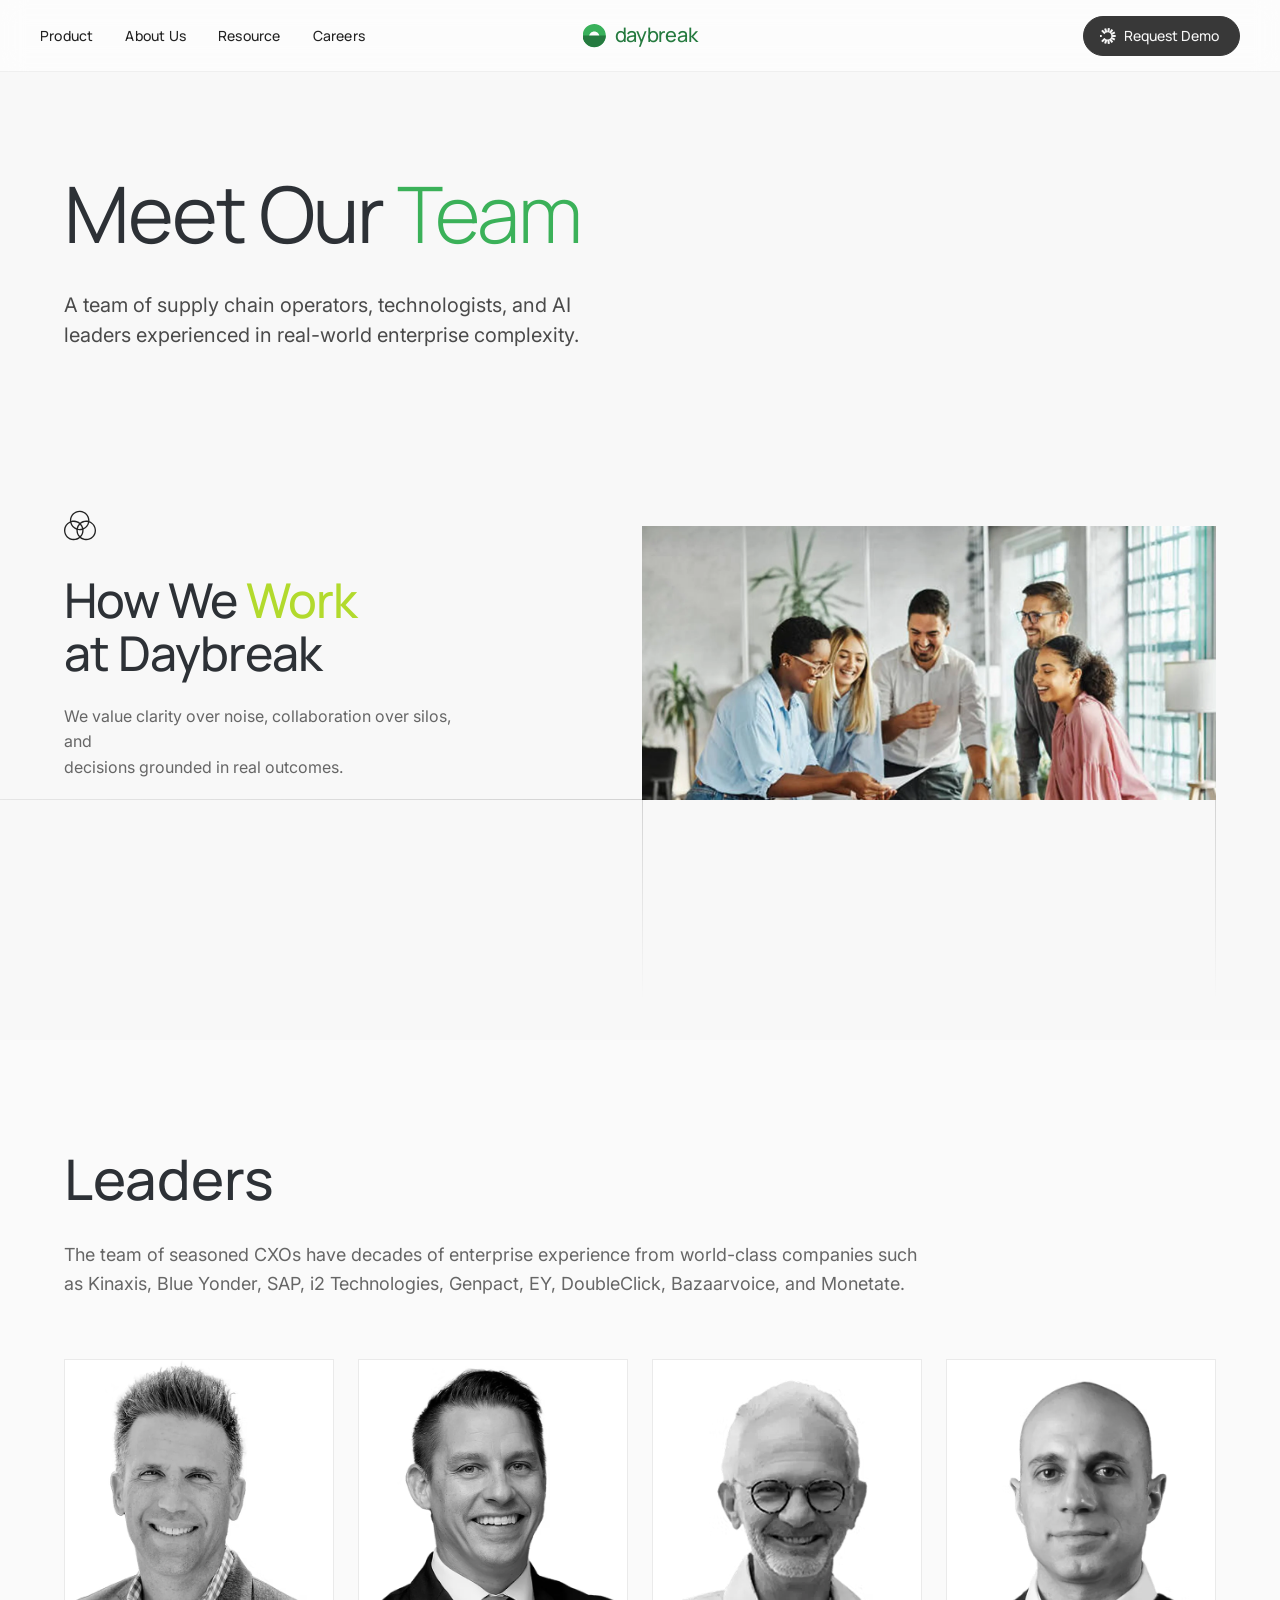
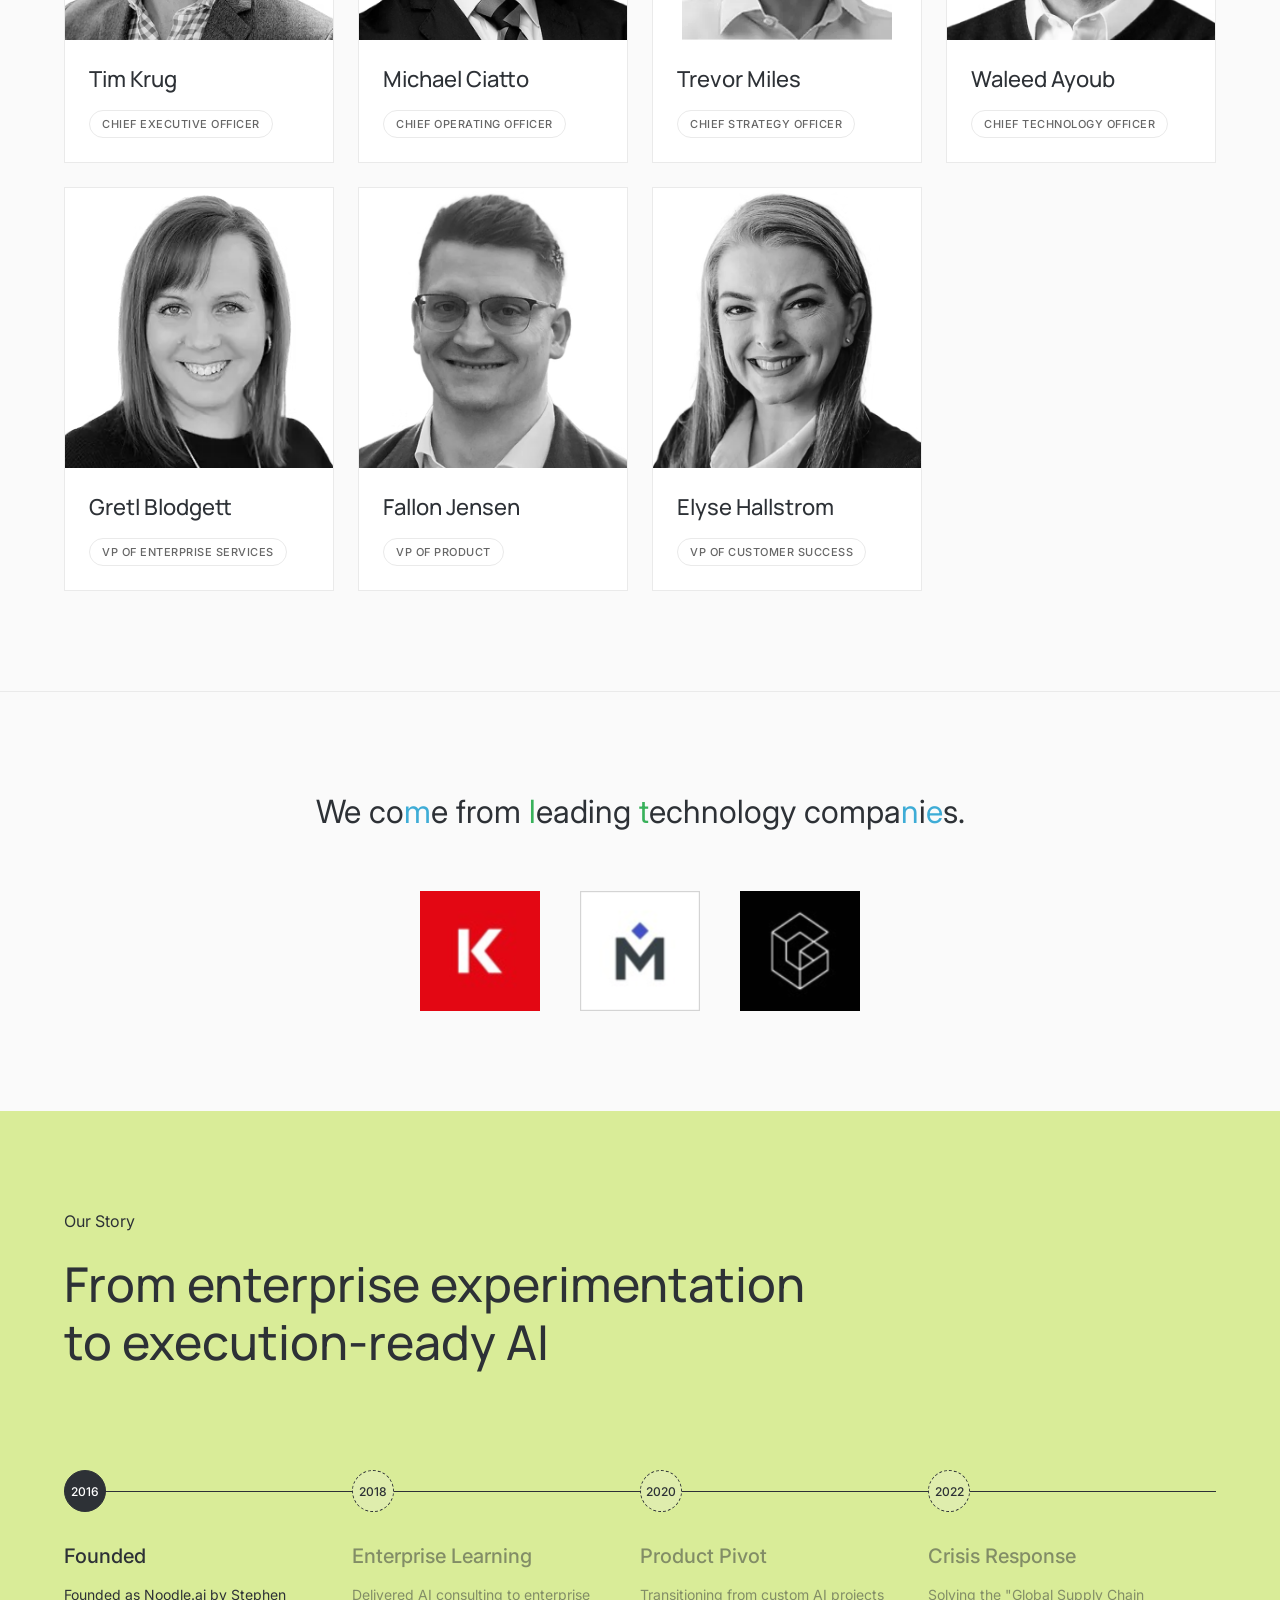
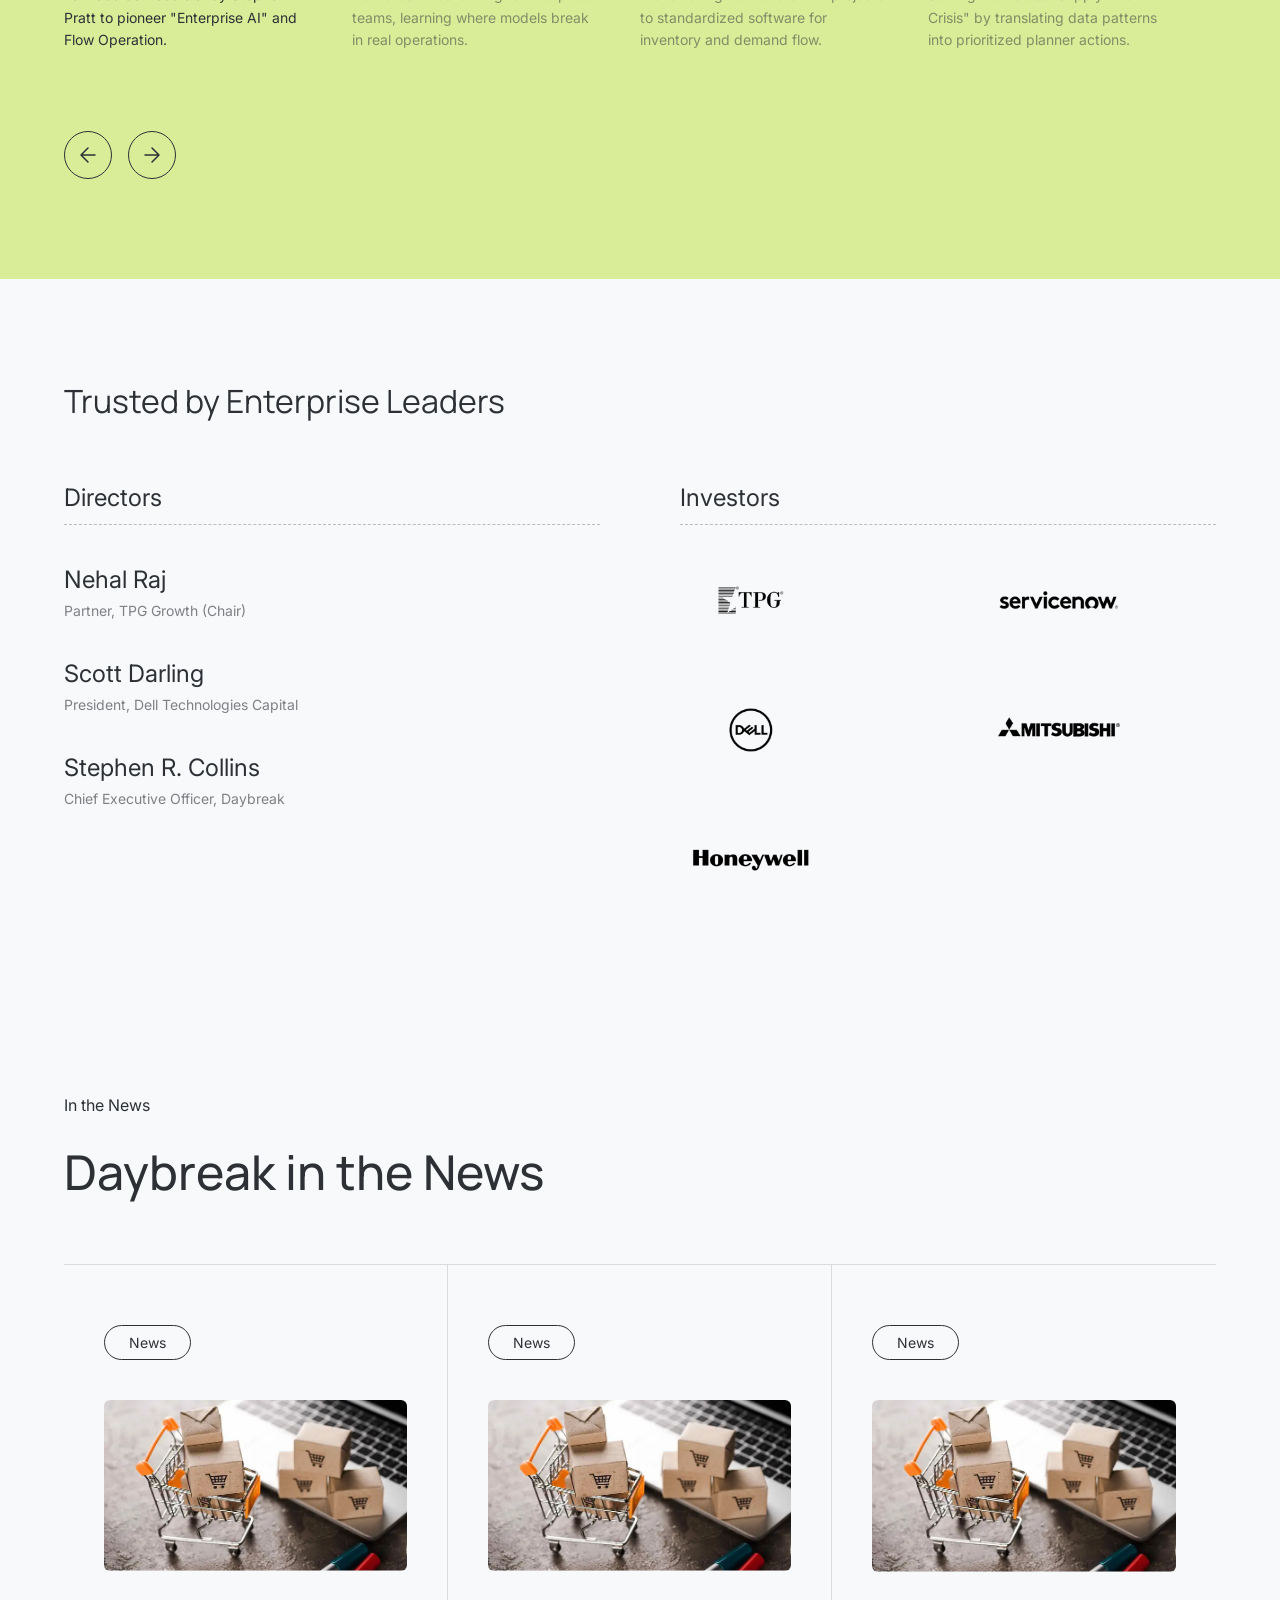
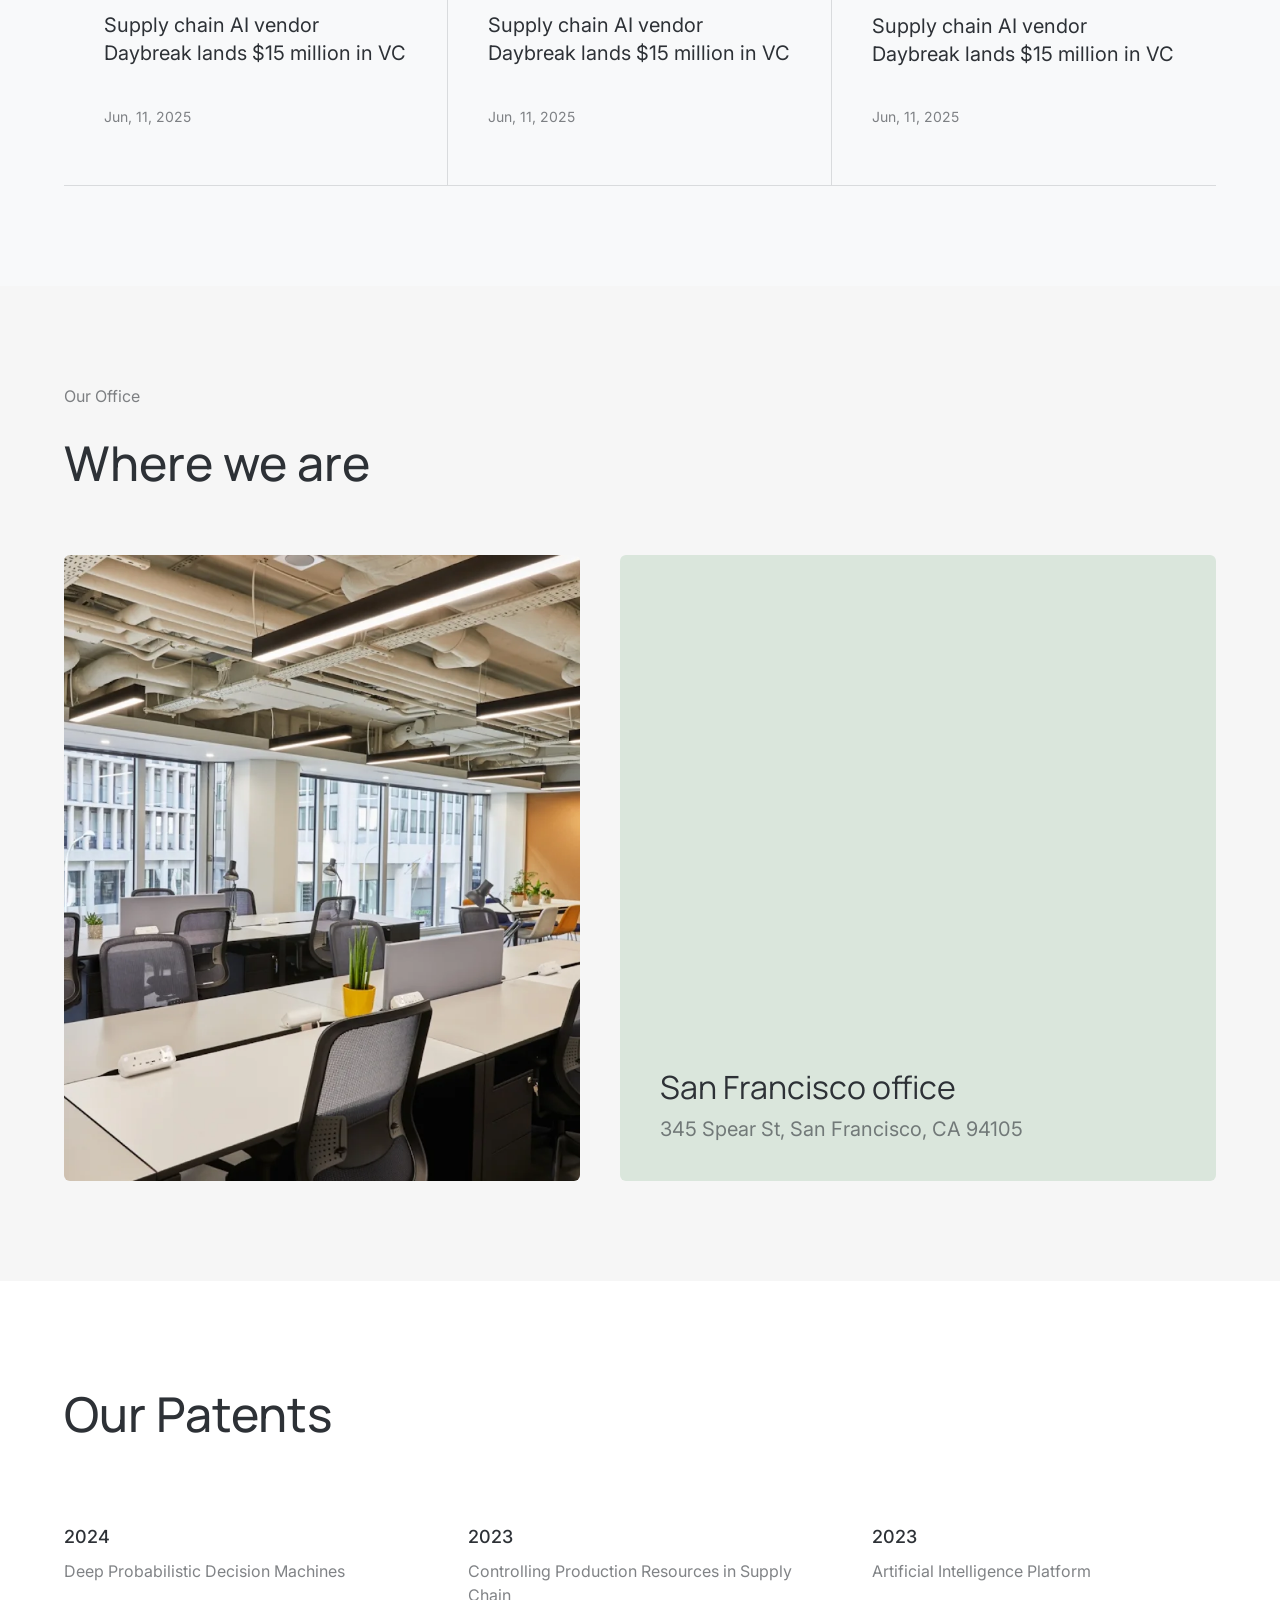
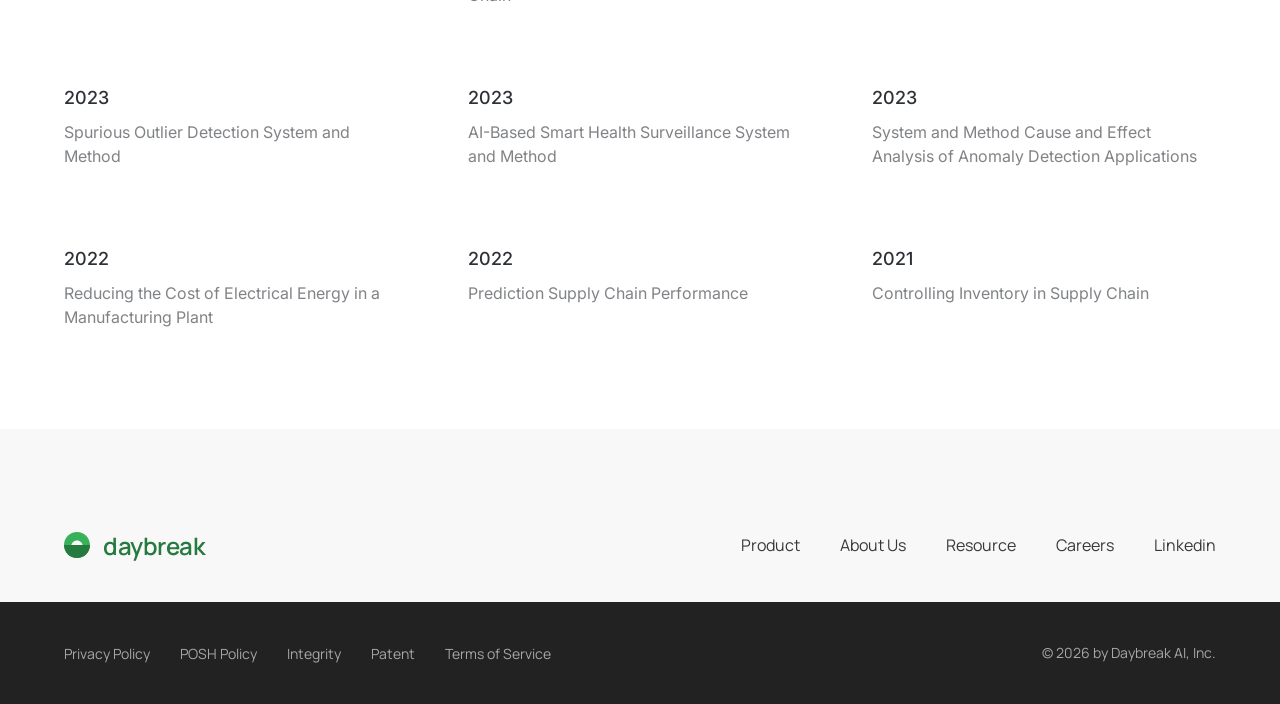
<file: about.html>
<!DOCTYPE html>
<html lang="en">

<head>
    <meta charset="UTF-8">
    <meta name="viewport" content="width=device-width, initial-scale=1.0">
    <title>Daybreak - Our Team</title>
    <link rel="preconnect" href="https://fonts.googleapis.com">
    <link rel="preconnect" href="https://fonts.gstatic.com" crossorigin>
    <link href="https://fonts.googleapis.com/css2?family=Manrope:wght@300;400;500;600;700&display=swap"
        rel="stylesheet">
    <link href="https://fonts.googleapis.com/css2?family=Inter:wght@300;400;500;600&display=swap" rel="stylesheet">
    <link rel="stylesheet" href="index.css">
    <link rel="stylesheet" href="about.css">
</head>

<body>
    <!-- Navigation Bar -->
    <nav class="navbar">

        <!-- Mobile Menu Button -->
        <button class="mobile-menu-btn" aria-label="Open mobile menu">
            <span class="hamburger-line"></span>
            <span class="hamburger-line"></span>
            <span class="hamburger-line"></span>
        </button>
        <div class="navbar-left">
            <a href="product.html" class="nav-link">Product</a>
            <!-- Dropdown Wrapper for About Us -->
            <div class="nav-dropdown-wrapper">
                <a href="vision.html" class="nav-link">About Us</a>

                <!-- The Dropdown Card -->
                <div class="nav-dropdown">
                    <!-- Item 1 -->
                    <a href="vision.html" class="nav-dropdown-item">
                        <div class="dd-item-header">
                            Vision & Mission
                        </div>
                        <p class="dd-item-desc">Our story, values and what<br>drives us forward</p>
                    </a>
                    <!-- Item 2 -->
                    <a href="about.html" class="nav-dropdown-item">
                        <div class="dd-item-header">
                            <svg class="green-dot" width="8" height="8" viewBox="0 0 8 8" fill="none"
                                xmlns="http://www.w3.org/2000/svg">
                                <circle cx="4" cy="4" r="4" fill="#39B15B" />
                            </svg>
                            Our Team
                        </div>
                        <p class="dd-item-desc">Meet the operators,<br>technologists and AI leaders</p>
                    </a>
                </div>
            </div>

            <!-- Dropdown Wrapper for Resource -->
            <div class="nav-dropdown-wrapper">
                <a href="resource.html" class="nav-link">Resource</a>

                <!-- The Dropdown Card -->
                <div class="nav-dropdown">
                    <!-- Item 1 -->
                    <a href="resource.html" class="nav-dropdown-item">
                        <div class="dd-item-header">
                            Blog
                        </div>
                        <p class="dd-item-desc">Insights, updates and<br>stories from the Daybreak<br>team</p>
                    </a>
                    <!-- Item 2 -->
                    <a href="ai-labor-model.html" class="nav-dropdown-item">
                        <div class="dd-item-header">AI Labor Model</div>
                        <p class="dd-item-desc">How AI and human work come<br>together in our framework</p>
                    </a>
                </div>
            </div>

            <a href="careers.html" class="nav-link">Careers</a>
        </div>

        <div class="navbar-center">
            <a href="index.html" class="logo-link">
                <img src="Assets/NavBar/Daybreak Logo.svg" alt="Daybreak Logo" class="logo-icon">
                <span class="logo-text">daybreak</span>
            </a>
        </div>

        <div class="navbar-right">
            <a href="#" class="btn btn-solid">
                <img src="Assets/NavBar/Dawn Logo.svg" alt="Dawn Logo" class="btn-icon">
                Request Demo
            </a>
        </div>
    </nav>

    <!-- MAIN CONTENT -->
    <main class="about-page">
        <!-- Meet Our Team Header -->
        <section class="team-header-section">
            <div class="team-header-container">
                <h1 class="team-title">Meet Our <span class="team-title-green">Team</span></h1>
                <p class="team-subtitle">A team of supply chain operators, technologists, and AI<br>leaders experienced
                    in real-world enterprise complexity.</p>
            </div>
        </section>

        <!-- How We Work Section -->
        <section class="how-we-work-section">
            <div class="how-we-work-container">
                <!-- Left Content -->
                <div class="hww-content">
                    <img src="Assets/AboutPage/Icon2.svg" alt="Icon" class="hww-icon">
                    <h2 class="hww-title">How We <span class="hww-title-green">Work</span><br>at Daybreak</h2>
                    <p class="hww-desc">We value clarity over noise, collaboration over silos, and<br>decisions grounded
                        in real outcomes.</p>
                </div>

                <!-- Right Image -->
                <div class="hww-image-col">
                    <div class="team-img-wrapper">
                        <img src="Assets/AboutPage/img3.webp" alt="Team collaborating" class="hww-image">
                        <!-- Decorative Lines -->
                        <div class="line-bottom-left-down"></div>
                        <div class="line-bottom-left-left"></div>
                        <div class="line-bottom-right-down"></div>
                    </div>
                </div>
            </div>
        </section>

        <!-- Leaders Section -->
        <section class="leaders-section">
            <div class="leaders-container">
                <div class="leaders-header">
                    <h2 class="leaders-title">Leaders</h2>
                    <p class="leaders-desc">The team of seasoned CXOs have decades of enterprise experience from
                        world-class companies such<br>as Kinaxis, Blue Yonder, SAP, i2 Technologies, Genpact, EY,
                        DoubleClick, Bazaarvoice, and Monetate.</p>
                </div>

                <div class="leaders-grid">
                    <!-- Row 1 -->
                    <div class="leader-card">
                        <img src="Assets/AboutPage/img4.webp" alt="Tim Krug" class="leader-img">
                        <div class="leader-info">
                            <h3 class="leader-name">Tim Krug</h3>
                            <span class="leader-role">CHIEF EXECUTIVE OFFICER</span>
                        </div>
                    </div>
                    <div class="leader-card">
                        <img src="Assets/AboutPage/img5.webp" alt="Michael Ciatto" class="leader-img">
                        <div class="leader-info">
                            <h3 class="leader-name">Michael Ciatto</h3>
                            <span class="leader-role">CHIEF OPERATING OFFICER</span>
                        </div>
                    </div>
                    <div class="leader-card">
                        <img src="Assets/AboutPage/img6.webp" alt="Trevor Miles" class="leader-img"
                            style="object-fit: contain; object-position: top center; background-color: #FFFFFF;">
                        <div class="leader-info">
                            <h3 class="leader-name">Trevor Miles</h3>
                            <span class="leader-role">CHIEF STRATEGY OFFICER</span>
                        </div>
                    </div>
                    <div class="leader-card">
                        <img src="Assets/AboutPage/img7.webp" alt="Waleed Ayoub" class="leader-img">
                        <div class="leader-info">
                            <h3 class="leader-name">Waleed Ayoub</h3>
                            <span class="leader-role">CHIEF TECHNOLOGY OFFICER</span>
                        </div>
                    </div>

                    <!-- Row 2 -->
                    <div class="leader-card">
                        <img src="Assets/AboutPage/img8.webp" alt="Gretl Blodgett" class="leader-img">
                        <div class="leader-info">
                            <h3 class="leader-name">Gretl Blodgett</h3>
                            <span class="leader-role">VP OF ENTERPRISE SERVICES</span>
                        </div>
                    </div>
                    <div class="leader-card">
                        <img src="Assets/AboutPage/img9.webp" alt="Fallon Jensen" class="leader-img">
                        <div class="leader-info">
                            <h3 class="leader-name">Fallon Jensen</h3>
                            <span class="leader-role">VP OF PRODUCT</span>
                        </div>
                    </div>
                    <div class="leader-card">
                        <img src="Assets/AboutPage/img10.webp" alt="Elyse Hallstrom" class="leader-img">
                        <div class="leader-info">
                            <h3 class="leader-name">Elyse Hallstrom</h3>
                            <span class="leader-role">VP OF CUSTOMER SUCCESS</span>
                        </div>
                    </div>
                </div>
            </div>
        </section>

        <!-- Tech Companies Section -->
        <section class="tech-companies-section">
            <div class="tech-container">
                <h2 class="tech-title random-color-text">We come from leading technology companies.</h2>
                <div class="tech-logos">
                    <img src="Assets/AboutPage/image%201.svg" alt="Kinaxis" class="tech-logo">
                    <img src="Assets/AboutPage/image%202.svg" alt="Monetate" class="tech-logo">
                    <img src="Assets/AboutPage/image%203.svg" alt="Genpact" class="tech-logo">
                </div>
            </div>
        </section>

        <!-- Our Story / Timeline Section -->
        <section class="our-story-section">
            <div class="story-container">
                <span class="story-subtitle">Our Story</span>
                <h2 class="story-title">From enterprise experimentation<br>to execution-ready AI</h2>

                <div class="story-timeline-container">
                    <!-- The horizontal connecting line -->
                    <div class="timeline-line"></div>

                    <div class="timeline-nodes">
                        <!-- Node 1 -->
                        <div class="timeline-node active" data-index="0">
                            <div class="node-year-wrapper">
                                <div class="node-year">2016</div>
                            </div>
                            <div class="node-content">
                                <h3 class="node-title">Founded</h3>
                                <p class="node-desc">Founded as Noodle.ai by Stephen Pratt to pioneer "Enterprise AI"
                                    and Flow Operation.</p>
                            </div>
                        </div>
                        <!-- Node 2 -->
                        <div class="timeline-node" data-index="1">
                            <div class="node-year-wrapper">
                                <div class="node-year">2018</div>
                            </div>
                            <div class="node-content">
                                <h3 class="node-title">Enterprise Learning</h3>
                                <p class="node-desc">Delivered AI consulting to enterprise teams, learning where models
                                    break in real operations.</p>
                            </div>
                        </div>
                        <!-- Node 3 -->
                        <div class="timeline-node" data-index="2">
                            <div class="node-year-wrapper">
                                <div class="node-year">2020</div>
                            </div>
                            <div class="node-content">
                                <h3 class="node-title">Product Pivot</h3>
                                <p class="node-desc">Transitioning from custom AI projects to standardized software for
                                    inventory and demand flow.</p>
                            </div>
                        </div>
                        <!-- Node 4 -->
                        <div class="timeline-node" data-index="3">
                            <div class="node-year-wrapper">
                                <div class="node-year">2022</div>
                            </div>
                            <div class="node-content">
                                <h3 class="node-title">Crisis Response</h3>
                                <p class="node-desc">Solving the "Global Supply Chain Crisis" by translating data
                                    patterns into prioritized planner actions.</p>
                            </div>
                        </div>
                    </div>
                </div>

                <div class="story-controls">
                    <button class="story-btn prev-btn" aria-label="Previous">
                        <svg width="24" height="24" viewBox="0 0 24 24" fill="none" xmlns="http://www.w3.org/2000/svg">
                            <path d="M19 12H5M5 12L12 19M5 12L12 5" stroke="#2D3136" stroke-width="1.5"
                                stroke-linecap="round" stroke-linejoin="round" />
                        </svg>
                    </button>
                    <button class="story-btn next-btn" aria-label="Next">
                        <svg width="24" height="24" viewBox="0 0 24 24" fill="none" xmlns="http://www.w3.org/2000/svg">
                            <path d="M5 12H19M19 12L12 5M19 12L12 19" stroke="#2D3136" stroke-width="1.5"
                                stroke-linecap="round" stroke-linejoin="round" />
                        </svg>
                    </button>
                </div>
            </div>
        </section>

        <!-- Trusted Leaders Section -->
        <section class="trusted-leaders-section">
            <div class="trusted-container">
                <h2 class="trusted-title">Trusted by Enterprise Leaders</h2>

                <div class="trusted-grid">
                    <!-- Directors Column -->
                    <div class="trusted-column">
                        <h3 class="trusted-col-title">Directors</h3>
                        <div class="directors-list">
                            <div class="director-item">
                                <h4 class="director-name">Nehal Raj</h4>
                                <p class="director-role">Partner, TPG Growth (Chair)</p>
                            </div>
                            <div class="director-item">
                                <h4 class="director-name">Scott Darling</h4>
                                <p class="director-role">President, Dell Technologies Capital</p>
                            </div>
                            <div class="director-item">
                                <h4 class="director-name">Stephen R. Collins</h4>
                                <p class="director-role">Chief Executive Officer, Daybreak</p>
                            </div>
                        </div>
                    </div>

                    <!-- Investors Column -->
                    <div class="trusted-column">
                        <h3 class="trusted-col-title">Investors</h3>
                        <div class="investors-list">
                            <img src="Assets/AboutPage/inv1.svg" class="investor-logo" alt="TPG">
                            <img src="Assets/AboutPage/inv4.svg" class="investor-logo" alt="ServiceNow">
                            <img src="Assets/AboutPage/inv2.svg" class="investor-logo" alt="Dell">
                            <img src="Assets/AboutPage/inv5.svg" class="investor-logo" alt="Mitsubishi">
                            <img src="Assets/AboutPage/inv3.svg" class="investor-logo" alt="Honeywell">
                        </div>
                    </div>
                </div>
            </div>
        </section>

        <!-- News Section -->
        <section class="news-section">
            <div class="news-container">
                <span class="news-subtitle">In the News</span>
                <h2 class="news-title">Daybreak in the News</h2>

                <div class="news-grid">
                    <a href="#" class="news-card">
                        <span class="news-tag">News</span>
                        <img src="Assets/AboutPage/img11.webp" alt="News Image" class="news-img">
                        <h3 class="news-card-title">Supply chain AI vendor Daybreak lands $15 million in VC</h3>
                        <p class="news-date">Jun, 11, 2025</p>
                    </a>
                    <a href="#" class="news-card">
                        <span class="news-tag">News</span>
                        <img src="Assets/AboutPage/img11.webp" alt="News Image" class="news-img">
                        <h3 class="news-card-title">Supply chain AI vendor Daybreak lands $15 million in VC</h3>
                        <p class="news-date">Jun, 11, 2025</p>
                    </a>
                    <a href="#" class="news-card">
                        <span class="news-tag">News</span>
                        <img src="Assets/AboutPage/img11.webp" alt="News Image" class="news-img">
                        <h3 class="news-card-title">Supply chain AI vendor Daybreak lands $15 million in VC</h3>
                        <p class="news-date">Jun, 11, 2025</p>
                    </a>
                </div>
            </div>
        </section>

        <!-- Our Office Section -->
        <section class="office-section">
            <div class="office-container">
                <span class="office-subtitle">Our Office</span>
                <h2 class="office-title">Where we are</h2>

                <div class="office-grid">
                    <!-- Left: Office interior photo -->
                    <div class="office-photo-wrapper">
                        <img src="Assets/AboutPage/img12.webp" alt="Daybreak Office Interior" class="office-photo">
                    </div>

                    <!-- Right: Map and address panel -->
                    <div class="office-map-panel">
                        <div class="map-wrapper">
                            <iframe
                                src="https://www.google.com/maps/embed?pb=!1m18!1m12!1m3!1d3153.218525042211!2d-122.39234602349891!3d37.78952727198188!2m3!1f0!2f0!3f0!3m2!1i1024!2i768!4f13.1!3m3!1m2!1s0x8085806478d3878b%3A0x6d9e0344d5c80658!2s345%20Spear%20St%2C%20San%20Francisco%2C%20CA%2094105!5e0!3m2!1sen!2sus!4v1709796000000!5m2!1sen!2sus"
                                width="100%" height="440" style="border:0; border-radius: 12px; display: block;"
                                allowfullscreen="" loading="lazy" referrerpolicy="no-referrer-when-downgrade"></iframe>
                        </div>
                        <div class="office-details">
                            <h3 class="office-location">San Francisco office</h3>
                            <p class="office-address">345 Spear St, San Francisco, CA 94105</p>
                        </div>
                    </div>
                </div>
            </div>
        </section>

        <!-- Our Patents Section -->
        <section class="patents-section">
            <div class="patents-container">
                <h2 class="patents-title">Our Patents</h2>

                <div class="patents-grid">
                    <div class="patent-item">
                        <span class="patent-year">2024</span>
                        <p class="patent-name">Deep Probabilistic Decision Machines</p>
                    </div>
                    <div class="patent-item">
                        <span class="patent-year">2023</span>
                        <p class="patent-name">Controlling Production Resources in Supply Chain</p>
                    </div>
                    <div class="patent-item">
                        <span class="patent-year">2023</span>
                        <p class="patent-name">Artificial Intelligence Platform</p>
                    </div>
                    <div class="patent-item">
                        <span class="patent-year">2023</span>
                        <p class="patent-name">Spurious Outlier Detection System and Method</p>
                    </div>
                    <div class="patent-item">
                        <span class="patent-year">2023</span>
                        <p class="patent-name">AI-Based Smart Health Surveillance System and Method</p>
                    </div>
                    <div class="patent-item">
                        <span class="patent-year">2023</span>
                        <p class="patent-name">System and Method Cause and Effect Analysis of Anomaly Detection
                            Applications</p>
                    </div>
                    <div class="patent-item">
                        <span class="patent-year">2022</span>
                        <p class="patent-name">Reducing the Cost of Electrical Energy in a Manufacturing Plant</p>
                    </div>
                    <div class="patent-item">
                        <span class="patent-year">2022</span>
                        <p class="patent-name">Prediction Supply Chain Performance</p>
                    </div>
                    <div class="patent-item">
                        <span class="patent-year">2021</span>
                        <p class="patent-name">Controlling Inventory in Supply Chain</p>
                    </div>
                </div>
            </div>
        </section>
    </main>

    <!-- Footer -->
    <footer class="site-footer">
        <div class="footer-top">
            <div class="footer-logo">
                <svg width="27" height="27" viewBox="0 0 27 27" fill="none" xmlns="http://www.w3.org/2000/svg"
                    class="footer-logo-svg">
                    <path
                        d="M13.0078 0C20.1919 0 26.0156 5.82367 26.0156 13.0078C26.0156 20.192 20.192 26.0156 13.0078 26.0156C5.82378 26.0155 0 20.1919 0 13.0078C2.10991e-05 5.82376 5.82379 0.0001362 13.0078 0ZM13.0059 8.45801C9.83164 8.45803 7.25805 10.9667 7.25781 14.0615C7.25781 17.1565 9.83149 19.666 13.0059 19.666C16.1802 19.666 18.7539 17.1566 18.7539 14.0615C18.7537 10.9667 16.1801 8.45801 13.0059 8.45801Z"
                        fill="#39B15B" />
                    <path
                        d="M26.0161 13.0081C26.0161 16.458 24.6456 19.7667 22.2061 22.2062C19.7666 24.6456 16.458 26.0161 13.008 26.0161C9.5581 26.0161 6.24945 24.6456 3.80997 22.2062C1.37049 19.7667 5.20928e-07 16.458 0 13.0081L13.008 13.0081L26.0161 13.0081Z"
                        fill="#257A3F" />
                </svg>
                <span class="footer-logo-text">daybreak</span>
            </div>
            <ul class="footer-nav">
                <li><a href="product.html">Product</a></li>
                <li><a href="vision.html">About Us</a></li>
                <li><a href="resource.html">Resource</a></li>
                <li><a href="careers.html">Careers</a></li>
                <li><a href="#">Linkedin</a></li>

            </ul>
        </div>
        <div class="footer-bottom">
            <ul class="footer-legal">
                <li><a href="#">Privacy Policy</a></li>
                <li><a href="#">POSH Policy</a></li>
                <li><a href="#">Integrity</a></li>
                <li><a href="#">Patent</a></li>
                <li><a href="#">Terms of Service</a></li>
            </ul>
            <div class="footer-copyright">
                © 2026 by Daybreak AI, Inc.
            </div>
        </div>
    </footer>

    <!-- Scripts -->
    <script>
        // Random Color Text Effect
        document.addEventListener("DOMContentLoaded", () => {
            const headings = document.querySelectorAll('.random-color-text');
            const brandColors = ['#39B15B', '#B2DA2D', '#257A3F', '#3EACD6'];

            headings.forEach(heading => {
                const text = heading.textContent;
                heading.innerHTML = '';

                // Wrap each character in a span
                for (let i = 0; i < text.length; i++) {
                    const char = text[i];
                    if (char === ' ') {
                        heading.appendChild(document.createTextNode(' '));
                    } else {
                        const span = document.createElement('span');
                        span.textContent = char;
                        span.style.transition = 'color 0.6s ease';
                        heading.appendChild(span);
                    }
                }

                const spans = heading.querySelectorAll('span');

                function randomizeColors() {
                    // Reset all
                    spans.forEach(s => s.style.color = '');

                    // Pick 4-6 random letters
                    const numToColor = Math.floor(Math.random() * 3) + 4;
                    for (let i = 0; i < numToColor; i++) {
                        const randomIndex = Math.floor(Math.random() * spans.length);
                        const randomColor = brandColors[Math.floor(Math.random() * brandColors.length)];
                        spans[randomIndex].style.color = randomColor;
                    }
                }

                // Trigger interval
                setInterval(randomizeColors, 1500);
                randomizeColors(); // initial call
            });

            // Timeline Controls
            const tNodes = document.querySelectorAll('.timeline-node');
            const prevBtn = document.querySelector('.prev-btn');
            const nextBtn = document.querySelector('.next-btn');
            let currentTimelineIndex = 0;

            if (tNodes.length > 0) {
                function updateTimeline() {
                    tNodes.forEach((node, index) => {
                        if (index === currentTimelineIndex) {
                            node.classList.add('active');
                        } else {
                            node.classList.remove('active');
                        }
                    });
                }

                // Click on year bubble to activate that milestone (desktop + mobile)
                tNodes.forEach((node, idx) => {
                    const yearEl = node.querySelector('.node-year');
                    if (yearEl) {
                        yearEl.addEventListener('click', () => {
                            currentTimelineIndex = idx;
                            updateTimeline();
                        });
                    }
                });

                prevBtn.addEventListener('click', () => {
                    currentTimelineIndex = (currentTimelineIndex > 0) ? currentTimelineIndex - 1 : tNodes.length - 1;
                    updateTimeline();
                });

                nextBtn.addEventListener('click', () => {
                    currentTimelineIndex = (currentTimelineIndex < tNodes.length - 1) ? currentTimelineIndex + 1 : 0;
                    updateTimeline();
                });
            }
        });
    </script>

    <!-- Mobile Navigation Overlay -->
    <div class="mobile-nav-overlay">
        <div class="mobile-nav-header">
            <span class="logo-text"
                style="color: #257A3F; font-size: 20px; font-weight: 500; letter-spacing: -0.3px;">daybreak</span>
            <button class="mobile-nav-close">&times;</button>
        </div>
        <div class="mobile-nav-body">
            <a href="product.html" class="mobile-nav-link">Product</a>
            <div class="mobile-nav-group">
                <button class="mobile-nav-toggle">About Us <span class="toggle-icon">+</span></button>
                <div class="mobile-nav-dropdown">
                    <a href="vision.html" class="mobile-nav-sublink">Vision & Mission</a>
                    <a href="about.html" class="mobile-nav-sublink">Our Team</a>
                </div>
            </div>
            <div class="mobile-nav-group">
                <button class="mobile-nav-toggle">Resource <span class="toggle-icon">+</span></button>
                <div class="mobile-nav-dropdown">
                    <a href="resource.html" class="mobile-nav-sublink">Blog</a>
                    <a href="ai-labor-model.html" class="mobile-nav-sublink">AI Labor Model</a>
                </div>
            </div>
            <a href="careers.html" class="mobile-nav-link">Careers</a>

        </div>
    </div>
    <script src="mobile-nav.js"></script>
</body>

</html>
</file>
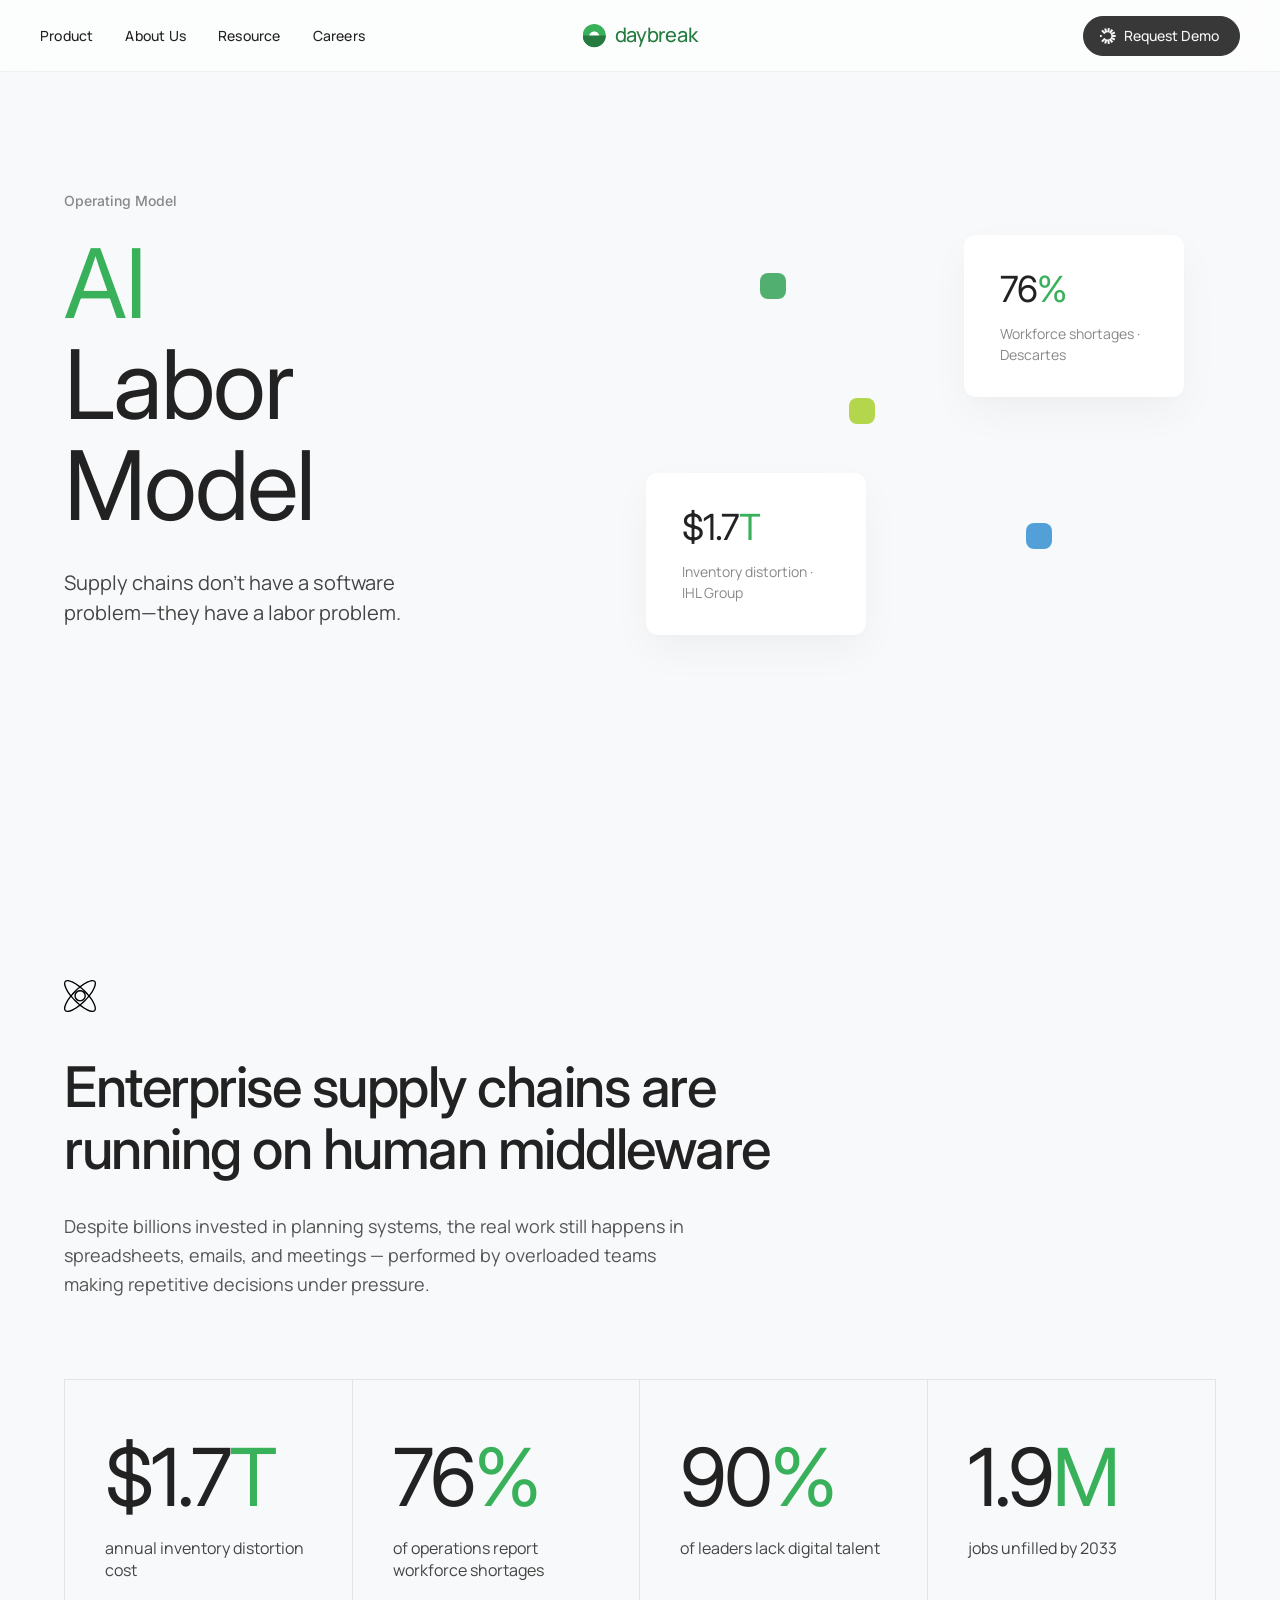
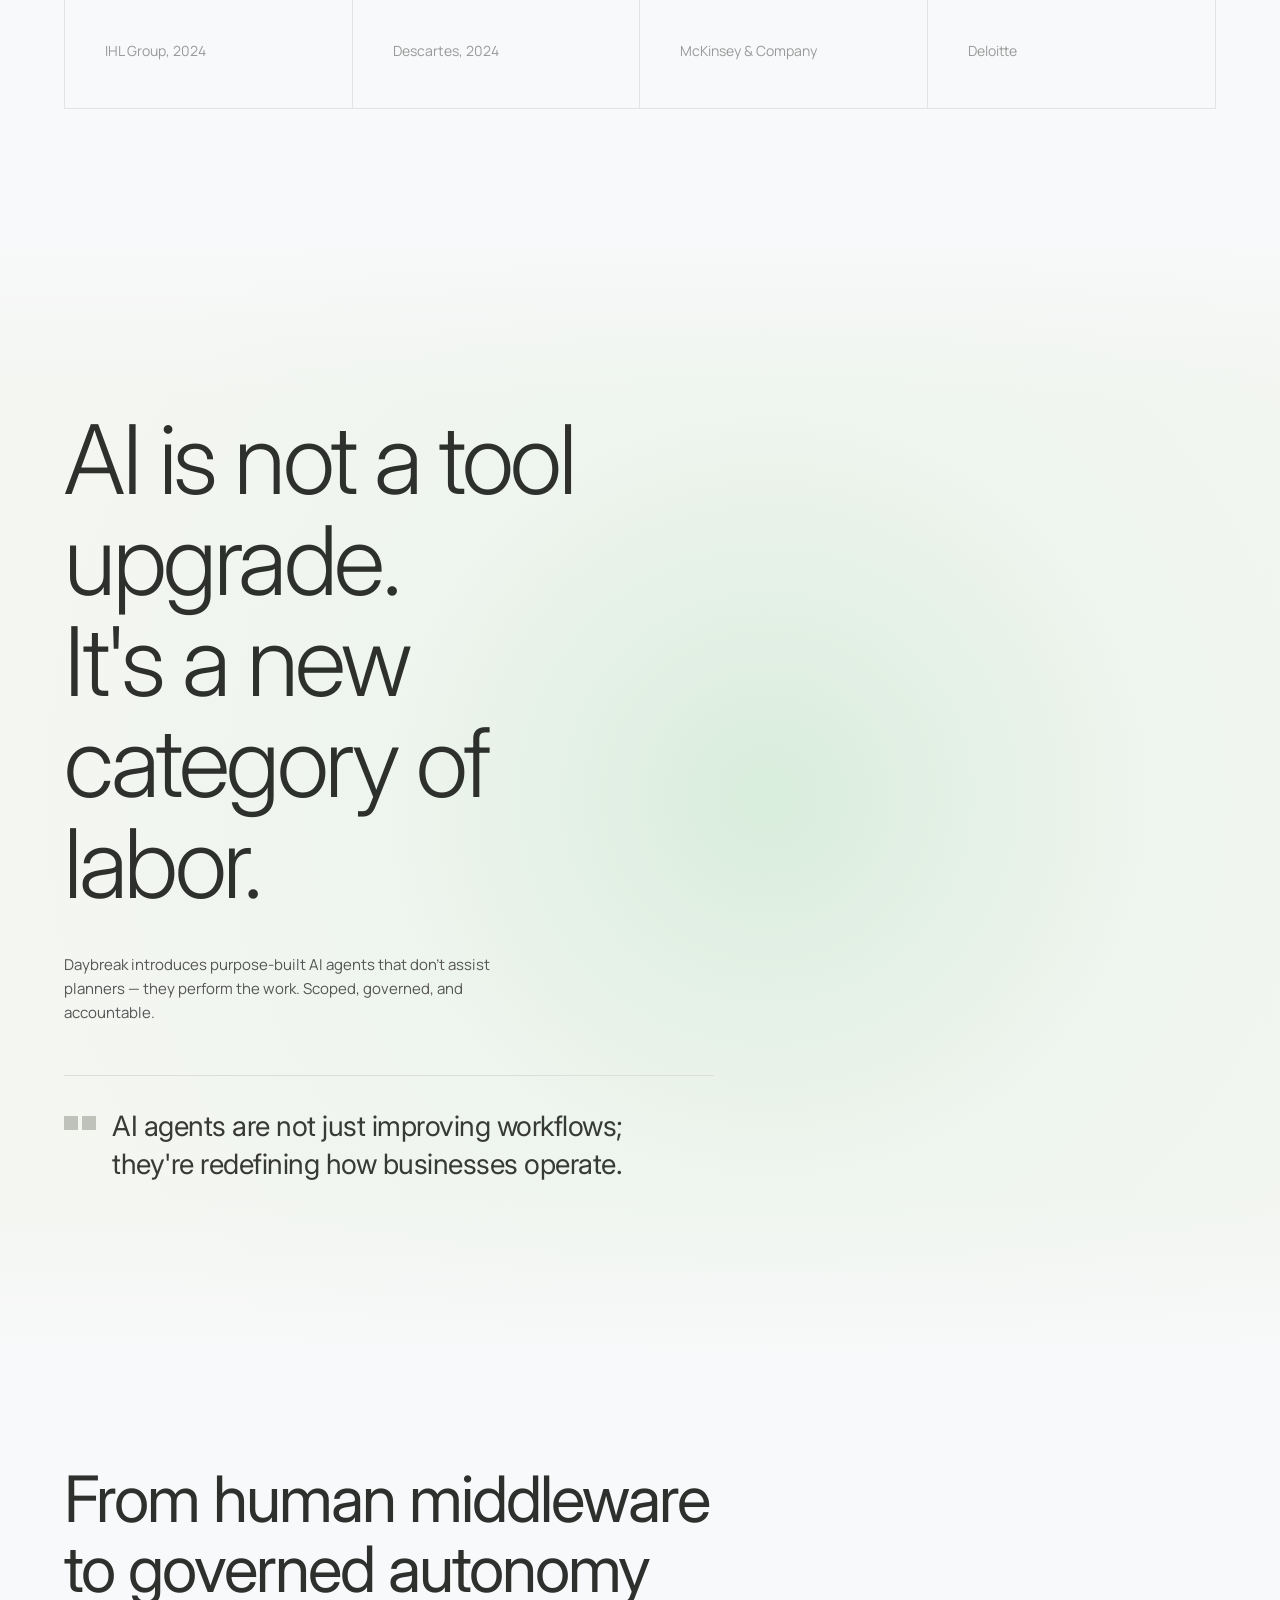
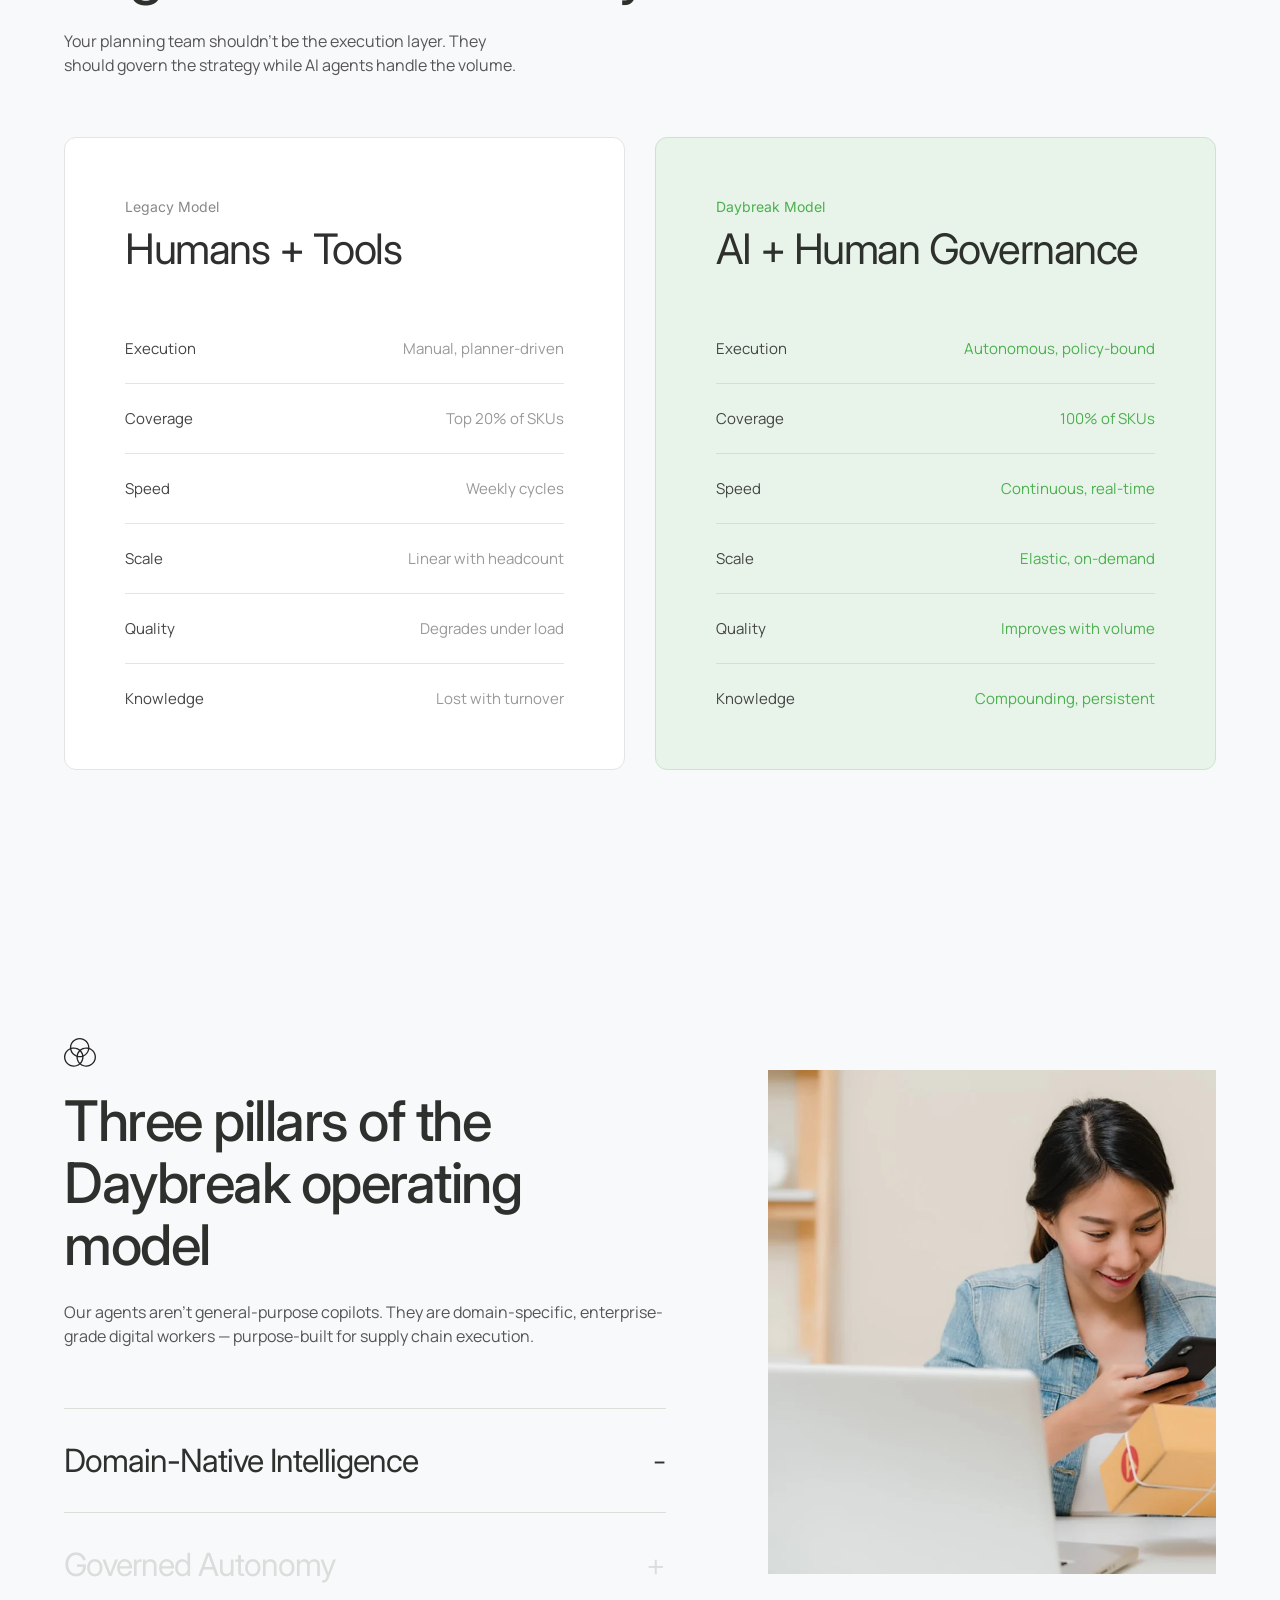
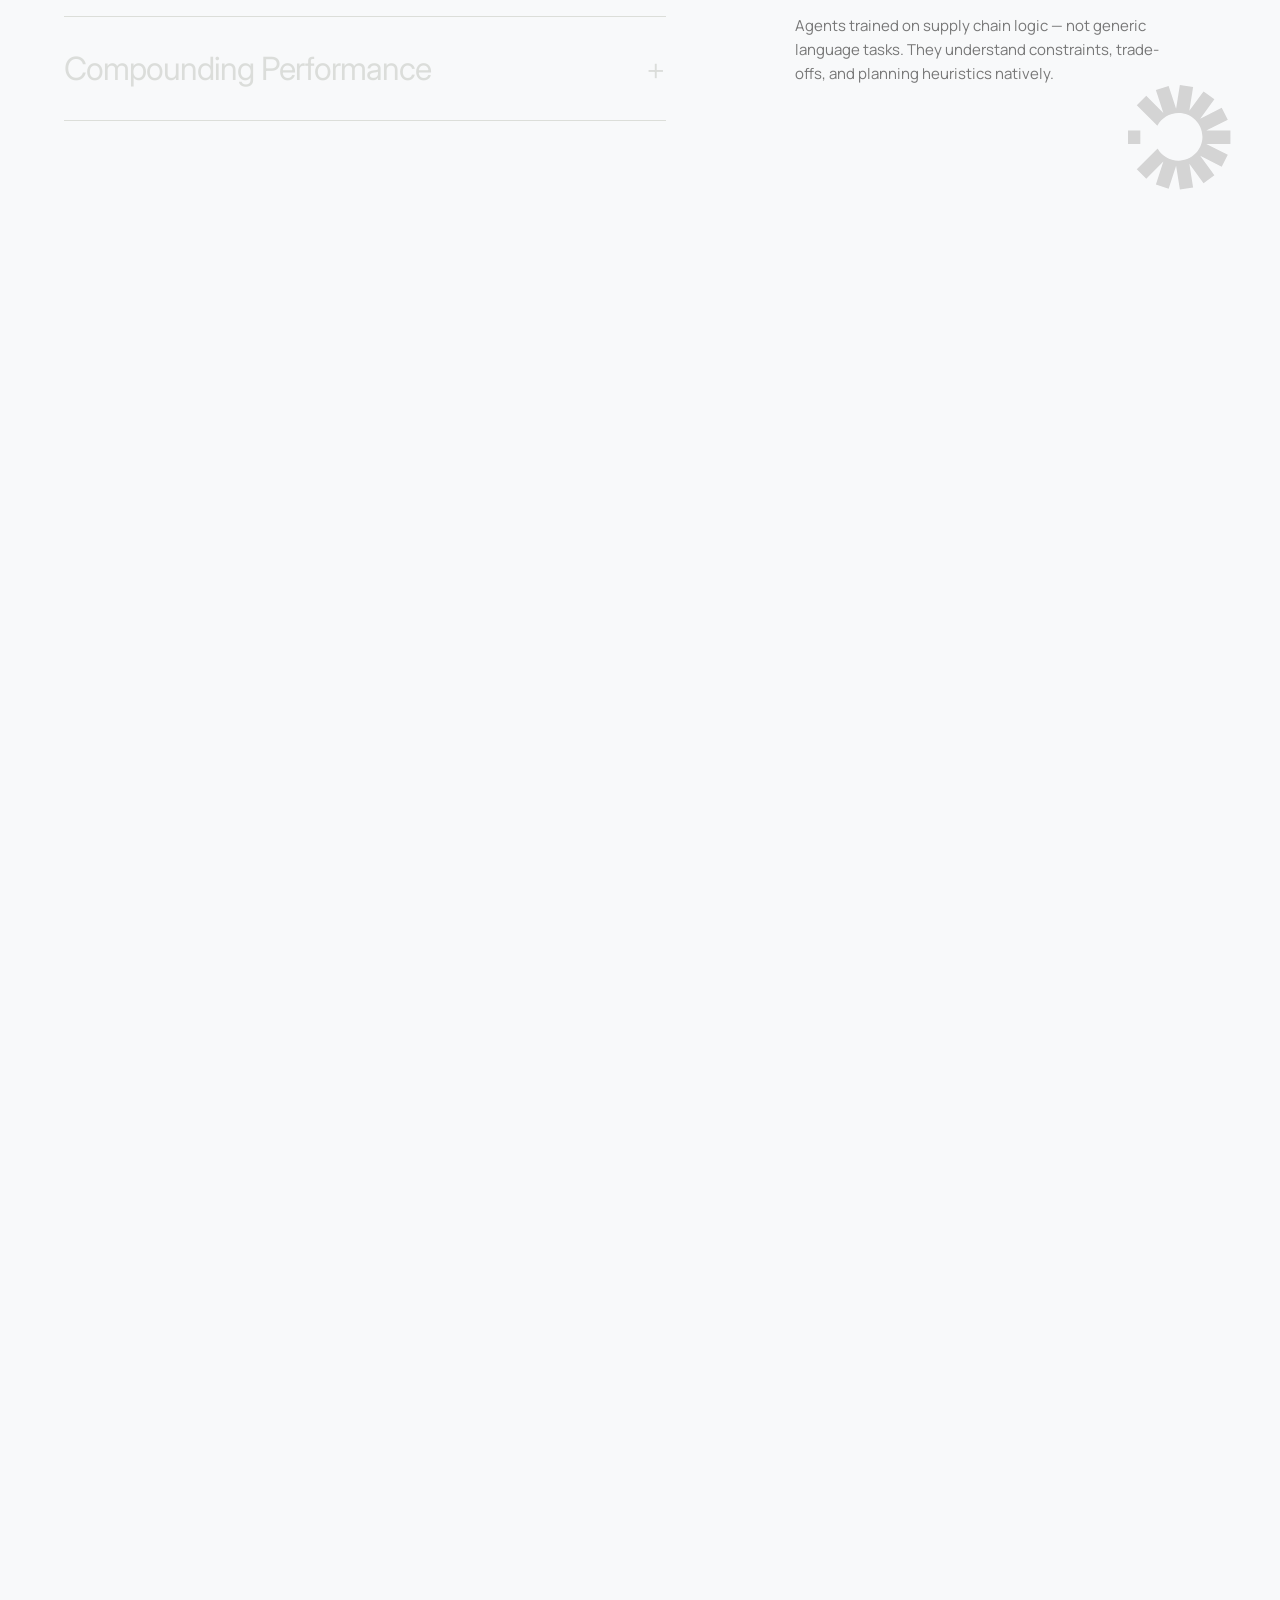
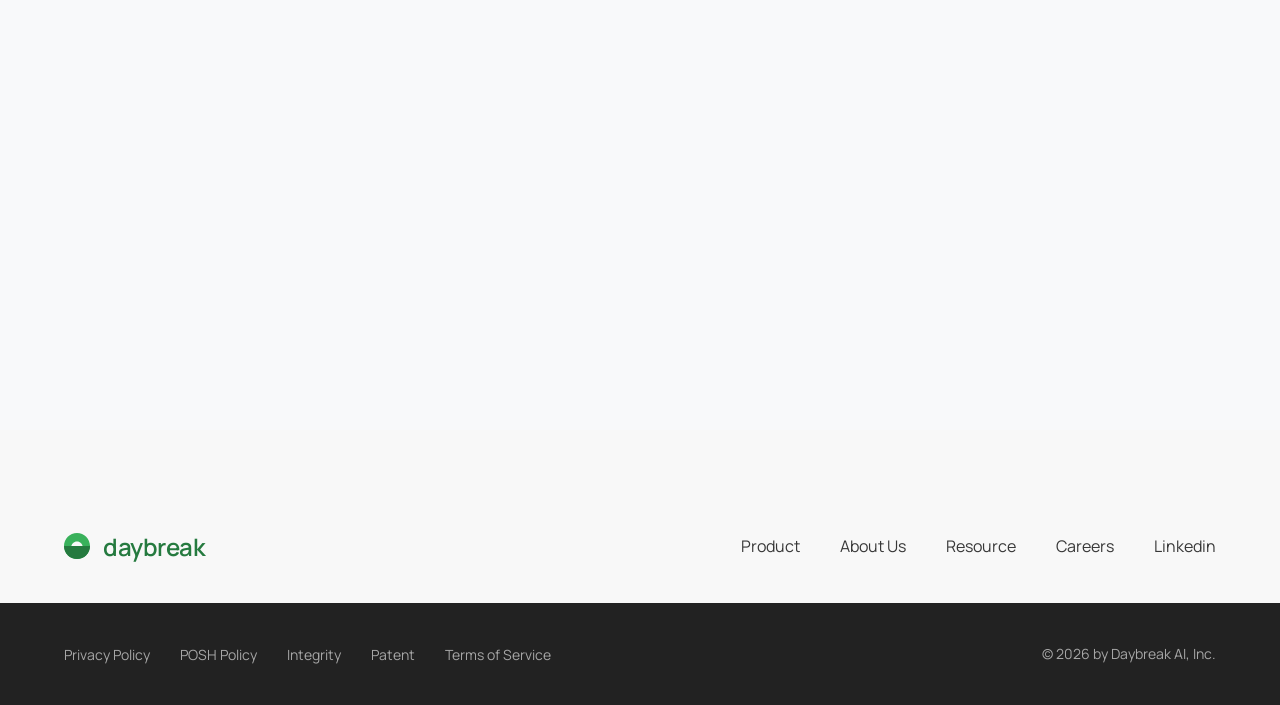
<file: ai-labor-model.html>
<!DOCTYPE html>
<html lang="en">

<head>
    <meta charset="UTF-8">
    <meta name="viewport" content="width=device-width, initial-scale=1.0">
    <title>Daybreak - AI Labor Model</title>
    <link rel="preconnect" href="https://fonts.googleapis.com">
    <link rel="preconnect" href="https://fonts.gstatic.com" crossorigin>
    <link href="https://fonts.googleapis.com/css2?family=Manrope:wght@400;500;600;700&display=swap" rel="stylesheet">
    <link href="https://fonts.googleapis.com/css2?family=Inter:wght@400;500;600&display=swap" rel="stylesheet">
    <link rel="stylesheet" href="index.css">
    <link rel="stylesheet" href="ai-labor-model.css">
</head>

<body>
    <!-- Navigation Bar -->
    <nav class="navbar">

        <!-- Mobile Menu Button -->
        <button class="mobile-menu-btn" aria-label="Open mobile menu">
            <span class="hamburger-line"></span>
            <span class="hamburger-line"></span>
            <span class="hamburger-line"></span>
        </button>
        <div class="navbar-left">
            <a href="product.html" class="nav-link">Product</a>
            <!-- Dropdown Wrapper for About Us -->
            <div class="nav-dropdown-wrapper">
                <a href="vision.html" class="nav-link">About Us</a>

                <!-- The Dropdown Card -->
                <div class="nav-dropdown">
                    <!-- Item 1 -->
                    <a href="vision.html" class="nav-dropdown-item">
                        <div class="dd-item-header">
                            Vision & Mission
                        </div>
                        <p class="dd-item-desc">Our story, values and what<br>drives us forward</p>
                    </a>
                    <!-- Item 2 -->
                    <a href="about.html" class="nav-dropdown-item">
                        <div class="dd-item-header">
                            Our Team
                        </div>
                        <p class="dd-item-desc">Meet the operators,<br>technologists and AI leaders</p>
                    </a>
                </div>
            </div>

            <!-- Dropdown Wrapper for Resource -->
            <div class="nav-dropdown-wrapper">
                <a href="resource.html" class="nav-link">Resource</a>

                <!-- The Dropdown Card -->
                <div class="nav-dropdown">
                    <!-- Item 1 -->
                    <a href="resource.html" class="nav-dropdown-item">
                        <div class="dd-item-header">
                            Blog
                        </div>
                        <p class="dd-item-desc">Insights, updates and<br>stories from the Daybreak<br>team</p>
                    </a>
                    <!-- Item 2 -->
                    <a href="ai-labor-model.html" class="nav-dropdown-item">
                        <div class="dd-item-header">
                            <svg class="green-dot" width="8" height="8" viewBox="0 0 8 8" fill="none"
                                xmlns="http://www.w3.org/2000/svg">
                                <circle cx="4" cy="4" r="4" fill="#39B15B" />
                            </svg>
                            AI Labor Model
                        </div>
                        <p class="dd-item-desc">How AI and human work come<br>together in our framework</p>
                    </a>
                </div>
            </div>

            <a href="careers.html" class="nav-link">Careers</a>
        </div>

        <div class="navbar-center">
            <a href="index.html" class="logo-link">
                <img src="Assets/NavBar/Daybreak Logo.svg" alt="Daybreak Logo" class="logo-icon">
                <span class="logo-text">daybreak</span>
            </a>
        </div>

        <div class="navbar-right">
            <a href="#" class="btn btn-solid">
                <img src="Assets/NavBar/Dawn Logo.svg" alt="Dawn Logo" class="btn-icon">
                Request Demo
            </a>
        </div>
    </nav>

    <!-- =========================================
         AI LABOR MODEL SECTION 1: Hero Visuals
         ========================================= -->
    <section class="alm-hero">
        <!-- Left Text Content -->
        <div class="alm-hero-left">
            <span class="alm-pretitle">Operating Model</span>
            <h1 class="alm-title"><span class="color-green">AI</span><br>Labor<br>Model</h1>
            <p class="alm-subtitle">Supply chains don't have a software<br>problem—they have a labor problem.</p>
        </div>

        <!-- Right Floating Animations -->
        <div class="alm-hero-right">
            <!-- Animated flowing lines -->
            <div class="alm-lines">
                <div class="alm-line green"></div>
                <div class="alm-line lime"></div>
                <div class="alm-line blue"></div>
            </div>

            <!-- Pulsing Squints -->
            <div class="alm-squint green"></div>
            <div class="alm-squint blue"></div>
            <div class="alm-squint lime"></div>

            <!-- Floating Data Cards -->
            <div class="alm-stat-card top-right">
                <div class="alm-stat-val">76<span class="color-green">%</span></div>
                <div class="alm-stat-desc">Workforce shortages ·<br>Descartes</div>
            </div>

            <div class="alm-stat-card bottom-left">
                <div class="alm-stat-val">$1.7<span class="color-green">T</span></div>
                <div class="alm-stat-desc">Inventory distortion ·<br>IHL Group</div>
            </div>
        </div>
    </section>

    <!-- =========================================
         AI LABOR MODEL SECTION 2: Human Middleware
         ========================================= -->
    <section class="alm-middleware">
        <div class="alm-middleware-container">
            <img src="Assets/ResourcePage/Icon.svg" alt="Icon" class="alm-mw-icon">
            <h2 class="alm-mw-title">Enterprise supply chains are<br>running on human middleware</h2>
            <p class="alm-mw-desc">Despite billions invested in planning systems, the real work still happens
                in<br>spreadsheets, emails, and meetings — performed by overloaded teams<br>making repetitive decisions
                under pressure.</p>

            <div class="alm-mw-grid">
                <div class="alm-mw-card">
                    <div class="mw-card-val">$1.7<span class="color-green">T</span></div>
                    <div class="mw-card-desc">annual inventory distortion cost</div>
                    <div class="mw-card-source">IHL Group, 2024</div>
                </div>
                <div class="alm-mw-card">
                    <div class="mw-card-val">76<span class="color-green">%</span></div>
                    <div class="mw-card-desc">of operations report<br>workforce shortages</div>
                    <div class="mw-card-source">Descartes, 2024</div>
                </div>
                <div class="alm-mw-card">
                    <div class="mw-card-val">90<span class="color-green">%</span></div>
                    <div class="mw-card-desc">of leaders lack digital talent</div>
                    <div class="mw-card-source">McKinsey & Company</div>
                </div>
                <div class="alm-mw-card">
                    <div class="mw-card-val">1.9<span class="color-green">M</span></div>
                    <div class="mw-card-desc">jobs unfilled by 2033</div>
                    <div class="mw-card-source">Deloitte</div>
                </div>
            </div>
        </div>
    </section>

    <!-- =========================================
         AI LABOR MODEL SECTION 3: Category of Labor
         ========================================= -->
    <section class="alm-category-labor">
        <div class="alm-category-container">
            <h2 class="alm-cat-title">AI is not a tool<br>upgrade.<br>It's a new<br>category of<br>labor.</h2>
            <p class="alm-cat-desc">Daybreak introduces purpose-built AI agents that don't assist<br>planners — they
                perform the work. Scoped, governed, and<br>accountable.</p>

            <div class="alm-cat-divider"></div>

            <div class="alm-cat-footer">
                <div class="alm-cat-squares">
                    <span></span><span></span>
                </div>
                <p class="alm-cat-footer-text">AI agents are not just improving workflows;<br>they're redefining how
                    businesses operate.</p>
            </div>
        </div>
    </section>

    <!-- =========================================
         AI LABOR MODEL SECTION 4: Governed Autonomy
         ========================================= -->
    <section class="alm-governance">
        <div class="alm-gov-container">
            <h2 class="alm-gov-title">From human middleware<br>to governed autonomy</h2>
            <p class="alm-gov-desc">Your planning team shouldn't be the execution layer. They<br>should govern the
                strategy while AI agents handle the volume.</p>

            <div class="alm-gov-cards">
                <!-- Left Card: Legacy -->
                <div class="alm-gov-card legacy-card">
                    <div class="gov-card-header">
                        <span class="gov-label legacy-label">Legacy Model</span>
                        <h3 class="gov-card-title">Humans + Tools</h3>
                    </div>
                    <ul class="gov-features">
                        <li>
                            <span class="gov-feature-name">Execution</span>
                            <span class="gov-feature-val legacy-val">Manual, planner-driven</span>
                        </li>
                        <li>
                            <span class="gov-feature-name">Coverage</span>
                            <span class="gov-feature-val legacy-val">Top 20% of SKUs</span>
                        </li>
                        <li>
                            <span class="gov-feature-name">Speed</span>
                            <span class="gov-feature-val legacy-val">Weekly cycles</span>
                        </li>
                        <li>
                            <span class="gov-feature-name">Scale</span>
                            <span class="gov-feature-val legacy-val">Linear with headcount</span>
                        </li>
                        <li>
                            <span class="gov-feature-name">Quality</span>
                            <span class="gov-feature-val legacy-val">Degrades under load</span>
                        </li>
                        <li>
                            <span class="gov-feature-name">Knowledge</span>
                            <span class="gov-feature-val legacy-val">Lost with turnover</span>
                        </li>
                    </ul>
                </div>

                <!-- Right Card: Daybreak -->
                <div class="alm-gov-card daybreak-card">
                    <div class="gov-card-header">
                        <span class="gov-label daybreak-label">Daybreak Model</span>
                        <h3 class="gov-card-title">AI + Human Governance</h3>
                    </div>
                    <ul class="gov-features">
                        <li>
                            <span class="gov-feature-name">Execution</span>
                            <span class="gov-feature-val daybreak-val">Autonomous, policy-bound</span>
                        </li>
                        <li>
                            <span class="gov-feature-name">Coverage</span>
                            <span class="gov-feature-val daybreak-val">100% of SKUs</span>
                        </li>
                        <li>
                            <span class="gov-feature-name">Speed</span>
                            <span class="gov-feature-val daybreak-val">Continuous, real-time</span>
                        </li>
                        <li>
                            <span class="gov-feature-name">Scale</span>
                            <span class="gov-feature-val daybreak-val">Elastic, on-demand</span>
                        </li>
                        <li>
                            <span class="gov-feature-name">Quality</span>
                            <span class="gov-feature-val daybreak-val">Improves with volume</span>
                        </li>
                        <li>
                            <span class="gov-feature-name">Knowledge</span>
                            <span class="gov-feature-val daybreak-val">Compounding, persistent</span>
                        </li>
                    </ul>
                </div>
            </div>
        </div>
    </section>

    <!-- =========================================
         AI LABOR MODEL SECTION 5: Three Pillars (Sticky Scroll)
         ========================================= -->
    <section class="alm-pillars-section" id="alm-pillars">

        <div class="alm-pillars-sticky">

            <div class="alm-pillars-grid">

                <!-- Left Column: Content & Rotating Icon -->
                <div class="alm-pillars-left">
                    <img src="Assets/ResourcePage/Icon2.svg" alt="Pillars Icon" class="alm-pillars-icon">
                    <h2 class="alm-pillars-title">Three pillars of the<br>Daybreak operating model</h2>
                    <p class="alm-pillars-desc">Our agents aren't general-purpose copilots. They are domain-specific,
                        enterprise-<br>grade digital workers — purpose-built for supply chain execution.</p>

                    <!-- The Interactive Index (Replaces accordion) -->
                    <ul class="alm-pillars-nav">
                        <li class="alm-nav-item is-active" data-index="0">
                            <span class="alm-nav-title">Domain-Native Intelligence</span>
                            <span class="alm-nav-icon">-</span>
                            <span class="alm-nav-inline-desc">Agents trained on supply chain logic — not generic
                                language tasks. They understand constraints, trade-offs, and planning heuristics
                                natively.</span>
                        </li>
                        <li class="alm-nav-item" data-index="1">
                            <span class="alm-nav-title">Governed Autonomy</span>
                            <span class="alm-nav-icon">+</span>
                            <span class="alm-nav-inline-desc">Every autonomous decision happens within a defined
                                boundary. Planners set thresholds, review exceptions, and maintain full audit trails —
                                so speed never comes at the cost of control.</span>
                        </li>
                        <li class="alm-nav-item" data-index="2">
                            <span class="alm-nav-title">Compounding Performance</span>
                            <span class="alm-nav-icon">+</span>
                            <span class="alm-nav-inline-desc">Each decision cycle generates labeled history. Dawn learns
                                from outcomes, refines its judgment over time, and continuously improves forecast
                                accuracy without manual retraining.</span>
                        </li>
                    </ul>
                </div>

                <!-- Right Column: Images & Text -->
                <div class="alm-pillars-right">
                    <!-- Image Stack -->
                    <div class="alm-pillars-img-stack">
                        <div class="alm-pillar-img-wrapper is-active" data-index="0">
                            <img src="Assets/ResourcePage/img3.webp" alt="Supply chain planner using mobile device"
                                class="alm-pillar-img">
                        </div>
                        <div class="alm-pillar-img-wrapper" data-index="1">
                            <img src="Assets/ResourcePage/img3.webp" alt="Governed Autonomy" class="alm-pillar-img">
                        </div>
                        <div class="alm-pillar-img-wrapper" data-index="2">
                            <img src="Assets/ResourcePage/img3.webp" alt="Compounding Performance"
                                class="alm-pillar-img">
                        </div>
                    </div>

                    <!-- Text Stack under images -->
                    <div class="alm-pillars-text-stack">
                        <div class="alm-pillar-text is-active" data-index="0">
                            <p>Agents trained on supply chain logic — not generic language tasks. They understand
                                constraints, trade-offs, and planning heuristics natively.</p>
                        </div>
                        <div class="alm-pillar-text" data-index="1">
                            <p>Every autonomous decision happens within a defined boundary. Planners set thresholds,
                                review exceptions, and maintain full audit trails — so speed never comes at the cost of
                                control.</p>
                        </div>
                        <div class="alm-pillar-text" data-index="2">
                            <p>Each decision cycle generates labeled history. Dawn learns from outcomes, refines its
                                judgment over time, and continuously improves forecast accuracy without manual
                                retraining.</p>
                        </div>
                    </div>

                    <!-- Bottom right decorative spinner (moved to bottom of right column) -->
                    <img src="Assets/ResourcePage/Icon3.svg" alt="Loading Spinner" class="alm-pillar-spinner"
                        id="alm-rotation-icon">
                </div>

            </div>

        </div>
    </section>

    <!-- =========================================
         SECTION 9: Footer
         ========================================= -->
    <footer class="site-footer">
        <!-- Top Tier -->
        <div class="footer-top">
            <div class="footer-logo">
                <svg width="27" height="27" viewBox="0 0 27 27" fill="none" xmlns="http://www.w3.org/2000/svg"
                    class="footer-logo-svg">
                    <path
                        d="M13.0078 0C20.1919 0 26.0156 5.82367 26.0156 13.0078C26.0156 20.192 20.192 26.0156 13.0078 26.0156C5.82378 26.0155 0 20.1919 0 13.0078C2.10991e-05 5.82376 5.82379 0.0001362 13.0078 0ZM13.0059 8.45801C9.83164 8.45803 7.25805 10.9667 7.25781 14.0615C7.25781 17.1565 9.83149 19.666 13.0059 19.666C16.1802 19.666 18.7539 17.1566 18.7539 14.0615C18.7537 10.9667 16.1801 8.45801 13.0059 8.45801Z"
                        fill="#39B15B" />
                    <path
                        d="M26.0161 13.0081C26.0161 16.458 24.6456 19.7667 22.2061 22.2062C19.7666 24.6456 16.458 26.0161 13.008 26.0161C9.5581 26.0161 6.24945 24.6456 3.80997 22.2062C1.37049 19.7667 5.20928e-07 16.458 0 13.0081L13.008 13.0081L26.0161 13.0081Z"
                        fill="#257A3F" />
                </svg>
                <span class="footer-logo-text">daybreak</span>
            </div>

            <ul class="footer-nav">
                <li><a href="product.html">Product</a></li>
                <li><a href="vision.html">About Us</a></li>
                <li><a href="resource.html">Resource</a></li>
                <li><a href="careers.html">Careers</a></li>
                <li><a href="#">Linkedin</a></li>
            </ul>
        </div>

        <!-- Bottom Tier -->
        <div class="footer-bottom">
            <ul class="footer-legal">
                <li><a href="#">Privacy Policy</a></li>
                <li><a href="#">POSH Policy</a></li>
                <li><a href="#">Integrity</a></li>
                <li><a href="#">Patent</a></li>
                <li><a href="#">Terms of Service</a></li>
            </ul>
            <div class="footer-copyright">
                &copy; 2026 by Daybreak AI, Inc.
            </div>
        </div>
    </footer>

    <!-- =========================================
         GLOBAL: Request Demo Modal
         ========================================= -->
    <div class="demo-modal-wrapper" id="requestDemoModal">
        <div class="demo-modal-content">
            <!-- Left Branding Side -->
            <div class="demo-modal-left">
                <img src="Assets/NavBar/Daybreak Logo.svg" alt="Daybreak Logo" class="modal-logo">
                <h2 class="modal-title">See Daybreak<br>in Action</h2>
            </div>

            <!-- Right Form Side -->
            <div class="demo-modal-right">
                <button class="modal-close-btn" id="closeModalBtn">&times;</button>

                <form class="demo-form" id="demoForm">
                    <div class="form-group">
                        <label for="fullName">Full Name</label>
                        <input type="text" id="fullName" name="fullName" required placeholder="Jane Doe">
                    </div>

                    <div class="form-group">
                        <label for="workEmail">Work Email</label>
                        <input type="email" id="workEmail" name="workEmail" required placeholder="jane@company.com">
                    </div>

                    <div class="form-group">
                        <label for="companyName">Company</label>
                        <input type="text" id="companyName" name="companyName" required placeholder="Acme Corp">
                    </div>

                    <div class="form-group">
                        <label for="jobTitle">Job Title</label>
                        <input type="text" id="jobTitle" name="jobTitle" required placeholder="VP of Supply Chain">
                    </div>

                    <button type="submit" class="btn btn-solid modal-submit-btn">
                        Schedule My Demo
                        <span class="btn-arrow-circle">
                            <svg width="12" height="12" viewBox="0 0 24 24" fill="none"
                                xmlns="http://www.w3.org/2000/svg">
                                <path d="M5 12H19M19 12L12 5M19 12L12 19" stroke="black" stroke-width="2"
                                    stroke-linecap="round" stroke-linejoin="round" />
                            </svg>
                        </span>
                    </button>
                </form>

                <!-- Success State Overlay -->
                <div class="demo-success-msg" id="demoSuccessMsg" style="display: none;">
                    <h3 class="success-title">Thank you!</h3>
                    <p class="success-desc">We will be in touch with you shortly.</p>
                </div>
            </div>
        </div>
    </div>

    <!-- Injecting Modal Logic -->
    <script>
        document.addEventListener('DOMContentLoaded', () => {
            // =========================================
            // GLOBAL: Request Demo Modal Logic
            // =========================================
            const requestDemoBtn = document.querySelector('.navbar-right .btn-solid');
            const requestDemoModal = document.getElementById('requestDemoModal');
            const closeModalBtn = document.getElementById('closeModalBtn');
            const demoForm = document.getElementById('demoForm');
            const demoSuccessMsg = document.getElementById('demoSuccessMsg');

            if (requestDemoBtn && requestDemoModal && closeModalBtn) {
                requestDemoBtn.addEventListener('click', (e) => {
                    e.preventDefault();
                    requestDemoModal.classList.add('is-open');
                    document.body.style.overflow = 'hidden';
                });

                // Handle form submission intercept
                if (demoForm && demoSuccessMsg) {
                    demoForm.addEventListener('submit', (e) => {
                        e.preventDefault(); // Prevent page reload navigation

                        // Hide form, show success message
                        demoForm.style.display = 'none';
                        demoSuccessMsg.style.display = 'flex';
                    });
                }

                // Helper to close and reset the modal state entirely
                function closeAndResetModal() {
                    requestDemoModal.classList.remove('is-open');
                    document.body.style.overflow = '';

                    // Delay the DOM reset until after the CSS fade-out transition finishes
                    setTimeout(() => {
                        if (demoForm && demoSuccessMsg) {
                            demoForm.style.display = 'flex';
                            demoSuccessMsg.style.display = 'none';
                            demoForm.reset();
                        }
                    }, 400);
                }

                closeModalBtn.addEventListener('click', closeAndResetModal);
                requestDemoModal.addEventListener('click', (e) => {
                    if (e.target === requestDemoModal) closeAndResetModal();
                });
            }
        });
    </script>
    <script>
        document.addEventListener('DOMContentLoaded', () => {
            // =========================================
            // Three Pillars Scroll-Spy (3 States)
            // =========================================
            const pillarSection = document.querySelector('.alm-pillars-section');
            const navItems = document.querySelectorAll('.alm-nav-item');
            const imgWrappers = document.querySelectorAll('.alm-pillar-img-wrapper');
            const textBlocks = document.querySelectorAll('.alm-pillar-text');
            const rotationIcon = document.getElementById('alm-rotation-icon');

            if (pillarSection && window.innerWidth > 900) {
                const numStates = 3;
                let currentIndex = 0;

                window.addEventListener('scroll', () => {
                    const rect = pillarSection.getBoundingClientRect();
                    const sectionTop = rect.top;
                    const sectionHeight = rect.height;
                    const viewportHeight = window.innerHeight;

                    // Calculate progress through the section
                    const scrollableDistance = sectionHeight - viewportHeight;
                    let scrollProgress = -sectionTop / scrollableDistance;

                    // Clamp progress between 0 and 1
                    scrollProgress = Math.max(0, Math.min(1, scrollProgress));

                    // Rotate the icon based on total scroll progress (e.g., up to 180 degrees)
                    if (rotationIcon) {
                        const rotationAngle = scrollProgress * 180;
                        rotationIcon.style.transform = `rotate(${rotationAngle}deg)`;
                    }

                    // Determine active index based on scroll progress
                    if (scrollProgress >= 0 && scrollProgress <= 1) {
                        let newIndex = Math.floor(scrollProgress * numStates);
                        // Ensure we don't overshoot the max index
                        if (newIndex >= numStates) newIndex = numStates - 1;

                        if (newIndex !== currentIndex) {
                            currentIndex = newIndex;

                            // Update Nav Items (Left)
                            navItems.forEach((item, i) => {
                                if (i === currentIndex) {
                                    item.classList.add('is-active');
                                    item.querySelector('.alm-nav-icon').textContent = '-';
                                } else {
                                    item.classList.remove('is-active');
                                    item.querySelector('.alm-nav-icon').textContent = '+';
                                }
                            });

                            // Update Image Stack (Right Top)
                            imgWrappers.forEach((img, i) => {
                                i === currentIndex ? img.classList.add('is-active') : img.classList.remove('is-active');
                            });

                            // Update Text Stack (Right Bottom)
                            textBlocks.forEach((text, i) => {
                                i === currentIndex ? text.classList.add('is-active') : text.classList.remove('is-active');
                            });
                        }
                    }
                });

                // Allow clicking the navigation items to auto-scroll to that section
                navItems.forEach((item, i) => {
                    item.addEventListener('click', () => {
                        const rect = pillarSection.getBoundingClientRect();
                        const absoluteSectionTop = window.scrollY + rect.top;
                        const scrollableDistance = rect.height - window.innerHeight;

                        // Navigate precisely to the start of the targeted state
                        const targetPercent = i / numStates;
                        const targetScroll = absoluteSectionTop + (scrollableDistance * targetPercent) + 10;

                        window.scrollTo({ top: targetScroll, behavior: 'smooth' });
                    });
                });
            }
        });
    </script>

    <!-- Mobile: Three Pillars accordion (≤900px only) -->
    <script>
        document.addEventListener('DOMContentLoaded', () => {
            if (window.innerWidth > 900) return;
            const mobileNavItems = document.querySelectorAll('.alm-nav-item');
            mobileNavItems.forEach((item) => {
                item.addEventListener('click', (e) => {
                    e.preventDefault();
                    e.stopImmediatePropagation();
                    const savedScroll = window.scrollY;
                    const isAlreadyActive = item.classList.contains('is-active');
                    // Collapse all
                    mobileNavItems.forEach((n) => {
                        n.classList.remove('is-active');
                        n.querySelector('.alm-nav-icon').textContent = '+';
                    });
                    // Expand clicked if not already open
                    if (!isAlreadyActive) {
                        item.classList.add('is-active');
                        item.querySelector('.alm-nav-icon').textContent = '-';
                    }
                    // Restore scroll — prevent page jump
                    item.blur();
                    requestAnimationFrame(() => {
                        window.scrollTo({ top: savedScroll, behavior: 'instant' });
                    });
                }, true);
            });
        });
    </script>

    <!-- Mobile Navigation Overlay -->
    <div class="mobile-nav-overlay">
        <div class="mobile-nav-header">
            <span class="logo-text"
                style="color: #257A3F; font-size: 20px; font-weight: 500; letter-spacing: -0.3px;">daybreak</span>
            <button class="mobile-nav-close">&times;</button>
        </div>
        <div class="mobile-nav-body">
            <a href="product.html" class="mobile-nav-link">Product</a>
            <div class="mobile-nav-group">
                <button class="mobile-nav-toggle">About Us <span class="toggle-icon">+</span></button>
                <div class="mobile-nav-dropdown">
                    <a href="vision.html" class="mobile-nav-sublink">Vision & Mission</a>
                    <a href="about.html" class="mobile-nav-sublink">Our Team</a>
                </div>
            </div>
            <div class="mobile-nav-group">
                <button class="mobile-nav-toggle">Resource <span class="toggle-icon">+</span></button>
                <div class="mobile-nav-dropdown">
                    <a href="resource.html" class="mobile-nav-sublink">Blog</a>
                    <a href="ai-labor-model.html" class="mobile-nav-sublink">AI Labor Model</a>
                </div>
            </div>
            <a href="careers.html" class="mobile-nav-link">Careers</a>

        </div>
    </div>
    <script src="mobile-nav.js"></script>
</body>

</html>
</file>
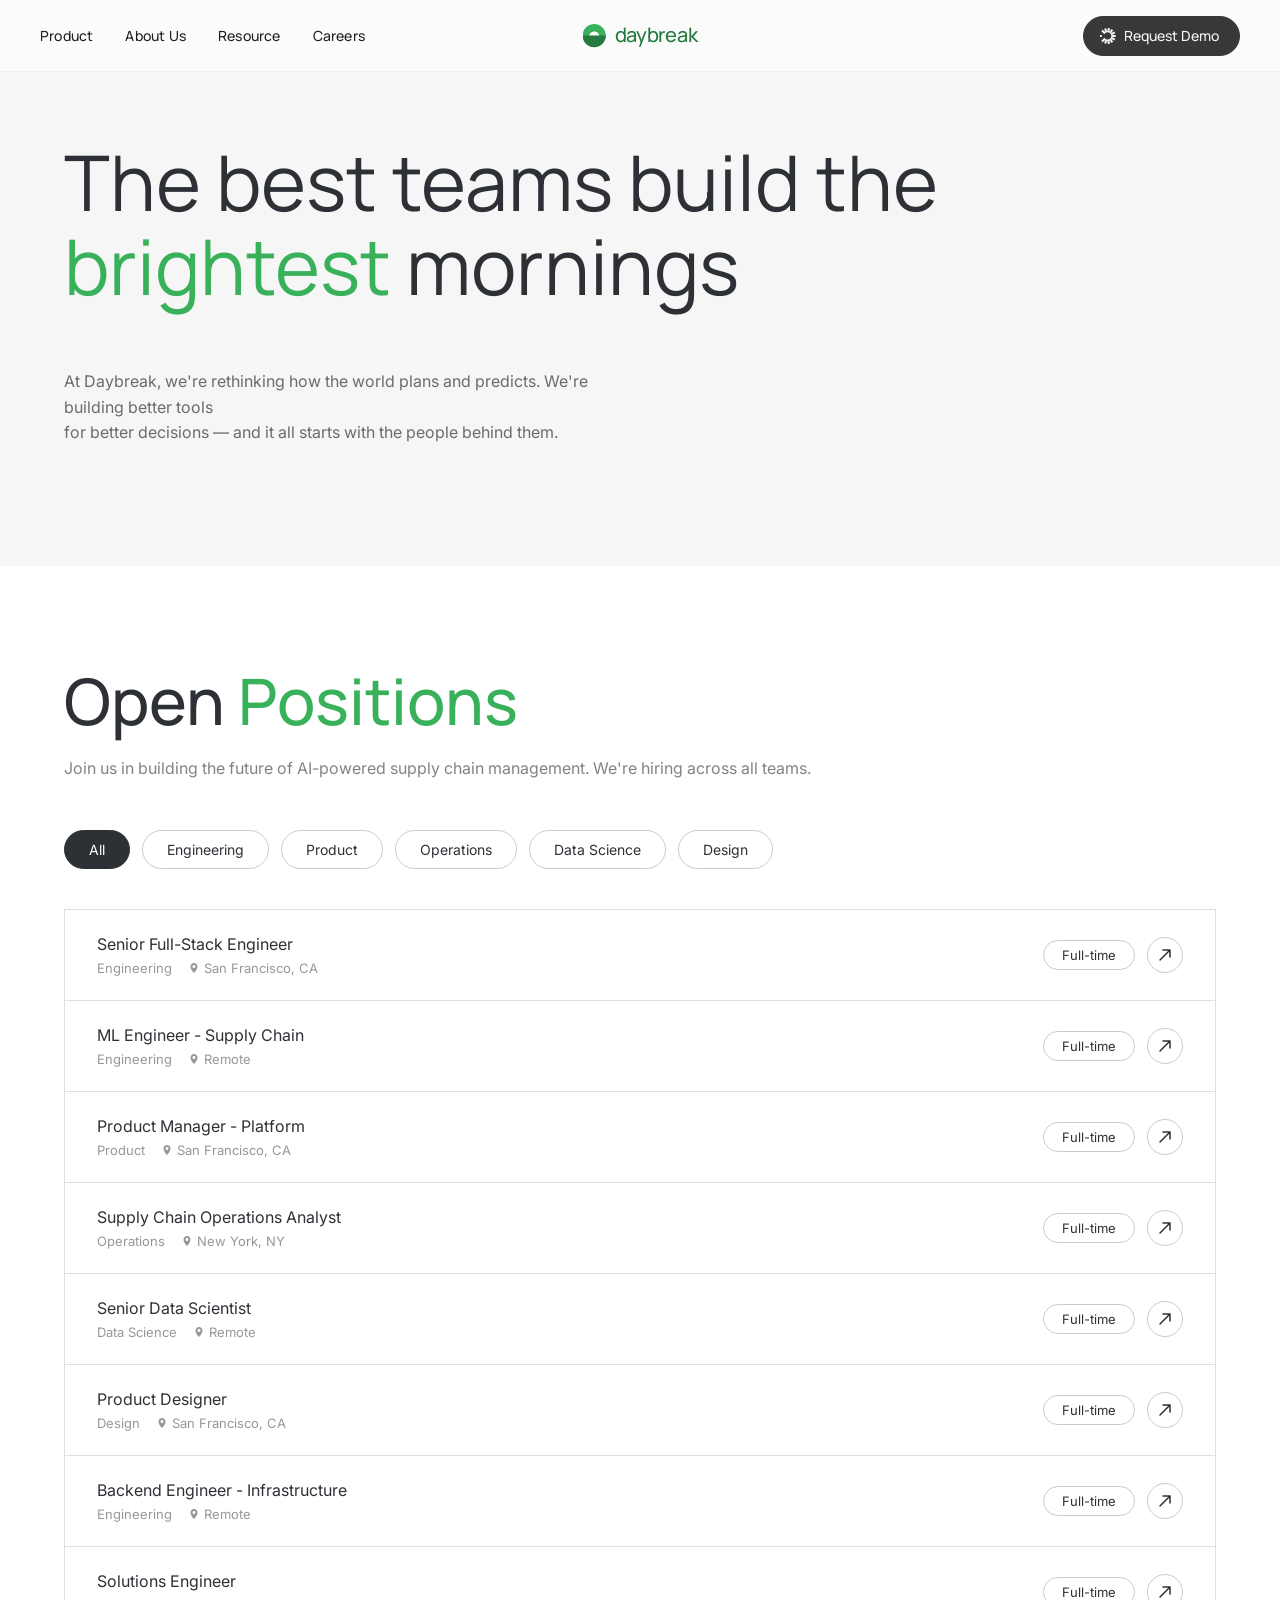
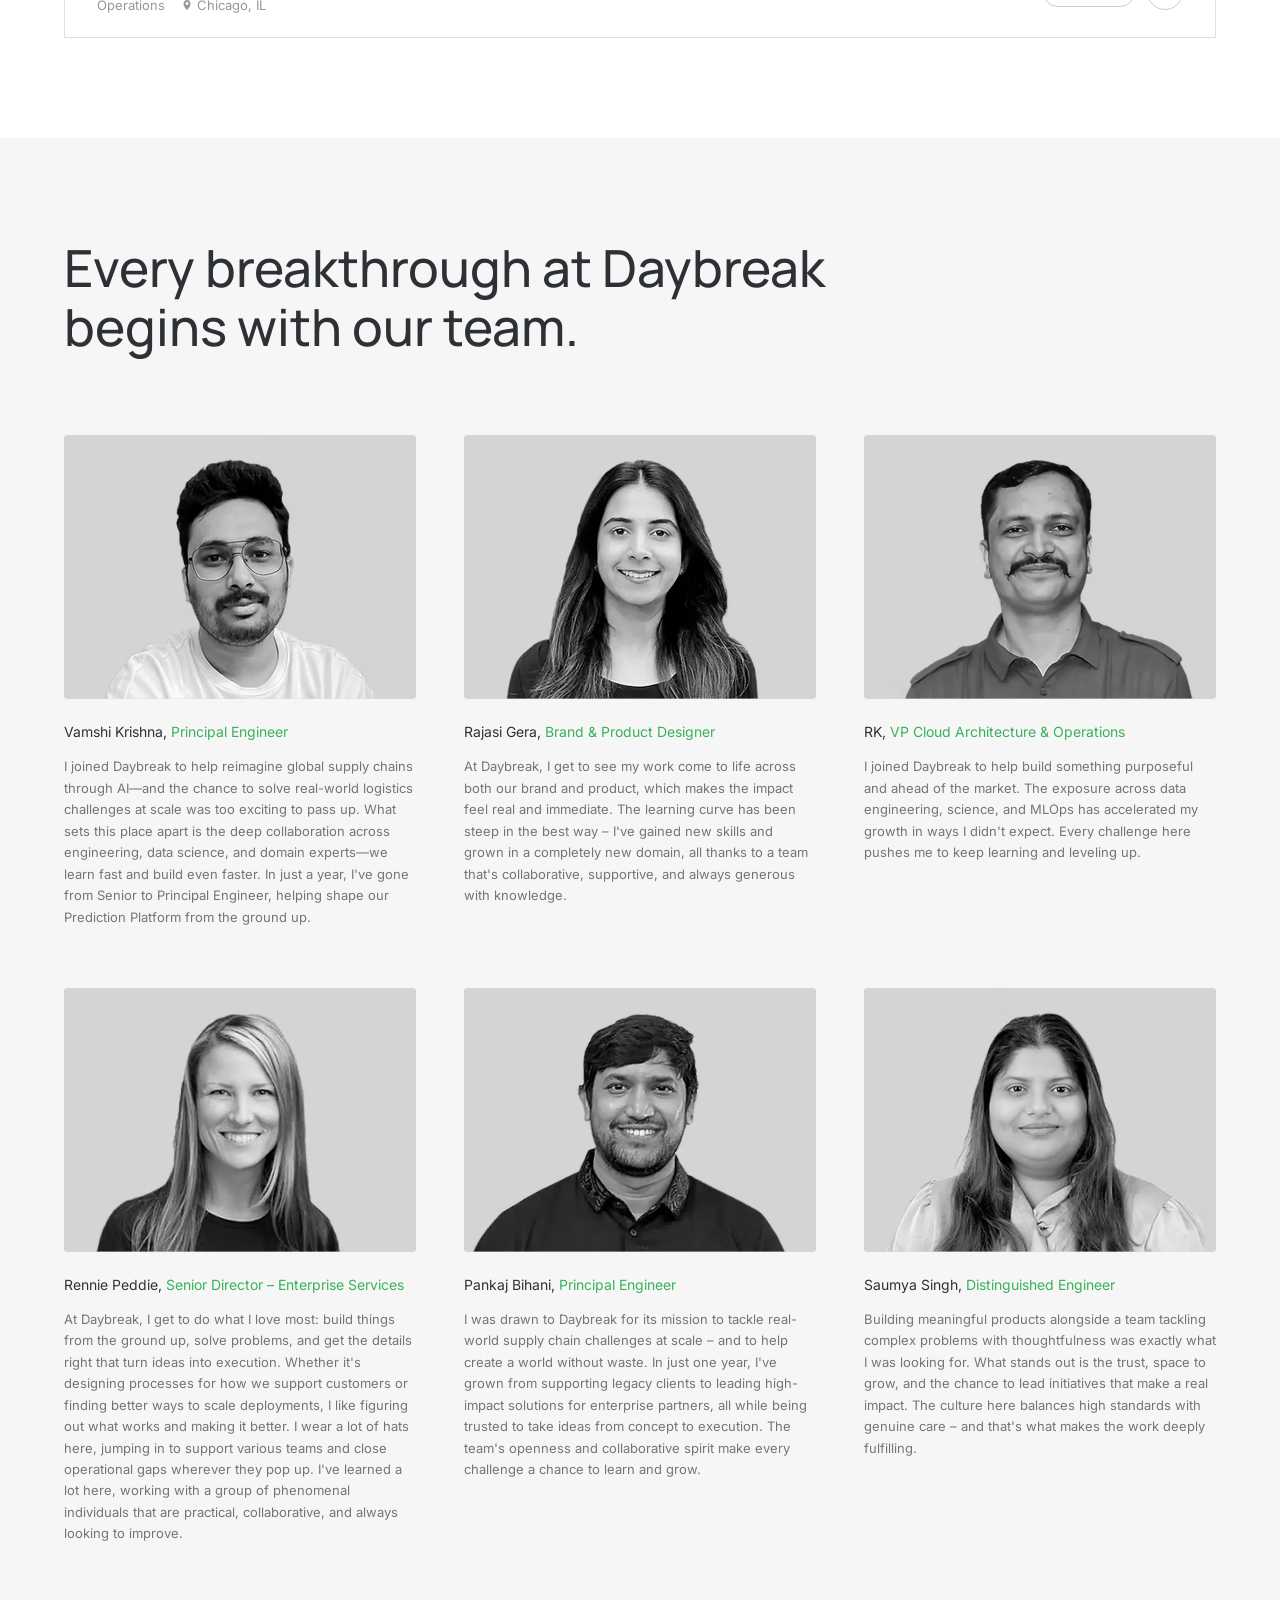
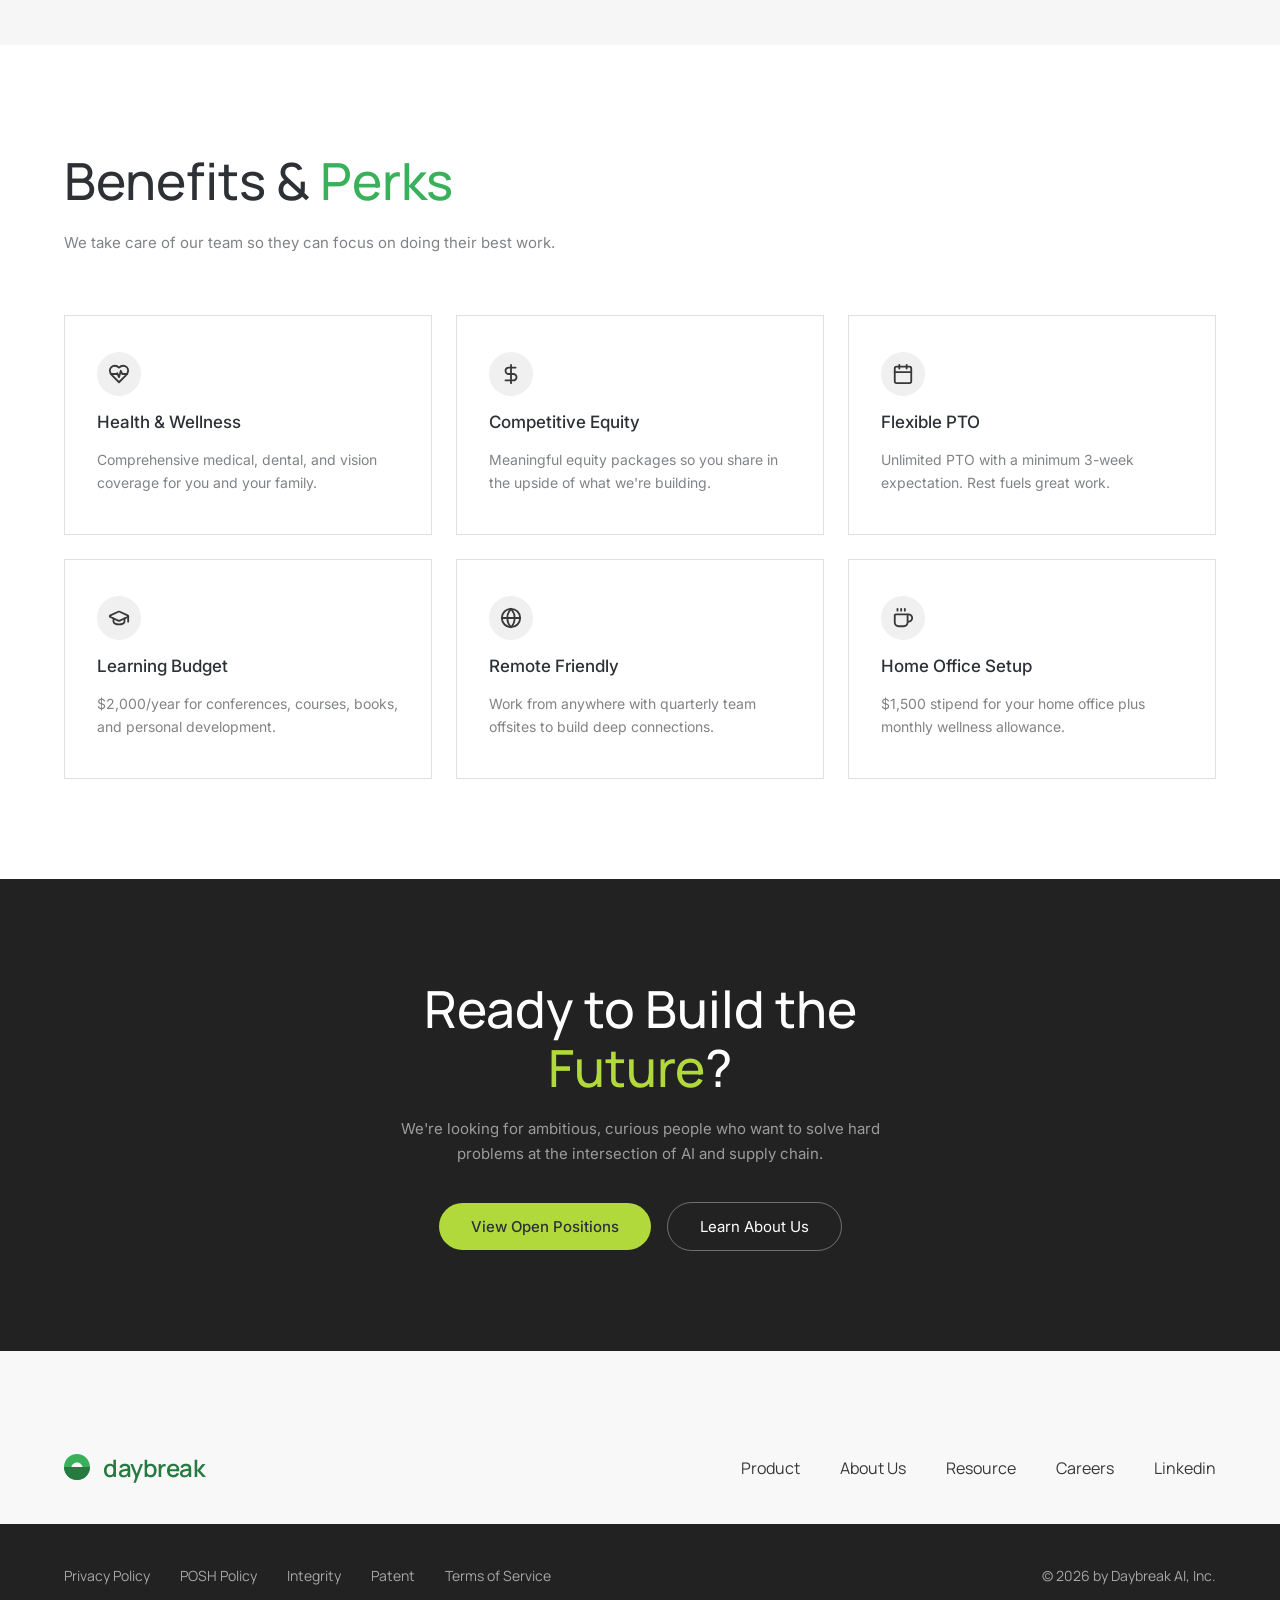
<file: careers.html>
<!DOCTYPE html>
<html lang="en">

<head>
    <meta charset="UTF-8">
    <meta name="viewport" content="width=device-width, initial-scale=1.0">
    <title>Daybreak - Careers</title>
    <link rel="preconnect" href="https://fonts.googleapis.com">
    <link rel="preconnect" href="https://fonts.gstatic.com" crossorigin>
    <link href="https://fonts.googleapis.com/css2?family=Manrope:wght@300;400;500;600;700&display=swap"
        rel="stylesheet">
    <link href="https://fonts.googleapis.com/css2?family=Inter:wght@300;400;500;600&display=swap" rel="stylesheet">
    <link rel="stylesheet" href="index.css">
    <link rel="stylesheet" href="careers.css">
</head>

<body>
    <!-- Navigation Bar -->
    <nav class="navbar">

        <!-- Mobile Menu Button -->
        <button class="mobile-menu-btn" aria-label="Open mobile menu">
            <span class="hamburger-line"></span>
            <span class="hamburger-line"></span>
            <span class="hamburger-line"></span>
        </button>
        <div class="navbar-left">
            <a href="product.html" class="nav-link">Product</a>
            <!-- Dropdown Wrapper for About Us -->
            <div class="nav-dropdown-wrapper">
                <a href="vision.html" class="nav-link">About Us</a>

                <!-- The Dropdown Card -->
                <div class="nav-dropdown">
                    <!-- Item 1 -->
                    <a href="vision.html" class="nav-dropdown-item">
                        <div class="dd-item-header">
                            Vision &amp; Mission
                        </div>
                        <p class="dd-item-desc">Our story, values and what<br>drives us forward</p>
                    </a>
                    <!-- Item 2 -->
                    <a href="about.html" class="nav-dropdown-item">
                        <div class="dd-item-header">
                            Our Team
                        </div>
                        <p class="dd-item-desc">Meet the operators,<br>technologists and AI leaders</p>
                    </a>
                </div>
            </div>

            <!-- Dropdown Wrapper for Resource -->
            <div class="nav-dropdown-wrapper">
                <a href="resource.html" class="nav-link">Resource</a>
            </div>

            <a href="careers.html" class="nav-link">Careers</a>
        </div>

        <div class="navbar-center">
            <a href="index.html" class="logo-link">
                <img src="Assets/NavBar/Daybreak Logo.svg" alt="Daybreak Logo" class="logo-icon">
                <span class="logo-text">daybreak</span>
            </a>
        </div>

        <div class="navbar-right">
            <a href="#" class="btn btn-solid">
                <img src="Assets/NavBar/Dawn Logo.svg" alt="Dawn Logo" class="btn-icon">
                Request Demo
            </a>
        </div>
    </nav>

    <main>
        <!-- Hero Section -->
        <section class="careers-hero-section">
            <div class="careers-hero-container">
                <h1 class="careers-hero-heading">
                    The best teams build the<br>
                    <span class="careers-green-word">brightest</span> mornings
                </h1>
                <p class="careers-hero-desc">At Daybreak, we're rethinking how the world plans and predicts. We're
                    building better tools<br>for better decisions — and it all starts with the people behind them.</p>
            </div>
        </section>

        <!-- Open Positions Section -->
        <section class="positions-section">
            <div class="positions-container">
                <h2 class="positions-title"><span class="positions-title-dark">Open</span> <span
                        class="positions-title-green">Positions</span></h2>
                <p class="positions-desc">Join us in building the future of AI-powered supply chain management. We're
                    hiring across all teams.</p>

                <!-- Filter Buttons -->
                <div class="positions-filters">
                    <button class="filter-btn filter-btn-active">All</button>
                    <button class="filter-btn">Engineering</button>
                    <button class="filter-btn">Product</button>
                    <button class="filter-btn">Operations</button>
                    <button class="filter-btn">Data Science</button>
                    <button class="filter-btn">Design</button>
                </div>

                <!-- Job Listings -->
                <div class="positions-list">
                    <div class="position-row">
                        <div class="position-info">
                            <span class="position-title">Senior Full-Stack Engineer</span>
                            <div class="position-meta">
                                <span class="position-dept">Engineering</span>
                                <span class="position-loc">
                                    <svg width="12" height="12" viewBox="0 0 12 12" fill="none">
                                        <path
                                            d="M6 1C4.067 1 2.5 2.567 2.5 4.5C2.5 7.5 6 11 6 11C6 11 9.5 7.5 9.5 4.5C9.5 2.567 7.933 1 6 1ZM6 6C5.172 6 4.5 5.328 4.5 4.5C4.5 3.672 5.172 3 6 3C6.828 3 7.5 3.672 7.5 4.5C7.5 5.328 6.828 6 6 6Z"
                                            fill="currentColor" />
                                    </svg>
                                    San Francisco, CA
                                </span>
                            </div>
                        </div>
                        <div class="position-actions">
                            <span class="position-tag">Full-time</span>
                            <button class="arrow-btn">
                                <svg width="14" height="14" viewBox="0 0 14 14" fill="none">
                                    <path d="M2 12L12 2M12 2H5M12 2V9" stroke="currentColor" stroke-width="1.5"
                                        stroke-linecap="round" stroke-linejoin="round" />
                                </svg>
                            </button>
                        </div>
                    </div>
                    <div class="position-row">
                        <div class="position-info">
                            <span class="position-title">ML Engineer - Supply Chain</span>
                            <div class="position-meta">
                                <span class="position-dept">Engineering</span>
                                <span class="position-loc">
                                    <svg width="12" height="12" viewBox="0 0 12 12" fill="none">
                                        <path
                                            d="M6 1C4.067 1 2.5 2.567 2.5 4.5C2.5 7.5 6 11 6 11C6 11 9.5 7.5 9.5 4.5C9.5 2.567 7.933 1 6 1ZM6 6C5.172 6 4.5 5.328 4.5 4.5C4.5 3.672 5.172 3 6 3C6.828 3 7.5 3.672 7.5 4.5C7.5 5.328 6.828 6 6 6Z"
                                            fill="currentColor" />
                                    </svg>
                                    Remote
                                </span>
                            </div>
                        </div>
                        <div class="position-actions">
                            <span class="position-tag">Full-time</span>
                            <button class="arrow-btn">
                                <svg width="14" height="14" viewBox="0 0 14 14" fill="none">
                                    <path d="M2 12L12 2M12 2H5M12 2V9" stroke="currentColor" stroke-width="1.5"
                                        stroke-linecap="round" stroke-linejoin="round" />
                                </svg>
                            </button>
                        </div>
                    </div>
                    <div class="position-row">
                        <div class="position-info">
                            <span class="position-title">Product Manager - Platform</span>
                            <div class="position-meta">
                                <span class="position-dept">Product</span>
                                <span class="position-loc">
                                    <svg width="12" height="12" viewBox="0 0 12 12" fill="none">
                                        <path
                                            d="M6 1C4.067 1 2.5 2.567 2.5 4.5C2.5 7.5 6 11 6 11C6 11 9.5 7.5 9.5 4.5C9.5 2.567 7.933 1 6 1ZM6 6C5.172 6 4.5 5.328 4.5 4.5C4.5 3.672 5.172 3 6 3C6.828 3 7.5 3.672 7.5 4.5C7.5 5.328 6.828 6 6 6Z"
                                            fill="currentColor" />
                                    </svg>
                                    San Francisco, CA
                                </span>
                            </div>
                        </div>
                        <div class="position-actions">
                            <span class="position-tag">Full-time</span>
                            <button class="arrow-btn">
                                <svg width="14" height="14" viewBox="0 0 14 14" fill="none">
                                    <path d="M2 12L12 2M12 2H5M12 2V9" stroke="currentColor" stroke-width="1.5"
                                        stroke-linecap="round" stroke-linejoin="round" />
                                </svg>
                            </button>
                        </div>
                    </div>
                    <div class="position-row">
                        <div class="position-info">
                            <span class="position-title">Supply Chain Operations Analyst</span>
                            <div class="position-meta">
                                <span class="position-dept">Operations</span>
                                <span class="position-loc">
                                    <svg width="12" height="12" viewBox="0 0 12 12" fill="none">
                                        <path
                                            d="M6 1C4.067 1 2.5 2.567 2.5 4.5C2.5 7.5 6 11 6 11C6 11 9.5 7.5 9.5 4.5C9.5 2.567 7.933 1 6 1ZM6 6C5.172 6 4.5 5.328 4.5 4.5C4.5 3.672 5.172 3 6 3C6.828 3 7.5 3.672 7.5 4.5C7.5 5.328 6.828 6 6 6Z"
                                            fill="currentColor" />
                                    </svg>
                                    New York, NY
                                </span>
                            </div>
                        </div>
                        <div class="position-actions">
                            <span class="position-tag">Full-time</span>
                            <button class="arrow-btn">
                                <svg width="14" height="14" viewBox="0 0 14 14" fill="none">
                                    <path d="M2 12L12 2M12 2H5M12 2V9" stroke="currentColor" stroke-width="1.5"
                                        stroke-linecap="round" stroke-linejoin="round" />
                                </svg>
                            </button>
                        </div>
                    </div>
                    <div class="position-row">
                        <div class="position-info">
                            <span class="position-title">Senior Data Scientist</span>
                            <div class="position-meta">
                                <span class="position-dept">Data Science</span>
                                <span class="position-loc">
                                    <svg width="12" height="12" viewBox="0 0 12 12" fill="none">
                                        <path
                                            d="M6 1C4.067 1 2.5 2.567 2.5 4.5C2.5 7.5 6 11 6 11C6 11 9.5 7.5 9.5 4.5C9.5 2.567 7.933 1 6 1ZM6 6C5.172 6 4.5 5.328 4.5 4.5C4.5 3.672 5.172 3 6 3C6.828 3 7.5 3.672 7.5 4.5C7.5 5.328 6.828 6 6 6Z"
                                            fill="currentColor" />
                                    </svg>
                                    Remote
                                </span>
                            </div>
                        </div>
                        <div class="position-actions">
                            <span class="position-tag">Full-time</span>
                            <button class="arrow-btn">
                                <svg width="14" height="14" viewBox="0 0 14 14" fill="none">
                                    <path d="M2 12L12 2M12 2H5M12 2V9" stroke="currentColor" stroke-width="1.5"
                                        stroke-linecap="round" stroke-linejoin="round" />
                                </svg>
                            </button>
                        </div>
                    </div>
                    <div class="position-row">
                        <div class="position-info">
                            <span class="position-title">Product Designer</span>
                            <div class="position-meta">
                                <span class="position-dept">Design</span>
                                <span class="position-loc">
                                    <svg width="12" height="12" viewBox="0 0 12 12" fill="none">
                                        <path
                                            d="M6 1C4.067 1 2.5 2.567 2.5 4.5C2.5 7.5 6 11 6 11C6 11 9.5 7.5 9.5 4.5C9.5 2.567 7.933 1 6 1ZM6 6C5.172 6 4.5 5.328 4.5 4.5C4.5 3.672 5.172 3 6 3C6.828 3 7.5 3.672 7.5 4.5C7.5 5.328 6.828 6 6 6Z"
                                            fill="currentColor" />
                                    </svg>
                                    San Francisco, CA
                                </span>
                            </div>
                        </div>
                        <div class="position-actions">
                            <span class="position-tag">Full-time</span>
                            <button class="arrow-btn">
                                <svg width="14" height="14" viewBox="0 0 14 14" fill="none">
                                    <path d="M2 12L12 2M12 2H5M12 2V9" stroke="currentColor" stroke-width="1.5"
                                        stroke-linecap="round" stroke-linejoin="round" />
                                </svg>
                            </button>
                        </div>
                    </div>
                    <div class="position-row">
                        <div class="position-info">
                            <span class="position-title">Backend Engineer - Infrastructure</span>
                            <div class="position-meta">
                                <span class="position-dept">Engineering</span>
                                <span class="position-loc">
                                    <svg width="12" height="12" viewBox="0 0 12 12" fill="none">
                                        <path
                                            d="M6 1C4.067 1 2.5 2.567 2.5 4.5C2.5 7.5 6 11 6 11C6 11 9.5 7.5 9.5 4.5C9.5 2.567 7.933 1 6 1ZM6 6C5.172 6 4.5 5.328 4.5 4.5C4.5 3.672 5.172 3 6 3C6.828 3 7.5 3.672 7.5 4.5C7.5 5.328 6.828 6 6 6Z"
                                            fill="currentColor" />
                                    </svg>
                                    Remote
                                </span>
                            </div>
                        </div>
                        <div class="position-actions">
                            <span class="position-tag">Full-time</span>
                            <button class="arrow-btn">
                                <svg width="14" height="14" viewBox="0 0 14 14" fill="none">
                                    <path d="M2 12L12 2M12 2H5M12 2V9" stroke="currentColor" stroke-width="1.5"
                                        stroke-linecap="round" stroke-linejoin="round" />
                                </svg>
                            </button>
                        </div>
                    </div>
                    <div class="position-row">
                        <div class="position-info">
                            <span class="position-title">Solutions Engineer</span>
                            <div class="position-meta">
                                <span class="position-dept">Operations</span>
                                <span class="position-loc">
                                    <svg width="12" height="12" viewBox="0 0 12 12" fill="none">
                                        <path
                                            d="M6 1C4.067 1 2.5 2.567 2.5 4.5C2.5 7.5 6 11 6 11C6 11 9.5 7.5 9.5 4.5C9.5 2.567 7.933 1 6 1ZM6 6C5.172 6 4.5 5.328 4.5 4.5C4.5 3.672 5.172 3 6 3C6.828 3 7.5 3.672 7.5 4.5C7.5 5.328 6.828 6 6 6Z"
                                            fill="currentColor" />
                                    </svg>
                                    Chicago, IL
                                </span>
                            </div>
                        </div>
                        <div class="position-actions">
                            <span class="position-tag">Full-time</span>
                            <button class="arrow-btn">
                                <svg width="14" height="14" viewBox="0 0 14 14" fill="none">
                                    <path d="M2 12L12 2M12 2H5M12 2V9" stroke="currentColor" stroke-width="1.5"
                                        stroke-linecap="round" stroke-linejoin="round" />
                                </svg>
                            </button>
                        </div>
                    </div>
                </div>
            </div>
        </section>

        <!-- Team Testimonials Section -->
        <section class="testimonials-section">
            <div class="testimonials-container">
                <h2 class="testimonials-heading">Every breakthrough at Daybreak<br>begins with our team.</h2>

                <div class="testimonials-grid">
                    <!-- Card 1 -->
                    <div class="testimonial-card">
                        <div class="testimonial-photo-wrap">
                            <img src="Assets/CareerPage/img1.webp" alt="Vamshi Krishna" class="testimonial-photo">
                        </div>
                        <div class="testimonial-body">
                            <p class="testimonial-name">Vamshi Krishna, <span class="testimonial-role">Principal
                                    Engineer</span></p>
                            <p class="testimonial-quote">I joined Daybreak to help reimagine global supply chains
                                through AI—and the chance to solve real-world logistics challenges at scale was too
                                exciting to pass up. What sets this place apart is the deep collaboration across
                                engineering, data science, and domain experts—we learn fast and build even faster. In
                                just a year, I've gone from Senior to Principal Engineer, helping shape our Prediction
                                Platform from the ground up.</p>
                        </div>
                    </div>
                    <!-- Card 2 -->
                    <div class="testimonial-card">
                        <div class="testimonial-photo-wrap">
                            <img src="Assets/CareerPage/img2.webp" alt="Rajasi Gera" class="testimonial-photo">
                        </div>
                        <div class="testimonial-body">
                            <p class="testimonial-name">Rajasi Gera, <span class="testimonial-role">Brand &amp; Product
                                    Designer</span></p>
                            <p class="testimonial-quote">At Daybreak, I get to see my work come to life across both our
                                brand and product, which makes the impact feel real and immediate. The learning curve
                                has been steep in the best way – I've gained new skills and grown in a completely new
                                domain, all thanks to a team that's collaborative, supportive, and always generous with
                                knowledge.</p>
                        </div>
                    </div>
                    <!-- Card 3 -->
                    <div class="testimonial-card">
                        <div class="testimonial-photo-wrap">
                            <img src="Assets/CareerPage/img3.webp" alt="RK" class="testimonial-photo">
                        </div>
                        <div class="testimonial-body">
                            <p class="testimonial-name">RK, <span class="testimonial-role">VP Cloud Architecture &amp;
                                    Operations</span></p>
                            <p class="testimonial-quote">I joined Daybreak to help build something purposeful and ahead
                                of the market. The exposure across data engineering, science, and MLOps has accelerated
                                my growth in ways I didn't expect. Every challenge here pushes me to keep learning and
                                leveling up.</p>
                        </div>
                    </div>
                    <!-- Card 4 -->
                    <div class="testimonial-card">
                        <div class="testimonial-photo-wrap">
                            <img src="Assets/CareerPage/img4.webp" alt="Rennie Peddie" class="testimonial-photo">
                        </div>
                        <div class="testimonial-body">
                            <p class="testimonial-name">Rennie Peddie, <span class="testimonial-role">Senior Director –
                                    Enterprise Services</span></p>
                            <p class="testimonial-quote">At Daybreak, I get to do what I love most: build things from
                                the ground up, solve problems, and get the details right that turn ideas into execution.
                                Whether it's designing processes for how we support customers or finding better ways to
                                scale deployments, I like figuring out what works and making it better. I wear a lot of
                                hats here, jumping in to support various teams and close operational gaps wherever they
                                pop up. I've learned a lot here, working with a group of phenomenal individuals that are
                                practical, collaborative, and always looking to improve.</p>
                        </div>
                    </div>
                    <!-- Card 5 -->
                    <div class="testimonial-card">
                        <div class="testimonial-photo-wrap">
                            <img src="Assets/CareerPage/img5.webp" alt="Pankaj Bihani" class="testimonial-photo">
                        </div>
                        <div class="testimonial-body">
                            <p class="testimonial-name">Pankaj Bihani, <span class="testimonial-role">Principal
                                    Engineer</span></p>
                            <p class="testimonial-quote">I was drawn to Daybreak for its mission to tackle real-world
                                supply chain challenges at scale – and to help create a world without waste. In just one
                                year, I've grown from supporting legacy clients to leading high-impact solutions for
                                enterprise partners, all while being trusted to take ideas from concept to execution.
                                The team's openness and collaborative spirit make every challenge a chance to learn and
                                grow.</p>
                        </div>
                    </div>
                    <!-- Card 6 -->
                    <div class="testimonial-card">
                        <div class="testimonial-photo-wrap">
                            <img src="Assets/CareerPage/img6.webp" alt="Saumya Singh" class="testimonial-photo">
                        </div>
                        <div class="testimonial-body">
                            <p class="testimonial-name">Saumya Singh, <span class="testimonial-role">Distinguished
                                    Engineer</span></p>
                            <p class="testimonial-quote">Building meaningful products alongside a team tackling complex
                                problems with thoughtfulness was exactly what I was looking for. What stands out is the
                                trust, space to grow, and the chance to lead initiatives that make a real impact. The
                                culture here balances high standards with genuine care – and that's what makes the work
                                deeply fulfilling.</p>
                        </div>
                    </div>
                </div>
            </div>
        </section>

        <!-- Benefits & Perks Section -->
        <section class="benefits-section">
            <div class="benefits-container">
                <h2 class="benefits-title">Benefits &amp; <span class="benefits-title-green">Perks</span></h2>
                <p class="benefits-desc">We take care of our team so they can focus on doing their best work.</p>

                <div class="benefits-grid">
                    <div class="benefit-card">
                        <div class="benefit-icon-wrap">
                            <img src="Assets/CareerPage/icon1.svg" alt="Health" class="benefit-icon">
                        </div>
                        <h3 class="benefit-name">Health &amp; Wellness</h3>
                        <p class="benefit-copy">Comprehensive medical, dental, and vision coverage for you and your
                            family.</p>
                    </div>
                    <div class="benefit-card">
                        <div class="benefit-icon-wrap">
                            <img src="Assets/CareerPage/icon2.svg" alt="Equity" class="benefit-icon">
                        </div>
                        <h3 class="benefit-name">Competitive Equity</h3>
                        <p class="benefit-copy">Meaningful equity packages so you share in the upside of what we're
                            building.</p>
                    </div>
                    <div class="benefit-card">
                        <div class="benefit-icon-wrap">
                            <img src="Assets/CareerPage/icon3.svg" alt="PTO" class="benefit-icon">
                        </div>
                        <h3 class="benefit-name">Flexible PTO</h3>
                        <p class="benefit-copy">Unlimited PTO with a minimum 3-week expectation. Rest fuels great work.
                        </p>
                    </div>
                    <div class="benefit-card">
                        <div class="benefit-icon-wrap">
                            <img src="Assets/CareerPage/icon4.svg" alt="Learning" class="benefit-icon">
                        </div>
                        <h3 class="benefit-name">Learning Budget</h3>
                        <p class="benefit-copy">$2,000/year for conferences, courses, books, and personal development.
                        </p>
                    </div>
                    <div class="benefit-card">
                        <div class="benefit-icon-wrap">
                            <img src="Assets/CareerPage/icon5.svg" alt="Remote" class="benefit-icon">
                        </div>
                        <h3 class="benefit-name">Remote Friendly</h3>
                        <p class="benefit-copy">Work from anywhere with quarterly team offsites to build deep
                            connections.</p>
                    </div>
                    <div class="benefit-card">
                        <div class="benefit-icon-wrap">
                            <img src="Assets/CareerPage/icon6.svg" alt="Home Office" class="benefit-icon">
                        </div>
                        <h3 class="benefit-name">Home Office Setup</h3>
                        <p class="benefit-copy">$1,500 stipend for your home office plus monthly wellness allowance.</p>
                    </div>
                </div>
            </div>
        </section>

        <!-- CTA Section -->
        <section class="cta-section">
            <div class="cta-container">
                <h2 class="cta-heading">Ready to Build the <span class="cta-green">Future</span>?</h2>
                <p class="cta-desc">We're looking for ambitious, curious people who want to solve hard<br>problems at
                    the intersection of AI and supply chain.</p>
                <div class="cta-buttons">
                    <button class="cta-btn-primary">View Open Positions</button>
                    <a href="about.html" class="cta-btn-secondary">Learn About Us</a>
                </div>
            </div>
        </section>
    </main>

    <!-- Footer -->
    <footer class="site-footer">
        <div class="footer-top">
            <div class="footer-logo">
                <svg width="27" height="27" viewBox="0 0 27 27" fill="none" xmlns="http://www.w3.org/2000/svg"
                    class="footer-logo-svg">
                    <path
                        d="M13.0078 0C20.1919 0 26.0156 5.82367 26.0156 13.0078C26.0156 20.192 20.192 26.0156 13.0078 26.0156C5.82378 26.0155 0 20.1919 0 13.0078C2.10991e-05 5.82376 5.82379 0.0001362 13.0078 0ZM13.0059 8.45801C9.83164 8.45803 7.25805 10.9667 7.25781 14.0615C7.25781 17.1565 9.83149 19.666 13.0059 19.666C16.1802 19.666 18.7539 17.1566 18.7539 14.0615C18.7537 10.9667 16.1801 8.45801 13.0059 8.45801Z"
                        fill="#39B15B" />
                    <path
                        d="M26.0161 13.0081C26.0161 16.458 24.6456 19.7667 22.2061 22.2062C19.7666 24.6456 16.458 26.0161 13.008 26.0161C9.5581 26.0161 6.24945 24.6456 3.80997 22.2062C1.37049 19.7667 5.20928e-07 16.458 0 13.0081L13.008 13.0081L26.0161 13.0081Z"
                        fill="#257A3F" />
                </svg>
                <span class="footer-logo-text">daybreak</span>
            </div>
            <ul class="footer-nav">
                <li><a href="product.html">Product</a></li>
                <li><a href="vision.html">About Us</a></li>
                <li><a href="resource.html">Resource</a></li>
                <li><a href="careers.html">Careers</a></li>
                <li><a href="#">Linkedin</a></li>
            </ul>
        </div>
        <div class="footer-bottom">
            <ul class="footer-legal">
                <li><a href="#">Privacy Policy</a></li>
                <li><a href="#">POSH Policy</a></li>
                <li><a href="#">Integrity</a></li>
                <li><a href="#">Patent</a></li>
                <li><a href="#">Terms of Service</a></li>
            </ul>
            <div class="footer-copyright">
                © 2026 by Daybreak AI, Inc.
            </div>
        </div>
    </footer>

    <!-- Request Demo Modal -->
    <div class="demo-modal-wrapper" id="requestDemoModal">
        <div class="demo-modal-content">
            <!-- Left Branding Column -->
            <div class="modal-brand-col">
                <div class="modal-logo">
                    <img src="Assets/NavBar/Daybreak Logo.svg" alt="Daybreak Logo" class="modal-logo-icon">
                    <span class="modal-logo-text">daybreak</span>
                </div>
                <h2 class="modal-h2">See Daybreak<br>in Action</h2>
                <p class="modal-p">Dawn doesn't displace human authority—she clarifies it. That's the transaction.</p>
            </div>

            <!-- Right Form Column -->
            <div class="modal-form-col">
                <button class="modal-close-btn" id="closeModalBtn" aria-label="Close modal">
                    <svg width="24" height="24" viewBox="0 0 24 24" fill="none" stroke="#222222" stroke-width="2"
                        stroke-linecap="round" stroke-linejoin="round">
                        <line x1="18" y1="6" x2="6" y2="18"></line>
                        <line x1="6" y1="6" x2="18" y2="18"></line>
                    </svg>
                </button>

                <h3 class="form-title">Request a Demo</h3>
                <form class="demo-form" id="demoForm">
                    <div class="input-group">
                        <label for="fullName">Full Name</label>
                        <input type="text" id="fullName" placeholder="Jane Doe" required>
                    </div>
                    <div class="input-group">
                        <label for="workEmail">Work Email</label>
                        <input type="email" id="workEmail" placeholder="jane@company.com" required>
                    </div>
                    <div class="input-group">
                        <label for="companyName">Company</label>
                        <input type="text" id="companyName" placeholder="Acme Corp" required>
                    </div>
                    <div class="input-group">
                        <label for="jobTitle">Job Title</label>
                        <input type="text" id="jobTitle" placeholder="VP of Operations" required>
                    </div>

                    <button type="submit" class="btn-dark modal-submit-btn">
                        Schedule My Demo
                        <span class="btn-arrow-icon">
                            <svg width="12" height="12" viewBox="0 0 12 12" fill="none"
                                xmlns="http://www.w3.org/2000/svg">
                                <path d="M1 11L11 1M11 1V10.1667M11 1H1.83333" stroke="#222222" stroke-width="2"
                                    stroke-linecap="round" stroke-linejoin="round" />
                            </svg>
                        </span>
                    </button>
                </form>

                <div class="demo-success-msg" id="demoSuccessMsg"
                    style="display: none; height: 100%; flex-direction: column; justify-content: center; align-items: center; text-align: center;">
                    <h3 class="form-title" style="margin-bottom: 12px;">Request Received</h3>
                    <p class="modal-p" style="color: #666666;">Our team will contact you shortly.</p>
                </div>
            </div>
        </div>
    </div>

    <script>
        document.addEventListener('DOMContentLoaded', () => {
            const requestDemoBtn = document.querySelector('.navbar-right .btn-solid');
            const requestDemoModal = document.getElementById('requestDemoModal');
            const closeModalBtn = document.getElementById('closeModalBtn');
            const demoForm = document.getElementById('demoForm');
            const demoSuccessMsg = document.getElementById('demoSuccessMsg');

            if (requestDemoBtn && requestDemoModal && closeModalBtn) {
                requestDemoBtn.addEventListener('click', (e) => {
                    e.preventDefault();
                    requestDemoModal.classList.add('is-open');
                    document.body.style.overflow = 'hidden';
                });

                if (demoForm && demoSuccessMsg) {
                    demoForm.addEventListener('submit', (e) => {
                        e.preventDefault();
                        demoForm.style.display = 'none';
                        demoSuccessMsg.style.display = 'flex';
                    });
                }

                function closeAndResetModal() {
                    requestDemoModal.classList.remove('is-open');
                    document.body.style.overflow = '';
                    setTimeout(() => {
                        if (demoForm && demoSuccessMsg) {
                            demoForm.style.display = 'flex';
                            demoSuccessMsg.style.display = 'none';
                            demoForm.reset();
                        }
                    }, 400);
                }

                closeModalBtn.addEventListener('click', closeAndResetModal);
                requestDemoModal.addEventListener('click', (e) => {
                    if (e.target === requestDemoModal) closeAndResetModal();
                });
                document.addEventListener('keydown', (e) => {
                    if (e.key === 'Escape' && requestDemoModal.classList.contains('is-open')) closeAndResetModal();
                });
            }
        });
    </script>

    <!-- Mobile Navigation Overlay -->
    <div class="mobile-nav-overlay">
        <div class="mobile-nav-header">
            <span class="logo-text" style="color: #257A3F; font-size: 20px; font-weight: 500; letter-spacing: -0.3px;">daybreak</span>
            <button class="mobile-nav-close">&times;</button>
        </div>
        <div class="mobile-nav-body">
            <a href="product.html" class="mobile-nav-link">Product</a>
            <div class="mobile-nav-group">
                <button class="mobile-nav-toggle">About Us <span class="toggle-icon">+</span></button>
                <div class="mobile-nav-dropdown">
                    <a href="vision.html" class="mobile-nav-sublink">Vision & Mission</a>
                    <a href="about.html" class="mobile-nav-sublink">Our Team</a>
                </div>
            </div>
            <div class="mobile-nav-group">
                <button class="mobile-nav-toggle">Resource <span class="toggle-icon">+</span></button>
                <div class="mobile-nav-dropdown">
                    <a href="resource.html" class="mobile-nav-sublink">Blog</a>
                    <a href="ai-labor-model.html" class="mobile-nav-sublink">AI Labor Model</a>
                </div>
            </div>
            <a href="careers.html" class="mobile-nav-link">Careers</a>
            
        </div>
    </div>
    <script src="mobile-nav.js"></script>
</body>

</html>
</file>
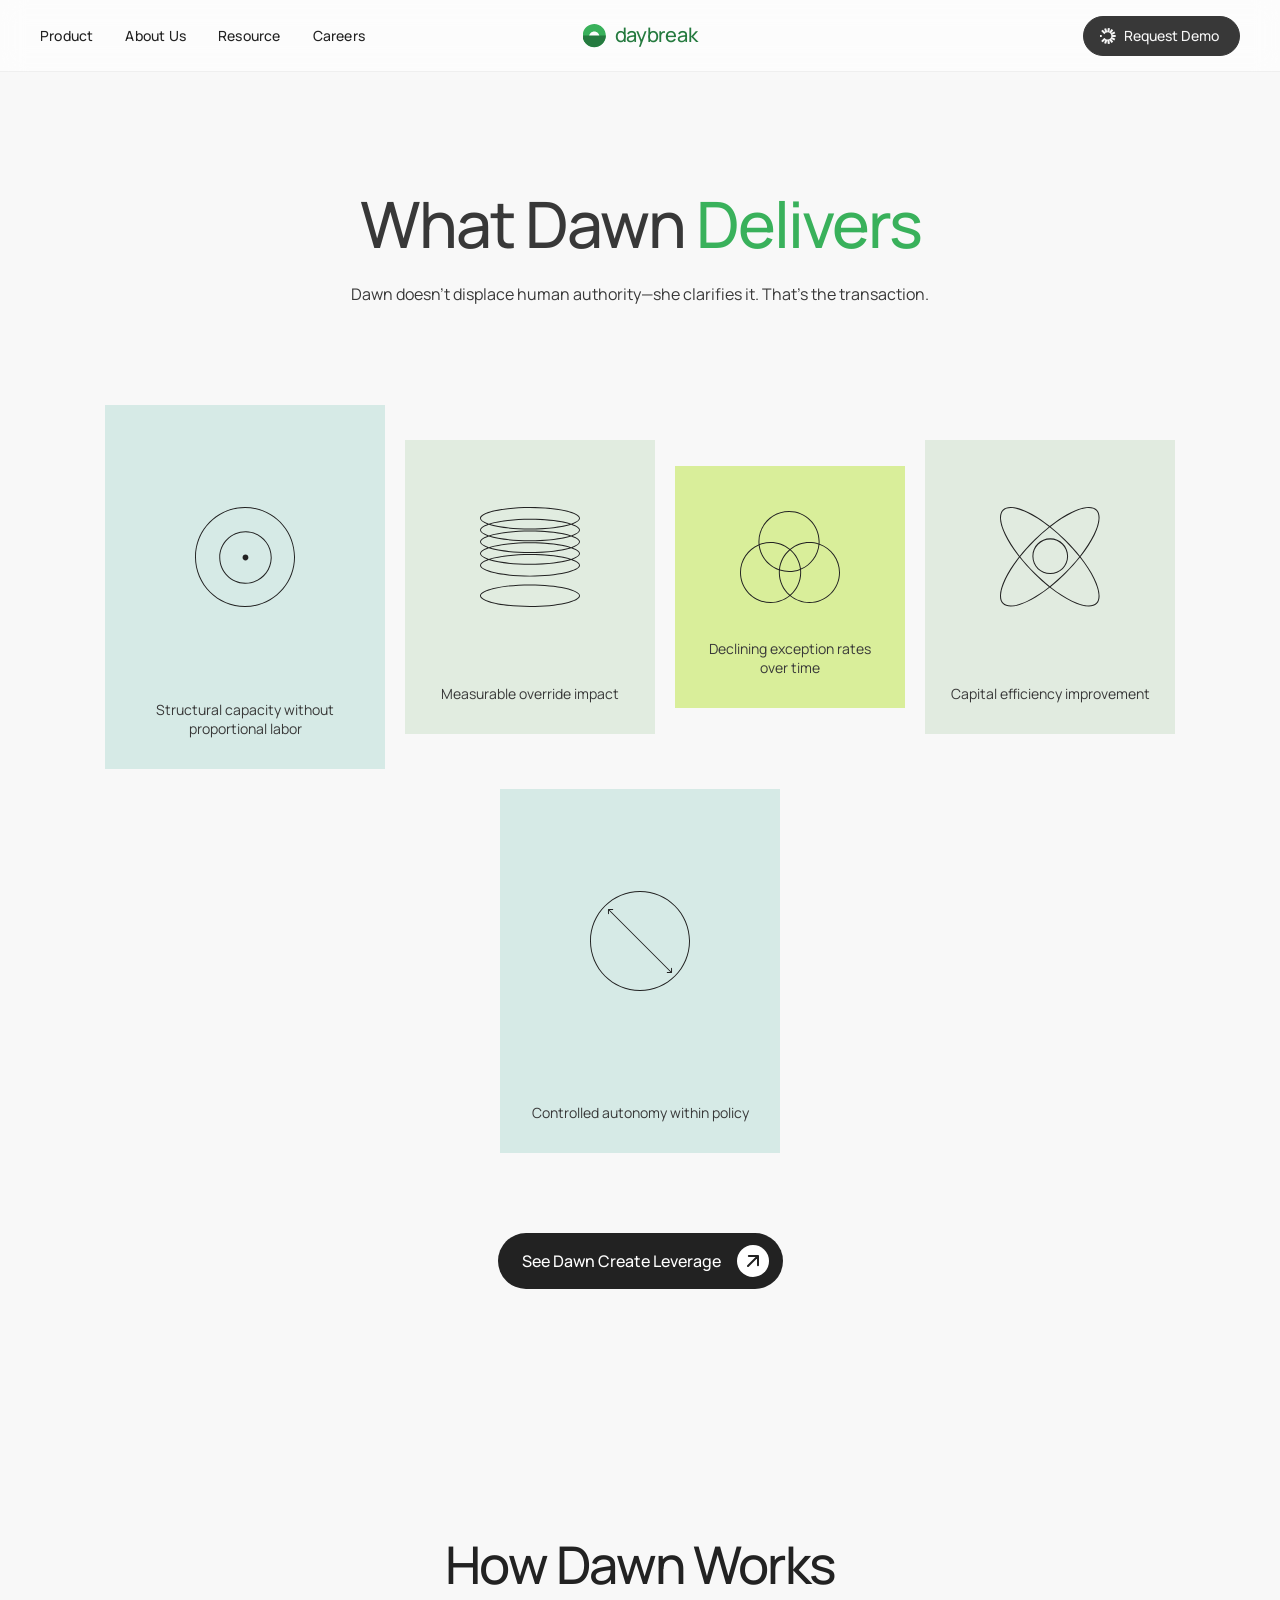
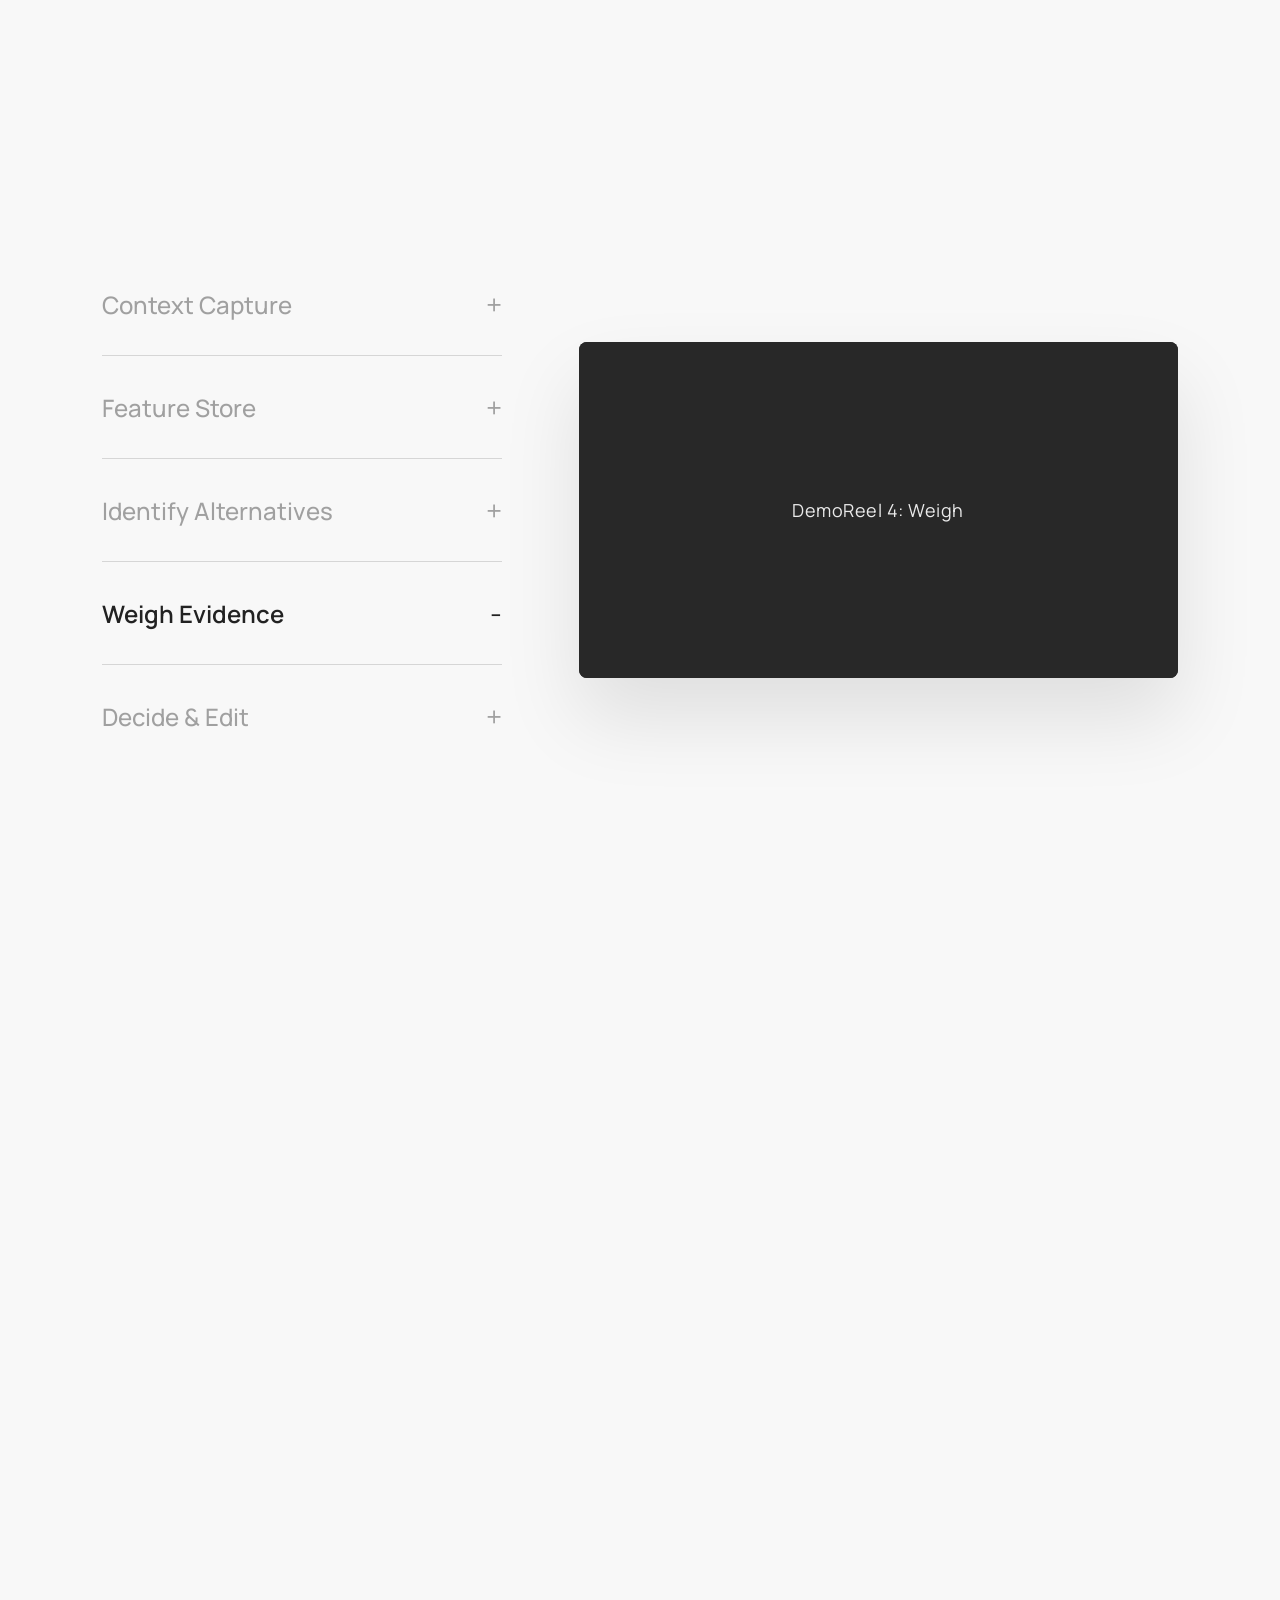
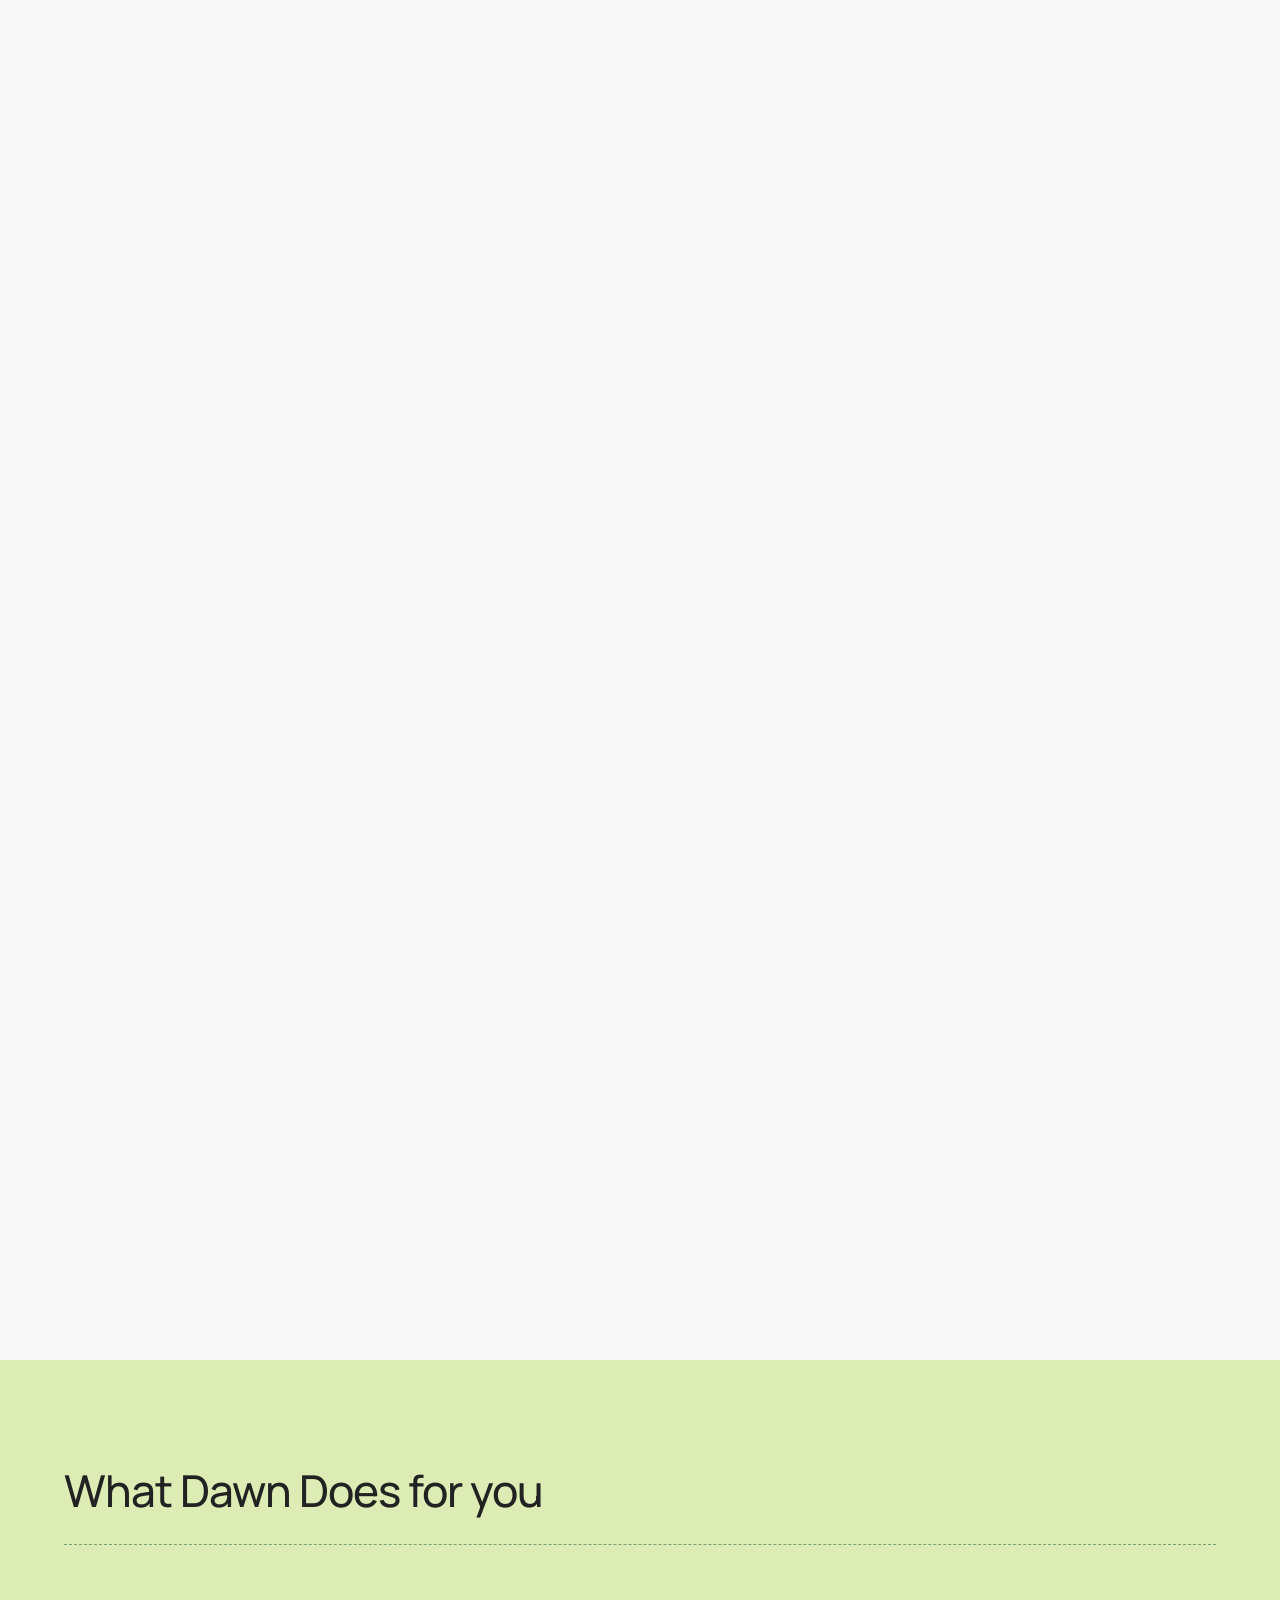
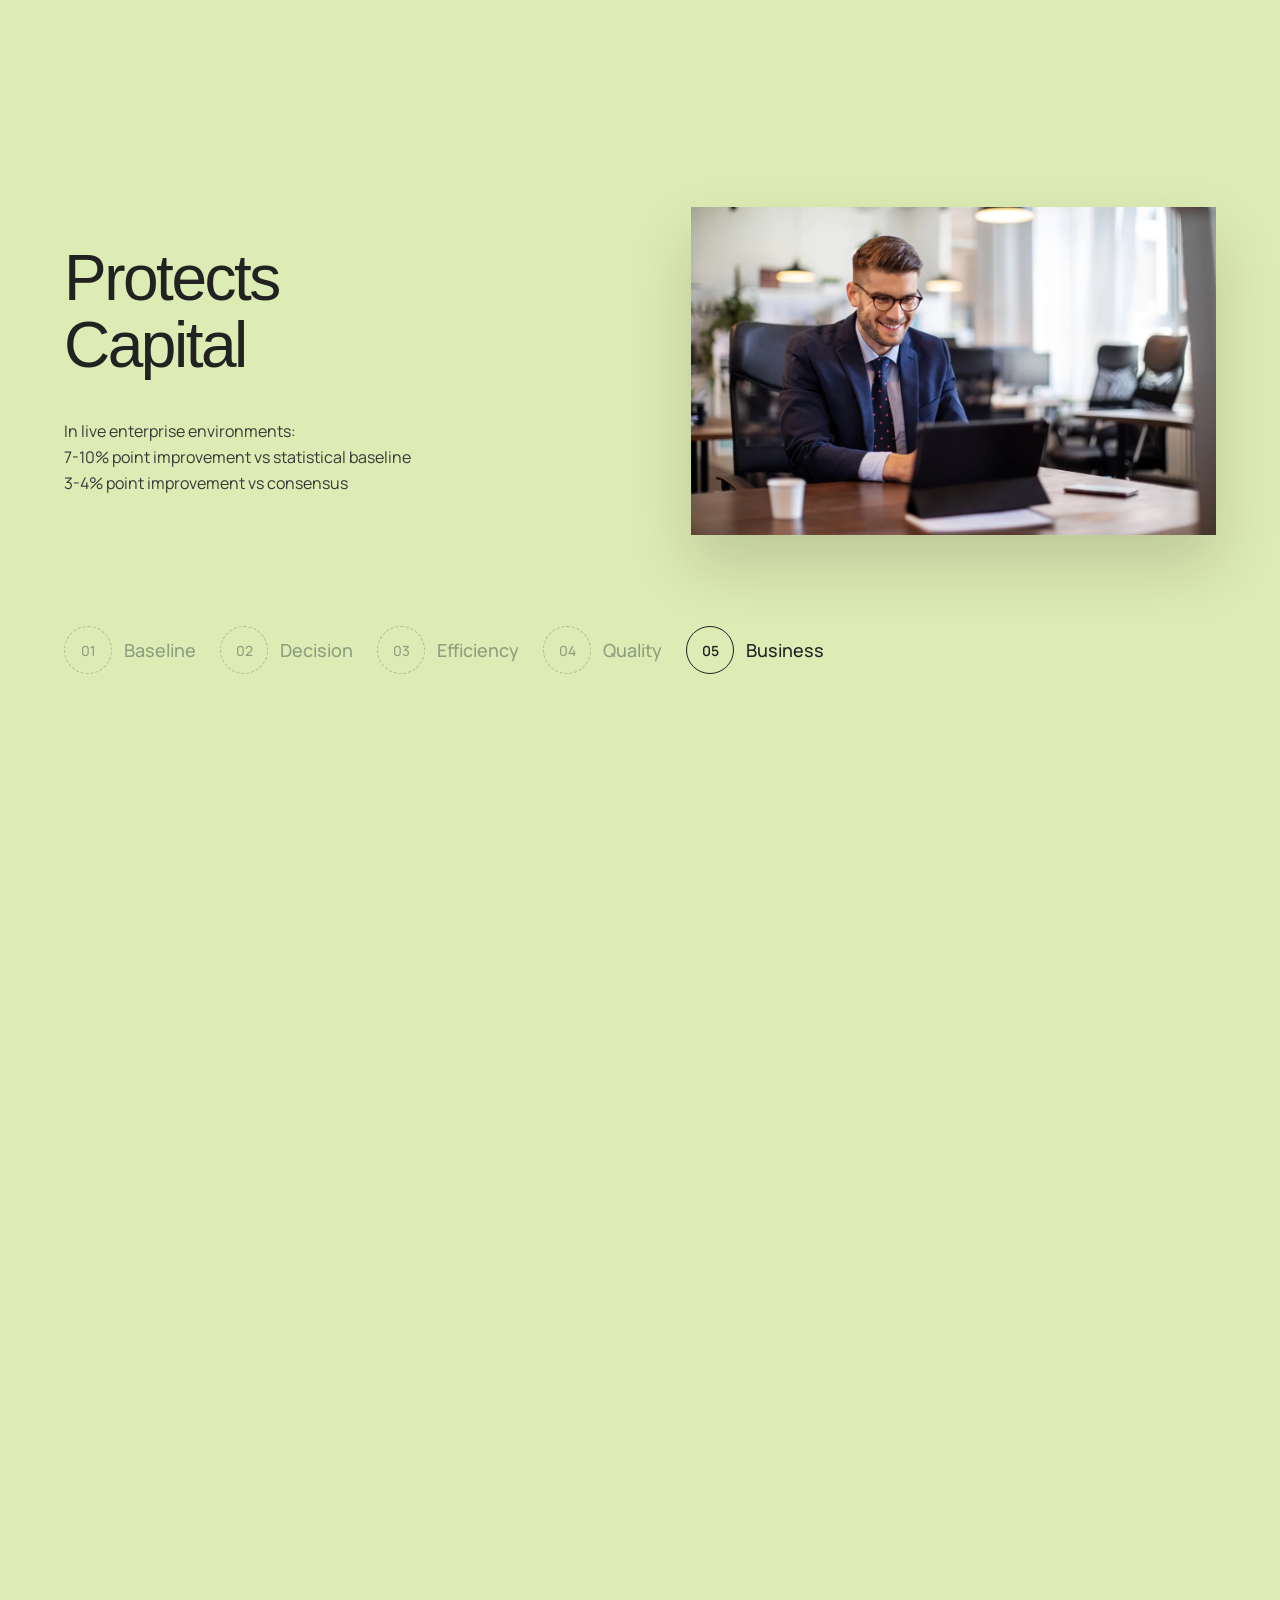
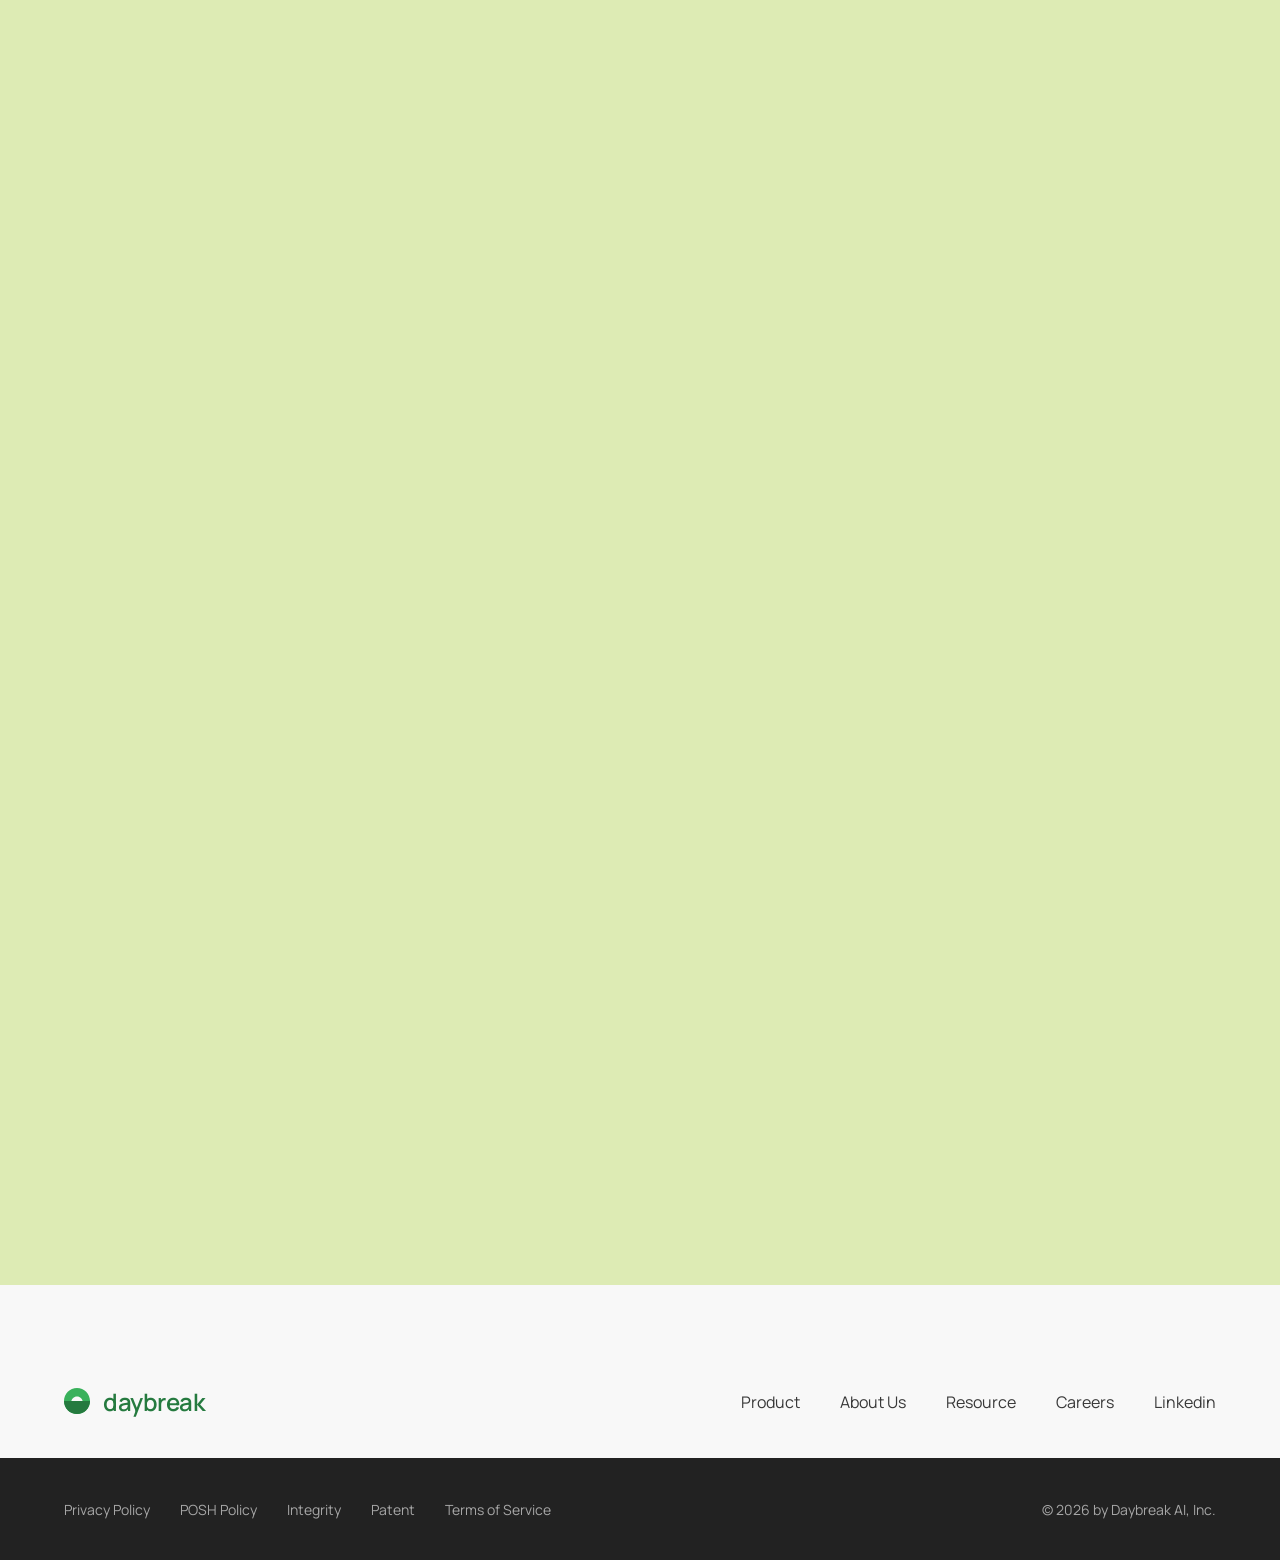
<file: product.html>
<!DOCTYPE html>
<html lang="en">

<head>
    <meta charset="UTF-8">
    <meta name="viewport" content="width=device-width, initial-scale=1.0">
    <title>Daybreak - Product</title>
    <link rel="preconnect" href="https://fonts.googleapis.com">
    <link rel="preconnect" href="https://fonts.gstatic.com" crossorigin>
    <link href="https://fonts.googleapis.com/css2?family=Manrope:wght@400;500;600;700&display=swap" rel="stylesheet">
    <link rel="stylesheet" href="index.css">
    <link rel="stylesheet" href="product.css">
</head>

<body>
    <!-- Navigation Bar -->
    <nav class="navbar">

        <!-- Mobile Menu Button -->
        <button class="mobile-menu-btn" aria-label="Open mobile menu">
            <span class="hamburger-line"></span>
            <span class="hamburger-line"></span>
            <span class="hamburger-line"></span>
        </button>
        <div class="navbar-left">
            <a href="product.html" class="nav-link">Product</a>
            <!-- Dropdown Wrapper for About Us -->
            <div class="nav-dropdown-wrapper">
                <a href="vision.html" class="nav-link">About Us</a>

                <!-- The Dropdown Card -->
                <div class="nav-dropdown">
                    <!-- Item 1 -->
                    <a href="vision.html" class="nav-dropdown-item">
                        <div class="dd-item-header">
                            Vision & Mission
                        </div>
                        <p class="dd-item-desc">Our story, values and what<br>drives us forward</p>
                    </a>
                    <!-- Item 2 -->
                    <a href="about.html" class="nav-dropdown-item">
                        <div class="dd-item-header">
                            Our Team
                        </div>
                        <p class="dd-item-desc">Meet the operators,<br>technologists and AI leaders</p>
                    </a>
                </div>
            </div>

            <!-- Dropdown Wrapper for Resource -->
            <div class="nav-dropdown-wrapper">
                <a href="resource.html" class="nav-link">Resource</a>

                <!-- The Dropdown Card -->
                <div class="nav-dropdown">
                    <!-- Item 1 -->
                    <a href="resource.html" class="nav-dropdown-item">
                        <div class="dd-item-header">
                            Blog
                        </div>
                        <p class="dd-item-desc">Insights, updates and<br>stories from the Daybreak<br>team</p>
                    </a>
                    <!-- Item 2 -->
                    <a href="ai-labor-model.html" class="nav-dropdown-item">
                        <div class="dd-item-header">AI Labor Model</div>
                        <p class="dd-item-desc">How AI and human work come<br>together in our framework</p>
                    </a>
                </div>
            </div>

            <a href="careers.html" class="nav-link">Careers</a>
        </div>

        <div class="navbar-center">
            <a href="index.html" class="logo-link">
                <img src="Assets/NavBar/Daybreak Logo.svg" alt="Daybreak Logo" class="logo-icon">
                <span class="logo-text">daybreak</span>
            </a>
        </div>

        <div class="navbar-right">
            <a href="#" class="btn btn-solid">
                <img src="Assets/NavBar/Dawn Logo.svg" alt="Dawn Logo" class="btn-icon">
                Request Demo
            </a>
        </div>
    </nav>

    <!-- =========================================
         PRODUCT PAGE SECTION 1: What Dawn Delivers
         ========================================= -->
    <section class="dawn-delivers">
        <h1 class="dd-title">What Dawn <span class="color-green">Delivers</span></h1>
        <p class="dd-subtitle">Dawn doesn't displace human authority—she clarifies it. That's the transaction.</p>

        <div class="dd-cards-container">
            <!-- Card 1 -->
            <div class="dd-card card-bg-1">
                <div class="dd-icon-wrapper">
                    <img src="Assets/ProductPage/Section1Icon1.svg" alt="Concentric Circles Icon">
                </div>
                <p class="dd-card-text">Structural capacity without proportional labor</p>
            </div>

            <!-- Card 2 -->
            <div class="dd-card card-bg-2">
                <div class="dd-icon-wrapper">
                    <img src="Assets/ProductPage/Section1Icon2.svg" alt="Stacked Discs Icon">
                </div>
                <p class="dd-card-text">Measurable override impact</p>
            </div>

            <!-- Card 3 -->
            <div class="dd-card card-bg-3">
                <div class="dd-icon-wrapper">
                    <img src="Assets/ProductPage/Section1Icon3.svg" alt="Intersecting Circles Icon">
                </div>
                <p class="dd-card-text">Declining exception rates over time</p>
            </div>

            <!-- Card 4 -->
            <div class="dd-card card-bg-4">
                <div class="dd-icon-wrapper">
                    <img src="Assets/ProductPage/Section1Icon4.svg" alt="Orbiting Ovals Icon">
                </div>
                <p class="dd-card-text">Capital efficiency improvement</p>
            </div>

            <!-- Card 5 -->
            <div class="dd-card card-bg-5">
                <div class="dd-icon-wrapper">
                    <img src="Assets/ProductPage/Section1Icon5.svg" alt="Circle with Arrow Icon">
                </div>
                <p class="dd-card-text">Controlled autonomy within policy</p>
            </div>
        </div>

        <a href="#" class="btn-dark">
            See Dawn Create Leverage
            <span class="btn-arrow-icon">
                <svg width="12" height="12" viewBox="0 0 12 12" fill="none" xmlns="http://www.w3.org/2000/svg">
                    <path d="M1 11L11 1M11 1V10.1667M11 1H1.83333" stroke="#222222" stroke-width="2"
                        stroke-linecap="round" stroke-linejoin="round" />
                </svg>
            </span>
        </a>
    </section>

    <!-- =========================================
         SECTION 2: How Dawn Works (Scroll-Spy)
         ========================================= -->
    <section class="hdw-section" id="how-dawn-works">
        <h2 class="hdw-title">How Dawn Works</h2>

        <div class="hdw-container">
            <div class="hdw-sticky">

                <!-- Left Menu -->
                <div class="hdw-menu">
                    <!-- Step 0 -->
                    <button class="hdw-menu-item is-active" data-index="0">
                        <span class="hdw-menu-text">Context Capture</span>
                        <span class="hdw-menu-icon">-</span>
                    </button>
                    <!-- Step 1 -->
                    <button class="hdw-menu-item" data-index="1">
                        <span class="hdw-menu-text">Feature Store</span>
                        <span class="hdw-menu-icon">+</span>
                    </button>
                    <!-- Step 2 -->
                    <button class="hdw-menu-item" data-index="2">
                        <span class="hdw-menu-text">Identify Alternatives</span>
                        <span class="hdw-menu-icon">+</span>
                    </button>
                    <!-- Step 3 -->
                    <button class="hdw-menu-item" data-index="3">
                        <span class="hdw-menu-text">Weigh Evidence</span>
                        <span class="hdw-menu-icon">+</span>
                    </button>
                    <!-- Step 4 -->
                    <button class="hdw-menu-item" data-index="4">
                        <span class="hdw-menu-text">Decide & Edit</span>
                        <span class="hdw-menu-icon">+</span>
                    </button>
                </div>

                <!-- Right Media Frame -->
                <div class="hdw-media">
                    <!-- Video 0 -->
                    <div class="hdw-media-item is-active" data-index="0">
                        <span class="hdw-media-label">DemoReel 1: Capture</span>
                    </div>
                    <!-- Video 1 -->
                    <div class="hdw-media-item" data-index="1">
                        <span class="hdw-media-label">DemoReel 2: Store</span>
                    </div>
                    <!-- Video 2 -->
                    <div class="hdw-media-item" data-index="2">
                        <span class="hdw-media-label">DemoReel 3: Identify</span>
                    </div>
                    <!-- Video 3 -->
                    <div class="hdw-media-item" data-index="3">
                        <span class="hdw-media-label">DemoReel 4: Weigh</span>
                    </div>
                    <!-- Video 4 -->
                    <div class="hdw-media-item" data-index="4">
                        <span class="hdw-media-label">DemoReel 5: Decide</span>
                    </div>
                </div>

            </div>
        </div>
    </section>

    <!-- =========================================
         SECTION 3: What Dawn Does for You (Scroll-Spy)
         ========================================= -->
    <section class="wdd-section" id="what-dawn-does">
        <!-- Top Title and Dashed Line -->
        <h2 class="wdd-top-title">What Dawn Does for you</h2>

        <div class="wdd-container">
            <div class="wdd-sticky">

                <div class="wdd-content-grid">
                    <!-- Left: Text Stack (Overlapping) -->
                    <div class="wdd-text-stack">
                        <!-- Text 0 -->
                        <div class="wdd-text-item is-active" data-index="0">
                            <h3>Owns the<br>Baseline</h3>
                            <p>Dawn makes decisions within defined policy. Not suggestions.<br>Not dashboards. Owned
                                decisions.</p>
                        </div>
                        <!-- Text 1 -->
                        <div class="wdd-text-item" data-index="1">
                            <h3>Executes<br>Within Your<br>Guardrails</h3>
                            <p>Every decision is auditable and reversible.<br>You define: Financial thresholds, Service
                                risk tolerance,<br>Policy constraints</p>
                        </div>
                        <!-- Text 2 -->
                        <div class="wdd-text-item" data-index="2">
                            <h3>Reduces<br>Manual<br>Overrides</h3>
                            <p>Low-value intervention declines over time.<br>Every human override is: Captured, Scored
                                against outcomes,<br>Absorbed if it adds value</p>
                        </div>
                        <!-- Text 3 -->
                        <div class="wdd-text-item" data-index="3">
                            <h3>Increases<br>Planner<br>Throughput</h3>
                            <p>Capacity scales. Burnout doesn't.<br>Routine touches disappear.<br>Planners stop editing
                                every SKU.<br>They focus only where judgment materially changes outcomes.</p>
                        </div>
                        <!-- Text 4 -->
                        <div class="wdd-text-item" data-index="4">
                            <h3>Protects<br>Capital</h3>
                            <p>In live enterprise environments:<br>7-10% point improvement vs statistical
                                baseline<br>3-4% point improvement vs consensus</p>
                        </div>
                    </div>

                    <!-- Right: Image Stack (Overlapping) -->
                    <div class="wdd-image-stack">
                        <img src="Assets/ProductPage/img1.webp" alt="Planner working" class="wdd-image-item is-active"
                            data-index="0">
                        <img src="Assets/ProductPage/img2.webp" alt="Office execution" class="wdd-image-item"
                            data-index="1">
                        <img src="Assets/ProductPage/img3.webp" alt="Team reviewing data" class="wdd-image-item"
                            data-index="2">
                        <img src="Assets/ProductPage/img4.webp" alt="Planner at computer" class="wdd-image-item"
                            data-index="3">
                        <img src="Assets/ProductPage/img5.webp" alt="Capital protection" class="wdd-image-item"
                            data-index="4">
                    </div>
                </div>

                <!-- Bottom: Navigation Dots -->
                <div class="wdd-nav">
                    <button class="wdd-nav-item is-active" data-index="0">
                        <span class="wdd-nav-num">01</span>
                        <span class="wdd-nav-label">Baseline</span>
                    </button>
                    <button class="wdd-nav-item" data-index="1">
                        <span class="wdd-nav-num">02</span>
                        <span class="wdd-nav-label">Decision</span>
                    </button>
                    <button class="wdd-nav-item" data-index="2">
                        <span class="wdd-nav-num">03</span>
                        <span class="wdd-nav-label">Efficiency</span>
                    </button>
                    <button class="wdd-nav-item" data-index="3">
                        <span class="wdd-nav-num">04</span>
                        <span class="wdd-nav-label">Quality</span>
                    </button>
                    <button class="wdd-nav-item" data-index="4">
                        <span class="wdd-nav-num">05</span>
                        <span class="wdd-nav-label">Business</span>
                    </button>
                </div>

            </div>
        </div>
    </section>

    <!-- =========================================
         SECTION 9: Footer (Global)
         ========================================= -->
    <footer class="site-footer">
        <!-- Top Tier -->
        <div class="footer-top">
            <div class="footer-logo">
                <svg width="27" height="27" viewBox="0 0 27 27" fill="none" xmlns="http://www.w3.org/2000/svg"
                    class="footer-logo-svg">
                    <path
                        d="M13.0078 0C20.1919 0 26.0156 5.82367 26.0156 13.0078C26.0156 20.192 20.192 26.0156 13.0078 26.0156C5.82378 26.0155 0 20.1919 0 13.0078C2.10991e-05 5.82376 5.82379 0.0001362 13.0078 0ZM13.0059 8.45801C9.83164 8.45803 7.25805 10.9667 7.25781 14.0615C7.25781 17.1565 9.83149 19.666 13.0059 19.666C16.1802 19.666 18.7539 17.1566 18.7539 14.0615C18.7537 10.9667 16.1801 8.45801 13.0059 8.45801Z"
                        fill="#39B15B" />
                    <path
                        d="M26.0161 13.0081C26.0161 16.458 24.6456 19.7667 22.2061 22.2062C19.7666 24.6456 16.458 26.0161 13.008 26.0161C9.5581 26.0161 6.24945 24.6456 3.80997 22.2062C1.37049 19.7667 5.20928e-07 16.458 0 13.0081L13.008 13.0081L26.0161 13.0081Z"
                        fill="#257A3F" />
                </svg>
                <span class="footer-logo-text">daybreak</span>
            </div>

            <ul class="footer-nav">
                <li><a href="product.html">Product</a></li>
                <li><a href="vision.html">About Us</a></li>
                <li><a href="resource.html">Resource</a></li>
                <li><a href="careers.html">Careers</a></li>
                <li><a href="#">Linkedin</a></li>
            </ul>
        </div>

        <!-- Bottom Tier -->
        <div class="footer-bottom">
            <ul class="footer-legal">
                <li><a href="#">Privacy Policy</a></li>
                <li><a href="#">POSH Policy</a></li>
                <li><a href="#">Integrity</a></li>
                <li><a href="#">Patent</a></li>
                <li><a href="#">Terms of Service</a></li>
            </ul>
            <div class="footer-copyright">
                &copy; 2026 by Daybreak AI, Inc.
            </div>
        </div>
    </footer>
    </footer>

    <!-- =========================================
         GLOBAL: Request Demo Modal
         ========================================= -->
    <div class="demo-modal-wrapper" id="requestDemoModal">
        <div class="demo-modal-content">
            <!-- Left Branding Column -->
            <div class="modal-brand-col">
                <div class="modal-logo">
                    <img src="Assets/NavBar/Daybreak Logo.svg" alt="Daybreak Logo" class="modal-logo-icon">
                    <span class="modal-logo-text">daybreak</span>
                </div>
                <h2 class="modal-h2">See Daybreak<br>in Action</h2>
                <p class="modal-p">Dawn doesn't displace human authority—she clarifies it. That's the transaction.</p>
            </div>

            <!-- Right Form Column -->
            <div class="modal-form-col">
                <button class="modal-close-btn" id="closeModalBtn" aria-label="Close modal">
                    <svg width="24" height="24" viewBox="0 0 24 24" fill="none" stroke="#222222" stroke-width="2"
                        stroke-linecap="round" stroke-linejoin="round">
                        <line x1="18" y1="6" x2="6" y2="18"></line>
                        <line x1="6" y1="6" x2="18" y2="18"></line>
                    </svg>
                </button>

                <h3 class="form-title">Request a Demo</h3>
                <form class="demo-form" id="demoForm">
                    <div class="input-group">
                        <label for="fullName">Full Name</label>
                        <input type="text" id="fullName" placeholder="Jane Doe" required>
                    </div>
                    <div class="input-group">
                        <label for="workEmail">Work Email</label>
                        <input type="email" id="workEmail" placeholder="jane@company.com" required>
                    </div>
                    <div class="input-group">
                        <label for="companyName">Company</label>
                        <input type="text" id="companyName" placeholder="Acme Corp" required>
                    </div>
                    <div class="input-group">
                        <label for="jobTitle">Job Title</label>
                        <input type="text" id="jobTitle" placeholder="VP of Operations" required>
                    </div>

                    <button type="submit" class="btn-dark modal-submit-btn">
                        Schedule My Demo
                        <span class="btn-arrow-icon">
                            <svg width="12" height="12" viewBox="0 0 12 12" fill="none"
                                xmlns="http://www.w3.org/2000/svg">
                                <path d="M1 11L11 1M11 1V10.1667M11 1H1.83333" stroke="#222222" stroke-width="2"
                                    stroke-linecap="round" stroke-linejoin="round" />
                            </svg>
                        </span>
                    </button>
                </form>

                <!-- Hidden Success State -->
                <div class="demo-success-msg" id="demoSuccessMsg"
                    style="display: none; height: 100%; flex-direction: column; justify-content: center; align-items: center; text-align: center;">
                    <svg width="64" height="64" viewBox="0 0 24 24" fill="none" xmlns="http://www.w3.org/2000/svg"
                        style="margin-bottom: 24px;">
                        <circle cx="12" cy="12" r="10" fill="#E8F5E9" />
                        <path d="M8 12.5L10.5 15L16 9" stroke="#39B15B" stroke-width="2" stroke-linecap="round"
                            stroke-linejoin="round" />
                    </svg>
                    <h3 class="form-title" style="margin-bottom: 12px;">Request Received</h3>
                    <p class="modal-p" style="color: #666666; max-width: 100%;">Our team will contact you shortly to
                        schedule your personalized demo.</p>
                </div>
            </div>
        </div>
    </div>

    <!-- Interaction Scripts -->
    <script>
        document.addEventListener('DOMContentLoaded', () => {
            // =========================================
            // Global Request Demo Modal Logic
            // =========================================
            const requestDemoModal = document.getElementById('requestDemoModal');
            const closeModalBtn = document.getElementById('closeModalBtn');
            // Select all buttons that should trigger the modal (Navbar solid buttons)
            const demoTriggerBtns = document.querySelectorAll('.navbar-right .btn-solid');

            if (requestDemoModal && closeModalBtn && demoTriggerBtns.length > 0) {
                // Open Modal
                demoTriggerBtns.forEach(btn => {
                    btn.addEventListener('click', (e) => {
                        e.preventDefault();
                        requestDemoModal.classList.add('is-open');
                        document.body.style.overflow = 'hidden'; // Prevent background scrolling
                    });
                });

                // Close Modal via X Button
                closeModalBtn.addEventListener('click', () => {
                    requestDemoModal.classList.remove('is-open');
                    document.body.style.overflow = ''; // Restore scrolling
                });

                // Close Modal via clicking the Glassmorphism Backdrop
                requestDemoModal.addEventListener('click', (e) => {
                    // Only close if they clicked the wrapper itself, not the content inside
                    if (e.target === requestDemoModal) {
                        requestDemoModal.classList.remove('is-open');
                        document.body.style.overflow = '';
                    }
                });

                // Close Modal via ESC key
                document.addEventListener('keydown', (e) => {
                    if (e.key === 'Escape' && requestDemoModal.classList.contains('is-open')) {
                        closeAndResetModal();
                    }
                });

                // Handle Form Submission Without Page Reload
                const demoForm = document.getElementById('demoForm');
                const demoSuccessMsg = document.getElementById('demoSuccessMsg');

                if (demoForm && demoSuccessMsg) {
                    demoForm.addEventListener('submit', (e) => {
                        e.preventDefault(); // Stop the page from reloading

                        // Fake an API call delay for UX
                        const submitBtn = demoForm.querySelector('button[type="submit"]');
                        const originalText = submitBtn.innerHTML;
                        submitBtn.innerHTML = 'Sending...';
                        submitBtn.style.pointerEvents = 'none';

                        setTimeout(() => {
                            // Hide the form, show the success message inline
                            demoForm.style.display = 'none';
                            demoSuccessMsg.style.display = 'flex';

                            // Reset button state for next time
                            submitBtn.innerHTML = originalText;
                            submitBtn.style.pointerEvents = 'auto';
                            demoForm.reset();
                        }, 800);
                    });
                }

                // Helper to close and reset the modal state entirely
                function closeAndResetModal() {
                    requestDemoModal.classList.remove('is-open');
                    document.body.style.overflow = '';

                    // Delay the DOM reset until after the CSS fade-out transition finishes
                    setTimeout(() => {
                        if (demoForm && demoSuccessMsg) {
                            demoForm.style.display = 'flex';
                            demoSuccessMsg.style.display = 'none';
                            demoForm.reset();
                        }
                    }, 400);
                }

                // Refactor existing close listeners to use this helper
                closeModalBtn.addEventListener('click', closeAndResetModal);
                requestDemoModal.addEventListener('click', (e) => {
                    if (e.target === requestDemoModal) closeAndResetModal();
                });
            }

            // =========================================
            //  SECTION 3: What Dawn Does for You (Scroll-Spy) Logic
            // =========================================
            const wddContainer = document.querySelector('.wdd-container');
            const wddTextItems = document.querySelectorAll('.wdd-text-item');
            const wddImageItems = document.querySelectorAll('.wdd-image-item');
            const wddNavItems = document.querySelectorAll('.wdd-nav-item');

            if (wddContainer && wddTextItems.length > 0 && wddImageItems.length > 0 && wddNavItems.length > 0) {
                const totalWddSteps = wddTextItems.length;

                window.addEventListener('scroll', () => {
                    if (window.innerWidth <= 900) return; // Disable scroll-spy on mobile
                    const rect = wddContainer.getBoundingClientRect();
                    const containerTop = rect.top;
                    const containerHeight = rect.height;
                    const viewportHeight = window.innerHeight;

                    if (containerTop <= 0 && containerTop > -(containerHeight - viewportHeight)) {
                        const scrolledIntoContainer = Math.abs(containerTop);
                        const scrollableHeight = containerHeight - viewportHeight;

                        let progress = Math.max(0, Math.min(0.999, scrolledIntoContainer / scrollableHeight));
                        let activeIndex = Math.floor(progress * totalWddSteps);

                        if (wddContainer.dataset.activeIndex !== String(activeIndex)) {
                            wddContainer.dataset.activeIndex = activeIndex;

                            // Update 1: Text Layers
                            wddTextItems.forEach((item, idx) => {
                                if (idx === activeIndex) {
                                    item.classList.add('is-active');
                                } else {
                                    item.classList.remove('is-active');
                                }
                            });

                            // Update 2: Image Layers
                            wddImageItems.forEach((img, idx) => {
                                if (idx === activeIndex) {
                                    img.classList.add('is-active');
                                } else {
                                    img.classList.remove('is-active');
                                }
                            });

                            // Update 3: Bottom Navigation Dots
                            wddNavItems.forEach((nav, idx) => {
                                if (idx === activeIndex) {
                                    nav.classList.add('is-active');
                                } else {
                                    nav.classList.remove('is-active');
                                }
                            });
                        }
                    }
                });

                // Add Click-to-Scroll functionality
                wddNavItems.forEach((btn, idx) => {
                    btn.addEventListener('click', (e) => {
                        e.preventDefault();
                        const containerBaseTop = wddContainer.getBoundingClientRect().top + window.scrollY;
                        const scrollableHeight = wddContainer.offsetHeight - window.innerHeight;
                        const targetScrollPercentage = (idx + 0.5) / totalWddSteps;
                        const targetY = containerBaseTop + (targetScrollPercentage * scrollableHeight);

                        window.scrollTo({
                            top: targetY,
                            behavior: 'smooth'
                        });
                    });
                });
            }

            // =========================================
            // SECTION 2: How Dawn Works (Scroll-Spy) Logic
            // =========================================
            const hdwContainer = document.querySelector('.hdw-container');
            const menuItems = document.querySelectorAll('.hdw-menu-item');
            const mediaItems = document.querySelectorAll('.hdw-media-item');

            if (hdwContainer && menuItems.length > 0 && mediaItems.length > 0) {
                const totalSteps = menuItems.length;

                window.addEventListener('scroll', () => {
                    if (window.innerWidth <= 900) return; // Disable scroll-spy on mobile
                    // Check if the container is currently in the viewport
                    const rect = hdwContainer.getBoundingClientRect();
                    const containerTop = rect.top;
                    const containerHeight = rect.height;
                    const viewportHeight = window.innerHeight;

                    // Calculate scroll progress within this specific container (0.0 to 1.0)
                    // It starts when the top of the container hits the top of the viewport (containerTop <= 0)
                    // It ends when the bottom of the container leaves the bottom of the viewport

                    if (containerTop <= 0 && containerTop > -(containerHeight - viewportHeight)) {
                        const scrolledIntoContainer = Math.abs(containerTop);
                        const scrollableHeight = containerHeight - viewportHeight;

                        // Safety bound between 0 and 0.999 to prevent index out of bounds
                        let progress = Math.max(0, Math.min(0.999, scrolledIntoContainer / scrollableHeight));

                        // Map progress to an integer index (0 to 4)
                        let activeIndex = Math.floor(progress * totalSteps);

                        // Only apply DOM updates if the state actually changes
                        // We use a custom dataset attribute on the container to track current active index cheaply
                        if (hdwContainer.dataset.activeIndex !== String(activeIndex)) {
                            hdwContainer.dataset.activeIndex = activeIndex;

                            // 1. Update Menu Items
                            menuItems.forEach((btn, idx) => {
                                const iconSpn = btn.querySelector('.hdw-menu-icon');
                                if (idx === activeIndex) {
                                    btn.classList.add('is-active');
                                    if (iconSpn) iconSpn.textContent = '-';
                                } else {
                                    btn.classList.remove('is-active');
                                    if (iconSpn) iconSpn.textContent = '+';
                                }
                            });

                            // 2. Update Media Frames (Crossfade)
                            mediaItems.forEach((media, idx) => {
                                if (idx === activeIndex) {
                                    media.classList.add('is-active');
                                } else {
                                    media.classList.remove('is-active');
                                }
                            });
                        }
                    }
                });

                // Add Click-to-Scroll functionality
                menuItems.forEach((btn, idx) => {
                    btn.addEventListener('click', (e) => {
                        e.preventDefault();

                        // Calculate where this section mathematically 'lives' in the scroll continuum
                        const containerBaseTop = hdwContainer.getBoundingClientRect().top + window.scrollY;
                        const scrollableHeight = hdwContainer.offsetHeight - window.innerHeight;

                        // We want to jump to the middle of the 'slice' representing this index
                        const targetScrollPercentage = (idx + 0.5) / totalSteps;
                        const targetY = containerBaseTop + (targetScrollPercentage * scrollableHeight);

                        window.scrollTo({
                            top: targetY,
                            behavior: 'smooth'
                        });
                    });
                });
            }

            // =========================================
            // MOBILE OVERRIDES (≤900px)
            // Direct tap-to-switch for hdw and wdd — bypasses scroll-spy
            // =========================================

            if (window.innerWidth <= 900) {

                // --- How Dawn Works: tap item → inline accordion (no scroll jump) ---
                if (menuItems.length > 0 && mediaItems.length > 0) {
                    menuItems.forEach((btn, idx) => {
                        // 1. Inject media clone inline for mobile accordion
                        const mediaClone = mediaItems[idx].cloneNode(true);
                        mediaClone.classList.add('hdw-media-item-mobile');
                        mediaClone.classList.remove('hdw-media-item');
                        btn.insertAdjacentElement('afterend', mediaClone);

                        // 2. Handle Tap — no scroll jump
                        btn.addEventListener('click', (e) => {
                            e.preventDefault();
                            e.stopImmediatePropagation();

                            const savedScroll = window.scrollY; // capture before blur triggers reflow
                            btn.blur(); // release focus so browser doesn't scroll-to-focus

                            const alreadyActive = btn.classList.contains('is-active');

                            // Close all others
                            menuItems.forEach((b) => {
                                b.classList.remove('is-active');
                                const icon = b.querySelector('.hdw-menu-icon');
                                if (icon) icon.textContent = '+';
                            });

                            // Toggle this one
                            if (!alreadyActive) {
                                btn.classList.add('is-active');
                                const icon = btn.querySelector('.hdw-menu-icon');
                                if (icon) icon.textContent = '-';
                            }

                            // Restore scroll position (prevents any layout-shift jump)
                            requestAnimationFrame(() => window.scrollTo({ top: savedScroll, behavior: 'instant' }));
                        });
                    });
                }

                // --- What Dawn Does: tap nav → switch text + image (no scroll jump) ---
                if (wddNavItems.length > 0 && wddTextItems.length > 0 && wddImageItems.length > 0) {
                    wddNavItems.forEach((btn, idx) => {
                        btn.addEventListener('click', (e) => {
                            e.preventDefault();
                            e.stopImmediatePropagation();

                            const savedScroll = window.scrollY;
                            btn.blur();

                            // Update Nav
                            wddNavItems.forEach(n => n.classList.remove('is-active'));
                            btn.classList.add('is-active');

                            // Update Text
                            wddTextItems.forEach((t, i) => {
                                if (i === idx) t.classList.add('is-active');
                                else t.classList.remove('is-active');
                            });

                            // Update Image
                            wddImageItems.forEach((img, i) => {
                                if (i === idx) img.classList.add('is-active');
                                else img.classList.remove('is-active');
                            });

                            requestAnimationFrame(() => window.scrollTo({ top: savedScroll, behavior: 'instant' }));
                        });
                    });
                }
            }


        });
    </script>


    <!-- Mobile Navigation Overlay -->
    <div class="mobile-nav-overlay">
        <div class="mobile-nav-header">
            <span class="logo-text"
                style="color: #257A3F; font-size: 20px; font-weight: 500; letter-spacing: -0.3px;">daybreak</span>
            <button class="mobile-nav-close">&times;</button>
        </div>
        <div class="mobile-nav-body">
            <a href="product.html" class="mobile-nav-link">Product</a>
            <div class="mobile-nav-group">
                <button class="mobile-nav-toggle">About Us <span class="toggle-icon">+</span></button>
                <div class="mobile-nav-dropdown">
                    <a href="vision.html" class="mobile-nav-sublink">Vision & Mission</a>
                    <a href="about.html" class="mobile-nav-sublink">Our Team</a>
                </div>
            </div>
            <div class="mobile-nav-group">
                <button class="mobile-nav-toggle">Resource <span class="toggle-icon">+</span></button>
                <div class="mobile-nav-dropdown">
                    <a href="resource.html" class="mobile-nav-sublink">Blog</a>
                    <a href="ai-labor-model.html" class="mobile-nav-sublink">AI Labor Model</a>
                </div>
            </div>
            <a href="careers.html" class="mobile-nav-link">Careers</a>

        </div>
    </div>
    <script src="mobile-nav.js"></script>
</body>

</html>
</file>
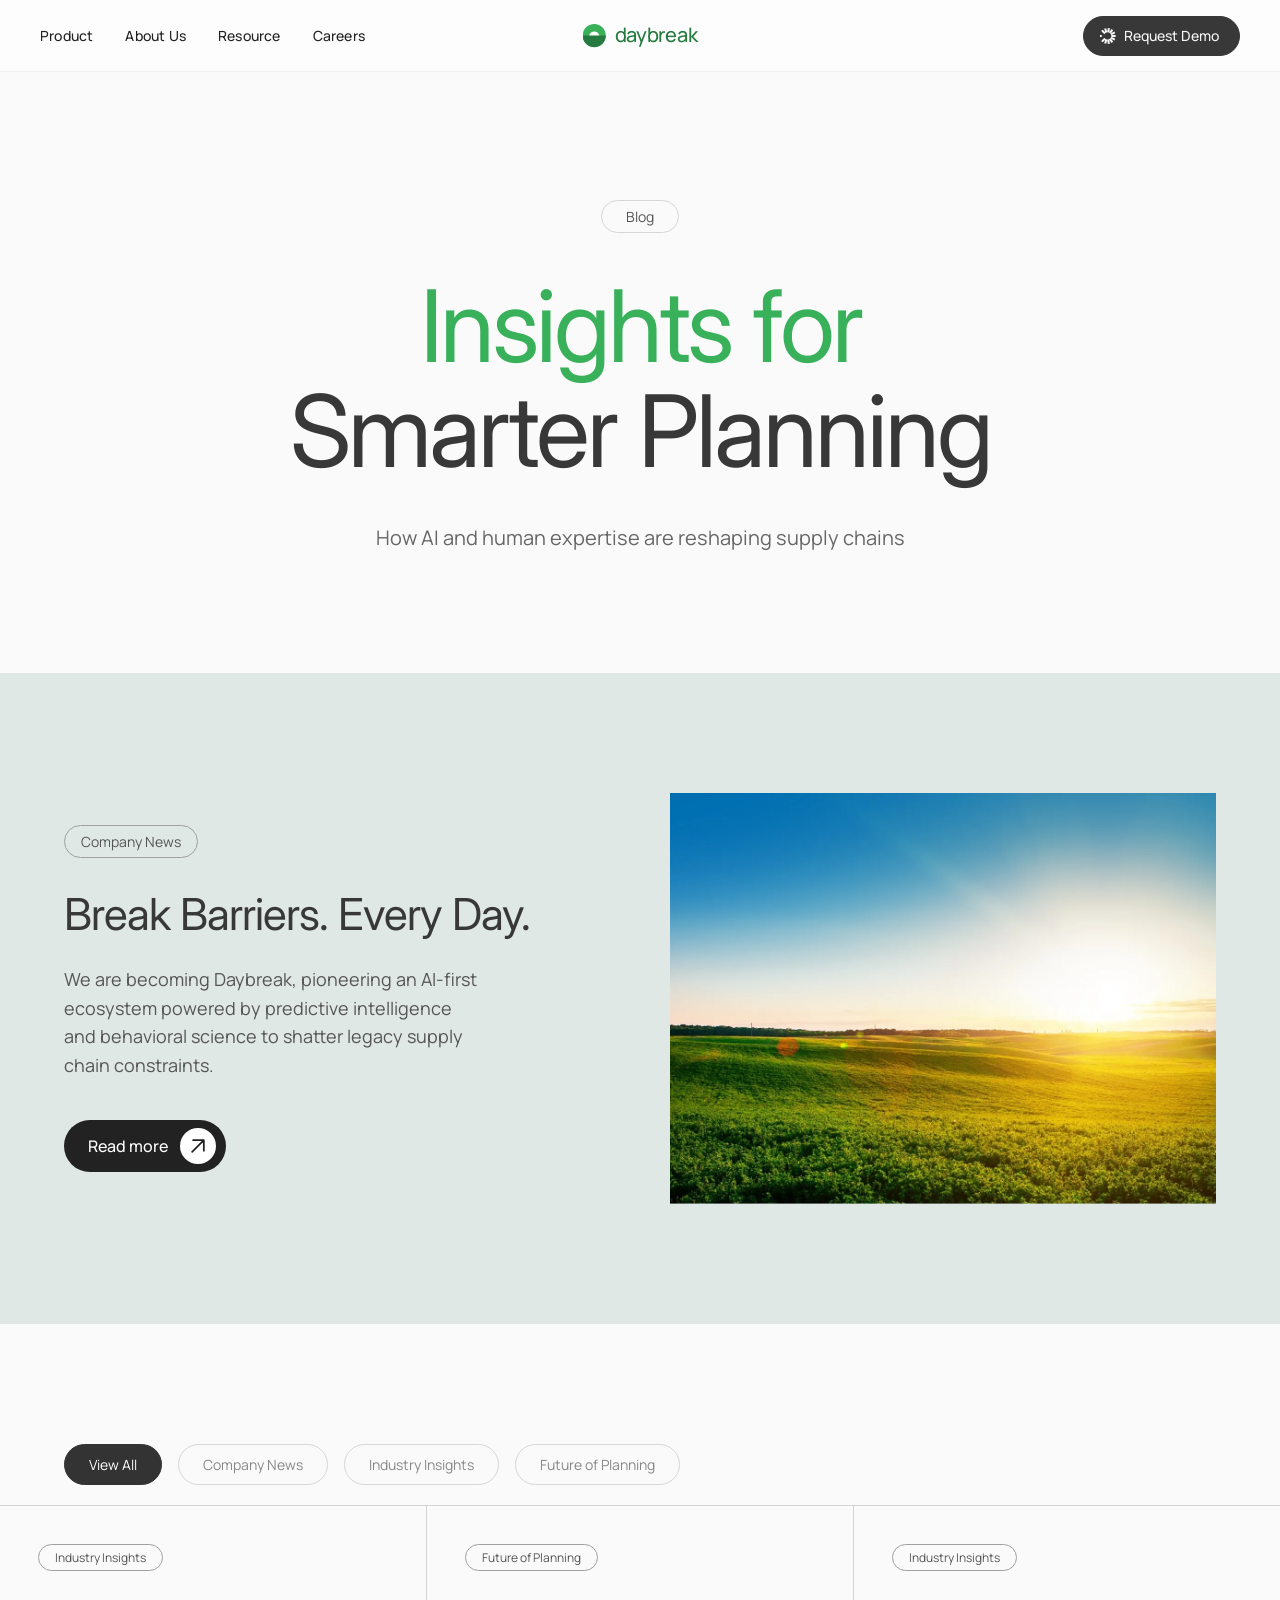
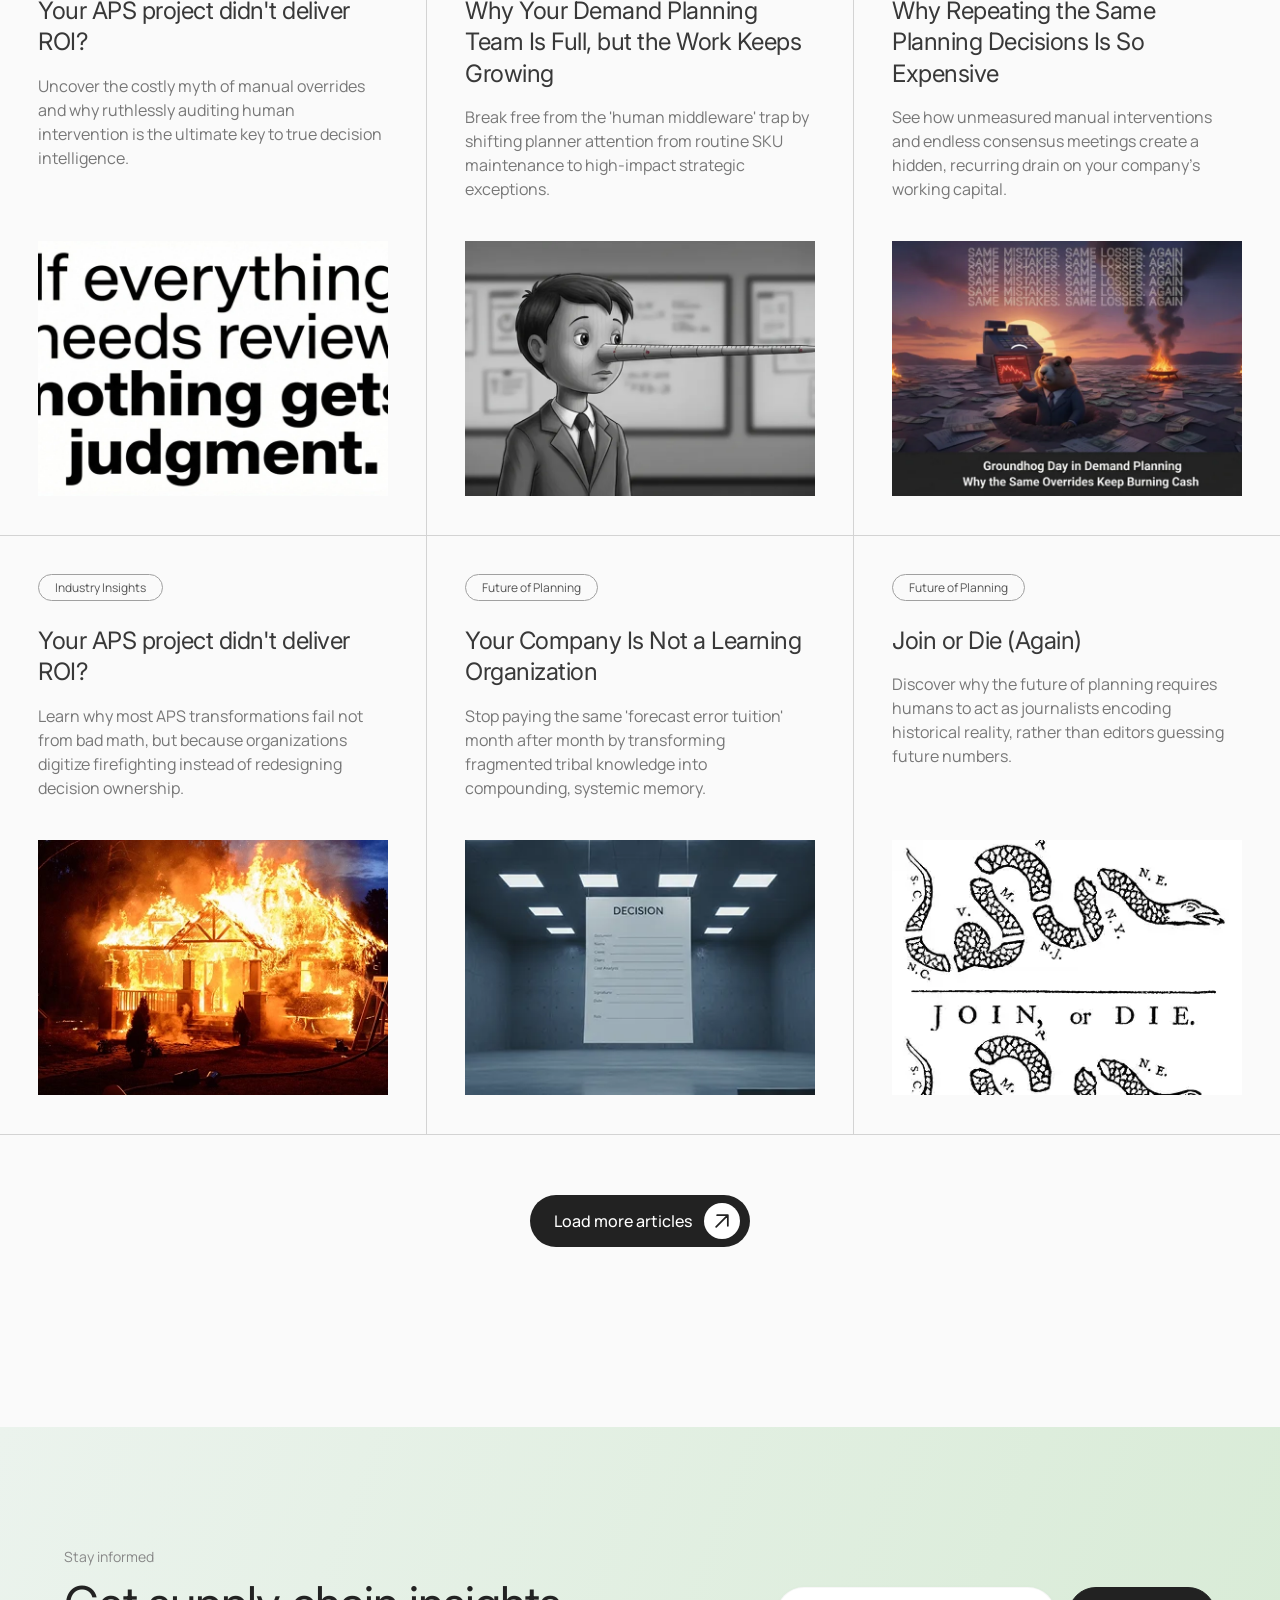
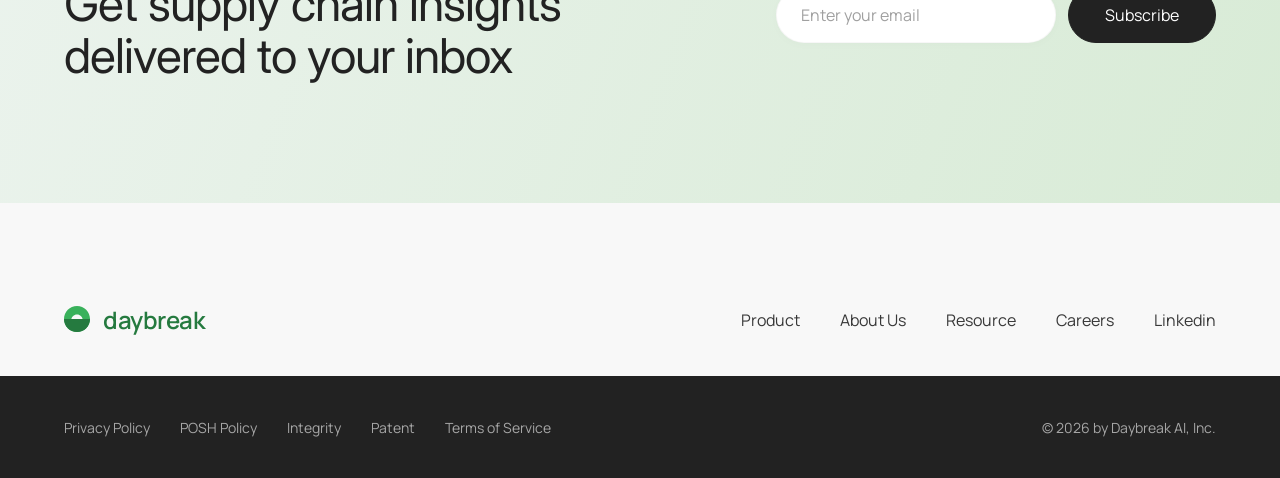
<file: resource.html>
<!DOCTYPE html>
<html lang="en">

<head>
    <meta charset="UTF-8">
    <meta name="viewport" content="width=device-width, initial-scale=1.0">
    <title>Daybreak - Resource</title>
    <link rel="preconnect" href="https://fonts.googleapis.com">
    <link rel="preconnect" href="https://fonts.gstatic.com" crossorigin>
    <link href="https://fonts.googleapis.com/css2?family=Manrope:wght@400;500;600;700&display=swap" rel="stylesheet">
    <link href="https://fonts.googleapis.com/css2?family=Inter:wght@400;500;600&display=swap" rel="stylesheet">
    <link rel="stylesheet" href="index.css">
    <link rel="stylesheet" href="resource.css">
</head>

<body>
    <!-- Navigation Bar -->
    <nav class="navbar">

        <!-- Mobile Menu Button -->
        <button class="mobile-menu-btn" aria-label="Open mobile menu">
            <span class="hamburger-line"></span>
            <span class="hamburger-line"></span>
            <span class="hamburger-line"></span>
        </button>
        <div class="navbar-left">
            <a href="product.html" class="nav-link">Product</a>
            <!-- Dropdown Wrapper for About Us -->
            <div class="nav-dropdown-wrapper">
                <a href="vision.html" class="nav-link">About Us</a>

                <!-- The Dropdown Card -->
                <div class="nav-dropdown">
                    <!-- Item 1 -->
                    <a href="vision.html" class="nav-dropdown-item">
                        <div class="dd-item-header">
                            Vision & Mission
                        </div>
                        <p class="dd-item-desc">Our story, values and what<br>drives us forward</p>
                    </a>
                    <!-- Item 2 -->
                    <a href="about.html" class="nav-dropdown-item">
                        <div class="dd-item-header">
                            Our Team
                        </div>
                        <p class="dd-item-desc">Meet the operators,<br>technologists and AI leaders</p>
                    </a>
                </div>
            </div>

            <!-- Dropdown Wrapper for Resource -->
            <div class="nav-dropdown-wrapper">
                <a href="resource.html" class="nav-link">Resource</a>

                <!-- The Dropdown Card -->
                <div class="nav-dropdown">
                    <!-- Item 1 -->
                    <a href="resource.html" class="nav-dropdown-item">
                        <div class="dd-item-header">
                            <svg class="green-dot" width="8" height="8" viewBox="0 0 8 8" fill="none"
                                xmlns="http://www.w3.org/2000/svg">
                                <circle cx="4" cy="4" r="4" fill="#39B15B" />
                            </svg>
                            Blog
                        </div>
                        <p class="dd-item-desc">Insights, updates and<br>stories from the Daybreak<br>team</p>
                    </a>
                    <!-- Item 2 -->
                    <a href="ai-labor-model.html" class="nav-dropdown-item">
                        <div class="dd-item-header">AI Labor Model</div>
                        <p class="dd-item-desc">How AI and human work come<br>together in our framework</p>
                    </a>
                </div>
            </div>

            <a href="careers.html" class="nav-link">Careers</a>
        </div>

        <div class="navbar-center">
            <a href="index.html" class="logo-link">
                <img src="Assets/NavBar/Daybreak Logo.svg" alt="Daybreak Logo" class="logo-icon">
                <span class="logo-text">daybreak</span>
            </a>
        </div>

        <div class="navbar-right">
            <a href="#" class="btn btn-solid">
                <img src="Assets/NavBar/Dawn Logo.svg" alt="Dawn Logo" class="btn-icon">
                Request Demo
            </a>
        </div>
    </nav>

    <!-- =========================================
         RESOURCE PAGE SECTION 1: Blog Hero
         ========================================= -->
    <section class="resource-hero">
        <div class="resource-badge">Blog</div>
        <h1 class="resource-title"><span class="color-green">Insights for<br></span>Smarter Planning</h1>
        <p class="resource-subtitle">How AI and human expertise are reshaping supply chains</p>
    </section>

    <!-- =========================================
         RESOURCE PAGE SECTION 2: Break Barriers
         ========================================= -->
    <section class="break-barriers-section">
        <div class="bb-container">
            <!-- Left Text Column -->
            <div class="bb-left">
                <span class="bb-badge">Company News</span>
                <h2 class="bb-h2">Break Barriers. Every Day.</h2>
                <p class="bb-p">
                    We are becoming Daybreak, pioneering an AI-first<br>
                    ecosystem powered by predictive intelligence<br>
                    and behavioral science to shatter legacy supply<br>
                    chain constraints.
                </p>
                <a href="#" class="btn-bb">
                    Read more
                    <span class="bb-arrow-icon">
                        <svg width="14" height="14" viewBox="0 0 12 12" fill="none" xmlns="http://www.w3.org/2000/svg">
                            <path d="M1 11L11 1M11 1V10.1667M11 1H1.83333" stroke="#222222" stroke-width="1.5"
                                stroke-linecap="round" stroke-linejoin="round" />
                        </svg>
                    </span>
                </a>
            </div>

            <!-- Right Image Column -->
            <div class="bb-right">
                <img src="Assets/ResourcePage/img1.webp" alt="Sunrise over a green field" class="bb-img">
            </div>
        </div>
    </section>

    <!-- =========================================
         RESOURCE PAGE SECTION 3: Article Grid
         ========================================= -->
    <section class="article-grid-section">
        <!-- Filter Bar -->
        <div class="filter-bar">
            <button class="filter-btn active">View All</button>
            <button class="filter-btn">Company News</button>
            <button class="filter-btn">Industry Insights</button>
            <button class="filter-btn">Future of Planning</button>
        </div>

        <!-- The Grid -->
        <div class="article-grid">
            <!-- Article 1 -->
            <article class="article-card">
                <div class="article-content">
                    <span class="article-badge">Industry Insights</span>
                    <h3 class="article-title">Your APS project didn't deliver ROI?</h3>
                    <p class="article-desc">Uncover the costly myth of manual overrides and why ruthlessly auditing
                        human intervention is the ultimate key to true decision intelligence.</p>
                </div>
                <div class="article-img-wrapper">
                    <img src="Assets/ResourcePage/img2-1.webp" alt="If everything needs review nothing gets judgment."
                        class="article-img">
                </div>
            </article>

            <!-- Article 2 -->
            <article class="article-card">
                <div class="article-content">
                    <span class="article-badge">Future of Planning</span>
                    <h3 class="article-title">Why Your Demand Planning Team Is Full, but the Work Keeps Growing</h3>
                    <p class="article-desc">Break free from the 'human middleware' trap by shifting planner attention
                        from routine SKU maintenance to high-impact strategic exceptions.</p>
                </div>
                <div class="article-img-wrapper">
                    <img src="Assets/ResourcePage/img2-2.webp" alt="Pinocchio planner" class="article-img">
                </div>
            </article>

            <!-- Article 3 -->
            <article class="article-card">
                <div class="article-content">
                    <span class="article-badge">Industry Insights</span>
                    <h3 class="article-title">Why Repeating the Same Planning Decisions Is So Expensive</h3>
                    <p class="article-desc">See how unmeasured manual interventions and endless consensus meetings
                        create a hidden, recurring drain on your company's working capital.</p>
                </div>
                <div class="article-img-wrapper">
                    <img src="Assets/ResourcePage/img2-3.webp" alt="Bear with burning cash" class="article-img">
                </div>
            </article>

            <!-- Article 4 -->
            <article class="article-card">
                <div class="article-content">
                    <span class="article-badge">Industry Insights</span>
                    <h3 class="article-title">Your APS project didn't deliver ROI?</h3>
                    <p class="article-desc">Learn why most APS transformations fail not from bad math, but because
                        organizations digitize firefighting instead of redesigning decision ownership.</p>
                </div>
                <div class="article-img-wrapper">
                    <img src="Assets/ResourcePage/img2-4.webp" alt="Burning house" class="article-img">
                </div>
            </article>

            <!-- Article 5 -->
            <article class="article-card">
                <div class="article-content">
                    <span class="article-badge">Future of Planning</span>
                    <h3 class="article-title">Your Company Is Not a Learning Organization</h3>
                    <p class="article-desc">Stop paying the same 'forecast error tuition' month after month by
                        transforming fragmented tribal knowledge into compounding, systemic memory.</p>
                </div>
                <div class="article-img-wrapper">
                    <img src="Assets/ResourcePage/img2-5.webp" alt="Decision paper hanging in a room"
                        class="article-img">
                </div>
            </article>

            <!-- Article 6 -->
            <article class="article-card">
                <div class="article-content">
                    <span class="article-badge">Future of Planning</span>
                    <h3 class="article-title">Join or Die (Again)</h3>
                    <p class="article-desc">Discover why the future of planning requires humans to act as journalists
                        encoding historical reality, rather than editors guessing future numbers.</p>
                </div>
                <div class="article-img-wrapper">
                    <img src="Assets/ResourcePage/img2-6.webp" alt="Join or die snake" class="article-img">
                </div>
            </article>
        </div>

        <!-- Load More Section -->
        <div class="load-more-section">
            <a href="#" class="btn-bb">
                Load more articles
                <span class="bb-arrow-icon">
                    <svg width="14" height="14" viewBox="0 0 12 12" fill="none" xmlns="http://www.w3.org/2000/svg">
                        <path d="M1 11L11 1M11 1V10.1667M11 1H1.83333" stroke="#222222" stroke-width="1.5"
                            stroke-linecap="round" stroke-linejoin="round" />
                    </svg>
                </span>
            </a>
        </div>
    </section>

    <!-- =========================================
         RESOURCE PAGE SECTION 4: Subscribe Banner
         ========================================= -->
    <section class="subscribe-section">
        <div class="sub-container">
            <!-- Left Text Column -->
            <div class="sub-text-col">
                <span class="sub-pretitle">Stay informed</span>
                <h2 class="sub-title">Get supply chain insights<br>delivered to your inbox</h2>
            </div>

            <!-- Right Form Column -->
            <div class="sub-form-col">
                <form class="sub-form">
                    <input type="email" class="sub-input" placeholder="Enter your email" required>
                    <button type="submit" class="sub-btn">Subscribe</button>
                </form>
            </div>
        </div>
    </section>

    <!-- =========================================
         SECTION 9: Footer
         ========================================= -->
    <footer class="site-footer">
        <!-- Top Tier -->
        <div class="footer-top">
            <div class="footer-logo">
                <svg width="27" height="27" viewBox="0 0 27 27" fill="none" xmlns="http://www.w3.org/2000/svg"
                    class="footer-logo-svg">
                    <path
                        d="M13.0078 0C20.1919 0 26.0156 5.82367 26.0156 13.0078C26.0156 20.192 20.192 26.0156 13.0078 26.0156C5.82378 26.0155 0 20.1919 0 13.0078C2.10991e-05 5.82376 5.82379 0.0001362 13.0078 0ZM13.0059 8.45801C9.83164 8.45803 7.25805 10.9667 7.25781 14.0615C7.25781 17.1565 9.83149 19.666 13.0059 19.666C16.1802 19.666 18.7539 17.1566 18.7539 14.0615C18.7537 10.9667 16.1801 8.45801 13.0059 8.45801Z"
                        fill="#39B15B" />
                    <path
                        d="M26.0161 13.0081C26.0161 16.458 24.6456 19.7667 22.2061 22.2062C19.7666 24.6456 16.458 26.0161 13.008 26.0161C9.5581 26.0161 6.24945 24.6456 3.80997 22.2062C1.37049 19.7667 5.20928e-07 16.458 0 13.0081L13.008 13.0081L26.0161 13.0081Z"
                        fill="#257A3F" />
                </svg>
                <span class="footer-logo-text">daybreak</span>
            </div>

            <ul class="footer-nav">
                <li><a href="product.html">Product</a></li>
                <li><a href="vision.html">About Us</a></li>
                <li><a href="resource.html">Resource</a></li>
                <li><a href="careers.html">Careers</a></li>
                <li><a href="#">Linkedin</a></li>
            </ul>
        </div>

        <!-- Bottom Tier -->
        <div class="footer-bottom">
            <ul class="footer-legal">
                <li><a href="#">Privacy Policy</a></li>
                <li><a href="#">POSH Policy</a></li>
                <li><a href="#">Integrity</a></li>
                <li><a href="#">Patent</a></li>
                <li><a href="#">Terms of Service</a></li>
            </ul>
            <div class="footer-copyright">
                &copy; 2026 by Daybreak AI, Inc.
            </div>
        </div>
    </footer>

    <!-- =========================================
         GLOBAL: Request Demo Modal
         ========================================= -->
    <div class="demo-modal-wrapper" id="requestDemoModal">
        <div class="demo-modal-content">
            <!-- Left Branding Side -->
            <div class="demo-modal-left">
                <img src="Assets/NavBar/Daybreak Logo.svg" alt="Daybreak Logo" class="modal-logo">
                <h2 class="modal-title">See Daybreak<br>in Action</h2>
            </div>

            <!-- Right Form Side -->
            <div class="demo-modal-right">
                <button class="modal-close-btn" id="closeModalBtn">&times;</button>

                <form class="demo-form" id="demoForm">
                    <div class="form-group">
                        <label for="fullName">Full Name</label>
                        <input type="text" id="fullName" name="fullName" required placeholder="Jane Doe">
                    </div>

                    <div class="form-group">
                        <label for="workEmail">Work Email</label>
                        <input type="email" id="workEmail" name="workEmail" required placeholder="jane@company.com">
                    </div>

                    <div class="form-group">
                        <label for="companyName">Company</label>
                        <input type="text" id="companyName" name="companyName" required placeholder="Acme Corp">
                    </div>

                    <div class="form-group">
                        <label for="jobTitle">Job Title</label>
                        <input type="text" id="jobTitle" name="jobTitle" required placeholder="VP of Supply Chain">
                    </div>

                    <button type="submit" class="btn btn-solid modal-submit-btn">
                        Schedule My Demo
                        <span class="btn-arrow-circle">
                            <svg width="12" height="12" viewBox="0 0 24 24" fill="none"
                                xmlns="http://www.w3.org/2000/svg">
                                <path d="M5 12H19M19 12L12 5M19 12L12 19" stroke="black" stroke-width="2"
                                    stroke-linecap="round" stroke-linejoin="round" />
                            </svg>
                        </span>
                    </button>
                </form>

                <!-- Success State Overlay -->
                <div class="demo-success-msg" id="demoSuccessMsg" style="display: none;">
                    <h3 class="success-title">Thank you!</h3>
                    <p class="success-desc">We will be in touch with you shortly.</p>
                </div>
            </div>
        </div>
    </div>

    <!-- Injecting Modal Logic -->
    <script>
        document.addEventListener('DOMContentLoaded', () => {
            // =========================================
            // GLOBAL: Request Demo Modal Logic
            // =========================================
            const requestDemoBtn = document.querySelector('.navbar-right .btn-solid');
            const requestDemoModal = document.getElementById('requestDemoModal');
            const closeModalBtn = document.getElementById('closeModalBtn');
            const demoForm = document.getElementById('demoForm');
            const demoSuccessMsg = document.getElementById('demoSuccessMsg');

            if (requestDemoBtn && requestDemoModal && closeModalBtn) {
                requestDemoBtn.addEventListener('click', (e) => {
                    e.preventDefault();
                    requestDemoModal.classList.add('is-open');
                    document.body.style.overflow = 'hidden';
                });

                // Handle form submission intercept
                if (demoForm && demoSuccessMsg) {
                    demoForm.addEventListener('submit', (e) => {
                        e.preventDefault(); // Prevent page reload navigation

                        // Hide form, show success message
                        demoForm.style.display = 'none';
                        demoSuccessMsg.style.display = 'flex';
                    });
                }

                // Helper to close and reset the modal state entirely
                function closeAndResetModal() {
                    requestDemoModal.classList.remove('is-open');
                    document.body.style.overflow = '';

                    // Delay the DOM reset until after the CSS fade-out transition finishes
                    setTimeout(() => {
                        if (demoForm && demoSuccessMsg) {
                            demoForm.style.display = 'flex';
                            demoSuccessMsg.style.display = 'none';
                            demoForm.reset();
                        }
                    }, 400);
                }

                closeModalBtn.addEventListener('click', closeAndResetModal);
                requestDemoModal.addEventListener('click', (e) => {
                    if (e.target === requestDemoModal) closeAndResetModal();
                });
            }
        });
    </script>

    <!-- Mobile Navigation Overlay -->
    <div class="mobile-nav-overlay">
        <div class="mobile-nav-header">
            <span class="logo-text" style="color: #257A3F; font-size: 20px; font-weight: 500; letter-spacing: -0.3px;">daybreak</span>
            <button class="mobile-nav-close">&times;</button>
        </div>
        <div class="mobile-nav-body">
            <a href="product.html" class="mobile-nav-link">Product</a>
            <div class="mobile-nav-group">
                <button class="mobile-nav-toggle">About Us <span class="toggle-icon">+</span></button>
                <div class="mobile-nav-dropdown">
                    <a href="vision.html" class="mobile-nav-sublink">Vision & Mission</a>
                    <a href="about.html" class="mobile-nav-sublink">Our Team</a>
                </div>
            </div>
            <div class="mobile-nav-group">
                <button class="mobile-nav-toggle">Resource <span class="toggle-icon">+</span></button>
                <div class="mobile-nav-dropdown">
                    <a href="resource.html" class="mobile-nav-sublink">Blog</a>
                    <a href="ai-labor-model.html" class="mobile-nav-sublink">AI Labor Model</a>
                </div>
            </div>
            <a href="careers.html" class="mobile-nav-link">Careers</a>
            
        </div>
    </div>
    <script src="mobile-nav.js"></script>
</body>

</html>
</file>
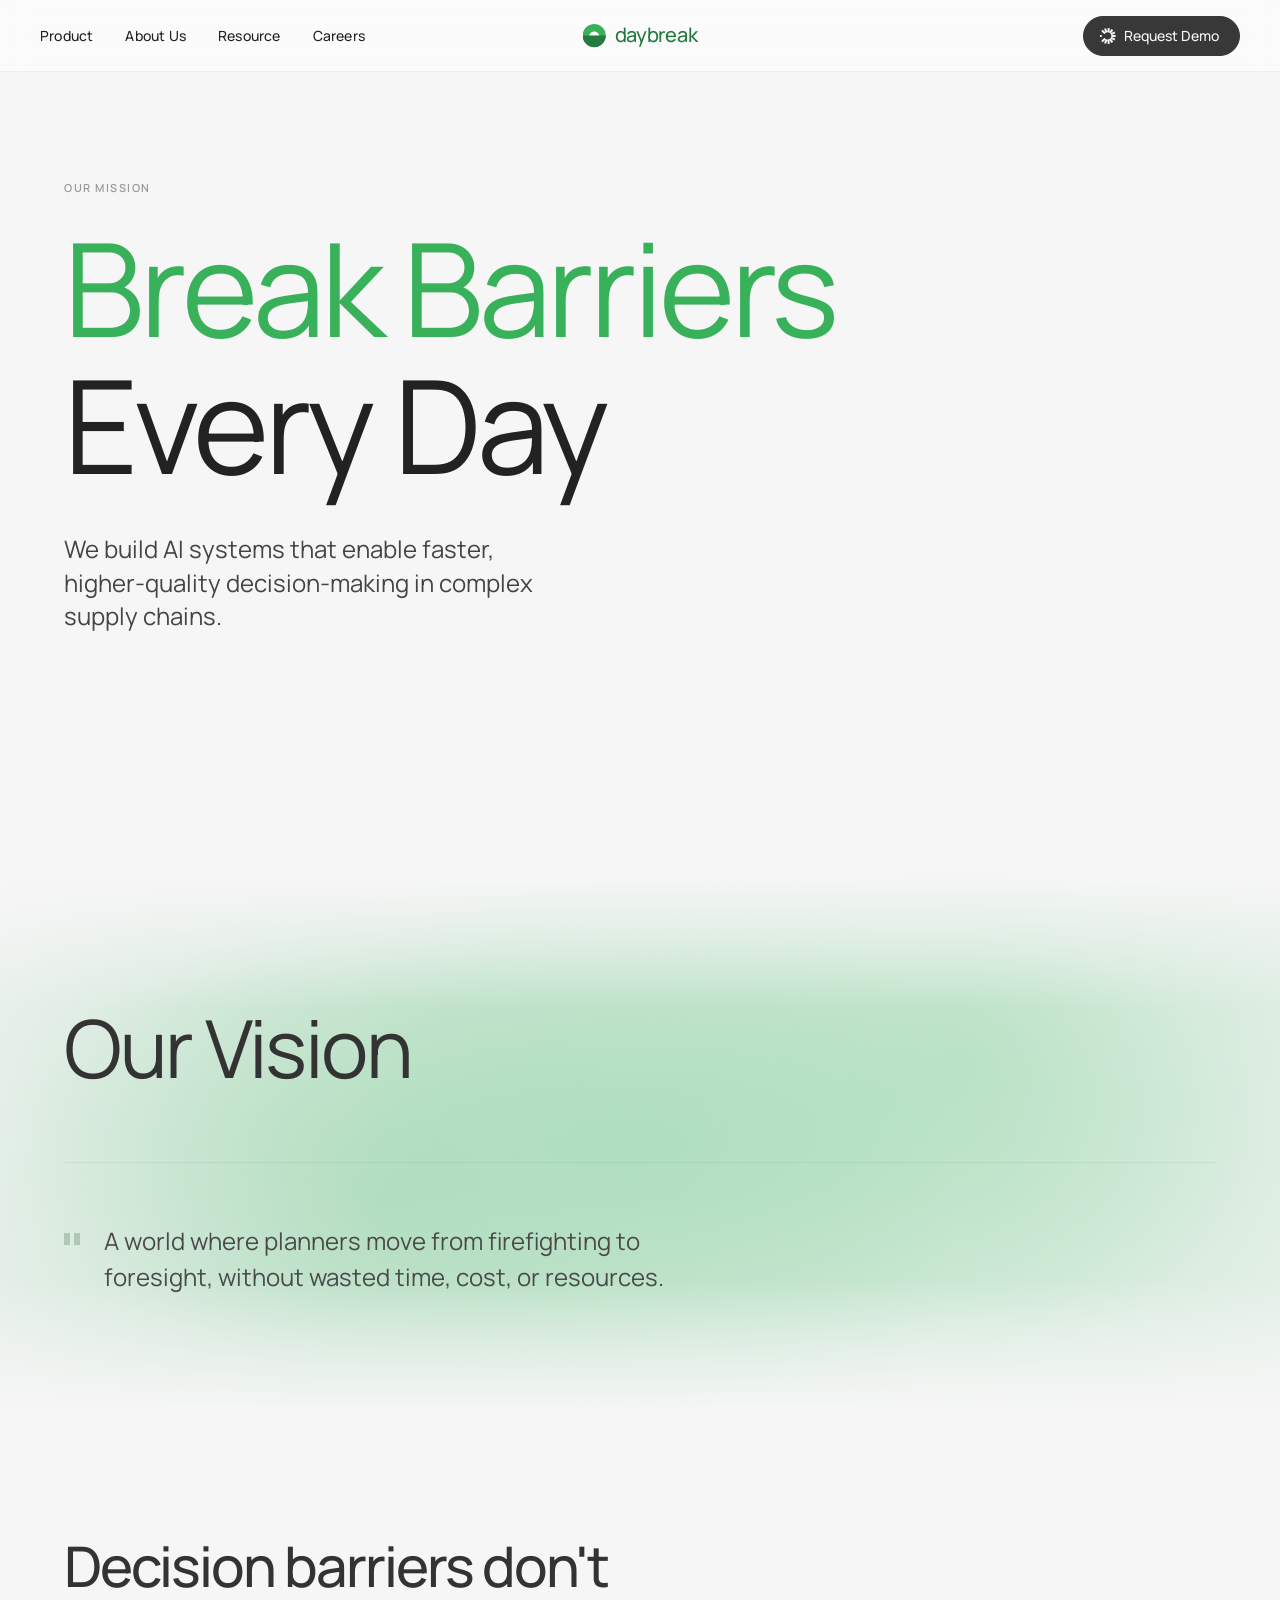
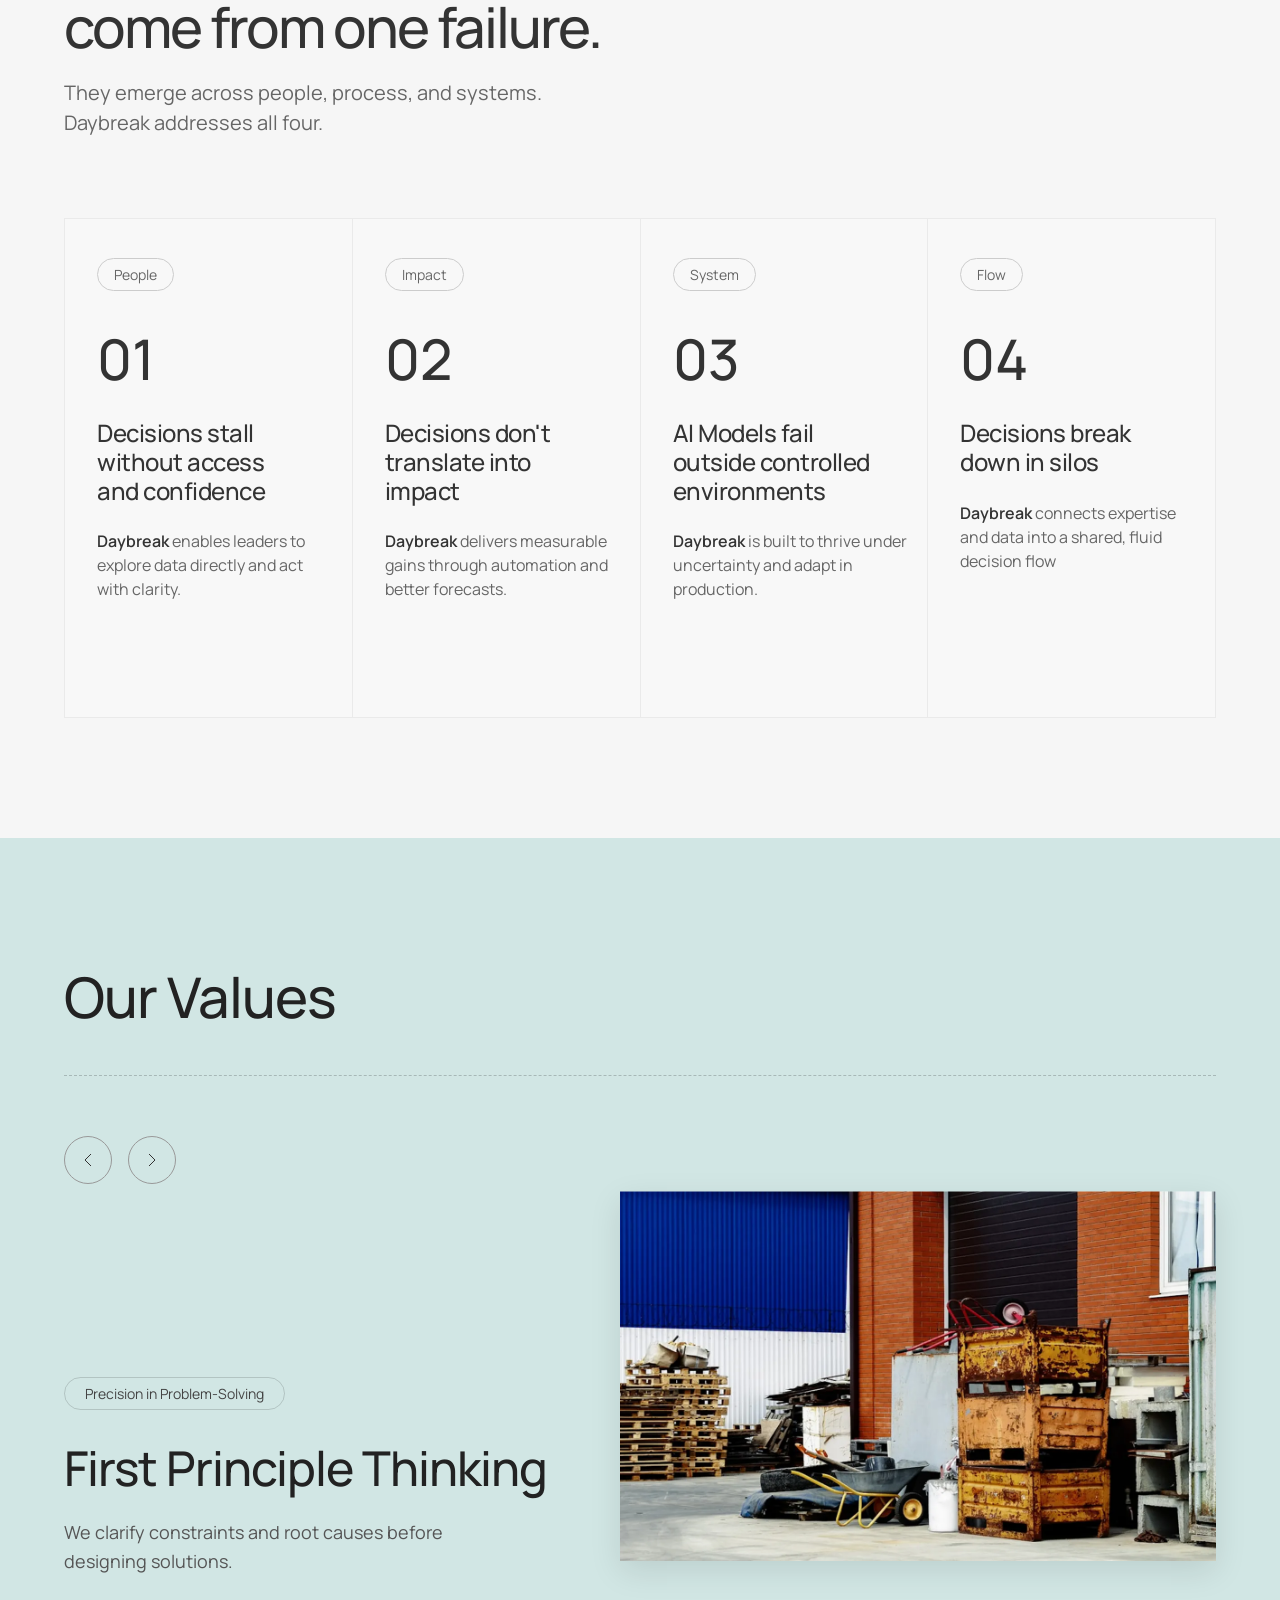
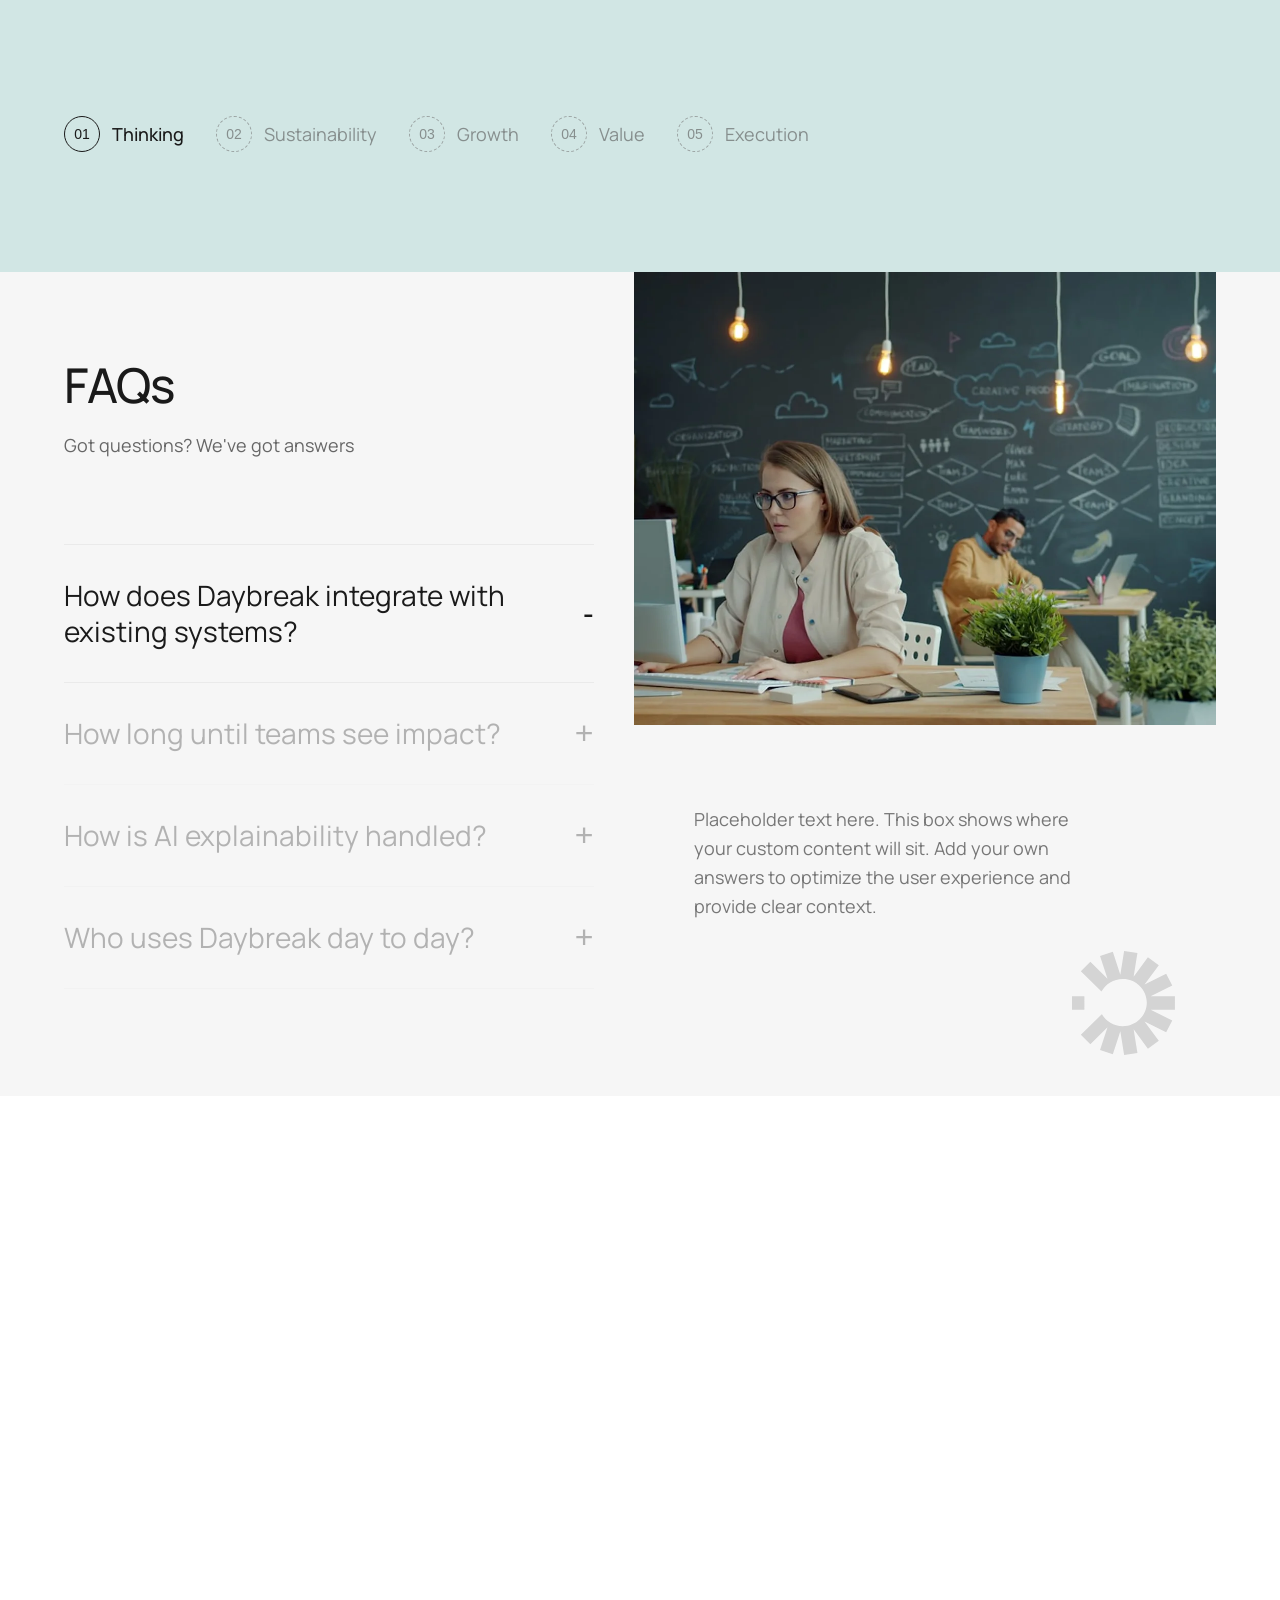
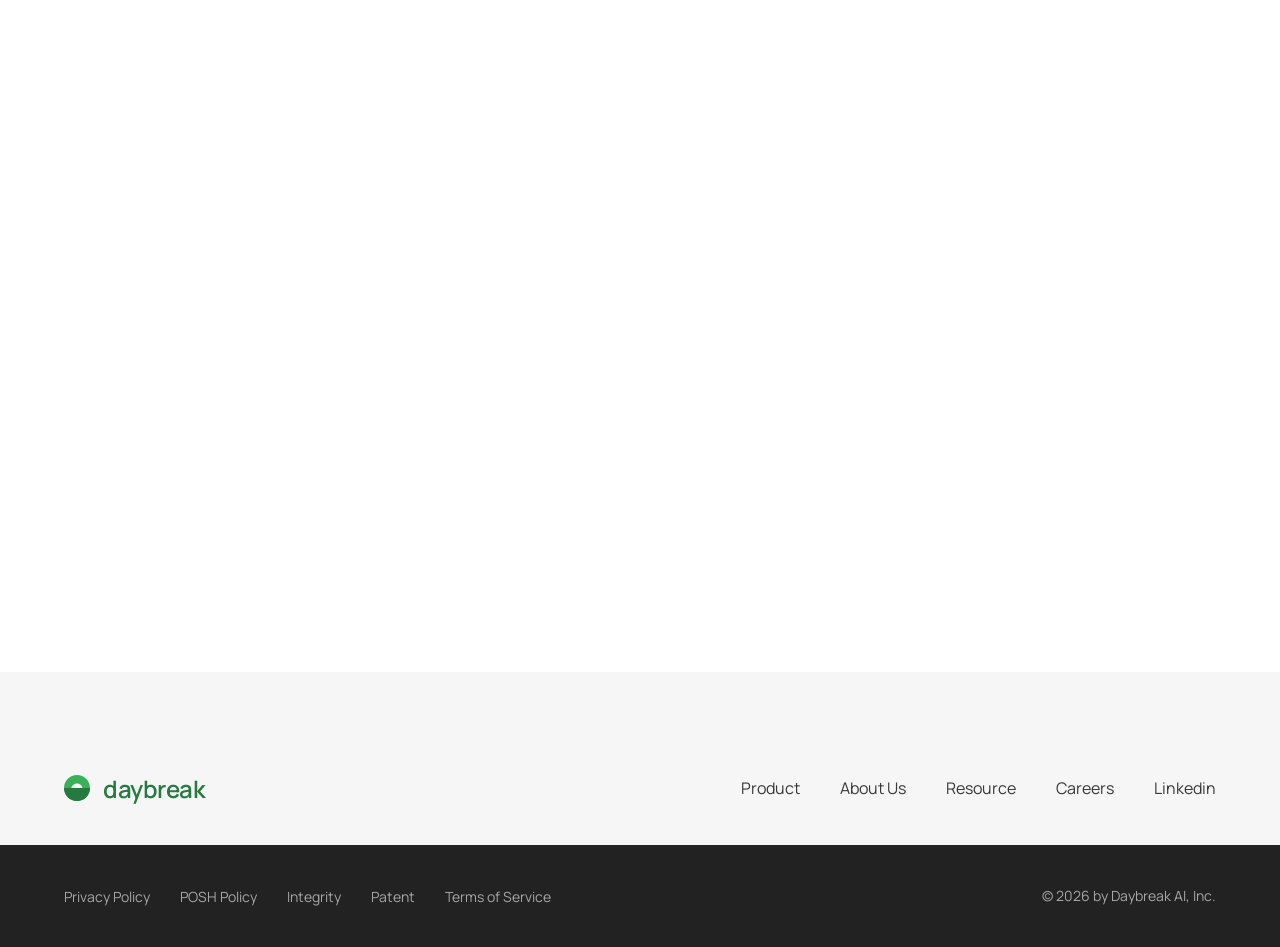
<file: vision.html>
<!DOCTYPE html>
<html lang="en">

<head>
    <meta charset="UTF-8">
    <meta name="viewport" content="width=device-width, initial-scale=1.0">
    <title>Daybreak - Vision & Mission</title>
    <link rel="preconnect" href="https://fonts.googleapis.com">
    <link rel="preconnect" href="https://fonts.gstatic.com" crossorigin>
    <link href="https://fonts.googleapis.com/css2?family=Manrope:wght@300;400;500;600;700&display=swap"
        rel="stylesheet">
    <link rel="stylesheet" href="index.css">
    <link rel="stylesheet" href="vision.css">
</head>

<body>
    <!-- Navigation Bar -->
    <nav class="navbar">

        <!-- Mobile Menu Button -->
        <button class="mobile-menu-btn" aria-label="Open mobile menu">
            <span class="hamburger-line"></span>
            <span class="hamburger-line"></span>
            <span class="hamburger-line"></span>
        </button>
        <div class="navbar-left">
            <a href="product.html" class="nav-link">Product</a>
            <!-- Dropdown Wrapper for About Us -->
            <div class="nav-dropdown-wrapper">
                <a href="vision.html" class="nav-link">About Us</a>

                <!-- The Dropdown Card -->
                <div class="nav-dropdown">
                    <!-- Item 1 -->
                    <a href="vision.html" class="nav-dropdown-item">
                        <div class="dd-item-header">
                            <svg class="green-dot" width="8" height="8" viewBox="0 0 8 8" fill="none"
                                xmlns="http://www.w3.org/2000/svg">
                                <circle cx="4" cy="4" r="4" fill="#39B15B" />
                            </svg>
                            Vision & Mission
                        </div>
                        <p class="dd-item-desc">Our story, values and what<br>drives us forward</p>
                    </a>
                    <!-- Item 2 -->
                    <a href="about.html" class="nav-dropdown-item">
                        <div class="dd-item-header">
                            Our Team
                        </div>
                        <p class="dd-item-desc">Meet the operators,<br>technologists and AI leaders</p>
                    </a>
                </div>
            </div>

            <!-- Dropdown Wrapper for Resource -->
            <div class="nav-dropdown-wrapper">
                <a href="resource.html" class="nav-link">Resource</a>

                <!-- The Dropdown Card -->
                <div class="nav-dropdown">
                    <!-- Item 1 -->
                    <a href="resource.html" class="nav-dropdown-item">
                        <div class="dd-item-header">
                            Blog
                        </div>
                        <p class="dd-item-desc">Insights, updates and<br>stories from the Daybreak<br>team</p>
                    </a>
                    <!-- Item 2 -->
                    <a href="ai-labor-model.html" class="nav-dropdown-item">
                        <div class="dd-item-header">AI Labor Model</div>
                        <p class="dd-item-desc">How AI and human work come<br>together in our framework</p>
                    </a>
                </div>
            </div>

            <a href="careers.html" class="nav-link">Careers</a>
        </div>

        <div class="navbar-center">
            <a href="index.html" class="logo-link">
                <img src="Assets/NavBar/Daybreak Logo.svg" alt="Daybreak Logo" class="logo-icon">
                <span class="logo-text">daybreak</span>
            </a>
        </div>

        <div class="navbar-right">
            <a href="#" class="btn btn-solid">
                <img src="Assets/NavBar/Dawn Logo.svg" alt="Dawn Logo" class="btn-icon">
                Request Demo
            </a>
        </div>
    </nav>

    <!-- =========================================
         VISION & MISSION HERO SECTION
         ========================================= -->
    <section class="vision-hero">
        <div class="vision-hero-container">
            <span class="vision-eyebrow">OUR MISSION</span>
            <h1 class="vision-title"><span class="vision-title-green">Break Barriers</span><br>Every Day</h1>
            <p class="vision-subtitle">We build AI systems that enable faster,<br>higher-quality decision-making in
                complex<br>supply chains.</p>
        </div>
    </section>

    <!-- =========================================
         OUR VISION SECTION
         ========================================= -->
    <section class="vision-statement">
        <div class="vision-statement-container">
            <h2 class="vision-statement-title">Our Vision</h2>

            <hr class="vision-divider">

            <div class="vision-content-row">
                <div class="vision-indicator">
                    <div class="v-rect"></div>
                    <div class="v-rect"></div>
                </div>
                <p class="vision-statement-text">
                    A world where planners move from firefighting to<br>
                    foresight, without wasted time, cost, or resources.
                </p>
            </div>
        </div>
    </section>

    <!-- =========================================
         DECISION BARRIERS SECTION
         ========================================= -->
    <section class="vision-barriers">
        <div class="barriers-container">
            <!-- Header Block -->
            <div class="barriers-header">
                <h2 class="barriers-title">Decision barriers don't<br>come from one failure.</h2>
                <p class="barriers-subtitle">They emerge across people, process, and systems.<br>Daybreak addresses all
                    four.</p>
            </div>

            <!-- Accordion Grid -->
            <div class="barriers-accordion">
                <!-- Column 01 -->
                <div class="barrier-item">
                    <div class="barrier-content">
                        <div class="barrier-tag">People</div>
                        <div class="barrier-num">01</div>
                        <h3 class="barrier-item-title">Decisions stall<br>without access<br>and confidence</h3>
                        <p class="barrier-desc"><strong>Daybreak</strong> enables leaders to<br>explore data directly
                            and act<br>with clarity.</p>
                    </div>
                </div>

                <!-- Column 02 -->
                <div class="barrier-item">
                    <div class="barrier-content">
                        <div class="barrier-tag">Impact</div>
                        <div class="barrier-num">02</div>
                        <h3 class="barrier-item-title">Decisions don't<br>translate into<br>impact</h3>
                        <p class="barrier-desc"><strong>Daybreak</strong> delivers measurable<br>gains through
                            automation and<br>better forecasts.</p>
                    </div>
                </div>

                <!-- Column 03 -->
                <div class="barrier-item">
                    <div class="barrier-content">
                        <div class="barrier-tag">System</div>
                        <div class="barrier-num">03</div>
                        <h3 class="barrier-item-title">AI Models fail<br>outside controlled<br>environments</h3>
                        <p class="barrier-desc"><strong>Daybreak</strong> is built to thrive under<br>uncertainty and
                            adapt in production.</p>
                    </div>
                </div>

                <!-- Column 04 -->
                <div class="barrier-item">
                    <div class="barrier-content">
                        <div class="barrier-tag">Flow</div>
                        <div class="barrier-num">04</div>
                        <h3 class="barrier-item-title">Decisions break<br>down in silos</h3>
                        <p class="barrier-desc"><strong>Daybreak</strong> connects expertise<br>and data into a shared,
                            fluid<br>decision flow</p>
                    </div>
                </div>
            </div>
        </div>
    </section>

    <!-- =========================================
         OUR VALUES SECTION (Interactive Carousel)
         ========================================= -->
    <section class="our-values" id="our-values-section">
        <div class="values-container">
            <h2 class="values-main-title">Our Values</h2>
            <hr class="values-divider">

            <div class="values-content-split">
                <!-- Left Column (Text & Controls) -->
                <div class="values-left-col">
                    <div class="values-controls">
                        <button class="val-btn val-prev" id="valPrevBtn">
                            <svg width="24" height="24" viewBox="0 0 24 24" fill="none" stroke="currentColor"
                                stroke-width="1">
                                <path d="M15 18l-6-6 6-6" />
                            </svg>
                        </button>
                        <button class="val-btn val-next" id="valNextBtn">
                            <svg width="24" height="24" viewBox="0 0 24 24" fill="none" stroke="currentColor"
                                stroke-width="1">
                                <path d="M9 18l6-6-6-6" />
                            </svg>
                        </button>
                    </div>

                    <div class="values-text-content fade-transition" id="valTextContainer">
                        <div class="val-tag" id="valTag">Precision in Problem-Solving</div>
                        <h3 class="val-title" id="valTitle">First Principle Thinking</h3>
                        <p class="val-desc" id="valDesc">We clarify constraints and root causes before designing
                            solutions.</p>
                    </div>
                </div>

                <!-- Right Column (Image) -->
                <div class="values-right-col">
                    <img src="Assets/AboutPage/img1.webp" alt="Our Value Image" class="val-image fade-transition"
                        id="valImage">
                </div>
            </div>

            <!-- Bottom Navigation -->
            <div class="values-bottom-nav" id="valBottomNav">
                <button class="val-nav-item is-active" data-index="0">
                    <span class="val-nav-num">01</span>
                    <span class="val-nav-label">Thinking</span>
                </button>
                <button class="val-nav-item" data-index="1">
                    <span class="val-nav-num">02</span>
                    <span class="val-nav-label">Sustainability</span>
                </button>
                <button class="val-nav-item" data-index="2">
                    <span class="val-nav-num">03</span>
                    <span class="val-nav-label">Growth</span>
                </button>
                <button class="val-nav-item" data-index="3">
                    <span class="val-nav-num">04</span>
                    <span class="val-nav-label">Value</span>
                </button>
                <button class="val-nav-item" data-index="4">
                    <span class="val-nav-num">05</span>
                    <span class="val-nav-label">Execution</span>
                </button>
            </div>
        </div>
    </section>

    <!-- =========================================
         FAQS SCROLLING SECTION
         ========================================= -->
    <section class="vision-faqs" id="visionFaqsSection">
        <div class="faqs-sticky-wrapper">
            <div class="faqs-split-layout">

                <!-- Left Column (Sticky Content) -->
                <div class="faqs-left-col">
                    <h2 class="faqs-main-title">FAQs</h2>
                    <p class="faqs-subtitle">Got questions? We've got answers</p>

                    <div class="faqs-list">
                        <!-- FAQ 1 -->
                        <div class="faq-row is-active is-open" id="faq-row-0">
                            <span class="faq-question">How does Daybreak integrate with existing systems?</span>
                            <span class="faq-icon">-</span>
                            <div class="faq-answer">Daybreak connects via API to your existing ERP, WMS, and planning
                                tools. Our integration layer is designed for enterprise environments, typically going
                                live within 6–8 weeks without disrupting current workflows.</div>
                        </div>
                        <!-- FAQ 2 -->
                        <div class="faq-row" id="faq-row-1">
                            <span class="faq-question">How long until teams see impact?</span>
                            <span class="faq-icon">+</span>
                            <div class="faq-answer">Most teams begin seeing measurable reductions in manual planning
                                work within the first 30 days. Forecast accuracy improvements and labor savings
                                typically become visible at full deployment, around week 8–12.</div>
                        </div>
                        <!-- FAQ 3 -->
                        <div class="faq-row" id="faq-row-2">
                            <span class="faq-question">How is AI explainability handled?</span>
                            <span class="faq-icon">+</span>
                            <div class="faq-answer">Every decision Dawn makes includes a rationale — the factors
                                weighed, thresholds applied, and confidence level. Planners can inspect any
                                recommendation and understand exactly why it was made before acting on it.</div>
                        </div>
                        <!-- FAQ 4 -->
                        <div class="faq-row" id="faq-row-3">
                            <span class="faq-question">Who uses Daybreak day to day?</span>
                            <span class="faq-icon">+</span>
                            <div class="faq-answer">Supply chain planners, demand managers, and operations leads are
                                Dawn's primary users. Leadership and finance teams leverage the dashboards for
                                visibility into decision quality and labor reallocation.</div>
                        </div>
                    </div>
                </div>

                <!-- Right Column (Visuals) -->
                <div class="faqs-right-col">
                    <img src="Assets/AboutPage/img2.webp" alt="FAQ Visual" class="faqs-image">

                    <div class="faqs-content-block">
                        <p class="faqs-placeholder-text">
                            Placeholder text here. This box shows where your custom content will sit. Add your own
                            answers to optimize the user experience and provide clear context.
                        </p>

                        <!-- Rotating Gear Icon -->
                        <svg width="103" height="105" viewBox="0 0 103 105" fill="none"
                            xmlns="http://www.w3.org/2000/svg" class="faq-spinning-icon" id="faqGearIcon">
                            <path
                                d="M28.6345 40.7895C32.676 33.2133 40.7363 28.0469 50.0203 28.0469C63.3572 28.0469 74.169 38.7085 74.169 51.8602C74.169 65.0119 63.3572 75.6734 50.0203 75.6734C40.9348 75.6734 33.0222 70.7252 28.9001 63.4131L28.9175 63.4437L7.86803 84.1995L17.4376 93.6362L34.699 76.6146L27.1562 99.5087L40.0262 103.632L47.5652 80.7528L51.3794 104.5L64.7458 102.412L60.9316 78.6733L75.2687 98.1305L86.216 90.2862L71.8715 70.818L93.6111 81.7406L99.755 69.8498L78.0229 58.931H102.41V45.5862H78.008L99.755 34.6599L93.6111 22.7692L71.8889 33.6832L86.221 14.2309L75.2724 6.38781L60.9205 25.8671L64.7409 2.08806L51.3744 0L47.5565 23.7729L40.0125 0.877571L27.1426 5.00107L34.6803 27.878L17.4389 10.8748L7.86927 20.3103L28.6345 40.7895ZM11.4427 45.5739H-2.09009V58.9187H11.4427V45.5739Z"
                                fill="#D4D4D4" />
                        </svg>
                    </div>
                </div>
            </div>
        </div>
    </section>


    <!-- =========================================
         SECTION 9: Footer (Global)
         ========================================= -->
    <footer class="site-footer">
        <!-- Top Tier -->
        <div class="footer-top">
            <div class="footer-logo">
                <svg width="27" height="27" viewBox="0 0 27 27" fill="none" xmlns="http://www.w3.org/2000/svg"
                    class="footer-logo-svg">
                    <path
                        d="M13.0078 0C20.1919 0 26.0156 5.82367 26.0156 13.0078C26.0156 20.192 20.192 26.0156 13.0078 26.0156C5.82378 26.0155 0 20.1919 0 13.0078C2.10991e-05 5.82376 5.82379 0.0001362 13.0078 0ZM13.0059 8.45801C9.83164 8.45803 7.25805 10.9667 7.25781 14.0615C7.25781 17.1565 9.83149 19.666 13.0059 19.666C16.1802 19.666 18.7539 17.1566 18.7539 14.0615C18.7537 10.9667 16.1801 8.45801 13.0059 8.45801Z"
                        fill="#39B15B" />
                    <path
                        d="M26.0161 13.0081C26.0161 16.458 24.6456 19.7667 22.2061 22.2062C19.7666 24.6456 16.458 26.0161 13.008 26.0161C9.5581 26.0161 6.24945 24.6456 3.80997 22.2062C1.37049 19.7667 5.20928e-07 16.458 0 13.0081L13.008 13.0081L26.0161 13.0081Z"
                        fill="#257A3F" />
                </svg>
                <span class="footer-logo-text">daybreak</span>
            </div>

            <ul class="footer-nav">
                <li><a href="product.html">Product</a></li>
                <li><a href="vision.html">About Us</a></li>
                <li><a href="resource.html">Resource</a></li>
                <li><a href="careers.html">Careers</a></li>
                <li><a href="#">Linkedin</a></li>
            </ul>
        </div>

        <!-- Bottom Tier -->
        <div class="footer-bottom">
            <ul class="footer-legal">
                <li><a href="#">Privacy Policy</a></li>
                <li><a href="#">POSH Policy</a></li>
                <li><a href="#">Integrity</a></li>
                <li><a href="#">Patent</a></li>
                <li><a href="#">Terms of Service</a></li>
            </ul>
            <div class="footer-copyright">
                &copy; 2026 by Daybreak AI, Inc.
            </div>
        </div>
    </footer>
    </footer>

    <!-- =========================================
         GLOBAL: Request Demo Modal
         ========================================= -->
    <div class="demo-modal-wrapper" id="requestDemoModal">
        <div class="demo-modal-content">
            <!-- Left Branding Column -->
            <div class="modal-brand-col">
                <div class="modal-logo">
                    <img src="Assets/NavBar/Daybreak Logo.svg" alt="Daybreak Logo" class="modal-logo-icon">
                    <span class="modal-logo-text">daybreak</span>
                </div>
                <h2 class="modal-h2">See Daybreak<br>in Action</h2>
                <p class="modal-p">Dawn doesn't displace human authority—she clarifies it. That's the transaction.</p>
            </div>

            <!-- Right Form Column -->
            <div class="modal-form-col">
                <button class="modal-close-btn" id="closeModalBtn" aria-label="Close modal">
                    <svg width="24" height="24" viewBox="0 0 24 24" fill="none" stroke="#222222" stroke-width="2"
                        stroke-linecap="round" stroke-linejoin="round">
                        <line x1="18" y1="6" x2="6" y2="18"></line>
                        <line x1="6" y1="6" x2="18" y2="18"></line>
                    </svg>
                </button>

                <h3 class="form-title">Request a Demo</h3>
                <form class="demo-form" id="demoForm">
                    <div class="input-group">
                        <label for="fullName">Full Name</label>
                        <input type="text" id="fullName" placeholder="Jane Doe" required>
                    </div>
                    <div class="input-group">
                        <label for="workEmail">Work Email</label>
                        <input type="email" id="workEmail" placeholder="jane@company.com" required>
                    </div>
                    <div class="input-group">
                        <label for="companyName">Company</label>
                        <input type="text" id="companyName" placeholder="Acme Corp" required>
                    </div>
                    <div class="input-group">
                        <label for="jobTitle">Job Title</label>
                        <input type="text" id="jobTitle" placeholder="VP of Operations" required>
                    </div>

                    <button type="submit" class="btn-dark modal-submit-btn">
                        Schedule My Demo
                        <span class="btn-arrow-icon">
                            <svg width="12" height="12" viewBox="0 0 12 12" fill="none"
                                xmlns="http://www.w3.org/2000/svg">
                                <path d="M1 11L11 1M11 1V10.1667M11 1H1.83333" stroke="#222222" stroke-width="2"
                                    stroke-linecap="round" stroke-linejoin="round" />
                            </svg>
                        </span>
                    </button>
                </form>

                <!-- Hidden Success State -->
                <div class="demo-success-msg" id="demoSuccessMsg"
                    style="display: none; height: 100%; flex-direction: column; justify-content: center; align-items: center; text-align: center;">
                    <svg width="64" height="64" viewBox="0 0 24 24" fill="none" xmlns="http://www.w3.org/2000/svg"
                        style="margin-bottom: 24px;">
                        <circle cx="12" cy="12" r="10" fill="#E8F5E9" />
                        <path d="M8 12.5L10.5 15L16 9" stroke="#39B15B" stroke-width="2" stroke-linecap="round"
                            stroke-linejoin="round" />
                    </svg>
                    <h3 class="form-title" style="margin-bottom: 12px;">Request Received</h3>
                    <p class="modal-p" style="color: #666666; max-width: 100%;">Our team will contact you shortly to
                        schedule your personalized demo.</p>
                </div>
            </div>
        </div>
    </div>

    <!-- Interaction Scripts -->
    <script>
        document.addEventListener('DOMContentLoaded', () => {
            // =========================================
            // Global Request Demo Modal Logic
            // =========================================
            const requestDemoModal = document.getElementById('requestDemoModal');
            const closeModalBtn = document.getElementById('closeModalBtn');
            // Select all buttons that should trigger the modal (Navbar solid buttons)
            const demoTriggerBtns = document.querySelectorAll('.navbar-right .btn-solid');

            if (requestDemoModal && closeModalBtn && demoTriggerBtns.length > 0) {
                // Open Modal
                demoTriggerBtns.forEach(btn => {
                    btn.addEventListener('click', (e) => {
                        e.preventDefault();
                        requestDemoModal.classList.add('is-open');
                        document.body.style.overflow = 'hidden'; // Prevent background scrolling
                    });
                });

                // Close Modal via X Button
                closeModalBtn.addEventListener('click', () => {
                    requestDemoModal.classList.remove('is-open');
                    document.body.style.overflow = ''; // Restore scrolling
                });

                // Close Modal via clicking the Glassmorphism Backdrop
                requestDemoModal.addEventListener('click', (e) => {
                    // Only close if they clicked the wrapper itself, not the content inside
                    if (e.target === requestDemoModal) {
                        requestDemoModal.classList.remove('is-open');
                        document.body.style.overflow = '';
                    }
                });

                // Close Modal via ESC key
                document.addEventListener('keydown', (e) => {
                    if (e.key === 'Escape' && requestDemoModal.classList.contains('is-open')) {
                        closeAndResetModal();
                    }
                });

                // Handle Form Submission Without Page Reload
                const demoForm = document.getElementById('demoForm');
                const demoSuccessMsg = document.getElementById('demoSuccessMsg');

                if (demoForm && demoSuccessMsg) {
                    demoForm.addEventListener('submit', (e) => {
                        e.preventDefault(); // Stop the page from reloading

                        // Fake an API call delay for UX
                        const submitBtn = demoForm.querySelector('button[type="submit"]');
                        const originalText = submitBtn.innerHTML;
                        submitBtn.innerHTML = 'Sending...';
                        submitBtn.style.pointerEvents = 'none';

                        setTimeout(() => {
                            // Hide the form, show the success message inline
                            demoForm.style.display = 'none';
                            demoSuccessMsg.style.display = 'flex';

                            // Reset button state for next time
                            submitBtn.innerHTML = originalText;
                            submitBtn.style.pointerEvents = 'auto';
                            demoForm.reset();
                        }, 800);
                    });
                }

                // Helper to close and reset the modal state entirely
                function closeAndResetModal() {
                    requestDemoModal.classList.remove('is-open');
                    document.body.style.overflow = '';

                    // Delay the DOM reset until after the CSS fade-out transition finishes
                    setTimeout(() => {
                        if (demoForm && demoSuccessMsg) {
                            demoForm.style.display = 'flex';
                            demoSuccessMsg.style.display = 'none';
                            demoForm.reset();
                        }
                    }, 400);
                }

                // Refactor existing close listeners to use this helper
                closeModalBtn.addEventListener('click', closeAndResetModal);
                requestDemoModal.addEventListener('click', (e) => {
                    if (e.target === requestDemoModal) closeAndResetModal();
                });
            }

            // =========================================
            // Our Values Interactive Carousel Logic
            // =========================================
            const valuesData = [
                {
                    tag: "Precision in Problem-Solving",
                    title: "First Principle Thinking",
                    desc: "We clarify constraints and root causes before designing solutions.",
                    img: "Assets/AboutPage/img1.webp"
                },
                {
                    tag: "Long-term Impact",
                    title: "Sustainability",
                    desc: "Building systems that endure and adapt to changing environments without constant rework.",
                    img: "Assets/AboutPage/img1.webp" // Placeholder using same image
                },
                {
                    tag: "Empowering Potential",
                    title: "Growth",
                    desc: "Fostering continuous learning and expanding capabilities for both our team and our clients.",
                    img: "Assets/AboutPage/img1.webp" // Placeholder using same image
                },
                {
                    tag: "Meaningful Outcomes",
                    title: "Value",
                    desc: "Delivering tangible results that directly improve the core metrics of your organization.",
                    img: "Assets/AboutPage/img1.webp" // Placeholder using same image
                },
                {
                    tag: "Relentless Delivery",
                    title: "Execution",
                    desc: "Turning visionary strategies into robust, deployed reality with unmatched speed.",
                    img: "Assets/AboutPage/img1.webp" // Placeholder using same image
                }
            ];

            let currentValIndex = 0;
            const valPrevBtn = document.getElementById('valPrevBtn');
            const valNextBtn = document.getElementById('valNextBtn');
            const valNavItems = document.querySelectorAll('.val-nav-item');

            // Elements to transition
            const valTag = document.getElementById('valTag');
            const valTitle = document.getElementById('valTitle');
            const valDesc = document.getElementById('valDesc');
            const valImage = document.getElementById('valImage');
            const fadeElements = document.querySelectorAll('.fade-transition');

            function updateCarousel(newIndex) {
                if (newIndex === currentValIndex || !valTag) return;

                // 1. Trigger fade out
                fadeElements.forEach(el => el.style.opacity = '0');

                // 2. Wait for fade out, swap content, then fade back in
                setTimeout(() => {
                    currentValIndex = newIndex;
                    const data = valuesData[currentValIndex];

                    valTag.textContent = data.tag;
                    valTitle.textContent = data.title;
                    valDesc.textContent = data.desc;
                    valImage.src = data.img;

                    // Update active state on nav items
                    valNavItems.forEach((btn, idx) => {
                        if (idx === currentValIndex) {
                            btn.classList.add('is-active');
                        } else {
                            btn.classList.remove('is-active');
                        }
                    });

                    // 3. Trigger fade in
                    fadeElements.forEach(el => el.style.opacity = '1');
                }, 300); // Matches CSS transition duration
            }

            if (valPrevBtn && valNextBtn && valNavItems.length > 0) {
                valPrevBtn.addEventListener('click', () => {
                    let nextIdx = currentValIndex - 1;
                    if (nextIdx < 0) nextIdx = valuesData.length - 1;
                    updateCarousel(nextIdx);
                });

                valNextBtn.addEventListener('click', () => {
                    let nextIdx = currentValIndex + 1;
                    if (nextIdx >= valuesData.length) nextIdx = 0;
                    updateCarousel(nextIdx);
                });

                valNavItems.forEach((btn, idx) => {
                    btn.addEventListener('click', () => {
                        updateCarousel(idx);
                    });
                });
            }

            // =========================================
            // FAQs Scrolling Logic & Gear Rotation
            // =========================================
            const faqSection = document.getElementById('visionFaqsSection');
            const faqRows = document.querySelectorAll('.faq-row');
            const faqGearIcon = document.getElementById('faqGearIcon');
            let isManualOverride = false;
            let manualOverrideIndex = -1;

            if (faqSection && faqRows.length > 0) {
                // Add click interactivity
                faqRows.forEach((row, index) => {
                    row.style.cursor = 'pointer'; // Make it obvious it's clickable
                    row.addEventListener('click', () => {
                        isManualOverride = true;
                        manualOverrideIndex = index;

                        // Update UI immediately
                        faqRows.forEach((r, i) => {
                            const icon = r.querySelector('.faq-icon');
                            if (i === index) {
                                r.classList.add('is-active');
                                if (icon) icon.textContent = '-';
                            } else {
                                r.classList.remove('is-active');
                                if (icon) icon.textContent = '+';
                            }
                        });
                    });
                });

                window.addEventListener('scroll', () => {
                    const rect = faqSection.getBoundingClientRect();
                    const sectionTop = rect.top;
                    const sectionHeight = rect.height;
                    const windowHeight = window.innerHeight;

                    // The section is 400vh tall. 
                    // We want to calculate progress (0 to 1) while the *sticky wrapper* is pinned.
                    // The wrapper pins when sectionTop <= navbarHeight (approx 80px).
                    // It unpins when sectionTop hits -(sectionHeight - windowHeight).

                    const startPin = 80; // approximate navbar height offset
                    const endPin = -(sectionHeight - windowHeight);

                    if (sectionTop <= startPin && sectionTop >= endPin) {
                        // We are actively inside the scrolling pinned state
                        const totalScrollableDistance = startPin - endPin;
                        const currentScrolled = startPin - sectionTop;
                        const progress = currentScrolled / totalScrollableDistance; // 0.0 to 1.0

                        // Rotate the gear icon based on progress. 
                        // Let's say it rotates 3 full times (1080 deg) across the whole section.
                        if (faqGearIcon) {
                            const rotation = progress * 1080;
                            faqGearIcon.style.transform = `rotate(${rotation}deg)`;
                        }

                        if (!isManualOverride) {
                            // Determine which of the 4 rows should be active based on progress bins (0-25%, 25-50%, 50-75%, 75-100%)
                            let activeIdx = Math.floor(progress * faqRows.length);
                            // Clamp to valid array indices defensively
                            if (activeIdx < 0) activeIdx = 0;
                            if (activeIdx >= faqRows.length) activeIdx = faqRows.length - 1;

                            // Apply active classes
                            faqRows.forEach((row, idx) => {
                                const iconSpan = row.querySelector('.faq-icon');
                                if (idx === activeIdx) {
                                    row.classList.add('is-active');
                                    if (iconSpan) iconSpan.textContent = '-';
                                } else {
                                    row.classList.remove('is-active');
                                    if (iconSpan) iconSpan.textContent = '+';
                                }
                            });
                        }
                    } else if (sectionTop > startPin) {
                        // Before we reach the pin section, reset to 0
                        isManualOverride = false;
                        if (faqGearIcon) faqGearIcon.style.transform = `rotate(0deg)`;
                        faqRows.forEach((row, idx) => {
                            const iconSpan = row.querySelector('.faq-icon');
                            if (idx === 0) {
                                row.classList.add('is-active');
                                if (iconSpan) iconSpan.textContent = '-';
                            } else {
                                row.classList.remove('is-active');
                                if (iconSpan) iconSpan.textContent = '+';
                            }
                        });
                    } else if (sectionTop < endPin) {
                        // After we pass the pin section, lock to 100%
                        isManualOverride = false;
                        if (faqGearIcon) faqGearIcon.style.transform = `rotate(1080deg)`;
                        faqRows.forEach((row, idx) => {
                            const iconSpan = row.querySelector('.faq-icon');
                            if (idx === faqRows.length - 1) {
                                row.classList.add('is-active');
                                if (iconSpan) iconSpan.textContent = '-';
                            } else {
                                row.classList.remove('is-active');
                                if (iconSpan) iconSpan.textContent = '+';
                            }
                        });
                    }
                });
            }

            // =========================================
        });
    </script>

    <!-- Mobile Navigation Overlay -->
    <div class="mobile-nav-overlay">
        <div class="mobile-nav-header">
            <span class="logo-text"
                style="color: #257A3F; font-size: 20px; font-weight: 500; letter-spacing: -0.3px;">daybreak</span>
            <button class="mobile-nav-close">&times;</button>
        </div>
        <div class="mobile-nav-body">
            <a href="product.html" class="mobile-nav-link">Product</a>
            <div class="mobile-nav-group">
                <button class="mobile-nav-toggle">About Us <span class="toggle-icon">+</span></button>
                <div class="mobile-nav-dropdown">
                    <a href="vision.html" class="mobile-nav-sublink">Vision & Mission</a>
                    <a href="about.html" class="mobile-nav-sublink">Our Team</a>
                </div>
            </div>
            <div class="mobile-nav-group">
                <button class="mobile-nav-toggle">Resource <span class="toggle-icon">+</span></button>
                <div class="mobile-nav-dropdown">
                    <a href="resource.html" class="mobile-nav-sublink">Blog</a>
                    <a href="ai-labor-model.html" class="mobile-nav-sublink">AI Labor Model</a>
                </div>
            </div>
            <a href="careers.html" class="mobile-nav-link">Careers</a>

        </div>
    </div>
    <script>
        // Mobile-only FAQ accordion (activates at ≤900px to not interfere with desktop scroll-spy)
        (function () {
            function initMobileFaq() {
                if (window.innerWidth > 900) return;
                const rows = document.querySelectorAll('.faq-row');
                rows.forEach(function (row) {
                    // Remove any existing listener by cloning
                    var newRow = row.cloneNode(true);
                    row.parentNode.replaceChild(newRow, row);
                    newRow.addEventListener('click', function () {
                        const isOpen = newRow.classList.contains('is-open');
                        // Close all others
                        document.querySelectorAll('.faq-row.is-open').forEach(function (r) {
                            r.classList.remove('is-open');
                            const icon = r.querySelector('.faq-icon');
                            if (icon) icon.textContent = '+';
                        });
                        // Toggle this one
                        if (!isOpen) {
                            newRow.classList.add('is-open');
                            const icon = newRow.querySelector('.faq-icon');
                            if (icon) icon.textContent = '−';
                        }
                    });
                });
            }
            document.addEventListener('DOMContentLoaded', initMobileFaq);
        })();
    </script>
    <script src="mobile-nav.js"></script>

</body>

</html>
</file>
<file: index.css>
:root {
  /* Daybreak Color Palette */
  --color-primary: #39B15B;
  --color-secondary: #B1D93C;
  --color-accent: #3B9CD9;

  --color-dark: #222222;
  --color-light: #F6F6F6;
  --color-grey-1: #383838;
  --color-grey-2: #858585;
  --color-grey-3: #D4D4D4;

  --font-family: 'Manrope', sans-serif;
}

* {
  box-sizing: border-box;
  margin: 0;
  padding: 0;
}

body {
  font-family: var(--font-family);
  background-color: var(--color-light);
  color: var(--color-dark);
  -webkit-font-smoothing: antialiased;
  -moz-osx-font-smoothing: grayscale;
}

/* Navigation Bar */
.navbar {
  position: sticky;
  top: 0;
  z-index: 1000;
  display: flex;
  justify-content: space-between;
  align-items: center;
  padding: 0 40px;
  height: 72px;
  background-color: rgba(246, 246, 246, 0.4);
  backdrop-filter: blur(16px);
  -webkit-backdrop-filter: blur(16px);
  /* Subtly define the bottom edge */
  border-bottom: 1px solid rgba(212, 212, 212, 0.2);
}

.navbar-left {
  display: flex;
  gap: 32px;
  align-items: center;
}

.nav-link {
  text-decoration: none;
  color: var(--color-dark);
  /* Changed from grey-2 for contrast */
  font-size: 14px;
  font-weight: 500;
  letter-spacing: 0.2px;
  transition: color 0.2s ease-in-out;
}

.nav-link:hover {
  color: var(--color-primary);
  /* Use primary green on hover for visibility */
}

.navbar-center {
  position: absolute;
  left: 50%;
  transform: translateX(-50%);
  display: flex;
}

.logo-link {
  display: flex;
  align-items: center;
  gap: 8px;
  /* space between SVG and text */
  text-decoration: none;
  color: var(--color-dark);
}

.logo-icon {
  width: 24px;
  height: 24px;
  display: block;
}

.logo-text {
  font-size: 20px;
  font-weight: 500;
  letter-spacing: -0.3px;
  margin-bottom: 2px;
  color: #257A3F;
  /* Fine-tune optical alignment */
}

.navbar-right {
  display: flex;
  align-items: center;
  gap: 12px;
}

.btn {
  text-decoration: none;
  display: inline-flex;
  align-items: center;
  justify-content: center;
  font-size: 14px;
  font-weight: 500;
  border-radius: 40px;
  /* highly rounded, pill shape */
  height: 40px;
  padding: 0 20px;
  transition: all 0.2s ease-in-out;
  cursor: pointer;
}

.btn-outline {
  border: 1px solid var(--color-dark);
  /* Ensure border is visible */
  background-color: transparent;
  color: var(--color-dark);
}

.btn-outline:hover {
  border-color: var(--color-dark);
  background-color: var(--color-dark);
  color: var(--color-light);
}

.btn-solid {
  background-color: var(--color-grey-1);
  color: var(--color-light);
  border: 1px solid var(--color-grey-1);
  /* Add border to maintain size on hover invert */
  gap: 8px;
  padding-left: 16px;
  /* slightly smaller padding on left if it has an icon */
  padding-right: 20px;
}

.btn-solid:hover {
  background-color: var(--color-light);
  color: var(--color-grey-1);
}

/* --- Dropdown Wrapper --- */
.nav-dropdown-wrapper {
  position: relative;
  display: flex;
  align-items: center;
  /* Make sure wrapper has height to prevent hover gap dropping */
  height: 100%;
  padding: 10px 0;
  /* Increase hoverable area to bridge gap to absolute drop-down */
}

/* --- The Dropdown Card --- */
.nav-dropdown {
  position: absolute;
  top: 100%;
  /* Position right below the invisible padded bottom of wrapper */
  left: -20px;
  /* Align slightly left to match text visually */
  width: 320px;
  background-color: #FFFFFF;
  border-radius: 12px;
  box-shadow: 0 16px 40px rgba(0, 0, 0, 0.08), 0 4px 12px rgba(0, 0, 0, 0.03);
  padding: 12px 0;
  overflow: hidden;
  z-index: 1000;

  /* Hidden Animation State */
  opacity: 0;
  visibility: hidden;
  transform: translateY(12px);
  transition: all 0.3s cubic-bezier(0.2, 0.8, 0.2, 1);
}

/* Trigger the menu on hover of the wrapper (which includes the padded area bridging the gap) */
.nav-dropdown-wrapper:hover .nav-dropdown {
  opacity: 1;
  visibility: visible;
  transform: translateY(0);
}

/* --- Dropdown Items --- */
.nav-dropdown-item {
  display: block;
  text-decoration: none;
  padding: 16px 24px;
  transition: background-color 0.2s ease;
  border-bottom: 1px solid #F0F0F0;
}

.nav-dropdown-item:last-child {
  border-bottom: none;
}

.nav-dropdown-item:hover {
  background-color: #F8FAF8;
  /* Extremely light green tint on hover */
}

/* Header Text (e.g., "Blog") */
.dd-item-header {
  font-family: 'Manrope', sans-serif;
  font-size: 18px;
  font-weight: 500;
  color: #222222;
  margin-bottom: 6px;
  display: flex;
  align-items: center;
  gap: 8px;
  /* Space between dot and text */
}

/* The small indicator dot */
.green-dot {
  flex-shrink: 0;
  /* Prevent the dot from changing shape */
}

/* Description Text */
.dd-item-desc {
  font-family: 'Manrope', sans-serif;
  font-size: 14px;
  line-height: 1.5;
  color: #888888;
  margin: 0;
  font-weight: 400;
}

/* Navbar Responsiveness */
@media (max-width: 900px) {
  .navbar-left {
    display: none;
    /* Hide links on tablet/mobile to prevent overlap */
  }

  .navbar-center {
    /* Make center static so it flows naturally in the flex container. With navbar-left hidden, 
       justify-content: space-between will place navbar-center on the left and navbar-right on the right. */
    position: static;
    transform: none;
  }
}

@media (max-width: 600px) {
  .navbar {
    padding: 0 20px;
  }

  /* Center alignment is handled by flex layout now, no need to adjust 'left' property */

  .navbar-right {
    gap: 8px;
  }

  .btn {
    padding: 0 12px;
    font-size: 12px;
  }
}

.btn-icon {
  width: 16px;
  height: 16px;
  display: block;
  transition: all 0.2s ease-in-out;
}

/* Invert SVG fill color on hover using CSS filter */
.btn-solid:hover .btn-icon {
  filter: invert(80%) sepia(2%) saturate(0%) hue-rotate(185deg) brightness(20%) contrast(90%);
}

/* Base content layer for testing sticky behavior */
body {
  overflow-x: hidden;
  /* Prevent horizontal scroll from full-bleed bg */
}

/* Make nav bar start hidden and animate down only if it has .navbar-animated */
.navbar {
  /* Default: instant appearance on page load */
  position: fixed;
  top: 0;
  width: 100%;
  z-index: 1000;
  display: flex;
  justify-content: space-between;
  align-items: center;
  padding: 0 40px;
  height: 72px;
  background-color: rgba(255, 255, 255, 0.6);
  backdrop-filter: blur(12px);
  -webkit-backdrop-filter: blur(12px);
  border-bottom: 1px solid rgba(0, 0, 0, 0.05);
  box-sizing: border-box;
}

.navbar-animated {
  transform: translateY(-100%);
  animation: navSlideDown 1.2s cubic-bezier(0.2, 0.8, 0.2, 1) forwards;
  animation-delay: 2.0s;
  /* Synchronize perfectly with hero-title */
}

@keyframes navSlideDown {
  0% {
    transform: translateY(-100%);
  }

  100% {
    transform: translateY(0);
  }
}

/* Hero Section Base */
.hero-container {
  position: relative;
  width: 100%;
  height: 100vh;
  margin-top: 0;
  /* Navbar is positional, no space displacement */
  display: flex;
  align-items: center;
  justify-content: center;
  overflow: hidden;
}

/* Background Wrapper */
.hero-bg-wrapper {
  position: absolute;
  top: 0;
  left: 0;
  width: 100%;
  height: 100%;
  z-index: 1;
  /* Behind content */
}

.hero-base-bg {
  position: absolute;
  top: 0;
  left: 0;
  width: 100%;
  height: 100%;
  background-color: var(--color-light);
  /* Initial white bg */
}

.hero-image-bg {
  position: absolute;
  top: 0;
  left: 0;
  width: 100%;
  height: 100%;
  /* 
    Stage 1: Starts as a 420px circle in center (radius 210px) 
    Stage 2: Animates to fill viewport
  */
  clip-path: circle(210px at 50% 50%);
  animation: bgExpand 1.6s cubic-bezier(0.7, 0, 0.3, 1) forwards;
  animation-delay: 1.0s;
  /* Circle stands still for 1 second */
}

@keyframes bgExpand {
  0% {
    clip-path: circle(210px at 50% 50%);
  }

  100% {
    clip-path: circle(3000px at 50% 50%);
    /* Arbitrarily large px number to guarantee screen fill on all displays */
  }
}

.bg-img {
  width: 100%;
  height: 100%;
  object-fit: cover;
  object-position: center;
  /* Rotate from an offset back to 0 perfectly at 1.2s exactly when circle expands */
  animation: bgSpinIn 1.2s cubic-bezier(0.2, 0.8, 0.2, 1) forwards;
}

@keyframes bgSpinIn {
  0% {
    transform: scale(1.2) rotate(-30deg);
  }

  100% {
    transform: scale(1) rotate(0deg);
  }
}

/* Hero Overlay Content */
.hero-content {
  position: relative;
  z-index: 10;
  display: flex;
  flex-direction: column;
  align-items: center;
  justify-content: center;
  width: 100%;
  height: 100%;
}

.hero-logo-wrapper {
  position: absolute;
  top: 50%;
  left: 50%;
  /* Starts invisible and slightly scaled down */
  opacity: 0;
  transform: translate(-50%, -50%) scale(0.85);
  animation:
    logoReveal 0.4s cubic-bezier(0.2, 0.8, 0.2, 1) forwards,
    /* 0.4s to 0.8s (Snappy scale & fade) */
    logoMoveUp 1.6s cubic-bezier(0.3, 0.0, 0.2, 1) forwards;
  /* 1.0s to 2.6s (Moves with circle) */
  animation-delay:
    0.4s,
    /* Wait 0.4s before snapping in */
    1.0s;
}

.hero-anim-logo {
  width: 90px;
  height: 90px;
  display: block;
}

@keyframes logoReveal {
  from {
    opacity: 0;
    transform: translate(-50%, -50%) scale(0.85);
  }

  to {
    opacity: 1;
    transform: translate(-50%, -50%) scale(1);
  }
}

@keyframes logoMoveUp {
  0% {
    transform: translate(-50%, -50%);
  }

  100% {
    transform: translate(-50%, calc(-50% - 140px));
    /* Move it up above center */
  }
}

.hero-title {
  font-size: 16vw;
  /* Huge responsive text */
  font-weight: 700;
  letter-spacing: -3px;
  color: rgba(255, 255, 255, 0.76);
  /* 76% opacity FFFFFF */

  /* Initial state hidden below */
  opacity: 0;
  transform: translateY(60px);

  /* Wait for bg to finish expanding, then slide up */
  animation: titleReveal 1.2s cubic-bezier(0.2, 0.8, 0.2, 1) forwards;
  animation-delay: 2.0s;
}

@keyframes titleReveal {
  0% {
    opacity: 0;
    transform: translateY(60px);
  }

  100% {
    opacity: 1;
    transform: translateY(20px);
    /* Settle slightly below absolute center */
  }
}

/* =========================================
   Section 1: Your Planning Model 
   ========================================= */
/* =========================================
   Section 1: V2 Alternative Layout 
   ========================================= */
.pm-v2-container {
  /* Exactly 120px gap from the section above (Hero) */
  margin-top: 120px;
  width: 100%;
  /* Fill viewport width completely */
  background-color: var(--color-light);
  display: flex;
  /* Flex handles asymmetrical columns well */
  position: relative;
  overflow: hidden;
  /* Top padding ensures content doesn't crash against the upper bound in mobile */
  padding: 0 0 120px 0;
  isolation: isolate;
  /* Create stacking context for z-index -1 lines */
}

/* Left Column - Text Focus */
.pm-v2-left {
  flex: 0 0 45%;
  /* Takes 45% matching reference density */
  display: flex;
  flex-direction: column;
  justify-content: flex-start;
  align-items: flex-start;
  padding-left: max(40px, calc(50vw - 720px));
  /* Moved left significantly: aligns to the edge of a 1440px container */
  padding-top: 50px;
  /* Aligns visually with right side elements */
  position: relative;
  z-index: 10;
}

.pm-v2-logo {
  width: 28px;
  /* Significantly reduced size per reference */
  height: auto;
  margin-bottom: 25px;
  /* Tighter gap before text per reference */
  margin-left: -5px;
  /* Slight optical adjustment to left align to 'Y' */
}

/* Typography styles based exactly on provided inline specs */
.pm-v2-h1 {
  font-family: 'Manrope', sans-serif;
  font-size: 48px;
  font-weight: 600;
  line-height: 57.6px;
  color: var(--color-dark);
  margin: 0 0 30px 0;
  max-width: 475px;
  letter-spacing: -0.5px;
  /* Makes 'doesn't scale' feel tighter like reference */
}

/* Granular colored text spans */
.color-sky {
  color: #3B9CD9;
}

.color-sky-light {
  color: #7BBCE4;
}

.color-dark {
  color: #222222;
}

.color-green {
  color: #39B15B;
}

.pm-v2-p {
  font-family: 'Manrope', sans-serif;
  font-size: 16px;
  font-weight: 400;
  line-height: 22.4px;
  color: var(--color-dark);
  max-width: 472px;
  margin: 0 0 160px 0;
  /* Significant gap before bottom text block to align with dashed lines */
}

/* Bottom text block with inline animated icon */
.pm-v2-bottom-text {
  margin-top: auto;
}

.pm-v2-bottom-text p {
  font-family: 'Manrope', sans-serif;
  font-size: 32px;
  font-weight: 500;
  line-height: 38.4px;
  color: var(--color-dark);
  margin: 0;
}

.pm-v2-bottom-text strong {
  font-weight: 700;
}

/* Endless Rotating Keyframe for the Union Icon */
@keyframes continuousSpin {
  from {
    transform: rotate(0deg);
  }

  to {
    transform: rotate(360deg);
  }
}

.rotating-icon {
  width: 37px;
  height: 37px;
  /* Inline alignment tuning */
  vertical-align: middle;
  margin: 0 8px;
  animation: continuousSpin 12s linear infinite;
}

/* Right Column - Image & Overlapping Cards */
.pm-v2-right {
  flex: 1;
  /* Takes the remaining 55% */
  position: relative;
  /* Top aligns image perfectly with the title horizontally */
  padding-top: 110px;
  padding-right: max(40px, calc(50vw - 640px));
  /* Proper padding bounds for content */
  z-index: 10;
}

.pm-v2-img {
  width: 100%;
  max-width: 554px;
  /* Matches Figma intrinsic width */
  height: auto;
  aspect-ratio: 554 / 439;
  object-fit: cover;
  display: block;
  z-index: 1;
  position: relative;
  margin-left: auto;
  /* Push to right align */
}

/* Overlapping Stat Boxes using Glassmorphism blur(20px) */
.stat-box {
  position: absolute;
  width: 290px;
  height: 160px;
  padding: 40px;
  display: flex;
  flex-direction: column;
  justify-content: center;
  backdrop-filter: blur(20px);
  -webkit-backdrop-filter: blur(20px);
  z-index: 2;
}

.stat-box.box-green {
  background: rgba(217, 236, 152, 0.95);
  /* Top-left overlap over image */
  top: 40px;
  /* Sits significantly higher per ref image */
  left: 20px;
  /* Pulls slightly off vertical center line */
  align-items: flex-start;
  gap: 20px;
}

.stat-box.box-blue {
  background: rgba(209, 230, 228, 0.95);
  /* Bottom-right overlap near image bottom right */
  bottom: 0px;
  right: 0px;
  left: auto;
  /* overrides absolute positioning defaults */
  /* Flush with absolute right margin of the screen */
  align-items: flex-start;
  /* Actually per ref: 50% left aligned */
  gap: 20px;
}

.sb-label {
  color: #383838;
  font-family: 'Manrope', sans-serif;
  font-size: 20px;
  font-weight: 500;
  line-height: 20px;
}

.sb-value {
  color: #383838;
  font-family: 'Manrope', sans-serif;
  font-size: 48px;
  font-weight: 600;
  line-height: 57.6px;
}

/* Right align the text block in green box */
.box-green .sb-value {
  align-self: stretch;
  text-align: right;
}

/* =========================================
   Decorative Edge-Tracing Architecture
   ========================================= */
.v2-grid-lines {
  position: absolute;
  top: 0;
  left: 0;
  right: 0;
  bottom: 0;
  display: flex;
  padding: 0 0 120px 0;
  /* Match main container padding */
  pointer-events: none;
  z-index: 0;
  /* Keep securely behind content */
  /* Elegant oval gradient mask to fade grid lines at screen edges */
  -webkit-mask-image: radial-gradient(ellipse at 85% 50%, black 5%, rgba(0, 0, 0, 0.6) 40%, transparent 65%);
  mask-image: radial-gradient(ellipse at 85% 50%, black 5%, rgba(0, 0, 0, 0.6) 40%, transparent 65%);
}

.dummy-left {
  flex: 0 0 45%;
}

.dummy-right {
  flex: 1;
  position: relative;
  padding-top: 110px;
  padding-right: max(40px, calc(50vw - 720px));
}

.dummy-img {
  width: 100%;
  max-width: 554px;
  aspect-ratio: 554/439;
  margin-left: auto;
  position: relative;
}

.dummy-box-green {
  position: absolute;
  top: 40px;
  left: 20px;
  width: 290px;
  height: 160px;
}

.dummy-box-blue {
  position: absolute;
  bottom: 0;
  right: 0;
  width: 290px;
  height: 160px;
}

/* The actual tracking lines extending from dummy elements */
.ext-line {
  position: absolute;
  background: transparent;
}

/* Horizontal endless line */
.ext-line.hl {
  left: -200vw;
  width: 400vw;
  height: 0;
  border-top: 1px dashed rgba(185, 185, 185, 0.45);
}

.ext-line.hl.solid {
  border-top: 1px solid rgba(185, 185, 185, 0.7);
}

.ext-line.hl.top {
  top: -1px;
}

.ext-line.hl.bottom {
  bottom: -1px;
}

/* Vertical endless line */
.ext-line.vl {
  top: -200vh;
  height: 400vh;
  width: 0;
  border-left: 1px dashed rgba(185, 185, 185, 0.45);
}

.ext-line.vl.solid {
  border-left: 1px solid rgba(185, 185, 185, 0.7);
}

.ext-line.vl.left {
  left: -1px;
}

.ext-line.vl.right {
  right: -1px;
}

/* Make sure text and images stack above the absolute grid */
.pm-v2-left,
.pm-v2-right {
  z-index: 10;
}

/* Responsive Adjustments for Mobile / Tablet */
@media (max-width: 768px) {

  /* Hide decorative grid lines on mobile to avoid layout clutter */
  .v2-grid-lines {
    display: none;
  }

  .pm-v2-container {
    padding-top: 40px;
  }

  .pm-v2-left {
    padding-left: 20px;
    padding-right: 20px;
  }
}

@media (max-width: 1024px) {
  .pm-v2-container {
    flex-direction: column;
  }

  .pm-v2-left {
    padding-left: 20px;
    padding-right: 20px;
    padding-top: 50px;
  }

  .pm-v2-p {
    margin-bottom: 50px;
  }

  .pm-v2-right {
    padding-top: 60px;
    padding-left: 20px;
    padding-right: 20px;
    display: flex;
    flex-direction: column;
    align-items: center;
  }

  .stat-box.box-green {
    position: relative;
    top: auto;
    left: auto;
    margin-bottom: -40px;
    align-self: flex-start;
  }

  .stat-box.box-blue {
    position: relative;
    top: auto;
    right: auto;
    left: auto;
    /* flush bottom override for mobile */
    align-self: flex-end;
    margin-top: -40px;
  }
}

/* =========================================
   Section 2: Meet Dawn
   ========================================= */
.meet-dawn {
  position: relative;
  width: 100%;
  margin-top: 120px;
  overflow: hidden;
  display: flex;
  align-items: center;
  justify-content: center;
  background-color: var(--color-light);
  /* Base fallback */
}

/* Seamless white gradient transition masks for top and bottom */
.meet-dawn::before,
.meet-dawn::after {
  content: '';
  position: absolute;
  left: 0;
  right: 0;
  height: 250px;
  z-index: 5;
  pointer-events: none;
}

.meet-dawn::before {
  top: 0;
  background: linear-gradient(to bottom, var(--color-light) 0%, transparent 100%);
}

.meet-dawn::after {
  bottom: 0;
  background: linear-gradient(to top, var(--color-light) 0%, transparent 100%);
}

/* Background gradient layers container */
.md-bg {
  position: absolute;
  top: 0;
  left: 0;
  right: 0;
  bottom: 0;
  z-index: 0;
  pointer-events: none;
}

/* Soft Radial Gradient Masks */
.md-bg-layer {
  position: absolute;
  top: 0;
  left: 0;
  width: 100%;
  height: 100%;
  opacity: 1;
  /* Removed transparency to deepen colours */
  mix-blend-mode: normal;
  /* Removed soft-light for richer pigmentation */
}

.md-bg-layer.mint {
  /* Greenish tint: deeper, richer green */
  background: radial-gradient(ellipse at 15% 85%, rgba(188, 216, 196, 1) 0%, rgba(218, 230, 220, 0) 80%);
}

.md-bg-layer.teal {
  /* Teal/Blueish tint: deeper teal */
  background: radial-gradient(ellipse at 85% 15%, rgba(178, 216, 212, 1) 0%, rgba(209, 230, 228, 0) 80%);
}

.md-bg-layer.frost {
  /* Very light overlay just to blend center, not wash it out */
  background: radial-gradient(circle at 50% 50%, rgba(246, 246, 246, 0) 0%, rgba(246, 246, 246, 0.4) 100%);
}

/* Central Content Wrapper */
.md-content {
  position: relative;
  z-index: 10;
  width: 100%;
  max-width: 1440px;
  padding: 160px 20px 180px;
  /* Increased vertical padding to shift content down and stretch background */
  display: flex;
  flex-direction: column;
  align-items: center;
  text-align: center;
}

/* Typography Overrides for Meet Dawn */
.md-h2 {
  font-family: 'Manrope', sans-serif;
  font-size: 56px;
  font-weight: 600;
  line-height: 1.1;
  color: var(--color-dark);
  margin: 24px 0 16px;
  letter-spacing: -1px;
}

.md-p {
  font-family: 'Manrope', sans-serif;
  font-size: 16px;
  font-weight: 400;
  line-height: 1.5;
  color: #383838;
  max-width: 680px;
  margin: 0 0 60px;
}

/* Static Top Badge */
.md-tag-badge {
  background: transparent;
  border: 1px solid var(--color-dark);
  border-radius: 40px;
  padding: 8px 16px;
  font-family: 'Manrope', sans-serif;
  font-size: 14px;
  font-weight: 500;
  color: var(--color-dark);
  /* Badge has no pointer or hover effects */
}

.md-cta-btn {
  background: var(--color-dark);
  border: none;
  border-radius: 60px;
  padding: 8px 10px 8px 24px;
  /* Reduced scale and precise asymmetric gap */
  display: flex;
  align-items: center;
  gap: 16px;
  cursor: pointer;
  margin-top: 60px;
  transition: all 0.4s cubic-bezier(0.175, 0.885, 0.32, 1.275);
}

.md-cta-btn:hover {
  transform: scale(1.02) translateY(-4px);
  /* Expands and floats up */
  box-shadow: 0 10px 30px rgba(0, 0, 0, 0.15);
}

.md-cta-text {
  font-family: 'Manrope', sans-serif;
  font-size: 20px;
  /* Reduced from 24px */
  font-weight: 500;
  color: var(--color-light);
  /* White text */
}

.md-cta-icon {
  background: var(--color-light);
  width: 44px;
  /* Scaled down circle */
  height: 44px;
  border-radius: 50%;
  display: flex;
  align-items: center;
  justify-content: center;
  transition: all 0.3s ease;
}

.md-cta-icon svg {
  width: 20px;
  /* Force internal icon to fit bounding scale */
  height: 20px;
}

.md-cta-btn:hover .md-cta-icon {
  transform: scale(1.1);
  /* Circle icon grows inside button */
}

/* DemoReel Video Placeholder */
.md-video-placeholder {
  width: 100%;
  max-width: 1024px;
  aspect-ratio: 16 / 9;
  background-color: #222222;
  display: flex;
  align-items: center;
  justify-content: center;
  box-shadow: 0 20px 50px rgba(0, 0, 0, 0.1);
}

.md-video-text {
  font-family: 'Manrope', sans-serif;
  font-size: 20px;
  font-weight: 400;
  color: #888888;
  letter-spacing: 0.5px;
}

/* =========================================
   Section 3: Dawn & Planners (Scroll-Spy)
   ========================================= */
.dp-section {
  position: relative;
  width: 100%;
  height: 400vh;
  /* Artificially tall for scroll space */
  background-color: var(--color-light);
}

.dp-sticky {
  position: sticky;
  top: 0;
  width: 100%;
  height: 100vh;
  display: flex;
}

/* LEFT COLUMN: Context & Accordion Tabs */
.dp-left {
  flex: 1;
  display: flex;
  flex-direction: column;
  justify-content: center;
  padding: 0 5% 0 10%;
  /* Matches layout indents */
  max-width: 50%;
}

.dp-context {
  margin-bottom: 80px;
}

.dp-h2 {
  font-family: 'Manrope', sans-serif;
  font-size: 48px;
  font-weight: 500;
  color: var(--color-dark);
  margin: 0 0 20px 0;
  letter-spacing: -1px;
}

.dp-sub {
  font-family: 'Manrope', sans-serif;
  font-size: 16px;
  line-height: 1.6;
  color: rgba(34, 34, 34, 0.7);
  margin: 0;
}

.dp-tabs {
  list-style: none;
  padding: 0;
  margin: 0;
  border-top: 1px solid rgba(0, 0, 0, 0.1);
}

.dp-tab {
  display: flex;
  justify-content: space-between;
  align-items: center;
  padding: 30px 0;
  border-bottom: 2px solid rgba(0, 0, 0, 0.05);
  cursor: pointer;
  transition: all 0.3s ease;
}

.dp-tab-title {
  font-family: 'Manrope', sans-serif;
  font-size: 28px;
  font-weight: 600;
  color: rgba(34, 34, 34, 0.15);
  /* Inactive grey */
  transition: color 0.3s ease;
}

.dp-tab-icon {
  font-size: 28px;
  color: rgba(34, 34, 34, 0.15);
  font-family: 'Manrope', sans-serif;
  font-weight: 400;
  transition: color 0.3s ease;
}

/* Active Tab State */
.dp-tab.is-active .dp-tab-title,
.dp-tab.is-active .dp-tab-icon {
  color: var(--color-dark);
}

/* RIGHT COLUMN: Media & Text Stacks */
.dp-right {
  flex: 1;
  position: relative;
  display: flex;
  flex-direction: column;
  background-color: var(--color-light);
  border-left: 1px solid rgba(0, 0, 0, 0.1);
  /* Subtle divider */
}

.dp-media-stack {
  position: absolute;
  top: 110px;
  /* Shifted down to clear sticky navbar */
  right: 0;
  width: 100%;
  height: 50vh;
  /* Adjusted to fit the remaining viewport space */
  overflow: hidden;
}

.dp-img {
  position: absolute;
  top: 0;
  left: 0;
  width: 100%;
  height: 100%;
  object-fit: cover;
  opacity: 0;
  transition: opacity 0.6s ease-in-out;
}

.dp-img.is-active {
  opacity: 1;
}

.dp-text-stack {
  position: absolute;
  top: calc(50vh + 110px);
  /* Relative to the shifted media stack */
  left: 0;
  width: 100%;
  padding: 60px 10%;
}

.dp-desc {
  position: absolute;
  top: 60px;
  left: 10%;
  width: 80%;
  font-family: 'Manrope', sans-serif;
  font-size: 20px;
  line-height: 1.5;
  color: var(--color-dark);
  opacity: 0;
  transform: translateY(10px);
  transition: all 0.5s ease-in-out;
  pointer-events: none;
  /* prevent invisible text from blocking clicks */
}

.dp-desc.is-active {
  opacity: 1;
  transform: translateY(0);
  pointer-events: auto;
}

/* Spinning Logo Bottom Right */
.dp-scroll-logo {
  position: absolute;
  bottom: 60px;
  right: 60px;
  display: flex;
  align-items: center;
  justify-content: center;
  /* Transform rotation is handled by JS inline style */
}

.dp-scroll-logo svg {
  width: 80px;
  height: 80px;
  /* Ensures smooth spinning rendering */
  transform-origin: center center;
  will-change: transform;
}

/* Responsive adjustments — Mobile only, desktop untouched */
/* Desktop default: hide mobile-only elements */
.dp-mobile-only {
  display: none;
}

/* Mobile: swap desktop sticky for dedicated mobile layout */
@media (max-width: 900px) {
  .dp-section {
    height: auto;
  }

  .dp-sticky {
    display: none;
  }

  .dp-mobile-only {
    display: block;
    padding: 60px 5%;
  }

  .dp-mobile-header {
    margin-bottom: 48px;
  }

  .dp-mobile-items {
    display: flex;
    flex-direction: column;
    gap: 56px;
  }

  .dp-mobile-item {
    display: flex;
    flex-direction: column;
    gap: 16px;
  }

  .dp-mobile-img {
    width: 100%;
    border-radius: 12px;
    aspect-ratio: 16 / 9;
    object-fit: cover;
  }

  .dp-mobile-title {
    font-family: 'Manrope', sans-serif;
    font-size: 24px;
    font-weight: 600;
    color: #222222;
    margin: 0;
    letter-spacing: -0.5px;
  }

  .dp-mobile-desc {
    font-family: 'Manrope', sans-serif;
    font-size: 16px;
    line-height: 1.6;
    color: rgba(34, 34, 34, 0.7);
    margin: 0;
  }
}

/* =========================================
   Section 4: This Is What Performance Means
   ========================================= */
.perf-section {
  width: 100%;
  margin-top: 120px;
  background-color: var(--color-light);
  padding-bottom: 80px;
  display: flex;
  justify-content: center;
}

.perf-container {
  width: 100%;
  max-width: 1440px;
  padding: 0 5%;
}

.perf-header {
  margin-bottom: 40px;
  /* Reduced to save vertical space */
}

.perf-h2 {
  font-family: 'Manrope', sans-serif;
  font-size: 48px;
  font-weight: 500;
  color: var(--color-dark);
  margin: 0 0 16px 0;
  letter-spacing: -1px;
}

.perf-sub {
  font-family: 'Manrope', sans-serif;
  font-size: 16px;
  line-height: 1.5;
  color: #383838;
  max-width: 800px;
  margin: 0;
}

/* 2-Column Grid */
.perf-grid {
  display: grid;
  grid-template-columns: 1fr 1fr;
  gap: 20px;
  /* Reduced gap to accommodate edge-to-edge feeling */
}

/* Card Geometry */
.perf-card {
  display: flex;
  flex-direction: column;
  position: relative;
  overflow: hidden;
}

.card-cyan {
  background-color: #DAEAE7;
}

.card-green {
  background-color: #DFE8DD;
}

/* Video Wrapper for Seamless Crossfade */
.seamless-video {
  position: relative;
  width: 100%;
  /* Use a wider aspect ratio (e.g. 16:10) so the card isn't excessively tall */
  aspect-ratio: 16 / 10;
  display: flex;
  align-items: center;
  justify-content: center;
  /* Inherit parent card color to prevent black flash before video loads on mobile */
  background-color: inherit;
}

.seamless-video video {
  position: absolute;
  top: 50%;
  left: 50%;
  width: 95%;
  /* Increased from 65% to make particles much larger */
  height: auto;
  transform: translate(-50%, -50%);
  transition: opacity 1s ease-in-out;
  /* 1-second crossfade duration matches JS */
  background-color: transparent;
  /* prevent black pre-load background on mobile */
}

.seamless-video video.is-playing {
  opacity: 1;
  z-index: 2;
}

.seamless-video video.is-hidden {
  opacity: 0;
  z-index: 1;
}

/* Mobile Static Fallback */
.sv-mobile-fallback {
  display: none;
  width: 95%;
  height: auto;
}

/* Bottom Text Area */
.perf-card-text {
  padding: 0 40px 40px 40px;
}

.perf-divider {
  border: none;
  border-top: 1px solid rgba(0, 0, 0, 0.15);
  margin: 0 0 24px 0;
}

.perf-h3 {
  font-family: 'Manrope', sans-serif;
  font-size: 32px;
  font-weight: 400;
  /* Normal weight for primary text */
  color: #333333;
  margin: 0 0 8px 0;
  letter-spacing: -0.5px;
}

.perf-h3 strong {
  font-weight: 700;
  /* Bold specifically targeted word */
  color: #222222;
}

.perf-desc {
  font-family: 'Manrope', sans-serif;
  font-size: 16px;
  font-weight: 400;
  color: rgba(34, 34, 34, 0.4);
  /* Faded grey for sub-description */
  margin: 0;
}

/* Responsiveness */
@media (max-width: 900px) {
  .perf-grid {
    grid-template-columns: 1fr;
  }

  /* Disable videos on mobile, use static comp instead */
  .seamless-video video {
    display: none !important;
  }

  .sv-mobile-fallback {
    display: block;
  }
}

/* =========================================
   Section 5: ROI & Measurable Impact 
   ========================================= */
.roi-section {
  position: relative;
  width: 100%;
  height: 300vh;
  /* Scroll space for 3 states */
  margin-top: 200px;
  /* Increased margin to prevent NavBar overlap */
  background-color: #DDEB9D;
}

.roi-sticky {
  position: sticky;
  top: 0;
  width: 100%;
  height: 100vh;
  display: flex;
  justify-content: center;
  align-items: center;
  overflow: hidden;
  padding-top: 80px;
  /* Push content down safely below NavBar */
}

/* Intersecting Crosshairs */
.roi-line-horizontal,
.roi-line-vertical {
  position: absolute;
  background-color: rgba(0, 0, 0, 0.25);
  /* Darker, slightly thicker line */
  z-index: 10;
}

.roi-line-horizontal {
  top: calc(50% + 40px);
  /* Adjust center point for the top padding offset */
  left: 0;
  width: 100%;
  height: 1.5px;
  /* Refined line thickness */
  -webkit-mask-image: linear-gradient(to right, black 85%, transparent 100%);
  mask-image: linear-gradient(to right, black 85%, transparent 100%);
}

.roi-line-vertical {
  top: 0;
  left: 50%;
  width: 1.5px;
  /* Refined line thickness */
  height: 100%;
  /* Fades out harder at the top to align with the nav list */
  -webkit-mask-image: linear-gradient(to bottom, transparent 0%, transparent 22%, black 28%, black 85%, transparent 100%);
  mask-image: linear-gradient(to bottom, transparent 0%, transparent 22%, black 28%, black 85%, transparent 100%);
}

/* 2x2 Grid Container */
.roi-grid {
  width: 100%;
  height: 100%;
  display: grid;
  grid-template-columns: 1fr 1fr;
  grid-template-rows: 1fr 1fr;
  position: relative;
  z-index: 15;
}

/* Shared Quadrant Padding */
.roi-quad {
  display: flex;
  flex-direction: column;
  padding: 8% 10%;
  position: relative;
}

/* Q1: Top Left - Navigation & Title */
.q1 {
  justify-content: flex-start;
}

.roi-nav {
  display: flex;
  gap: 30px;
  list-style: none;
  padding: 0;
  margin: 0 0 60px 0;
}

.roi-dot {
  display: flex;
  align-items: center;
  gap: 12px;
  cursor: pointer;
  transition: opacity 0.3s ease;
  opacity: 0.5;
  /* Default inactive */
}

.roi-dot.is-active {
  opacity: 1;
  /* Fully visible when active */
}

.roi-circle {
  display: flex;
  align-items: center;
  justify-content: center;
  width: 44px;
  height: 44px;
  border-radius: 50%;
  font-family: 'Manrope', sans-serif;
  font-size: 16px;
  color: #222222;
  border: 1px dashed rgba(34, 34, 34, 0.4);
  transition: all 0.3s ease;
}

.roi-dot.is-active .roi-circle {
  border: 1px solid #222222;
  /* Solid black ring for active */
}

.roi-label {
  font-family: 'Manrope', sans-serif;
  font-size: 18px;
  color: #383838;
}

.roi-h2 {
  font-family: 'Manrope', sans-serif;
  font-size: 44px;
  font-weight: 500;
  color: #222222;
  margin: 0 0 20px 0;
  letter-spacing: -1px;
}

.roi-sub {
  font-family: 'Manrope', sans-serif;
  font-size: 16px;
  line-height: 1.6;
  color: rgba(34, 34, 34, 0.7);
  margin: 0;
  max-width: 90%;
}

/* Q3: Bottom Left - Giant Stats */
.q3 {
  justify-content: center;
  align-items: flex-start;
}

.roi-stat-stack {
  position: relative;
  width: 100%;
  height: 180px;
}

.roi-stat {
  position: absolute;
  top: 50%;
  left: 0;
  transform: translateY(-50%) translateY(20px);
  font-family: 'Manrope', sans-serif;
  font-size: 160px;
  /* Massive font */
  font-weight: 400;
  color: #222222;
  letter-spacing: -4px;
  opacity: 0;
  transition: all 0.5s ease-in-out;
  pointer-events: none;
}

.roi-stat.is-active {
  opacity: 1;
  transform: translateY(-50%) translateY(0);
}

/* Q4: Bottom Right - Descriptions */
.q4 {
  justify-content: center;
  padding-left: 15%;
  /* Indent text slightly */
}

.roi-desc-stack {
  position: relative;
  width: 100%;
  max-width: 450px;
  height: 120px;
}

.roi-desc {
  position: absolute;
  top: 0;
  left: 0;
  opacity: 0;
  transform: translateY(10px);
  transition: all 0.5s ease-in-out;
  pointer-events: none;
}

.roi-desc.is-active {
  opacity: 1;
  transform: translateY(0);
  pointer-events: auto;
}

.roi-desc h3 {
  font-family: 'Manrope', sans-serif;
  font-size: 26px;
  font-weight: 400;
  color: #222222;
  margin: 0 0 12px 0;
}

.roi-desc p {
  font-family: 'Manrope', sans-serif;
  font-size: 16px;
  line-height: 1.5;
  color: #383838;
  margin: 0;
}

/* Desktop default: hide mobile-only element */
.roi-mobile-only {
  display: none;
}

/* Mobile: swap desktop sticky for dedicated mobile layout */
@media (max-width: 900px) {
  .roi-section {
    height: auto;
    margin-top: 60px;
    padding: 60px 5%;
  }

  .roi-sticky {
    display: none;
  }

  .roi-mobile-only {
    display: flex;
    flex-direction: column;
    gap: 40px;
  }

  .roi-mobile-cards {
    display: flex;
    flex-direction: column;
    gap: 0;
  }

  .roi-mobile-card {
    display: flex;
    flex-direction: column;
    padding: 32px 0;
    border-top: 1px solid rgba(0, 0, 0, 0.15);
  }

  .roi-mobile-step {
    font-family: 'Manrope', sans-serif;
    font-size: 14px;
    font-weight: 500;
    color: rgba(34, 34, 34, 0.5);
    margin-bottom: 12px;
    letter-spacing: 0.5px;
  }

  .roi-mobile-stat {
    font-family: 'Manrope', sans-serif;
    font-size: 72px;
    font-weight: 400;
    color: #222222;
    letter-spacing: -3px;
    line-height: 1;
    margin-bottom: 20px;
  }

  .roi-mobile-text h3 {
    font-family: 'Manrope', sans-serif;
    font-size: 22px;
    font-weight: 500;
    color: #222222;
    margin: 0 0 8px 0;
  }

  .roi-mobile-text p {
    font-family: 'Manrope', sans-serif;
    font-size: 16px;
    line-height: 1.5;
    color: rgba(34, 34, 34, 0.7);
    margin: 0;
  }
}

/* =========================================
   Section 6: What Our Customers Say
   ========================================= */
.customer-section {
  width: 100%;
  background-color: #F8F8F8;
  padding: 100px 0 120px 0;
  border-top: 1px solid rgba(0, 0, 0, 0.1);
  display: flex;
  flex-direction: column;
}

.customer-container {
  width: 100%;
  max-width: 1440px;
  padding: 0 5%;
  margin: 0 auto;
}

.customer-h2 {
  font-family: 'Manrope', sans-serif;
  font-size: 40px;
  font-weight: 500;
  color: #222222;
  margin: 0 0 50px 0;
  letter-spacing: -1px;
}

/* Horizontal Scroll Container */
.customer-slider {
  display: flex;
  gap: 0;
  /* Cards touch their borders */
  width: 100%;
  overflow-x: auto;
  /* Native smooth snapping */
  padding-bottom: 0px;
  /* Removed extra spacing since scrollbar is hidden */
  -webkit-overflow-scrolling: touch;
  border-top: 1px solid rgba(0, 0, 0, 0.2);
  border-bottom: 1px solid rgba(0, 0, 0, 0.2);

  /* Modern scrollbar hiding */
  -ms-overflow-style: none;
  /* IE/Edge */
  scrollbar-width: none;
  /* Firefox */
}

/* Hide scrollbar for Chrome/Safari */
.customer-slider::-webkit-scrollbar {
  display: none;
}

/* Individual Card */
.customer-card {
  flex: 0 0 auto;
  width: 480px;
  /* Fixed width to force scrolling */
  min-height: 500px;
  display: flex;
  flex-direction: column;
  justify-content: space-between;
  background-color: #F9F9F9;
  border-right: 1px solid rgba(0, 0, 0, 0.2);
  /* Snap precisely to the left edge of each card */
  transition: background-color 0.4s ease;
  cursor: pointer;
}

/* The first card needs a left border to start the grid */
.customer-card:first-child {
  border-left: 1px solid rgba(0, 0, 0, 0.2);
}

/* Hover Event - Turns Daybreak Green */
.customer-card:hover {
  background-color: #DFE8DD;
}

/* Card Internal Layout */
.cust-content {
  padding: 40px;
  display: flex;
  flex-direction: column;
  flex-grow: 1;
}

.cust-badge {
  display: inline-block;
  align-self: flex-start;
  font-family: 'Manrope', sans-serif;
  font-size: 14px;
  color: #383838;
  padding: 6px 20px;
  border: 1px solid #222222;
  border-radius: 20px;
  margin-bottom: 40px;
}

.cust-quote {
  font-family: 'Manrope', sans-serif;
  font-size: 18px;
  line-height: 1.5;
  color: #333333;
  margin: 0 0 60px 0;
  flex-grow: 1;
  /* Pushes the author area down */
}

/* Author Section */
.cust-author {
  display: flex;
  flex-direction: column;
}

.cust-name {
  font-family: 'Manrope', sans-serif;
  font-size: 20px;
  font-weight: 500;
  color: #222222;
  margin: 0 0 4px 0;
}

.cust-title {
  font-family: 'Manrope', sans-serif;
  font-size: 15px;
  color: rgba(34, 34, 34, 0.6);
  margin: 0;
}

/* Image Wrapper at Bottom */
.cust-img-wrap {
  width: 100%;
  padding: 0 40px 40px 40px;
  box-sizing: border-box;
  /* Keep padding from breaking layout */
}

.cust-img-wrap img {
  width: 100%;
  height: 220px;
  object-fit: cover;
  border-radius: 6px;
  display: block;
}

/* Responsive adjustments */
@media (max-width: 900px) {
  .customer-card {
    width: 85vw;
    /* Almost full screen width on mobile */
  }
}

/* =========================================
   Section 7: AI Labor Model
   ========================================= */
.ailabor-section {
  width: 100%;
  background-color: #ECECEC;
  /* Very light grey matching design */
  overflow: hidden;
  /* For the image full bleed */
}

.ailabor-grid {
  display: grid;
  grid-template-columns: 1.35fr 1fr;
  /* Asymmetrical split: right image is smaller */
  width: 100%;
  min-height: 600px;
}

/* Left Column Styling */
.ailabor-content {
  display: flex;
  align-items: center;
  justify-content: flex-start;
  /* Was flex-end, now align to the left side */
  padding-right: 40px;
}

/* Internal Wrapper to constrain text width */
.ailabor-content-inner {
  max-width: 800px;
  width: 100%;
  padding-left: 4vw;
  /* Match general page padding */
}

/* Desktop alignment mimicking 1920px offset */
@media (min-width: 1920px) {
  .ailabor-content-inner {
    padding-left: calc((100vw - 1920px) / 2 + 4vw);
  }
}

.badge-outline {
  display: inline-block;
  font-family: 'Manrope', sans-serif;
  font-size: 14px;
  color: #383838;
  padding: 6px 20px;
  border: 1px solid #383838;
  border-radius: 20px;
  margin-bottom: 40px;
}

.ailabor-h2 {
  font-family: 'Manrope', sans-serif;
  font-size: 40px;
  font-weight: 500;
  color: #222222;
  margin: 0 0 24px 0;
  line-height: 1.2;
  letter-spacing: -1px;
}

.ailabor-p {
  font-family: 'Manrope', sans-serif;
  font-size: 16px;
  line-height: 1.6;
  color: #383838;
  margin: 0 0 50px 0;
  max-width: 700px;
  /* Increased to allow wider text block */
}

/* Dark Pill CTA Button */
.btn-dark {
  display: inline-flex;
  align-items: center;
  gap: 16px;
  background-color: #222222;
  color: #FFFFFF;
  text-decoration: none;
  font-family: 'Manrope', sans-serif;
  font-size: 16px;
  font-weight: 500;
  padding: 12px 14px 12px 24px;
  border-radius: 40px;
  transition: all 0.3s ease;
}

.btn-dark:hover {
  background-color: #222222;
  /* Keep it midnight black to contrast the white icon */
  transform: translateY(-4px);
  /* Noticeable float up */
  box-shadow: 0 10px 20px rgba(0, 0, 0, 0.15);
  /* Sleek drop shadow */
}

/* Arrow container styling */
.btn-arrow-icon {
  display: flex;
  align-items: center;
  justify-content: center;
  width: 32px;
  height: 32px;
  background-color: #FFFFFF;
  border-radius: 50%;
  transition: transform 0.4s cubic-bezier(0.34, 1.56, 0.64, 1), background-color 0.3s ease;
  /* Bouncy rotation curve */
}

/* Arrow SVG itself */
.btn-arrow-icon svg {
  transition: transform 0.4s cubic-bezier(0.34, 1.56, 0.64, 1);
}

.btn-dark:hover .btn-arrow-icon {
  transform: scale(1.15);
  /* The white circle expands slightly */
}

.btn-dark:hover .btn-arrow-icon svg {
  transform: rotate(45deg);
  /* The black arrow flips 180 degrees inside */
}

/* Right Image Full Bleed */
.ailabor-image {
  width: 100%;
  height: 100%;
  position: relative;
}

.ailabor-image img {
  width: 100%;
  height: 100%;
  object-fit: cover;
  display: block;
}

/* Responsive adjustments */
@media (max-width: 900px) {
  .ailabor-grid {
    grid-template-columns: 1fr;
    /* Stack vertically on mobile */
  }

  .ailabor-content {
    justify-content: center;
    padding: 60px 0;
  }

  .ailabor-content-inner {
    padding: 0 5%;
  }

  .ailabor-image {
    min-height: 400px;
  }
}

/* =========================================
   Section 8: Planning Capacity CTA
   ========================================= */
.cta-section {
  width: 100%;
  background-color: #F8F8F8;
  /* Same clean background as Customer section */
  padding: 140px 0 160px 0;
  display: flex;
  justify-content: center;
}

.cta-container {
  width: 100%;
  max-width: 1000px;
  padding: 0 5%;
  display: flex;
  flex-direction: column;
  align-items: center;
  text-align: center;
}

.cta-h2 {
  font-family: 'Manrope', sans-serif;
  font-size: 52px;
  font-weight: 500;
  color: #222222;
  margin: 0 0 30px 0;
  line-height: 1.2;
  letter-spacing: -1.5px;
  max-width: 700px;
  /* Constrain phrase to stack beautifully */
}

/* Base style for individual characters added by JS */
.cta-char {
  display: inline-block;
  color: inherit;
  transition: color 0.6s ease;
  /* Smooth fade when turning green or reverting to black */
}

.cta-p {
  font-family: 'Manrope', sans-serif;
  font-size: 18px;
  line-height: 1.6;
  color: #808080;
  margin: 0 0 50px 0;
  max-width: 900px;
}

/* The .btn-dark is perfectly inherited from Section 7 */

/* Responsive adjustments */
@media (max-width: 768px) {
  .cta-h2 {
    font-size: 36px;
  }

  .cta-p {
    font-size: 16px;
  }
}

/* =========================================
   Section 9: Footer
   ========================================= */
.site-footer {
  width: 100%;
  display: flex;
  flex-direction: column;
}

/* Top Tier */
.footer-top {
  background-color: #F8F8F8;
  /* Exact match to the CTA section background above */
  padding: 100px 5vw 40px 5vw;
  /* Compressed bottom gap */
  display: flex;
  justify-content: space-between;
  align-items: center;
}

.footer-logo {
  display: flex;
  align-items: center;
  gap: 12px;
}

.footer-logo-svg {
  display: block;
}

.footer-logo-text {
  font-family: 'Manrope', sans-serif;
  font-weight: 600;
  font-size: 24px;
  color: #257A3F;
  letter-spacing: -0.5px;
}

.footer-nav {
  list-style: none;
  padding: 0;
  margin: 0;
  display: flex;
  align-items: center;
  gap: 40px;
  /* Spacing between Product, About Us, etc. */
}

.footer-nav a {
  font-family: 'Manrope', sans-serif;
  font-size: 16px;
  color: #383838;
  text-decoration: none;
  transition: color 0.3s ease, opacity 0.3s ease;
}

.footer-nav a:hover {
  color: #296D3A;
  /* Brand green on hover */
}

.footer-link-icon {
  display: flex;
  align-items: center;
  justify-content: center;
  color: #383838;
  transition: color 0.3s ease;
}

.footer-link-icon:hover {
  color: #296D3A;
}

.footer-icon-decoration {
  display: flex;
  align-items: center;
  justify-content: center;
  color: #383838;
}

/* Bottom Tier */
.footer-bottom {
  background-color: #222222;
  padding: 40px 5vw;
  display: flex;
  justify-content: space-between;
  align-items: center;
}

.footer-legal {
  list-style: none;
  padding: 0;
  margin: 0;
  display: flex;
  align-items: center;
  gap: 30px;
}

.footer-legal a {
  font-family: 'Manrope', sans-serif;
  font-size: 14px;
  color: rgba(255, 255, 255, 0.6);
  text-decoration: none;
  transition: color 0.3s ease;
}

.footer-legal a:hover {
  color: #FFFFFF;
  /* Brighten to solid white on hover */
}

.footer-copyright {
  font-family: 'Manrope', sans-serif;
  font-size: 14px;
  color: rgba(255, 255, 255, 0.6);
}

/* Responsive constraints mimicking 1920px baseline to align exact flush left/right matching the Hero/Nav layout tweaks */
@media (min-width: 1920px) {

  .footer-top,
  .footer-bottom {
    padding-left: calc((100vw - 1920px) / 2 + 4vw);
    padding-right: calc((100vw - 1920px) / 2 + 4vw);
  }
}

@media (max-width: 900px) {
  .footer-top {
    flex-direction: column;
    align-items: flex-start;
    gap: 30px;
  }

  .footer-nav {
    flex-wrap: wrap;
    gap: 20px;
  }

  .footer-bottom {
    flex-direction: column;
    align-items: flex-start;
    gap: 20px;
  }

  .footer-legal {
    flex-wrap: wrap;
  }
}

/* =========================================
   SECTION: Global Request Demo Modal
   ========================================= */

/* The Glassmorphism Backdrop Overlay */
.demo-modal-wrapper {
  position: fixed;
  top: 0;
  left: 0;
  width: 100vw;
  height: 100vh;
  background-color: rgba(20, 20, 20, 0.4);
  /* Dark atmospheric wash */
  backdrop-filter: blur(12px);
  -webkit-backdrop-filter: blur(12px);
  z-index: 9999;
  /* Highest priority */
  display: flex;
  align-items: center;
  justify-content: center;

  /* Hidden state defaults */
  opacity: 0;
  pointer-events: none;
  visibility: hidden;
  transition: opacity 0.4s ease, visibility 0.4s ease;
}

/* Modal Open State */
.demo-modal-wrapper.is-open {
  opacity: 1;
  pointer-events: auto;
  visibility: visible;
}

/* The Modal Card Itself */
.demo-modal-content {
  display: flex;
  width: 90%;
  max-width: 960px;
  min-height: 500px;
  height: auto;
  background: #FFFFFF;
  border-radius: 24px;
  overflow: hidden;
  /* Clips the inner columns */
  box-shadow: 0 40px 80px rgba(0, 0, 0, 0.2);

  /* Slide up animation initial state */
  transform: translateY(20px) scale(0.98);
  transition: transform 0.5s cubic-bezier(0.16, 1, 0.3, 1);
}

.demo-modal-wrapper.is-open .demo-modal-content {
  transform: translateY(0) scale(1);
}

/* Left Column: Branding */
.modal-brand-col {
  flex: 1;
  background-color: #1A1A1A;
  /* Premium Dark */
  color: #FFFFFF;
  padding: 60px;
  display: flex;
  flex-direction: column;
  justify-content: space-between;
}

.modal-logo {
  display: flex;
  align-items: center;
  gap: 12px;
}

.modal-logo-icon {
  width: 32px;
  height: 32px;
}

.modal-logo-text {
  font-family: 'Manrope', sans-serif;
  font-weight: 700;
  font-size: 24px;
  letter-spacing: -1px;
  color: #257A3F;
}

.modal-h2 {
  font-family: 'Manrope', sans-serif;
  font-size: 48px;
  font-weight: 600;
  line-height: 1.1;
  letter-spacing: -1.5px;
  margin: 40px 0 20px 0;
}

.modal-p {
  font-family: 'Manrope', sans-serif;
  font-size: 18px;
  font-weight: 400;
  color: #A0A0A0;
  /* Subtle grey text */
  line-height: 1.5;
  max-width: 300px;
}

/* Right Column: Form */
.modal-form-col {
  flex: 1.2;
  background-color: #FFFFFF;
  padding: 60px;
  position: relative;
  /* For absolutely positioning the close button */
  display: flex;
  flex-direction: column;
}

/* Minimalist Close Button */
.modal-close-btn {
  position: absolute;
  top: 30px;
  right: 30px;
  background: none;
  border: none;
  cursor: pointer;
  padding: 8px;
  border-radius: 50%;
  border: 1px solid transparent;
  transition: all 0.2s ease;
  display: flex;
  align-items: center;
  justify-content: center;
}

.modal-close-btn:hover {
  background-color: #F5F5F5;
  border-color: #E0E0E0;
  transform: rotate(90deg);
  /* Playful spin on X */
}

.form-title {
  font-family: 'Manrope', sans-serif;
  font-size: 32px;
  font-weight: 600;
  color: #222222;
  margin: 0 0 40px 0;
  letter-spacing: -1px;
}

/* Form Styles */
.demo-form {
  display: flex;
  flex-direction: column;
  gap: 24px;
}

.input-group {
  display: flex;
  flex-direction: column;
  gap: 8px;
}

.input-group label {
  font-family: 'Manrope', sans-serif;
  font-size: 13px;
  font-weight: 600;
  color: #666666;
  text-transform: uppercase;
  letter-spacing: 0.5px;
}

.input-group input {
  font-family: 'Manrope', sans-serif;
  font-size: 16px;
  color: #222222;
  padding: 12px 0;
  border: none;
  border-bottom: 2px solid #EAEAEA;
  background: transparent;
  border-radius: 0;
  transition: border-color 0.3s ease;
}

.input-group input::placeholder {
  color: #CCCCCC;
}

.input-group input:focus {
  outline: none;
  border-bottom-color: #39B15B;
  /* Daybreak Green highlight */
}

.modal-submit-btn {
  margin-top: 16px;
  align-self: flex-start;
  /* Additional overrides if necessary, but it mostly inherits .btn-dark */
}

/* Responsive constraints */
@media (max-width: 900px) {
  .demo-modal-content {
    flex-direction: column;
    height: 90vh;
    /* Fill vertical space */
    overflow-y: auto;
    /* Allow scrolling on short screens */
  }

  .modal-brand-col {
    padding: 40px;
    flex: none;
    /* Auto height based on content */
  }

  .modal-form-col {
    padding: 40px;
    flex: none;
  }
}

@media (max-width: 600px) {

  .modal-brand-col,
  .modal-form-col {
    padding: 30px 20px;
  }

  .modal-h2 {
    font-size: 36px;
  }
}

/* Mobile Navigation Hamburger */
.mobile-menu-btn {
  display: none;
  flex-direction: column;
  justify-content: center;
  align-items: center;
  gap: 5px;
  background: transparent;
  border: none;
  cursor: pointer;
  padding: 8px;
  z-index: 1001;
}

.hamburger-line {
  width: 20px;
  height: 2px;
  background-color: var(--color-dark, #222);
  border-radius: 2px;
  transition: all 0.3s ease;
}

/* Mobile Navigation Overlay */
.mobile-nav-overlay {
  position: fixed;
  top: 0;
  left: 0;
  width: 100%;
  height: 100vh;
  background-color: #FAFAFA;
  z-index: 9999;
  display: flex;
  flex-direction: column;
  transform: translateX(-100%);
  transition: transform 0.4s cubic-bezier(0.4, 0, 0.2, 1);
  overflow-y: auto;
}

.mobile-nav-overlay.is-active {
  transform: translateX(0);
}

.mobile-nav-header {
  display: flex;
  justify-content: space-between;
  align-items: center;
  padding: 20px 24px;
  border-bottom: 1px solid rgba(0, 0, 0, 0.05);
}

.mobile-nav-close {
  background: transparent;
  border: none;
  font-size: 32px;
  color: #222;
  cursor: pointer;
  line-height: 1;
  display: flex;
  align-items: center;
  justify-content: center;
  width: 40px;
  height: 40px;
}

.mobile-nav-body {
  padding: 24px 24px;
  display: flex;
  flex-direction: column;
  gap: 8px;
  flex: 1;
}

.mobile-nav-link {
  font-family: 'Manrope', sans-serif;
  font-size: 24px;
  font-weight: 500;
  color: #2D3136;
  text-decoration: none;
  padding: 16px 0;
  display: block;
  border-bottom: 1px solid rgba(0, 0, 0, 0.05);
}

.mobile-nav-group {
  display: flex;
  flex-direction: column;
  border-bottom: 1px solid rgba(0, 0, 0, 0.05);
}

.mobile-nav-toggle {
  display: flex;
  justify-content: space-between;
  align-items: center;
  font-family: 'Manrope', sans-serif;
  font-size: 24px;
  font-weight: 500;
  color: #2D3136;
  background: transparent;
  border: none;
  padding: 16px 0;
  width: 100%;
  text-align: left;
  cursor: pointer;
}

.toggle-icon {
  font-size: 28px;
  font-weight: 400;
  color: #39B15B;
}

.mobile-nav-dropdown {
  display: none;
  flex-direction: column;
  gap: 8px;
  padding-left: 20px;
  margin-bottom: 16px;
  border-left: 2px solid #39B15B;
}

.mobile-nav-dropdown.is-open {
  display: flex;
}

.mobile-nav-sublink {
  font-family: 'Inter', sans-serif;
  font-size: 18px;
  color: #666;
  text-decoration: none;
  padding: 12px 0;
}

@media (max-width: 900px) {
  .mobile-menu-btn {
    display: flex;
  }
}
</file>
<file: about.css>
/* Base styles for About Us */
body {
    background-color: #F8F8F8;
    /* Light off-white background matching the image */
    margin: 0;
    padding: 0;
}

.about-page {
    width: 100%;
}

/* =========================================
   TEAM HEADER SECTION
   ========================================= */
.team-header-section {
    padding: 160px max(5vw, calc(50vw - 600px)) 100px;
    background-color: #F8F8F8;
}

.team-header-container {
    max-width: 800px;
}

.team-title {
    font-family: 'Manrope', sans-serif;
    font-size: 78px;
    /* Very large text */
    font-weight: 400;
    color: #2D3136;
    margin: 0 0 24px 0;
    letter-spacing: -2px;
}

.team-title-green {
    color: #3BB159;
    /* Daybreak Green */
    font-weight: 300;
}

.team-subtitle {
    font-family: 'Inter', sans-serif;
    font-size: 20px;
    color: #4A4A4A;
    line-height: 1.5;
    margin: 0;
    font-weight: 400;
}

/* =========================================
   HOW WE WORK SECTION
   ========================================= */
.how-we-work-section {
    padding: 60px max(5vw, calc(50vw - 600px)) 240px;
    background-color: #F8F8F8;
    overflow-x: hidden;
    /* To prevent horizontal scroll from extending left line */
}

.how-we-work-container {
    display: flex;
    align-items: flex-end;
    /* Align to the bottom of the image */
    justify-content: space-between;
    gap: 60px;
}

/* Left Content */
.hww-content {
    flex: 0 0 45%;
    display: flex;
    flex-direction: column;
    padding-bottom: 20px;
    /* Slight offset above the bottom line */
}

.hww-icon {
    width: 32px;
    height: 32px;
    margin-bottom: 32px;
}

.hww-title {
    font-family: 'Manrope', sans-serif;
    font-size: 48px;
    color: #2D3136;
    margin: 0 0 24px 0;
    line-height: 1.1;
    font-weight: 500;
    letter-spacing: -1px;
}

.hww-title-green {
    color: #B2DA2D;
    /* Lime Green for "Work" */
    font-weight: 500;
}

.hww-desc {
    font-family: 'Inter', sans-serif;
    font-size: 16px;
    color: #666666;
    line-height: 1.6;
    margin: 0;
    max-width: 400px;
}

/* Right Image */
.hww-image-col {
    flex: 1;
    display: flex;
    justify-content: flex-end;
}

.team-img-wrapper {
    position: relative;
    /* Wrapper fits image smoothly */
    display: inline-block;
    width: 100%;
}

.hww-image {
    width: 100%;
    max-width: 700px;
    height: auto;
    display: block;
    object-fit: cover;
}

/* Faded Decorative Lines */
/* Bottom-Left moving Down */
.line-bottom-left-down {
    position: absolute;
    left: 0;
    top: 100%;
    width: 1px;
    height: 200px;
    background: linear-gradient(to bottom, rgba(0, 0, 0, 0.15) 0%, transparent 100%);
}

/* Bottom-Left moving Left */
.line-bottom-left-left {
    position: absolute;
    right: 100%;
    bottom: 0;
    height: 1px;
    width: 100vw;
    /* Extremely long so it reaches the edge */
    background: linear-gradient(to left, rgba(0, 0, 0, 0.15) 0%, transparent 100%);
}

/* Bottom-Right moving Down */
.line-bottom-right-down {
    position: absolute;
    right: 0;
    top: 100%;
    width: 1px;
    height: 200px;
    background: linear-gradient(to bottom, rgba(0, 0, 0, 0.15) 0%, transparent 100%);
}

/* Leaders Section */
.leaders-section {
    padding: 100px 5vw;
    background-color: #FAFAFA;
}

.leaders-container {
    max-width: 1300px;
    margin: 0 auto;
}

.leaders-header {
    margin-bottom: 60px;
}

.leaders-title {
    font-family: 'Manrope', sans-serif;
    font-size: 56px;
    font-weight: 500;
    color: #2D3136;
    margin-bottom: 24px;
}

.leaders-desc {
    font-family: 'Inter', sans-serif;
    font-size: 18px;
    line-height: 1.6;
    color: #666666;
    max-width: 900px;
}

.leaders-grid {
    display: grid;
    grid-template-columns: repeat(4, 1fr);
    gap: 24px;
}

.leader-card {
    border: 1px solid #EAEAEA;
    background: #FFFFFF;
    display: flex;
    flex-direction: column;
}

.leader-img {
    width: 100%;
    height: 280px;
    object-fit: cover;
    object-position: center 20%;
    display: block;
}

.leader-info {
    padding: 24px;
    display: flex;
    flex-direction: column;
    align-items: flex-start;
    flex: 1;
}

.leader-name {
    font-family: 'Manrope', sans-serif;
    font-size: 22px;
    font-weight: 500;
    color: #2D3136;
    margin-bottom: 16px;
}

.leader-role {
    font-family: 'Inter', sans-serif;
    font-size: 11px;
    font-weight: 500;
    text-transform: uppercase;
    color: #666666;
    padding: 6px 12px;
    border: 1px solid #EAEAEA;
    border-radius: 100px;
    letter-spacing: 0.5px;
}

/* Our Story / Timeline Section */
.our-story-section {
    background-color: #D9EC98;
    padding: 100px 5vw;
}

.story-container {
    max-width: 1300px;
    margin: 0 auto;
    position: relative;
}

.story-subtitle {
    font-family: 'Inter', sans-serif;
    font-size: 16px;
    color: #2D3136;
    margin-bottom: 24px;
    display: block;
}

.story-title {
    font-family: 'Manrope', sans-serif;
    font-size: 48px;
    font-weight: 500;
    color: #2D3136;
    margin-bottom: 100px;
    line-height: 1.2;
}

.story-timeline-container {
    position: relative;
    margin-bottom: 80px;
}

.timeline-line {
    position: absolute;
    top: 21px;
    /* Centers with the 42px node-year */
    left: 0;
    right: 0;
    height: 1px;
    background-color: #2D3136;
    z-index: 1;
}

.timeline-nodes {
    display: flex;
    justify-content: space-between;
    position: relative;
    z-index: 2;
}

.timeline-node {
    flex: 1;
    position: relative;
    padding-right: 20px;
}

.node-year-wrapper {
    position: relative;
    margin-bottom: 32px;
}

.node-year {
    width: 42px;
    height: 42px;
    border-radius: 50%;
    border: 1px dashed #2D3136;
    display: flex;
    align-items: center;
    justify-content: center;
    background-color: #DFEDAD;
    /* Match section bg to block the timeline-line */
    font-family: 'Inter', sans-serif;
    font-size: 12px;
    font-weight: 500;
    color: #2D3136;
    transition: all 0.3s ease;
    cursor: pointer;
}

.timeline-node.active .node-year {
    background-color: #2D3136;
    border: 1px solid #2D3136;
    color: #FFFFFF;
}

.node-title {
    font-family: 'Inter', sans-serif;
    font-size: 20px;
    font-weight: 500;
    color: #2D3136;
    opacity: 0.5;
    margin-bottom: 16px;
    transition: all 0.3s ease;
}

.node-desc {
    font-family: 'Inter', sans-serif;
    font-size: 14px;
    line-height: 1.6;
    color: #2D3136;
    opacity: 0.5;
    max-width: 250px;
    transition: all 0.3s ease;
}

.timeline-node.active .node-title,
.timeline-node.active .node-desc {
    opacity: 1;
}

.story-controls {
    display: flex;
    gap: 16px;
    margin-top: 40px;
}

.story-btn {
    width: 48px;
    height: 48px;
    border-radius: 50%;
    border: 1px solid #2D3136;
    background: transparent;
    display: flex;
    align-items: center;
    justify-content: center;
    cursor: pointer;
    transition: transform 0.2s ease, background-color 0.2s ease;
}

.story-btn:hover {
    background-color: rgba(0, 0, 0, 0.05);
}

.story-btn:active {
    transform: scale(0.95);
}

/* Trusted Leaders Section */
.trusted-leaders-section {
    background-color: #F8F9FA;
    padding: 100px 5vw;
}

.trusted-container {
    max-width: 1300px;
    margin: 0 auto;
}

.trusted-title {
    font-family: 'Manrope', sans-serif;
    font-size: 32px;
    font-weight: 400;
    color: #2D3136;
    margin-bottom: 60px;
}

.trusted-grid {
    display: flex;
    gap: 80px;
}

.trusted-column {
    flex: 1;
}

.trusted-col-title {
    font-family: 'Inter', sans-serif;
    font-size: 24px;
    font-weight: 400;
    color: #2D3136;
    padding-bottom: 12px;
    margin-bottom: 40px;
    border-bottom: 1px dashed rgba(45, 49, 54, 0.3);
}

.directors-list {
    display: flex;
    flex-direction: column;
    gap: 40px;
}

.director-item {
    display: flex;
    flex-direction: column;
    gap: 8px;
}

.director-name {
    font-family: 'Inter', sans-serif;
    font-size: 24px;
    font-weight: 400;
    color: #2D3136;
    margin: 0;
}

.director-role {
    font-family: 'Inter', sans-serif;
    font-size: 14px;
    color: #2D3136;
    opacity: 0.6;
    margin: 0;
}

.investors-list {
    display: grid;
    grid-template-columns: repeat(2, 1fr);
    grid-gap: 60px 80px;
    align-items: center;
}

.investor-logo {
    max-width: 100%;
    height: 70px;
    width: auto;
    object-fit: contain;
    object-position: left center;
    margin-right: auto;
    display: block;
}

/* Tech Companies Section */
.tech-companies-section {
    padding: 100px 5vw;
    background-color: #FAFAFA;
    border-top: 1px solid #EAEAEA;
    text-align: center;
}

.tech-container {
    max-width: 900px;
    margin: 0 auto;
}

.tech-title {
    font-family: 'Inter', sans-serif;
    font-size: 32px;
    font-weight: 400;
    color: #2D3136;
    margin-bottom: 60px;
}

.tech-title span {
    /* Base color inherited */
    color: inherit;
}

.tech-logos {
    display: flex;
    justify-content: center;
    align-items: center;
    gap: 40px;
    flex-wrap: wrap;
}

.tech-logo {
    height: 120px;
    width: auto;
    object-fit: contain;
}

/* News Section */
.news-section {
    background-color: #F8F9FA;
    padding: 100px 5vw;
}

.news-container {
    max-width: 1300px;
    margin: 0 auto;
}

.news-subtitle {
    font-family: 'Inter', sans-serif;
    font-size: 16px;
    color: #2D3136;
    margin-bottom: 24px;
    display: block;
}

.news-title {
    font-family: 'Manrope', sans-serif;
    font-size: 48px;
    font-weight: 500;
    color: #2D3136;
    margin-bottom: 60px;
}

.news-grid {
    display: grid;
    grid-template-columns: repeat(3, 1fr);
    border-top: 1px solid rgba(45, 49, 54, 0.15);
    border-bottom: 1px solid rgba(45, 49, 54, 0.15);
}

.news-card {
    display: flex;
    flex-direction: column;
    padding: 60px 40px;
    text-decoration: none;
    background-color: transparent;
    transition: background-color 0.3s ease;
    border-right: 1px solid rgba(45, 49, 54, 0.15);
}

.news-card:last-child {
    border-right: none;
}

.news-card:hover {
    background-color: #D1E6E4;
}

.news-tag {
    font-family: 'Inter', sans-serif;
    font-size: 14px;
    color: #2D3136;
    padding: 8px 24px;
    border: 1px solid #2D3136;
    border-radius: 40px;
    display: inline-block;
    width: fit-content;
    margin-bottom: 40px;
}

.news-img {
    width: 100%;
    height: auto;
    object-fit: cover;
    border-radius: 6px;
    margin-bottom: 40px;
}

.news-card-title {
    font-family: 'Inter', sans-serif;
    font-size: 20px;
    font-weight: 400;
    color: #2D3136;
    line-height: 1.4;
    margin-bottom: 40px;
    flex-grow: 1;
}

.news-date {
    font-family: 'Inter', sans-serif;
    font-size: 14px;
    color: #2D3136;
    opacity: 0.6;
    margin: 0;
}

.news-date {
    font-family: 'Inter', sans-serif;
    font-size: 14px;
    color: #2D3136;
    opacity: 0.6;
    margin: 0;
}

/* Our Office Section */
.office-section {
    background-color: #f6f6f6;
    padding: 100px 5vw;
}

.office-container {
    max-width: 1300px;
    margin: 0 auto;
}

.office-subtitle {
    font-family: 'Inter', sans-serif;
    font-size: 16px;
    color: #2D3136;
    margin-bottom: 24px;
    display: block;
    opacity: 0.6;
}

.office-title {
    font-family: 'Manrope', sans-serif;
    font-size: 48px;
    font-weight: 500;
    color: #2D3136;
    margin-bottom: 60px;
}

.office-grid {
    display: flex;
    gap: 40px;
}

.office-photo-wrapper {
    flex: 1;
}

.office-photo {
    width: 100%;
    height: 100%;
    object-fit: cover;
    display: block;
    border-radius: 6px;
}

.office-map-panel {
    flex: 1;
    display: flex;
    flex-direction: column;
    background-color: #DAE6DC;
    padding: 40px;
    border-radius: 6px;
}

.map-wrapper {
    width: 100%;
    margin-bottom: 30px;
}

.office-map-img {
    width: 100%;
    height: auto;
    object-fit: cover;
    display: block;
    border-radius: 6px;
}

.office-details {
    display: flex;
    flex-direction: column;
    gap: 8px;
}

.office-location {
    font-family: 'Manrope', sans-serif;
    font-size: 32px;
    font-weight: 400;
    color: #2D3136;
    margin: 0;
}

.office-address {
    font-family: 'Inter', sans-serif;
    font-size: 20px;
    color: #2D3136;
    opacity: 0.6;
    margin: 0;
}

/* Our Patents Section */
.patents-section {
    background-color: #ffffff;
    padding: 100px 5vw;
}

.patents-container {
    max-width: 1300px;
    margin: 0 auto;
}

.patents-title {
    font-family: 'Manrope', sans-serif;
    font-size: 48px;
    font-weight: 500;
    color: #2D3136;
    margin-bottom: 80px;
}

.patents-grid {
    display: grid;
    grid-template-columns: repeat(3, 1fr);
    row-gap: 80px;
    column-gap: 60px;
}

.patent-item {
    display: flex;
    flex-direction: column;
    gap: 12px;
}

.patent-year {
    font-family: 'Inter', sans-serif;
    font-size: 18px;
    font-weight: 500;
    color: #2D3136;
}

.patent-name {
    font-family: 'Inter', sans-serif;
    font-size: 16px;
    font-weight: 400;
    color: #2D3136;
    opacity: 0.6;
    line-height: 1.5;
    margin: 0;
}

/* Responsive Scaling */
@media screen and (max-width: 991px) {
    .how-we-work-container {
        flex-direction: column;
        align-items: flex-start;
    }

    .news-grid {
        grid-template-columns: 1fr;
    }

    .news-card {
        border-right: none;
        border-bottom: 1px solid rgba(45, 49, 54, 0.15);
    }

    .news-card:last-child {
        border-bottom: none;
    }

    .office-grid {
        flex-direction: column;
    }

    /* --- Timeline: vertical layout on mobile --- */
    .story-timeline-container {
        position: relative;
    }

    /* Vertical line drawn via pseudo-element on the left */
    .story-timeline-container::before {
        content: '';
        position: absolute;
        left: 20px;
        /* centers with the 42px node-year (42/2 = 21 ≈ 20px) */
        top: 0;
        bottom: 0;
        width: 1px;
        background-color: #2D3136;
        z-index: 1;
    }

    /* Hide the horizontal desktop line */
    .timeline-line {
        display: none;
    }

    .timeline-nodes {
        flex-direction: column;
        flex-wrap: nowrap;
        gap: 40px;
    }

    .timeline-node {
        flex: none;
        display: flex;
        align-items: flex-start;
        gap: 20px;
        padding-right: 0;
        position: relative;
        z-index: 2;
    }

    .node-year-wrapper {
        flex-shrink: 0;
        margin-bottom: 0;
    }

    .node-content {
        padding-top: 8px;
        /* optically align with center of the year bubble */
    }

    /* Hide prev/next arrow controls on mobile */
    .story-controls {
        display: none;
    }

    .hww-content {
        flex: 1;
        margin-bottom: 60px;
        padding-bottom: 0;
    }

    .hww-image-col {
        width: 100%;
        justify-content: flex-start;
    }

    .line-bottom-left-left {
        width: 100vw;
    }

    .team-title {
        font-size: 48px;
    }

    .hww-title {
        font-size: 36px;
    }

    /* --- Trusted Leaders: redesign for mobile --- */

    /* Full-width section padding on mobile */
    .trusted-leaders-section {
        padding: 60px 5vw;
    }

    /* Stack columns vertically with clear separation */
    .trusted-grid {
        flex-direction: column;
        gap: 48px;
    }

    /* Each column full width */
    .trusted-column {
        width: 100%;
    }

    /* Director names can be a bit smaller on mobile */
    .director-name {
        font-size: 20px;
    }

    .directors-list {
        gap: 28px;
    }

    /* Investor logos: 2-column grid, bigger cells, center-aligned */
    .investors-list {
        grid-template-columns: repeat(2, 1fr);
        grid-gap: 32px 24px;
        align-items: center;
    }

    .investor-logo {
        height: auto;
        min-height: 50px;
        max-height: 64px;
        width: 100%;
        object-fit: contain;
        object-position: left center;
    }

    .leaders-grid {
        grid-template-columns: repeat(3, 1fr);
    }
}

@media screen and (max-width: 850px) {
    .leaders-grid {
        grid-template-columns: repeat(2, 1fr);
    }

    .leaders-title {
        font-size: 40px;
    }
}

@media screen and (max-width: 550px) {
    .leaders-grid {
        grid-template-columns: 1fr;
    }

    .tech-title {
        font-size: 24px;
        margin-bottom: 40px;
    }

    .tech-logo {
        height: 80px;
    }
}
</file>
<file: ai-labor-model.css>
/* =========================================
   AI Labor Model Page Styles
   ========================================= */

/* Use the main container wrapper from index.css for consistency if needed, 
   but we'll build a specific hero section here. */

.alm-hero {
    position: relative;
    width: 100%;
    min-height: 80vh;
    background-color: #F8F9FA;
    /* Light off-white background matching design */
    padding-top: 160px;
    padding-bottom: 80px;
    padding-left: max(5vw, calc(50vw - 600px));
    padding-right: max(5vw, calc(50vw - 600px));
    display: flex;
    justify-content: space-between;
    align-items: center;
    overflow: hidden;
}

/* -----------------------------------------
   Left Text Column
   ----------------------------------------- */
.alm-hero-left {
    width: 40%;
    display: flex;
    flex-direction: column;
    justify-content: center;
    z-index: 10;
}

.alm-pretitle {
    font-family: 'Inter', sans-serif;
    font-size: 14px;
    font-weight: 500;
    color: #888888;
    margin-bottom: 24px;
    text-transform: capitalize;
}

.alm-title {
    font-family: 'Inter', sans-serif;
    font-size: 96px;
    /* Massive display text */
    font-weight: 400;
    line-height: 1.05;
    color: #222222;
    margin: 0 0 32px 0;
    letter-spacing: -2px;
}

.alm-subtitle {
    font-family: 'Manrope', sans-serif;
    font-size: 20px;
    font-weight: 400;
    color: #444444;
    line-height: 1.5;
    max-width: 400px;
}

/* -----------------------------------------
   Right Visual Container
   ----------------------------------------- */
.alm-hero-right {
    width: 55%;
    position: relative;
    height: 500px;
    /* Fixed height to anchor absolute elements */
    perspective: 1000px;
    z-index: 5;
}

/* -----------------------------------------
   Animated Lines & Squints Container Structure
   ----------------------------------------- */

/* Instead of just a gap list, let's map them to specific heights to match dots */
.alm-lines {
    position: absolute;
    top: 0;
    left: 0;
    width: 100%;
    height: 100%;
}

.alm-line {
    position: absolute;
    width: 80px;
    /* slightly longer lines */
    height: 2px;
    border-radius: 2px;
    opacity: 0;
    /* Start hidden for animation */
    left: 5%;
    /* Start slightly off-center left */
}

/* Green Row (Top) */
.alm-line.green {
    top: 25%;
    background-color: #3ABB60;
    animation: lineFlow 2.5s infinite linear;
}

/* Lime Row (Middle) */
.alm-line.lime {
    top: 50%;
    background-color: #B2D136;
    animation: lineFlow 3s infinite linear 1s;
}

/* Blue Row (Bottom) */
.alm-line.blue {
    top: 75%;
    left: 45%;
    /* Shift start point to the right */
    background-color: #47A1DE;
    animation: lineFlow 2.2s infinite linear 0.5s;
}

/* Longer, faster flow crossing the squints */
@keyframes lineFlow {
    0% {
        transform: translateX(0);
        opacity: 0;
    }

    15% {
        opacity: 1;
    }

    70% {
        opacity: 1;
    }

    100% {
        transform: translateX(250px);
        /* Travel entirely across the dot area */
        opacity: 0;
    }
}

/* -----------------------------------------
   Animated Squints (Rounded Rectangles)
   ----------------------------------------- */
.alm-squint {
    position: absolute;
    width: 26px;
    height: 26px;
    border-radius: 8px;
    /* Smooth rounded corners */
}

/* Placement matching the specific horizontal rows defined above */
.alm-squint.green {
    background-color: #51AF6F;
    top: calc(25% - 12px);
    /* Centered vertically on the 25% line */
    left: 28%;
    /* Just far enough for line to hit it */
    animation: squintPulse 3s infinite alternate ease-in-out;
}

.alm-squint.lime {
    background-color: #B4D64D;
    top: calc(50% - 12px);
    left: 42%;
    animation: squintPulse 4s infinite alternate ease-in-out 1s;
}

.alm-squint.blue {
    background-color: #53A0D9;
    top: calc(75% - 12px);
    left: 70%;
    /* Moved right to align underneath top-right card */
    animation: squintPulse 3.5s infinite alternate ease-in-out 0.5s;
}

/* Slow scaling pulse effect */
@keyframes squintPulse {
    0% {
        transform: scale(1);
    }

    100% {
        transform: scale(1.4);
    }
}

/* -----------------------------------------
   Data Cards
   ----------------------------------------- */
.alm-stat-card {
    position: absolute;
    background: #FFFFFF;
    border-radius: 12px;
    padding: 32px 36px;
    min-width: 220px;
    box-shadow: 0 16px 40px rgba(0, 0, 0, 0.04), 0 4px 12px rgba(0, 0, 0, 0.02);
    /* Light 3D floating effect */
    z-index: 10;
}

.alm-stat-card.top-right {
    top: 15%;
    right: 5%;
}

.alm-stat-card.bottom-left {
    bottom: 5%;
    left: 10%;
}

.alm-stat-val {
    font-family: 'Inter', sans-serif;
    font-size: 36px;
    font-weight: 400;
    color: #222222;
    margin-bottom: 12px;
    letter-spacing: -1px;
}

.alm-stat-desc {
    font-family: 'Manrope', sans-serif;
    font-size: 14px;
    color: #888888;
    line-height: 1.5;
}

/* Responsive adjustments */
/* =========================================
   Middleware Section
   ========================================= */
.alm-middleware {
    width: 100%;
    background-color: #F8F9FA;
    padding-top: 240px;
    /* Increased to push further down from hero animation */
    padding-bottom: 120px;
    padding-left: max(5vw, calc(50vw - 600px));
    padding-right: max(5vw, calc(50vw - 600px));
}

.alm-middleware-container {
    width: 100%;
    margin: 0 auto;
}

.alm-mw-icon {
    width: 32px;
    height: auto;
    margin-bottom: 40px;
}

.alm-mw-title {
    font-family: 'Inter', sans-serif;
    font-size: 56px;
    font-weight: 500;
    color: #222222;
    line-height: 1.1;
    margin: 0 0 32px 0;
    letter-spacing: -1.5px;
}

.alm-mw-desc {
    font-family: 'Manrope', sans-serif;
    font-size: 18px;
    color: #555555;
    line-height: 1.6;
    margin: 0 0 80px 0;
    max-width: 800px;
}

/* Stats Grid */
.alm-mw-grid {
    display: grid;
    grid-template-columns: repeat(4, 1fr);
    border: 1px solid #E4E4E4;
}

/* The cards */
.alm-mw-card {
    padding: 48px 40px;
    border-right: 1px solid #E4E4E4;
    display: flex;
    flex-direction: column;
}

.alm-mw-card:last-child {
    border-right: none;
}

.mw-card-val {
    font-family: 'Inter', sans-serif;
    font-size: 80px;
    font-weight: 400;
    color: #222222;
    margin-bottom: 12px;
    letter-spacing: -3px;
}

.mw-card-desc {
    font-family: 'Manrope', sans-serif;
    font-size: 16px;
    color: #444444;
    line-height: 1.4;
    margin-bottom: 60px;
    flex-grow: 1;
    /* Pushes the source to the bottom */
}

.mw-card-source {
    font-family: 'Manrope', sans-serif;
    font-size: 14px;
    color: #999999;
}

/* =========================================
   Category of Labor Section
   ========================================= */
.alm-category-labor {
    width: 100%;
    /* Layered elegant background: Warm off-white base with soft green glow centered, fading outward */
    background-color: #F4F6F2;
    background-image:
        linear-gradient(to bottom, #F8F9FA 0%, rgba(248, 249, 250, 0) 15%),
        linear-gradient(to top, #F8F9FA 0%, rgba(248, 249, 250, 0) 15%),
        radial-gradient(circle at 60% 50%, rgba(210, 235, 215, 0.8) 0%, rgba(230, 242, 233, 0.4) 40%, rgba(244, 246, 242, 0) 80%);
    padding-top: 180px;
    padding-bottom: 180px;
    padding-left: max(5vw, calc(50vw - 600px));
    padding-right: max(5vw, calc(50vw - 600px));
}

.alm-category-container {
    width: 100%;
    margin: 0 auto;
}

.alm-cat-title {
    font-family: 'Inter', sans-serif;
    font-size: 96px;
    font-weight: 300;
    /* Very elegant thin text */
    color: #2E302D;
    line-height: 1.05;
    margin: 0 0 40px 0;
    letter-spacing: -3.5px;
}

.alm-cat-desc {
    font-family: 'Manrope', sans-serif;
    font-size: 15px;
    color: #555555;
    line-height: 1.6;
    margin: 0 0 50px 0;
    max-width: 500px;
}

.alm-cat-divider {
    width: 100%;
    max-width: 650px;
    height: 1px;
    background-color: #DCDED9;
    margin: 0 0 32px 0;
}

.alm-cat-footer {
    display: flex;
    align-items: flex-start;
    gap: 16px;
    max-width: 700px;
}

.alm-cat-squares {
    display: flex;
    gap: 4px;
    margin-top: 8px;
    /* Optical alignment with cap height */
}

.alm-cat-squares span {
    display: block;
    width: 14px;
    height: 14px;
    background-color: #BEC2BB;
}

.alm-cat-footer-text {
    font-family: 'Inter', sans-serif;
    font-size: 28px;
    font-weight: 400;
    color: #383A36;
    line-height: 1.35;
    margin: 0;
    letter-spacing: -0.5px;
}

/* =========================================
   Governed Autonomy Section
   ========================================= */
.alm-governance {
    background-color: #F8F9FA;
    width: 100%;
    padding-top: 100px;
    padding-bottom: 160px;
    padding-left: max(5vw, calc(50vw - 600px));
    padding-right: max(5vw, calc(50vw - 600px));
}

.alm-gov-container {
    width: 100%;
    margin: 0 auto;
}

.alm-gov-title {
    font-family: 'Inter', sans-serif;
    font-size: 64px;
    font-weight: 400;
    color: #2E302D;
    line-height: 1.1;
    letter-spacing: -2px;
    margin: 0 0 24px 0;
}

.alm-gov-desc {
    font-family: 'Manrope', sans-serif;
    font-size: 16px;
    color: #555555;
    line-height: 1.5;
    margin: 0 0 60px 0;
}

.alm-gov-cards {
    display: grid;
    grid-template-columns: 1fr 1fr;
    gap: 30px;
}

.alm-gov-card {
    border-radius: 12px;
    padding: 60px;
}

.legacy-card {
    background-color: #FFFFFF;
    border: 1px solid #E4E4E4;
}

.daybreak-card {
    background-color: #E8F4E9;
    /* Pale green */
    border: 1px solid #CDE2CF;
}

.gov-card-header {
    margin-bottom: 40px;
}

.gov-label {
    font-family: 'Inter', sans-serif;
    font-size: 14px;
    display: block;
    margin-bottom: 8px;
}

.legacy-label {
    color: #888888;
}

.daybreak-label {
    color: #4CAF50;
    /* Green */
}

.gov-card-title {
    font-family: 'Inter', sans-serif;
    font-size: 42px;
    font-weight: 400;
    color: #2E302D;
    margin: 0;
    letter-spacing: -1.5px;
}

.gov-features {
    list-style: none;
    padding: 0;
    margin: 0;
}

.gov-features li {
    display: flex;
    justify-content: space-between;
    padding: 24px 0;
    font-family: 'Manrope', sans-serif;
    font-size: 15px;
}

.legacy-card .gov-features li {
    border-bottom: 1px solid #E4E4E4;
}

.daybreak-card .gov-features li {
    border-bottom: 1px solid #CDE2CF;
}

.gov-features li:last-child {
    border-bottom: none;
    padding-bottom: 0;
}

.gov-feature-name {
    color: #444444;
}

.gov-feature-val {
    text-align: right;
}

.legacy-val {
    color: #999999;
}

.daybreak-val {
    color: #4CAF50;
    /* Green */
}

.alm-cat-divider {
    width: 100%;
    max-width: 650px;
    height: 1px;
    background-color: #DCDED9;
    margin: 0 0 32px 0;
}

.alm-cat-footer {
    display: flex;
    align-items: flex-start;
    gap: 16px;
    max-width: 700px;
}

.alm-cat-squares {
    display: flex;
    gap: 4px;
    margin-top: 8px;
    /* Optical alignment with cap height */
}

.alm-cat-squares span {
    display: block;
    width: 14px;
    height: 14px;
    background-color: #BEC2BB;
}

.alm-cat-footer-text {
    font-family: 'Inter', sans-serif;
    font-size: 28px;
    font-weight: 400;
    color: #383A36;
    line-height: 1.35;
    margin: 0;
    letter-spacing: -0.5px;
}

/* =========================================
   Three Pillars of Daybreak Operating Model (Sticky Scroll)
   ========================================= */
.alm-pillars-section {
    position: relative;
    /* Height dictates how long the scroll lasts. 
       300vh = 3 sections * 100vh */
    height: 300vh;
    width: 100%;
    background-color: #F8F9FA;
}

.alm-pillars-sticky {
    position: sticky;
    top: 0;
    height: 100vh;
    /* Viewport height ensures it fills the screen while scrolling */
    width: 100%;
    display: flex;
    align-items: center;
    /* Center horizontally in viewport */
    overflow: hidden;
}

.alm-pillars-grid {
    display: flex;
    width: 100%;
    height: 100%;
}

/* Left Column */
.alm-pillars-left {
    width: 60%;
    padding-left: max(5vw, calc(50vw - 600px));
    padding-right: 8%;
    display: flex;
    flex-direction: column;
    justify-content: center;
}

.alm-pillars-icon {
    width: 32px;
    height: auto;
    margin-bottom: 24px;
}

.alm-pillars-title {
    font-family: 'Inter', sans-serif;
    font-size: 56px;
    font-weight: 500;
    color: #2E302D;
    line-height: 1.1;
    letter-spacing: -1.5px;
    margin: 0 0 24px 0;
}

.alm-pillars-desc {
    font-family: 'Manrope', sans-serif;
    font-size: 16px;
    color: #555555;
    line-height: 1.5;
    margin: 0 0 60px 0;
}

/* Interactive Index Nav (Left side) */
.alm-pillars-nav {
    list-style: none;
    padding: 0;
    margin: 0;
    width: 100%;
    max-width: 800px;
}

.alm-nav-item {
    display: flex;
    justify-content: space-between;
    align-items: center;
    padding: 32px 0;
    border-bottom: 1px solid #DCDED9;
    cursor: pointer;
    user-select: none;
    transition: color 0.3s ease;
}

.alm-nav-item:first-child {
    border-top: 1px solid #DCDED9;
}

.alm-nav-title {
    font-family: 'Inter', sans-serif;
    font-size: 32px;
    font-weight: 400;
    color: #DBDDDA;
    /* Inactive color */
    margin: 0;
    letter-spacing: -1px;
    transition: color 0.3s ease;
}

.alm-nav-icon {
    font-family: 'Inter', sans-serif;
    font-size: 32px;
    font-weight: 300;
    color: #DBDDDA;
    /* Inactive color */
    transition: color 0.3s ease;
}

/* Active State for Nav Items */
.alm-nav-item.is-active .alm-nav-title,
.alm-nav-item.is-active .alm-nav-icon {
    color: #2E302D;
}

/* Inline description (mobile accordion only — hidden on desktop) */
.alm-nav-inline-desc {
    display: none;
}

/* Right Column (Images & Text Stack) */
.alm-pillars-right {
    width: 40%;
    height: 100%;
    background-color: #F8F9FA;
    position: relative;
    display: flex;
    flex-direction: column;
    padding: 140px 5vw 60px 0;
    box-sizing: border-box;
    overflow: hidden;
}

/* Image Stack Area (Top 65% visually) */
.alm-pillars-img-stack {
    position: relative;
    width: 100%;
    flex: 1;
    /* Take up remaining vertical space above text */
    overflow: hidden;
}

.alm-pillar-img-wrapper {
    position: absolute;
    top: 0;
    left: 0;
    width: 100%;
    height: 100%;
    opacity: 0;
    transition: opacity 0.6s ease-in-out;
    z-index: 1;
}

.alm-pillar-img-wrapper.is-active {
    opacity: 1;
    z-index: 2;
}

.alm-pillar-img {
    width: 100%;
    height: 100%;
    object-fit: cover;
    object-position: center left;
}

/* Fake placeholder style */
.placeholder-img {
    display: flex;
    align-items: center;
    justify-content: center;
    background-color: #E2E2E2;
    font-family: 'Inter', sans-serif;
    font-size: 24px;
    color: #A0A0A0;
    border: 1px dashed #C0C0C0;
    box-sizing: border-box;
}

.alm-pillar-spinner {
    position: absolute;
    bottom: 40px;
    right: 48px;
    width: 104.5px;
    height: 104.5px;
    opacity: 1;
    /* Restored opacity so it looks like a proper icon */
    z-index: 3;
    pointer-events: none;
    transform-origin: center center;
}

/* Removing automatic rotateSlowly animation, JS will handle transform */

/* Text Stack Area (Bottom 35%) */
.alm-pillars-text-stack {
    position: relative;
    width: 100%;
    height: 28%;
    /* Adjust to fit below image flexibly */
    background-color: #F8F9FA;
    padding: 32px 10% 24px 6%;
    box-sizing: border-box;
}

.alm-pillar-text {
    position: absolute;
    top: 40px;
    left: 6%;
    right: 10%;
    opacity: 0;
    transform: translateY(10px);
    transition: opacity 0.5s ease, transform 0.5s ease;
    pointer-events: none;
    /* Prevent overlapping click issues */
}

.alm-pillar-text.is-active {
    opacity: 1;
    transform: translateY(0);
    pointer-events: auto;
}

.alm-pillar-text p {
    font-family: 'Manrope', sans-serif;
    font-size: 15px;
    color: #777777;
    margin: 0;
    line-height: 1.6;
}

/* Responsive adjustments */
@media screen and (max-width: 992px) {
    .alm-hero {
        flex-direction: column;
        padding-top: 120px;
    }

    .alm-hero-left,
    .alm-hero-right {
        width: 100%;
    }

    .alm-hero-title {
        font-size: 72px;
    }

    .alm-hero-right {
        margin-top: 60px;
    }
}

/* =========================================
   MOBILE OVERRIDES (max-width: 900px)
   ========================================= */
@media (max-width: 900px) {

    /* Hero: fix absolute-positioned stat cards overflowing */
    .alm-hero {
        flex-direction: column;
        padding: 120px 5vw 60px;
        min-height: auto;
    }

    .alm-hero-left {
        width: 100%;
    }

    .alm-title {
        font-size: 56px;
        letter-spacing: -1.5px;
    }

    .alm-hero-right {
        width: 100%;
        height: 300px;
        margin-top: 40px;
    }

    /* Stat cards: keep them within the right container on mobile */
    .alm-stat-card {
        min-width: 140px;
        padding: 20px 24px;
    }

    .alm-stat-val {
        font-size: 28px;
    }

    /* Stats grid: 2-column on mobile, no outer border frame */
    .alm-mw-grid {
        grid-template-columns: 1fr 1fr;
        border: none;
        /* remove the outer box on mobile */
    }

    .alm-mw-card {
        border-right: 1px solid #E4E4E4;
        border-bottom: 1px solid #E4E4E4;
        border-top: none;
        border-left: none;
        padding: 32px 24px;
    }

    .alm-mw-card:nth-child(even) {
        border-right: none;
    }

    .mw-card-val {
        font-size: 56px;
        letter-spacing: -2px;
    }

    /* Category section: responsive font */
    .alm-cat-title {
        font-size: 52px;
        letter-spacing: -2px;
    }

    .alm-cat-footer-text {
        font-size: 20px;
    }

    /* Governing autonomy: single column */
    .alm-gov-cards {
        grid-template-columns: 1fr;
    }

    .alm-gov-card {
        padding: 40px 32px;
    }

    .gov-card-title {
        font-size: 32px;
    }

    .alm-gov-title {
        font-size: 40px;
        letter-spacing: -1px;
    }

    /* Three Pillars: release 300vh sticky scroll to natural flow */
    .alm-pillars-section {
        height: auto;
    }

    .alm-pillars-sticky {
        position: relative;
        top: auto;
        height: auto;
        overflow: visible;
    }

    .alm-pillars-grid {
        flex-direction: column;
    }

    .alm-pillars-left {
        width: 100%;
        padding: 60px 5vw 40px;
    }

    .alm-pillars-title {
        font-size: 36px;
    }

    .alm-nav-title {
        font-size: 22px;
    }

    /* Hide entire right column (images, text stack) on mobile */
    .alm-pillars-right {
        display: none;
    }

    /* Mobile accordion: inline text below each nav item */
    .alm-pillars-nav {
        border-top: 1px solid rgba(34, 34, 34, 0.15);
    }

    .alm-nav-item {
        border-bottom: 1px solid rgba(34, 34, 34, 0.15);
        flex-direction: column;
        align-items: flex-start;
        padding: 20px 0;
        cursor: pointer;
    }

    /* Mobile inline description that appears when active */
    .alm-nav-inline-desc {
        display: none;
        font-family: 'Manrope', sans-serif;
        font-size: 15px;
        color: #555;
        line-height: 1.6;
        margin-top: 16px;
        padding-bottom: 4px;
    }

    .alm-nav-item.is-active>.alm-nav-inline-desc {
        display: block;
    }

    /* Middleware section padding */
    .alm-middleware {
        padding-top: 100px;
        padding-bottom: 60px;
        padding-left: 5vw;
        padding-right: 5vw;
    }

    .alm-mw-title {
        font-size: 36px;
    }
}
</file>
<file: careers.css>
/* ========================
   Careers Page Styles
   ======================== */

/* Hero Section */
.careers-hero-section {
    background-color: #f6f6f6;
    padding: 140px 5vw 120px;
    min-height: 60vh;
    display: flex;
    align-items: center;
}

.careers-hero-container {
    max-width: 1300px;
    margin: 0 auto;
    width: 100%;
}

.careers-hero-heading {
    font-family: 'Manrope', sans-serif;
    font-size: clamp(48px, 6vw, 88px);
    font-weight: 400;
    color: #2D3136;
    line-height: 1.1;
    margin: 0 0 60px 0;
}

.careers-green-word {
    color: #39B15B;
}

.careers-hero-desc {
    font-family: 'Inter', sans-serif;
    font-size: 16px;
    font-weight: 400;
    color: #2D3136;
    line-height: 1.6;
    opacity: 0.7;
    margin: 0;
    max-width: 560px;
}

/* Responsive */
@media screen and (max-width: 991px) {
    .careers-hero-heading {
        font-size: 40px;
    }

    .careers-hero-section {
        padding: 100px 5vw 80px;
    }
}

/* Open Positions Section */
.positions-section {
    background-color: #ffffff;
    padding: 100px 5vw;
}

.positions-container {
    max-width: 1300px;
    margin: 0 auto;
}

.positions-title {
    font-family: 'Manrope', sans-serif;
    font-size: clamp(40px, 5vw, 64px);
    font-weight: 500;
    margin: 0 0 20px 0;
    line-height: 1.1;
}

.positions-title-dark {
    color: #2D3136;
}

.positions-title-green {
    color: #39B15B;
}

.positions-desc {
    font-family: 'Inter', sans-serif;
    font-size: 16px;
    color: #2D3136;
    opacity: 0.6;
    margin: 0 0 48px 0;
    line-height: 1.6;
}

/* Filter Buttons */
.positions-filters {
    display: flex;
    gap: 12px;
    flex-wrap: wrap;
    margin-bottom: 40px;
}

.filter-btn {
    font-family: 'Inter', sans-serif;
    font-size: 14px;
    color: #2D3136;
    background-color: transparent;
    border: 1px solid rgba(45, 49, 54, 0.25);
    border-radius: 40px;
    padding: 10px 24px;
    cursor: pointer;
    transition: background-color 0.2s ease, color 0.2s ease, border-color 0.2s ease;
}

.filter-btn:hover,
.filter-btn-active {
    background-color: #2D3136;
    color: #ffffff;
    border-color: #2D3136;
}

/* Positions List */
.positions-list {
    border: 1px solid rgba(45, 49, 54, 0.15);
}

.position-row {
    display: flex;
    align-items: center;
    justify-content: space-between;
    padding: 24px 32px;
    border-bottom: 1px solid rgba(45, 49, 54, 0.15);
    transition: background-color 0.2s ease;
    cursor: pointer;
}

.position-row:last-child {
    border-bottom: none;
}

.position-row:hover {
    background-color: #f6f6f6;
}

.position-info {
    display: flex;
    flex-direction: column;
    gap: 6px;
}

.position-title {
    font-family: 'Inter', sans-serif;
    font-size: 16px;
    font-weight: 400;
    color: #2D3136;
}

.position-row:hover .position-title {
    color: #39B15B;
}

.position-meta {
    display: flex;
    align-items: center;
    gap: 16px;
}

.position-dept,
.position-loc {
    font-family: 'Inter', sans-serif;
    font-size: 13px;
    color: #2D3136;
    opacity: 0.5;
    display: flex;
    align-items: center;
    gap: 4px;
}

.position-actions {
    display: flex;
    align-items: center;
    gap: 12px;
    flex-shrink: 0;
}

.position-tag {
    font-family: 'Inter', sans-serif;
    font-size: 13px;
    color: #2D3136;
    border: 1px solid rgba(45, 49, 54, 0.25);
    border-radius: 40px;
    padding: 6px 18px;
    white-space: nowrap;
    transition: background-color 0.2s ease, color 0.2s ease, border-color 0.2s ease;
}

.position-row:hover .position-tag {
    background-color: #2D3136;
    color: #ffffff;
    border-color: #2D3136;
}

/* Arrow Button */
.arrow-btn {
    width: 36px;
    height: 36px;
    border-radius: 50%;
    border: 1px solid rgba(45, 49, 54, 0.25);
    background-color: transparent;
    display: flex;
    align-items: center;
    justify-content: center;
    cursor: pointer;
    color: #2D3136;
    transition: transform 0.3s ease, background-color 0.2s ease, color 0.2s ease, border-color 0.2s ease, scale 0.3s ease;
    flex-shrink: 0;
}

.arrow-btn:hover,
.position-row:hover .arrow-btn {
    background-color: #2D3136;
    color: #ffffff;
    border-color: #2D3136;
    transform: rotate(45deg) scale(1.1);
}

/* Team Testimonials Section */
.testimonials-section {
    background-color: #f6f6f6;
    padding: 100px 5vw;
}

.testimonials-container {
    max-width: 1300px;
    margin: 0 auto;
}

.testimonials-heading {
    font-family: 'Manrope', sans-serif;
    font-size: clamp(32px, 4vw, 52px);
    font-weight: 500;
    color: #2D3136;
    line-height: 1.15;
    margin: 0 0 80px 0;
}

.testimonials-grid {
    display: grid;
    grid-template-columns: repeat(3, 1fr);
    gap: 60px 48px;
}

.testimonial-card {
    display: flex;
    flex-direction: column;
    gap: 24px;
}

.testimonial-photo-wrap {
    width: 100%;
    aspect-ratio: 4 / 3;
    overflow: hidden;
    border-radius: 4px;
    background-color: #e0e0e0;
}

.testimonial-photo {
    width: 100%;
    height: 100%;
    object-fit: cover;
    object-position: top center;
    display: block;
}

.testimonial-body {
    display: flex;
    flex-direction: column;
    gap: 16px;
}

.testimonial-name {
    font-family: 'Inter', sans-serif;
    font-size: 14px;
    font-weight: 400;
    color: #2D3136;
    margin: 0;
}

.testimonial-role {
    color: #39B15B;
}

.testimonial-quote {
    font-family: 'Inter', sans-serif;
    font-size: 13px;
    font-weight: 400;
    color: #2D3136;
    opacity: 0.65;
    line-height: 1.65;
    margin: 0;
}

@media screen and (max-width: 991px) {
    .testimonials-grid {
        grid-template-columns: 1fr;
    }
}

/* Benefits & Perks Section */
.benefits-section {
    background-color: #ffffff;
    padding: 100px 5vw;
}

.benefits-container {
    max-width: 1300px;
    margin: 0 auto;
}

.benefits-title {
    font-family: 'Manrope', sans-serif;
    font-size: clamp(32px, 4vw, 52px);
    font-weight: 500;
    color: #2D3136;
    margin: 0 0 16px 0;
}

.benefits-title-green {
    color: #39B15B;
}

.benefits-desc {
    font-family: 'Inter', sans-serif;
    font-size: 15px;
    color: #2D3136;
    opacity: 0.6;
    margin: 0 0 60px 0;
    line-height: 1.6;
}

.benefits-grid {
    display: grid;
    grid-template-columns: repeat(3, 1fr);
    gap: 24px;
}

.benefit-card {
    border: 1px solid rgba(45, 49, 54, 0.15);
    padding: 36px 32px 40px;
    display: flex;
    flex-direction: column;
    gap: 16px;
}

.benefit-icon-wrap {
    width: 44px;
    height: 44px;
    background-color: #f0f0f0;
    border-radius: 50%;
    display: flex;
    align-items: center;
    justify-content: center;
    flex-shrink: 0;
}

.benefit-icon {
    width: 22px;
    height: 22px;
    object-fit: contain;
}

.benefit-name {
    font-family: 'Inter', sans-serif;
    font-size: 17px;
    font-weight: 500;
    color: #2D3136;
    margin: 0;
}

.benefit-copy {
    font-family: 'Inter', sans-serif;
    font-size: 14px;
    color: #2D3136;
    opacity: 0.6;
    line-height: 1.65;
    margin: 0;
}

@media screen and (max-width: 991px) {
    .benefits-grid {
        grid-template-columns: 1fr;
    }
}

/* CTA Section */
.cta-section {
    background-color: #222222;
    padding: 100px 5vw;
    text-align: center;
}

.cta-container {
    max-width: 700px;
    margin: 0 auto;
    display: flex;
    flex-direction: column;
    align-items: center;
    gap: 20px;
}

.cta-heading {
    font-family: 'Manrope', sans-serif;
    font-size: clamp(32px, 4vw, 52px);
    font-weight: 500;
    color: #ffffff;
    margin: 0;
    line-height: 1.15;
}

.cta-green {
    color: #B1D93C;
}

.cta-desc {
    font-family: 'Inter', sans-serif;
    font-size: 15px;
    color: #ffffff;
    opacity: 0.55;
    margin: 0 0 16px 0;
    line-height: 1.65;
}

.cta-buttons {
    display: flex;
    align-items: center;
    gap: 16px;
    flex-wrap: wrap;
    justify-content: center;
}

.cta-btn-primary {
    font-family: 'Inter', sans-serif;
    font-size: 15px;
    font-weight: 500;
    color: #2D3136;
    background-color: #B1D93C;
    border: none;
    border-radius: 40px;
    padding: 14px 32px;
    cursor: pointer;
    transition: background-color 0.2s ease, transform 0.15s ease;
    white-space: nowrap;
}

.cta-btn-primary:hover {
    background-color: #c5ed3e;
    transform: translateY(-1px);
}

.cta-btn-secondary {
    font-family: 'Inter', sans-serif;
    font-size: 15px;
    font-weight: 400;
    color: #ffffff;
    background-color: transparent;
    border: 1px solid rgba(255, 255, 255, 0.35);
    border-radius: 40px;
    padding: 14px 32px;
    text-decoration: none;
    cursor: pointer;
    transition: background-color 0.2s ease, border-color 0.2s ease, transform 0.15s ease;
    white-space: nowrap;
}

.cta-btn-secondary:hover {
    background-color: rgba(255, 255, 255, 0.1);
    border-color: rgba(255, 255, 255, 0.7);
    transform: translateY(-1px);
}
</file>
<file: product.css>
/* =========================================
   Product Page Stylesheet
   ========================================= */

/* Use the global variables from index.css for fonts and colors.
   Do not redefine body or nav/footer styles here, they are imported via index.css */

/* =========================================
   Section 1: What Dawn Delivers
   ========================================= */
/* Disable the homepage intro animation for the Navbar on this page only */
.navbar {
    transform: translateY(0) !important;
    animation: none !important;
}

.dawn-delivers {
    width: 100%;
    background-color: #F8F8F8;
    /* Light gray to match the design */
    padding: 180px 5vw 120px 5vw;
    /* Generous top padding to clear fixed navbar */
    display: flex;
    flex-direction: column;
    align-items: center;
    text-align: center;
    overflow: hidden;
    /* Prevent floating cards from triggering scrollbars if they clip */
}

/* Headings */
.dd-title {
    font-family: 'Manrope', sans-serif;
    font-size: 64px;
    font-weight: 500;
    color: #383838;
    margin: 0 0 16px 0;
    letter-spacing: -2px;
}

.color-green {
    color: #39B15B;
    /* Updated specific bright green per user reference */
}

.dd-subtitle {
    font-family: 'Manrope', sans-serif;
    font-size: 16px;
    color: #383838;
    margin: 0 0 100px 0;
    max-width: 600px;
}

/* 5-Column Floating Card Layout */
.dd-cards-container {
    display: flex;
    flex-wrap: wrap;
    justify-content: center;
    align-items: center;
    /* Prevent flex-stretch from forcing them all to the same height */
    gap: 20px;
    width: 100%;
    max-width: 1400px;
    margin-bottom: 80px;
}

/* Individual Card */
.dd-card {
    flex: 1;
    min-width: 220px;
    max-width: 260px;
    aspect-ratio: 4 / 5;
    /* Creating the tall rectangular shape */
    display: flex;
    flex-direction: column;
    align-items: center;
    justify-content: flex-end;
    /* Push text to the bottom */
    padding: 30px 20px;
    /* Applying the floating hover animation */
    animation: float-up-down 6s ease-in-out infinite;
}

/* Background Color Variants matching the design */
.card-bg-1 {
    background-color: #D6EAE6;
}

/* Pale Blue-Green */
.card-bg-2 {
    background-color: #E1ECE0;
}

/* Pale Gray-Green */
.card-bg-3 {
    background-color: #D9EE9A;
}

/* Bright Yellow-Green */
.card-bg-4 {
    background-color: #E1EBE0;
}

/* Pale Gray-Green */
.card-bg-5 {
    background-color: #D6EAE6;
}

/* Pale Blue-Green */

/* Asymmetrical layout: outer cards big, inner ones small */
.dd-card:nth-child(1),
.dd-card:nth-child(5) {
    min-width: 240px;
    max-width: 280px;
    aspect-ratio: 4 / 5.2;
    /* Tallest */
}

.dd-card:nth-child(2),
.dd-card:nth-child(4) {
    min-width: 220px;
    max-width: 250px;
    aspect-ratio: 4 / 4.7;
    /* Medium height */
}

.dd-card:nth-child(3) {
    min-width: 200px;
    max-width: 230px;
    aspect-ratio: 4 / 4.2;
    /* Smallest height, more squared */
}

/* Staggered Animation Delays to create natural biological rhythm */
.dd-card:nth-child(1) {
    animation-delay: 0s;
}

.dd-card:nth-child(2) {
    animation-delay: -1.2s;
}

.dd-card:nth-child(3) {
    animation-delay: -3.5s;
}

.dd-card:nth-child(4) {
    animation-delay: -2.1s;
}

.dd-card:nth-child(5) {
    animation-delay: -4.8s;
}

/* SVG Icon Positioning */
.dd-icon-wrapper {
    flex: 1;
    /* Takes up available space pushing text down */
    display: flex;
    align-items: center;
    justify-content: center;
    width: 100%;
}

.dd-icon-wrapper img {
    width: 100px;
    /* Resize SVGs uniformly */
    height: auto;
    object-fit: contain;
}

/* Card Text */
.dd-card-text {
    font-family: 'Manrope', sans-serif;
    font-size: 14px;
    line-height: 1.4;
    color: #383838;
    text-align: center;
    margin: 0;
    height: 60px;
    /* Fixed height so all text blocks align uniformly */
    display: flex;
    align-items: flex-end;
    justify-content: center;
}

/* High-Performance Hardware Accelerated Hover Frame */
@keyframes float-up-down {
    0% {
        transform: translateY(0px) rotate(0deg);
    }

    50% {
        transform: translateY(-12px) rotate(0.5deg);
    }

    100% {
        transform: translateY(0px) rotate(0deg);
    }
}

/* Responsive adjustments */
@media (max-width: 1200px) {
    .dd-card {
        min-width: 180px;
    }
}

@media (max-width: 980px) {
    .dd-cards-container {
        padding: 0 5%;
    }
}

@media (max-width: 768px) {
    .dawn-delivers {
        padding-top: 120px;
        padding-bottom: 60px;
        /* Allow horizontal scroll track to be visible */
        overflow: visible;
        overflow-y: clip;
    }

    .dd-title {
        font-size: 40px;
        letter-spacing: -1px;
    }

    .dd-subtitle {
        font-size: 15px;
        margin-bottom: 48px;
    }

    /* Turn the flex container into a snap-scroll track */
    .dd-cards-container {
        flex-wrap: nowrap;
        justify-content: flex-start;
        align-items: stretch;
        overflow-x: auto;
        overflow-y: hidden;
        scroll-snap-type: x mandatory;
        -webkit-overflow-scrolling: touch;
        scrollbar-width: none;
        /* Left padding = first card starts with breathing room;
           10vw right padding creates visible "peek" of next card */
        padding: 0 10vw 20px 5vw;
        gap: 16px;
        max-width: 100%;
        width: calc(100% + 5vw);
        margin-left: -0px;
        margin-bottom: 8px;
    }

    .dd-cards-container::-webkit-scrollbar {
        display: none;
    }

    /* All cards: uniform size, scroll-snap */
    .dd-card,
    .dd-card:nth-child(1),
    .dd-card:nth-child(2),
    .dd-card:nth-child(3),
    .dd-card:nth-child(4),
    .dd-card:nth-child(5) {
        flex: 0 0 68vw;
        min-width: 68vw;
        max-width: 68vw;
        aspect-ratio: 3 / 4;
        scroll-snap-align: start;
        /* Keep the floating animation */
        animation: float-up-down 6s ease-in-out infinite;
    }

    /* Scroll hint: small dot indicators */
    .dd-cards-container::after {
        content: '';
        flex: 0 0 1px;
        /* triggers the trailing gap to be respected */
        visibility: hidden;
    }
}

/* No additional 480px override needed — carousel handles all small screens */
@media (max-width: 480px) {

    .dd-card,
    .dd-card:nth-child(1),
    .dd-card:nth-child(2),
    .dd-card:nth-child(3),
    .dd-card:nth-child(4),
    .dd-card:nth-child(5) {
        flex: 0 0 78vw;
        min-width: 78vw;
        max-width: 78vw;
    }
}


/* =========================================
   Section 2: How Dawn Works (Scroll-Spy)
   ========================================= */
.hdw-section {
    width: 100%;
    background-color: #F8F8F8;
    /* matches the section above for seamless edge */
    background-image: radial-gradient(ellipse at 50% 50%, #E0EFE4 0%, #F8F8F8 60%);
    background-attachment: fixed;
    background-size: 100vw 100vh;
    background-position: center;
    position: relative;
    z-index: 1;
}

.hdw-title {
    font-family: 'Manrope', sans-serif;
    font-size: 52px;
    font-weight: 500;
    color: #222222;
    text-align: center;
    margin: 0;
    padding: 120px 0 60px 0;
    letter-spacing: -1.5px;
}

/* The scrollable tunnel. E.g. 100vh per step = 500vh total */
.hdw-container {
    height: 500vh;
    position: relative;
}

/* The viewport that pins itself to the screen */
.hdw-sticky {
    position: sticky;
    top: 0;
    height: 100vh;
    width: 100%;
    /* Create a 40/60 split layout */
    display: grid;
    grid-template-columns: 0.8fr 1.2fr;
    align-items: center;
    padding: 0 8vw;
    gap: 6vw;
    box-sizing: border-box;
}

/* --- Left Menu Column --- */
.hdw-menu {
    display: flex;
    flex-direction: column;
    width: 100%;
    max-width: 400px;
    margin-left: auto;
    /* Push it rightwards to meet the media column reasonably */
}

.hdw-menu-item {
    font-family: 'Manrope', sans-serif;
    font-size: 24px;
    font-weight: 500;
    color: #A0A0A0;
    /* Inactive grey */
    background: transparent;
    border: none;
    border-bottom: 1px solid #D6D6D6;
    /* Clean divider */
    display: flex;
    justify-content: space-between;
    align-items: center;
    padding: 32px 0;
    cursor: pointer;
    text-align: left;
    transition: all 0.3s ease;
}

/* Remove bottom border on last item for cleanliness */
.hdw-menu-item:last-child {
    border-bottom: none;
}

.hdw-menu-icon {
    font-size: 28px;
    font-weight: 400;
    color: inherit;
}

/* Active Menu Item States */
.hdw-menu-item.is-active {
    color: #222222;
    font-weight: 600;
}

.hdw-menu-item:hover {
    color: #666666;
}

.hdw-menu-item.is-active:hover {
    color: #222222;
    /* Keep dark when active */
}

/* --- Right Media Column --- */
.hdw-media {
    position: relative;
    width: 100%;
    aspect-ratio: 16 / 9;
    /* Maintain standard video format */
    background-color: #222222;
    border-radius: 8px;
    /* Slight rounding for polish */
    overflow: hidden;
    box-shadow: 0 40px 80px rgba(0, 0, 0, 0.1);
}

.hdw-media-item {
    position: absolute;
    top: 0;
    left: 0;
    width: 100%;
    height: 100%;
    background-color: #282828;
    /* Slightly lighter dark grey for contrast */
    display: flex;
    justify-content: center;
    align-items: center;

    /* Crossfade logic */
    opacity: 0;
    visibility: hidden;
    transition: opacity 0.6s ease, visibility 0.6s ease;
}

.hdw-media-item.is-active {
    opacity: 1;
    visibility: visible;
}

/* Placeholder Text */
.hdw-media-label {
    font-family: 'Manrope', sans-serif;
    font-size: 18px;
    color: #EAEAEA;
    letter-spacing: 0.5px;
}

/* --- Responsive Adjustments --- */
@media (max-width: 900px) {
    .hdw-sticky {
        grid-template-columns: 1fr;
        grid-template-rows: auto 1fr;
        /* Stack vertically */
        padding: 4vw;
        gap: 4vw;
        height: auto;
        min-height: 100vh;
        align-content: center;
    }

    .hdw-menu {
        max-width: 100%;
        margin-left: 0;
        margin-bottom: 2rem;
    }

    .hdw-menu-item {
        font-size: 20px;
        padding: 20px 0;
    }

    .hdw-title {
        padding: 80px 0 40px 0;
        font-size: 40px;
    }
}

/* =========================================
   Section 3: What Dawn Does for You (Scroll-Spy)
   ========================================= */
.wdd-section {
    width: 100%;
    /* Bright, very light yellow-green background from the design */
    background-color: #DDEBB4;
    position: relative;
    padding-top: 100px;
    /* Space above border */
}

/* The distinct top dashed line and header */
.wdd-top-title {
    font-family: 'Manrope', sans-serif;
    font-size: 44px;
    font-weight: 500;
    color: #222222;
    margin: 0 5vw 40px 5vw;
    padding-bottom: 24px;
    border-bottom: 1px dashed #7A9F73;
    /* Slightly darker green dashed line */
    letter-spacing: -1px;
}

/* The scrollable tunnel. E.g. 100vh per step = 500vh total */
.wdd-container {
    height: 500vh;
    position: relative;
}

/* The viewport that pins itself to the screen */
.wdd-sticky {
    position: sticky;
    top: 0;
    height: 100vh;
    width: 100%;
    display: flex;
    flex-direction: column;
    justify-content: center;
    padding: 0 5vw;
    box-sizing: border-box;
    overflow: hidden;
}

/* --- Core Grid Layout (Text vs Image) --- */
.wdd-content-grid {
    display: grid;
    grid-template-columns: 1fr 1fr;
    gap: 8vw;
    align-items: center;
    width: 100%;
    margin-bottom: 80px;
    /* Space for the bottom nav */
}

/* --- Left Column: Text Stack --- */
.wdd-text-stack {
    position: relative;
    width: 100%;
    min-height: 350px;
    /* Ensure enough height for the longest text block */
}

.wdd-text-item {
    position: absolute;
    top: 50%;
    left: 0;
    transform: translateY(-50%);
    width: 100%;

    /* Crossfade */
    opacity: 0;
    visibility: hidden;
    transition: opacity 0.6s ease, visibility 0.6s ease;
}

.wdd-text-item.is-active {
    opacity: 1;
    visibility: visible;
}

.wdd-text-item h3 {
    font-family: 'Inter', sans-serif;
    font-size: 64px;
    font-weight: 400;
    /* Thin look matching reference */
    color: #222222;
    line-height: 1.05;
    margin: 0 0 40px 0;
    letter-spacing: -2.5px;
}

.wdd-text-item p {
    font-family: 'Manrope', sans-serif;
    font-size: 16px;
    line-height: 1.6;
    color: #383838;
    margin: 0;
    max-width: 450px;
}

/* --- Right Column: Image Stack --- */
.wdd-image-stack {
    position: relative;
    width: 100%;
    aspect-ratio: 16 / 10;
}

.wdd-image-item {
    position: absolute;
    top: 0;
    left: 0;
    width: 100%;
    height: 100%;
    object-fit: cover;
    box-shadow: 0 30px 60px rgba(0, 0, 0, 0.15);

    /* Crossfade */
    opacity: 0;
    visibility: hidden;
    transition: opacity 0.6s ease, visibility 0.6s ease;
}

.wdd-image-item.is-active {
    opacity: 1;
    visibility: visible;
}

/* --- Bottom Navigation --- */
.wdd-nav {
    display: flex;
    justify-content: flex-start;
    align-items: center;
    gap: 24px;
}

.wdd-nav-item {
    display: flex;
    align-items: center;
    gap: 12px;
    background: transparent;
    border: none;
    cursor: pointer;
    padding: 0;

    /* Default Inactive State */
    color: #8C9F7F;
    /* Dark greenish-grey */
    transition: all 0.3s ease;
}

.wdd-nav-num {
    display: flex;
    align-items: center;
    justify-content: center;
    width: 48px;
    height: 48px;
    border-radius: 50%;
    font-family: 'Manrope', sans-serif;
    font-size: 14px;
    font-weight: 500;
    border: 1px dashed #AABF9B;
    /* Dashed ring for inactive */
    transition: all 0.3s ease;
}

.wdd-nav-label {
    font-family: 'Manrope', sans-serif;
    font-size: 18px;
    font-weight: 500;
    transition: all 0.3s ease;
}

/* Active Nav State */
.wdd-nav-item.is-active {
    color: #222222;
}

.wdd-nav-item.is-active .wdd-nav-num {
    border: 1px solid #222222;
    /* Solid black ring for active */
    font-weight: 600;
}

/* Responsive */
@media (max-width: 1024px) {
    .wdd-content-grid {
        grid-template-columns: 1fr;
        grid-template-rows: auto 1fr;
        gap: 40px;
        margin-bottom: 40px;
    }

    .wdd-text-stack {
        min-height: 250px;
    }

    .wdd-text-item h3 {
        font-size: 48px;
    }

    .wdd-nav {
        flex-wrap: wrap;
        /* Allow nav items to wrap on smaller screens */
        gap: 16px;
    }
}

/* =========================================
   MOBILE OVERRIDES (max-width: 900px)
   ========================================= */
@media (max-width: 900px) {

    /* Section 2: How Dawn Works — release 500vh scroll-spy to natural flow */
    .hdw-section {
        background-attachment: scroll;
    }

    .hdw-container {
        height: auto;
    }

    .hdw-sticky {
        position: relative;
        top: auto;
        height: auto;
        grid-template-columns: 1fr;
        padding: 40px 5vw 60px;
        gap: 32px;
    }

    .hdw-menu {
        max-width: 100%;
        margin-left: 0;
        display: flex;
        flex-direction: column;
    }

    .hdw-menu-item {
        font-size: 18px;
        padding: 20px 0;
        color: #222222;
        border-bottom: 1px solid rgba(0, 0, 0, 0.05);
        opacity: 1 !important;
        /* Reset opacity on mobile, we'll use color or bolding instead if needed, or stick to user preference */
        text-align: left;
        width: 100%;
    }

    .hdw-menu-item.is-active {
        font-weight: 600;
    }

    .hdw-menu-item:not(.is-active) {
        color: #999;
    }

    /* Hide the original right media column on mobile */
    .hdw-media {
        display: none !important;
    }

    /* Style for the inline media that will be injected via JS */
    .hdw-media-item-mobile {
        display: none;
        width: 100%;
        margin-top: 10px;
        margin-bottom: 20px;
        aspect-ratio: 16 / 9;
        background: #1a1a1a;
        border-radius: 8px;
        overflow: hidden;
        position: relative;
    }

    /* White label text inside the dark placeholder */
    .hdw-media-item-mobile .hdw-media-label {
        position: absolute;
        top: 16px;
        left: 16px;
        color: #ffffff;
        font-size: 13px;
        font-weight: 500;
        opacity: 0.7;
        letter-spacing: 0.02em;
    }

    .hdw-menu-item.is-active+.hdw-media-item-mobile {
        display: block;
    }

    /* Section 3: What Dawn Does — release 500vh scroll-spy */
    .wdd-container {
        height: auto;
        padding-bottom: 40px;
    }

    .wdd-sticky {
        position: relative;
        top: auto;
        height: auto;
        padding: 40px 5vw 60px;
        overflow: visible;
    }

    .wdd-content-grid {
        grid-template-columns: 1fr;
        gap: 32px;
        margin-bottom: 32px;
    }

    .wdd-text-stack {
        min-height: auto;
        position: relative;
        height: auto;
    }

    /* Show only active text item */
    .wdd-text-item {
        position: static;
        transform: none;
        opacity: 0;
        visibility: hidden;
        height: 0;
        overflow: hidden;
    }

    .wdd-text-item.is-active {
        opacity: 1;
        visibility: visible;
        height: auto;
    }

    .wdd-text-item h3 {
        font-size: 36px !important;
        letter-spacing: -1px;
    }

    .wdd-image-stack {
        aspect-ratio: 16 / 9;
    }

    .wdd-image-item {
        position: absolute;
    }

    .wdd-top-title {
        font-size: 32px;
        letter-spacing: -0.5px;
    }

    /* Product hero title scaling */
    .dd-title {
        font-size: 40px;
        letter-spacing: -1px;
    }
}
</file>
<file: resource.css>
/* =========================================
   RESOURCE PAGE GLOBAL
   ========================================= */
body {
    background-color: #FAFAFA;
    /* Off-white minimalist background */
}

/* =========================================
   Section 1: Blog Hero
   ========================================= */
.resource-hero {
    display: flex;
    flex-direction: column;
    align-items: center;
    justify-content: center;
    text-align: center;
    padding: 200px 5vw 120px 5vw;
    /* Lots of top padding to push down from sticky header */
    width: 100%;
}

.resource-badge {
    border: 1px solid #D6D6D6;
    /* Subtle grey border */
    border-radius: 40px;
    padding: 6px 24px;
    font-family: 'Manrope', sans-serif;
    font-size: 14px;
    color: #555555;
    margin-bottom: 40px;
    background-color: transparent;
}

.resource-title {
    font-family: 'Inter', sans-serif;
    font-size: 100px;
    font-weight: 400;
    /* Thin modern look */
    color: #383838;
    /* Very dark grey, not quite black */
    line-height: 1.05;
    letter-spacing: -3px;
    margin: 0;
}

.color-green {
    color: #39B15B;
    /* Daybreak Green */
}

.resource-subtitle {
    font-family: 'Manrope', sans-serif;
    font-size: 20px;
    color: #666666;
    /* Mid-grey text */
    margin-top: 40px;
    max-width: 600px;
    line-height: 1.5;
}

/* --- Responsive Layout Adjustments --- */
@media (max-width: 1024px) {
    .resource-hero {
        padding: 160px 4vw 80px 4vw;
    }

    .resource-title {
        font-size: 72px;
        letter-spacing: -2px;
    }

    .resource-subtitle {
        font-size: 18px;
        margin-top: 32px;
    }
}

@media (max-width: 768px) {
    .resource-hero {
        padding: 140px 4vw 60px 4vw;
    }

    .resource-title {
        font-size: 52px;
        letter-spacing: -1.5px;
    }

    .resource-subtitle {
        font-size: 16px;
        margin-top: 24px;
    }
}

/* =========================================
   Section 2: Break Barriers
   ========================================= */
.break-barriers-section {
    width: 100%;
    background-color: #DFE8E4;
    /* Light mint/grey tint from design */
    padding: 120px 5vw;
    display: flex;
    justify-content: center;
}

.bb-container {
    max-width: 1440px;
    width: 100%;
    display: grid;
    grid-template-columns: 1fr 1fr;
    gap: 60px;
    align-items: center;
}

/* Left Column Styling */
.bb-left {
    display: flex;
    flex-direction: column;
    align-items: flex-start;
    padding-right: 40px;
    /* Give text breathing room from image */
}

.bb-badge {
    font-family: 'Manrope', sans-serif;
    font-size: 14px;
    color: #555555;
    padding: 6px 16px;
    border: 1px solid #A0A0A0;
    /* Subtle darker border than bg */
    border-radius: 40px;
    margin-bottom: 30px;
}

.bb-h2 {
    font-family: 'Inter', sans-serif;
    /* Matching Hero header font style */
    font-size: 44px;
    font-weight: 400;
    color: #383838;
    line-height: 1.2;
    margin: 0 0 24px 0;
    letter-spacing: -1px;
}

.bb-p {
    font-family: 'Manrope', sans-serif;
    font-size: 18px;
    color: #555555;
    line-height: 1.6;
    margin: 0 0 40px 0;
    max-width: 450px;
}

/* Custom dark pill button for this section */
.btn-bb {
    display: inline-flex;
    align-items: center;
    gap: 12px;
    background-color: #222222;
    color: #FFFFFF;
    text-decoration: none;
    font-family: 'Manrope', sans-serif;
    font-size: 16px;
    font-weight: 500;
    padding: 8px 10px 8px 24px;
    /* Asymmetric padding to center text vs circular icon */
    border-radius: 40px;
    transition: transform 0.3s ease, box-shadow 0.3s ease;
}

.btn-bb:hover {
    transform: translateY(-4px);
    box-shadow: 0 10px 20px rgba(0, 0, 0, 0.15);
}

.bb-arrow-icon {
    display: flex;
    align-items: center;
    justify-content: center;
    width: 36px;
    height: 36px;
    background-color: #FFFFFF;
    border-radius: 50%;
    transition: transform 0.4s cubic-bezier(0.34, 1.56, 0.64, 1);
}

.bb-arrow-icon svg {
    transition: transform 0.4s cubic-bezier(0.34, 1.56, 0.64, 1);
}

.btn-bb:hover .bb-arrow-icon {
    transform: scale(1.1);
}

.btn-bb:hover .bb-arrow-icon svg {
    transform: rotate(45deg);
}

/* Right Column: Image */
.bb-right {
    width: 100%;
}

.bb-img {
    width: 100%;
    height: auto;
    display: block;
    object-fit: cover;
}

/* Responsive constraints */
@media (max-width: 900px) {
    .bb-container {
        grid-template-columns: 1fr;
        gap: 40px;
    }

    .bb-left {
        padding-right: 0;
    }

    .bb-h2 {
        font-size: 36px;
    }
}

/* =========================================
   Section 3: Article Grid
   ========================================= */
.article-grid-section {
    width: 100%;
    background-color: #FAFAFA;
    padding: 100px 0 60px 0;
    /* 100 top + 20 filter = 120. 60 bottom + 60 load = 120 */
}

/* Filter Bar */
.filter-bar {
    display: flex;
    align-items: center;
    gap: 16px;
    padding: 20px 5vw;
    overflow-x: auto;
    /* Hide scrollbar subtly if it overflows on mobile */
    scrollbar-width: none;
}

.filter-bar::-webkit-scrollbar {
    display: none;
}

.filter-btn {
    font-family: 'Manrope', sans-serif;
    font-size: 14px;
    color: #888888;
    background-color: transparent;
    border: 1px solid #D6D6D6;
    /* Subtle outline */
    border-radius: 40px;
    padding: 10px 24px;
    cursor: pointer;
    white-space: nowrap;
    transition: all 0.3s ease;
}

.filter-btn:hover {
    border-color: #999999;
    color: #333333;
}

.filter-btn.active {
    background-color: #333333;
    /* Dark fill for active pill */
    color: #FFFFFF;
    border-color: #333333;
}

/* CSS Grid with subtle 1px dividers */
.article-grid {
    display: grid;
    grid-template-columns: repeat(3, 1fr);
    background-color: #D3D3D3;
    /* Acts as the "border line" color through the gap */
    gap: 1px;
    width: 100%;
    /* Create top and bottom boundary lines mapping edge to edge */
    border-top: 1px solid #D3D3D3;
    border-bottom: 1px solid #D3D3D3;
}

/* The Cards */
.article-card {
    background-color: #FAFAFA;
    /* Matches body bg, covering the container bg except in gaps */
    padding: 3vw;
    display: flex;
    flex-direction: column;
    justify-content: space-between;
    /* Push image to bottom */
    transition: background-color 0.3s ease;
    cursor: pointer;
    min-height: 500px;
}

.article-card:hover {
    background-color: #D9ECA6;
    /* Light lime hover */
}

/* Card Content: Text */
.article-content {
    display: flex;
    flex-direction: column;
    align-items: flex-start;
    margin-bottom: 40px;
}

.article-badge {
    font-family: 'Manrope', sans-serif;
    font-size: 12px;
    color: #555555;
    padding: 4px 16px;
    border: 1px solid #A0A0A0;
    /* slightly darker to appear visible against #fafafa */
    border-radius: 40px;
    margin-bottom: 24px;
}

.article-title {
    font-family: 'Inter', sans-serif;
    font-size: 24px;
    font-weight: 400;
    color: #383838;
    line-height: 1.3;
    margin: 0 0 16px 0;
    letter-spacing: -0.5px;
}

.article-desc {
    font-family: 'Manrope', sans-serif;
    font-size: 16px;
    color: #777777;
    /* Grey desc text */
    line-height: 1.5;
    margin: 0;
}

/* Card Content: Image */
.article-img-wrapper {
    width: 100%;
    display: flex;
    justify-content: center;
    /* Center horizontally in card if not 100% wide */
}

.article-img {
    width: 100%;
    height: auto;
    object-fit: cover;
    display: block;
}

/* Load More Section */
.load-more-section {
    display: flex;
    justify-content: center;
    padding: 60px 0 120px 0;
}

/* Responsive grid adjustments */
@media (max-width: 1024px) {
    .article-grid {
        grid-template-columns: repeat(2, 1fr);
    }
}

@media (max-width: 768px) {
    .article-grid {
        grid-template-columns: 1fr;
    }

    .article-card {
        padding: 5vw;
        min-height: auto;
    }

    .article-img-wrapper {
        margin-top: 20px;
    }

    /* Hide filter bar on mobile — not needed for small screens */
    .filter-bar {
        display: none;
    }
}

/* =========================================
   Section 4: Subscribe Banner
   ========================================= */
.subscribe-section {
    position: relative;
    width: 100%;
    /* Replicating the design reference's smooth green-to-grey gradient */
    background: linear-gradient(110deg, #EBF3ED 0%, #D8EBD6 100%);
    padding: 120px 5vw;
    /* Deep padding to separate from grid and footer */
    display: flex;
    justify-content: center;
    overflow: hidden;
}

.sub-container {
    position: relative;
    z-index: 10;
    max-width: 1440px;
    width: 100%;
    display: flex;
    justify-content: space-between;
    align-items: center;
    gap: 40px;
}

/* Left Column: Text */
.sub-text-col {
    display: flex;
    flex-direction: column;
    max-width: 600px;
}

.sub-pretitle {
    font-family: 'Manrope', sans-serif;
    font-size: 14px;
    color: #888888;
    margin-bottom: 12px;
}

.sub-title {
    font-family: 'Inter', sans-serif;
    font-size: 48px;
    font-weight: 400;
    color: #222222;
    line-height: 1.1;
    letter-spacing: -1px;
    margin: 0;
}

/* Right Column: Form */
.sub-form-col {
    display: flex;
    justify-content: flex-end;
    align-items: center;
}

.sub-form {
    display: flex;
    align-items: center;
    gap: 12px;
}

/* Pill Input */
.sub-input {
    min-width: 280px;
    background-color: #FFFFFF;
    /* Clean white background like reference */
    border: 1px solid rgba(0, 0, 0, 0.03);
    /* Extremely faint border to define edges */
    box-shadow: 0 2px 10px rgba(0, 0, 0, 0.02);
    /* Very soft shadow for separation */
    border-radius: 40px;
    padding: 16px 24px;
    font-family: 'Manrope', sans-serif;
    font-size: 16px;
    color: #333333;
    outline: none;
    transition: border-color 0.3s ease;
}

.sub-input::placeholder {
    color: #A0A0A0;
}

.sub-input:focus {
    border-color: #999999;
}

/* Subscription Button with requested Hover Invert */
.sub-btn {
    background-color: #222222;
    color: #FFFFFF;
    font-family: 'Manrope', sans-serif;
    font-size: 16px;
    font-weight: 400;
    padding: 16px 36px;
    border: 1px solid #222222;
    /* Start with matching border so layout doesnt shift on hover */
    border-radius: 40px;
    cursor: pointer;
    transition: all 0.3s ease;
}

/* Requested Hover Effect: Invert to white background, dark text/border */
.sub-btn:hover {
    background-color: #FFFFFF !important;
    color: #222222 !important;
    border-color: #222222 !important;
}

/* Responsive adjustments */
@media (max-width: 1024px) {
    .sub-container {
        flex-direction: column;
        align-items: flex-start;
        gap: 32px;
    }

    .sub-form {
        width: 100%;
    }

    .sub-input {
        flex: 1;
        /* Take up remaining space */
    }
}

@media (max-width: 768px) {

    /* Center the subscribe section on mobile */
    .sub-container {
        flex-direction: column;
        align-items: center;
        text-align: center;
        gap: 32px;
    }

    .sub-text-col {
        align-items: center;
    }

    .sub-title {
        font-size: 32px;
        letter-spacing: -0.5px;
    }

    .sub-form-col {
        width: 100%;
        justify-content: center;
    }

    .sub-form {
        width: 100%;
        flex-direction: column;
        gap: 16px;
        align-items: stretch;
    }

    .sub-input {
        width: 100%;
        min-width: 0;
    }

    .sub-btn {
        width: 100%;
    }
}
</file>
<file: vision.css>
/* =========================================
   VISION & MISSION MAIN CSS
   ========================================= */

body {
    background-color: #F6F6F6;
    /* Setting body to match the specific #F6F6F6 design requirement */
}

/* =========================================
   DECISION BARRIERS SECTION
   ========================================= */
.vision-barriers {
    width: 100%;
    /* Keep consistent padding and background with the Vision Statement section */
    padding: 120px max(5vw, calc(50vw - 600px));
    background-color: #F6F6F6;
}

.barriers-container {
    display: flex;
    flex-direction: column;
    gap: 80px;
}

.barriers-header {
    display: flex;
    flex-direction: column;
    gap: 20px;
    max-width: 800px;
}

.barriers-title {
    font-size: 56px;
    font-weight: 500;
    line-height: 1.1;
    color: #333333;
    letter-spacing: -2px;
}

.barriers-subtitle {
    font-size: 20px;
    color: #666666;
    line-height: 1.5;
}

/* Accordion Grid System */
.barriers-accordion {
    display: flex;
    flex-direction: row;
    align-items: center;
    /* Vertically center items to allow pop-out effect */
    width: 100%;
    height: 500px;
    /* Fixed height for the container frame */
    border: 1px solid #EAEAEA;
    background-color: #F8F8F8;
    box-sizing: border-box;
    position: relative;
}

.barrier-item {
    flex: 1;
    /* Distribute available space equally */
    border-right: 1px solid #EAEAEA;
    padding: 40px 32px;
    display: flex;
    flex-direction: column;
    height: 500px;
    /* Fixed height normal state matches container */
    transition: flex 0.4s cubic-bezier(0.25, 1, 0.5, 1), height 0.4s cubic-bezier(0.25, 1, 0.5, 1), background-color 0.4s ease, border-color 0.4s cubic-bezier(0.25, 1, 0.5, 1), box-shadow 0.4s ease;
    cursor: default;
    overflow: hidden;
    /* Hide overflow as columns expand/shrink */
    box-sizing: border-box;
    position: relative;
    /* Stacking context to pop over siblings */
    z-index: 1;
}

/* Remove right border on the last item */
.barrier-item:last-child {
    border-right: none;
}

.barrier-content {
    display: flex;
    flex-direction: column;
    height: 100%;
    width: 250px;
    /* Constrain internal content width */
}

/* Default Typography States */
.barrier-tag {
    align-self: flex-start;
    padding: 6px 16px;
    border: 1px solid #CCCCCC;
    border-radius: 40px;
    font-size: 14px;
    color: #666666;
    margin-bottom: 40px;
    transition: all 0.3s ease;
}

.barrier-num {
    font-size: 56px;
    font-weight: 500;
    color: #333333;
    line-height: 1;
    margin-bottom: 32px;
    transition: all 0.4s cubic-bezier(0.25, 1, 0.5, 1);
}

.barrier-item-title {
    font-size: 24px;
    font-weight: 500;
    color: #333333;
    line-height: 1.2;
    margin-bottom: 24px;
    letter-spacing: -0.5px;
    transition: color 0.3s ease;
}

.barrier-desc {
    font-size: 16px;
    line-height: 1.5;
    color: #666666;
    transition: color 0.3s ease;
}

.barrier-desc strong {
    color: #333333;
    font-weight: 600;
    transition: color 0.3s ease;
}

/* =========================================
   HOVER STATES (The Accordion Effect)
   ========================================= */
.barrier-item:hover,
.barrier-item.is-active {
    flex: 2;
    /* Expand this column width */
    height: 580px;
    /* Pop out vertically (40px top and bottom) */
    background-color: #DDEB9D;
    /* Highlight color */
    z-index: 10;
    /* Render on top of adjacent borders and container frame */
    border: 1px solid #DDEB9D;
    /* Replace inherited border with solid green */
    border-radius: 8px;
    /* Give the raised card a smooth edge */
    box-shadow: 0 20px 40px rgba(0, 0, 0, 0.08);
    /* Cast a soft shadow on adjacent elements */
}

.barriers-accordion:hover .barrier-item:not(:hover),
.barriers-accordion:has(.is-active) .barrier-item:not(.is-active) {
    background-color: #F4F4F4;
    /* Recede other columns slightly */
    /* Height explicitly remains 500px, flex shrinks them horizontally */
}

/* Typography Color & Size Shifts */
.barrier-item:hover .barrier-tag,
.barrier-item.is-active .barrier-tag {
    border-color: #333333;
    color: #333333;
}

.barrier-item:hover .barrier-num,
.barrier-item.is-active .barrier-num {
    font-size: 140px;
    /* Massive size increase */
    color: #1A1A1A;
    font-weight: 400;
    margin-bottom: 24px;
    letter-spacing: -6px;
    line-height: 0.9;
    margin-top: -20px;
    /* Pull the giant text up slightly */
}

.barrier-item:hover .barrier-item-title,
.barrier-item.is-active .barrier-item-title {
    font-size: 32px;
    /* Bump in title size for expanded layout */
    letter-spacing: -1px;
    color: #1A1A1A;
    margin-bottom: 32px;
}

.barrier-item:hover .barrier-desc,
.barrier-item:hover .barrier-desc strong,
.barrier-item.is-active .barrier-desc,
.barrier-item.is-active .barrier-desc strong {
    color: #1A1A1A;
}

/* =========================================
   HERO SECTION
   ========================================= */
.vision-hero {
    width: 100%;
    /* No local bg color needed as body handles it, but just to be safe */
    background-color: #F6F6F6;
    padding-top: 180px;
    padding-bottom: 240px;
    padding-left: max(5vw, calc(50vw - 600px));
    padding-right: max(5vw, calc(50vw - 600px));
}

.vision-hero-container {
    width: 100%;
    display: flex;
    flex-direction: column;
    align-items: flex-start;
}

.vision-eyebrow {
    font-family: 'Manrope', sans-serif;
    font-size: 11px;
    font-weight: 600;
    text-transform: uppercase;
    letter-spacing: 1.5px;
    color: #999999;
    margin-bottom: 24px;
    display: block;
}

.vision-title {
    font-family: 'Manrope', sans-serif;
    font-size: 130px;
    font-weight: 400;
    line-height: 1.05;
    letter-spacing: -4px;
    color: #222222;
    margin: 0 0 40px 0;
}

.vision-title-green {
    color: #39B15B;
}

.vision-subtitle {
    font-family: 'Manrope', sans-serif;
    font-size: 24px;
    line-height: 1.4;
    color: #444444;
    max-width: 500px;
    margin: 0;
    font-weight: 400;
}

/* Responsive Scaling */
@media (max-width: 1200px) {
    .vision-title {
        font-size: 96px;
        letter-spacing: -3px;
    }
}

@media (max-width: 900px) {
    .vision-title {
        font-size: 72px;
        letter-spacing: -2px;
    }

    .vision-subtitle {
        font-size: 20px;
    }
}

@media (max-width: 600px) {
    .vision-hero {
        padding-top: 140px;
        padding-bottom: 60px;
    }

    .vision-title {
        font-size: 56px;
        letter-spacing: -1.5px;
    }

    .vision-subtitle {
        font-size: 18px;
    }
}

/* =========================================
   OUR VISION SECTION
   ========================================= */
.vision-statement {
    position: relative;
    width: 100%;
    /* Base background color */
    background-color: #F6F6F6;
    background-image:
        /* TOP LAYER: Vertical mask fading into #F6F6F6 at top and bottom to guarantee seamless horizontal edges */
        linear-gradient(180deg, #F6F6F6 0%, transparent 25%, transparent 75%, #F6F6F6 100%),
        /* MIDDLE LAYERS: Deep, complex green glows concentrated purely in the center */
        radial-gradient(ellipse at 50% 50%, rgba(160, 220, 180, 0.6) 0%, transparent 70%),
        radial-gradient(circle at 30% 60%, rgba(130, 200, 150, 0.5) 0%, transparent 60%),
        radial-gradient(circle at 75% 35%, rgba(140, 210, 160, 0.5) 0%, transparent 60%);
    padding: 120px max(5vw, calc(50vw - 600px));
}

.vision-statement-container {
    width: 100%;
    display: flex;
    flex-direction: column;
}

.vision-statement-title {
    font-family: 'Manrope', sans-serif;
    font-size: 80px;
    font-weight: 400;
    letter-spacing: -2.5px;
    color: #333333;
    margin: 0;
}

.vision-divider {
    width: 100%;
    border: none;
    border-top: 1px solid rgba(0, 0, 0, 0.05);
    margin: 60px 0;
}

.vision-content-row {
    display: flex;
    gap: 24px;
    align-items: flex-start;
}

/* =========================================
   FOOTER OVERRIDES FOR VISION PAGE
   ========================================= */
.footer-top {
    background-color: #F6F6F6 !important;
}

.vision-indicator {
    display: flex;
    gap: 4px;
    margin-top: 10px;
    /* Align precisely with the cap height of the large text */
}

.v-rect {
    width: 6px;
    height: 12px;
    background-color: #B2C7B6;
    /* subtle grey-green rectangles */
}

.vision-statement-text {
    font-family: 'Manrope', sans-serif;
    font-size: 24px;
    line-height: 1.5;
    color: #4A4A4A;
    margin: 0;
    font-weight: 400;
    max-width: 800px;
}

/* Responsive adjustments for the Vision block */
@media (max-width: 1024px) {
    .vision-statement-title {
        font-size: 64px;
        letter-spacing: -2px;
    }

    .vision-statement-text {
        font-size: 24px;
    }
}

@media (max-width: 768px) {
    .vision-statement-title {
        font-size: 48px;
        letter-spacing: -1.5px;
    }

    .vision-statement-text {
        font-size: 20px;
    }

    .vision-divider {
        margin: 40px 0;
    }
}

/* =========================================
   OUR VALUES SECTION (Interactive Carousel)
   ========================================= */
.our-values {
    background-color: #D1E6E4;
    /* Soft mint/grey background updated per feedback */
    padding: 120px max(5vw, calc(50vw - 600px));
}

.values-container {
    display: flex;
    flex-direction: column;
}

.values-main-title {
    font-family: 'Manrope', sans-serif;
    font-size: 56px;
    font-weight: 500;
    color: #222222;
    margin-bottom: 40px;
    letter-spacing: -1px;
}

.values-divider {
    border: none;
    border-bottom: 1.5px dashed rgba(0, 0, 0, 0.2);
    margin-bottom: 60px;
}

/* Content Split */
.values-content-split {
    display: flex;
    gap: 60px;
    align-items: center;
    margin-bottom: 80px;
}

.values-left-col {
    flex: 1;
    display: flex;
    flex-direction: column;
    min-height: 480px;
}

.values-right-col {
    flex: 1.2;
    /* Slightly wider */
    display: flex;
    justify-content: flex-end;
}

/* Image styling */
.val-image {
    width: 100%;
    max-height: 500px;
    object-fit: cover;
    box-shadow: 0 10px 30px rgba(0, 0, 0, 0.1);
    transition: opacity 0.3s ease;
}

/* Controls */
.values-controls {
    display: flex;
    gap: 16px;
    margin-bottom: auto;
    /* Push content down */
}

.val-btn {
    width: 48px;
    height: 48px;
    border-radius: 50%;
    border: 1px solid #999999;
    background: transparent;
    cursor: pointer;
    display: flex;
    align-items: center;
    justify-content: center;
    color: #333333;
    transition: all 0.2s ease;
}

.val-btn:hover {
    background: #333333;
    color: #FFFFFF;
    border-color: #333333;
}

/* Text Content */
.values-text-content {
    margin-top: 60px;
    margin-bottom: 40px;
}

.fade-transition {
    transition: opacity 0.3s ease;
}

.val-tag {
    display: inline-block;
    padding: 6px 20px;
    border: 1px solid rgba(0, 0, 0, 0.15);
    border-radius: 40px;
    font-family: 'Manrope', sans-serif;
    font-size: 14px;
    color: #444444;
    margin-bottom: 32px;
}

.val-title {
    font-family: 'Manrope', sans-serif;
    font-size: 48px;
    font-weight: 500;
    color: #222222;
    margin-bottom: 24px;
    letter-spacing: -1px;
    line-height: 1.1;
}

.val-desc {
    font-family: 'Manrope', sans-serif;
    font-size: 18px;
    color: #555555;
    line-height: 1.6;
    max-width: 90%;
}

/* Bottom Navigation */
.values-bottom-nav {
    display: flex;
    gap: 32px;
    justify-content: flex-start;
    align-items: center;
    padding-top: 20px;
}

.val-nav-item {
    background: transparent;
    border: none;
    display: flex;
    align-items: center;
    gap: 12px;
    cursor: pointer;
    padding: 0;
    opacity: 0.6;
    /* Inactive opacity by default */
    transition: all 0.3s ease;
}

.val-nav-item:hover {
    opacity: 0.8;
}

.val-nav-num {
    display: flex;
    align-items: center;
    justify-content: center;
    width: 36px;
    height: 36px;
    border-radius: 50%;
    border: 1px dashed #777777;
    /* Dashed default */
    font-family: 'Inter', sans-serif;
    font-size: 14px;
    color: #555555;
    transition: all 0.3s ease;
}

.val-nav-label {
    font-family: 'Manrope', sans-serif;
    font-size: 18px;
    color: #555555;
    font-weight: 400;
    transition: all 0.3s ease;
}

/* Active State for Bottom Nav */
.val-nav-item.is-active {
    opacity: 1;
}

.val-nav-item.is-active .val-nav-num {
    border: 1px solid #1A1A1A;
    /* Solid inner loop */
    color: #1A1A1A;
    font-weight: 500;
}

.val-nav-item.is-active .val-nav-label {
    color: #1A1A1A;
    font-weight: 500;
}

/* Responsive Scaling */
@media screen and (max-width: 991px) {
    .values-content-split {
        flex-direction: column;
    }

    .values-bottom-nav {
        flex-wrap: wrap;
    }
}

/* =========================================
   FAQS SCROLLING SECTION
   ========================================= */
.vision-faqs {
    position: relative;
    /* 4 items = 4 "pages" of scrolling */
    height: 400vh;
    background-color: #FFFFFF;
}

.faqs-sticky-wrapper {
    position: sticky;
    /* Offset by the height of the fixed navbar so it doesn't get hidden */
    top: 76px;
    height: calc(100vh - 76px);
    overflow: hidden;
}

.faqs-split-layout {
    display: flex;
    width: 100%;
    height: 100%;
}

/* Left Column (Sticky Content) */
.faqs-left-col {
    flex: 1;
    background-color: #F6F6F6;
    /* Reduced right padding to tighten the gap to the right column */
    padding: 80px 40px 80px max(5vw, calc(50vw - 600px));
    display: flex;
    flex-direction: column;
}

.faqs-main-title {
    font-family: 'Manrope', sans-serif;
    font-size: 48px;
    font-weight: 500;
    color: #1A1A1A;
    margin-bottom: 16px;
    letter-spacing: -1px;
}

.faqs-subtitle {
    font-family: 'Manrope', sans-serif;
    font-size: 18px;
    color: #666666;
    margin-bottom: 60px;
}

.faqs-list {
    display: flex;
    flex-direction: column;
    margin-top: auto;
    margin-bottom: auto;
    border-top: 1px solid #EAEAEA;
}

.faq-row {
    display: flex;
    justify-content: space-between;
    align-items: center;
    padding: 32px 0;
    border-bottom: 1px solid #EAEAEA;
    opacity: 0.3;
    /* Inactive by default */
    transition: opacity 0.4s ease;
    cursor: pointer;
}

.faq-row:hover {
    opacity: 0.7;
}

.faq-row.is-active {
    opacity: 1;
}

.faq-question {
    font-family: 'Manrope', sans-serif;
    font-size: 28px;
    font-weight: 400;
    color: #1A1A1A;
    max-width: 90%;
    line-height: 1.3;
}

.faq-icon {
    font-family: 'Inter', sans-serif;
    font-size: 32px;
    color: #1A1A1A;
    font-weight: 300;
}

/* Right Column (Visuals) */
.faqs-right-col {
    flex: 1.1;
    /* Slightly wider to balance the tightened gap */
    display: flex;
    flex-direction: column;
    position: relative;
    background-color: #F6F6F6;
    padding-right: max(5vw, calc(50vw - 600px));
}

.faqs-image {
    width: 100%;
    height: 55%;
    object-fit: cover;
}

.faqs-content-block {
    padding: 60px;
    flex: 1;
    position: relative;
    display: flex;
    background-color: #F6F6F6;
    /* Updated to correct grey background */
}

.faqs-placeholder-text {
    font-family: 'Manrope', sans-serif;
    font-size: 18px;
    color: #777777;
    line-height: 1.6;
    max-width: 380px;
    margin-top: 20px;
}

.faq-spinning-icon {
    position: absolute;
    bottom: 40px;
    right: 40px;
    width: 104.5px;
    height: 104.5px;
    /* JS will handle transform: rotate() directly */
}

/* Responsive Scaling */
@media screen and (max-width: 991px) {
    .faqs-split-layout {
        flex-direction: column;
    }

    .faqs-left-col,
    .faqs-right-col {
        height: 50%;
        padding: 40px;
    }

    .faq-question {
        font-size: 20px;
    }

    /* Allow natural scrolling on mobile instead of tricky sticky logic */
    .vision-faqs {
        height: auto;
    }

    .faqs-sticky-wrapper {
        position: relative;
        height: auto;
        top: 0;
    }
}

/* =========================================
   MOBILE OVERRIDES (max-width: 900px)
   ========================================= */

/* Decision Barriers: convert horizontal accordion to vertical stack */
@media (max-width: 900px) {
    .vision-barriers {
        padding: 80px 5vw;
    }

    .barriers-title {
        font-size: 36px;
        letter-spacing: -1px;
    }

    .barriers-subtitle {
        font-size: 16px;
    }

    .barriers-accordion {
        flex-direction: column;
        height: auto;
        border: none;
        background-color: transparent;
        gap: 0;
    }

    .barrier-item {
        width: 100% !important;
        height: auto !important;
        flex: none !important;
        border-right: none;
        border-bottom: 1px solid #EAEAEA;
        padding: 32px 0;
        overflow: visible;
    }

    .barrier-item:last-child {
        border-bottom: none;
    }

    /* Always show all content — disable the hover-only reveal */
    .barrier-content {
        width: 100%;
    }

    .barrier-num {
        font-size: 48px !important;
        margin-bottom: 16px !important;
        letter-spacing: -2px !important;
        margin-top: 0 !important;
        line-height: 1 !important;
    }

    .barrier-item-title {
        font-size: 22px !important;
        margin-bottom: 12px !important;
    }

    .barrier-desc {
        display: block;
        color: #666666;
    }

    /* Remove hover effects that rely on desktop expansion */
    .barrier-item:hover,
    .barrier-item.is-active {
        flex: none;
        height: auto;
        background-color: transparent;
        border: none;
        border-bottom: 1px solid #EAEAEA;
        border-radius: 0;
        box-shadow: none;
    }

    .barrier-item:last-child:hover,
    .barrier-item:last-child.is-active {
        border-bottom: none;
    }

    /* FAQ section: mobile padding adjustments */
    .faqs-left-col {
        padding: 60px 5vw;
    }

    .faqs-main-title {
        font-size: 36px;
    }

    .faqs-right-col {
        padding: 0 5vw 60px;
    }

    /* Vision statement: stack layout */
    .vision-content-row {
        flex-direction: column;
        gap: 16px;
    }

    .vision-statement-title {
        font-size: 40px !important;
        letter-spacing: -1px;
    }
}

/* =========================================
   MOBILE OVERRIDES — Our Values & FAQs
   (max-width: 900px, desktop untouched)
   ========================================= */

/* ---- Shared base: faq-answer is always hidden on desktop ---- */
.faq-answer {
    display: none;
}

@media (max-width: 900px) {

    /* ============= OUR VALUES ============= */
    /* Hide the image column — keeps section to 1 screen */
    .values-right-col {
        display: none;
    }

    .our-values {
        padding: 60px 5vw;
    }

    .values-main-title {
        font-size: 40px;
        margin-bottom: 24px;
    }

    .values-content-split {
        gap: 0;
        margin-bottom: 32px;
    }

    .values-left-col {
        min-height: auto;
        width: 100%;
    }

    /* Move controls to be a prev/next row below the text */
    .values-controls {
        order: 2;
        margin-top: 24px;
        margin-bottom: 0;
    }

    .values-text-content {
        margin-top: 24px;
        margin-bottom: 0;
        order: 1;
    }

    .val-title {
        font-size: 32px;
        margin-bottom: 12px;
    }

    .val-desc {
        font-size: 16px;
    }

    /* Bottom nav: wrapping rows so items like 04/05 don't get clipped */
    .values-bottom-nav {
        gap: 10px 16px;
        flex-wrap: wrap;
        overflow-x: visible;
        padding-top: 32px;
        padding-bottom: 4px;
    }

    .values-bottom-nav::-webkit-scrollbar {
        display: none;
    }


    .val-nav-label {
        font-size: 13px;
    }

    .val-nav-num {
        width: 28px;
        height: 28px;
        font-size: 12px;
    }

    /* ============= FAQs ============= */
    /* Hide entire right column (image + placeholder text + spinning gear) */
    .faqs-right-col {
        display: none !important;
    }

    /* FAQ section becomes natural height, no sticky scroll */
    .vision-faqs {
        height: auto !important;
        padding: 0;
    }

    .faqs-sticky-wrapper {
        position: relative !important;
        top: auto !important;
        height: auto !important;
    }

    .faqs-split-layout {
        flex-direction: column;
    }

    .faqs-left-col {
        width: 100%;
        height: auto;
        padding: 60px 5vw;
    }

    .faqs-main-title {
        font-size: 36px;
    }

    .faqs-subtitle {
        margin-bottom: 32px;
    }

    /* FAQ rows: full width, always full opacity, clickable */
    .faq-row {
        flex-wrap: wrap;
        opacity: 1 !important;
        cursor: pointer;
        padding: 24px 0;
    }

    .faq-row:hover {
        opacity: 1 !important;
    }

    .faq-question {
        font-size: 18px;
        flex: 1;
        padding-right: 12px;
    }

    /* Answer: hidden by default, shown when .is-open is added by JS */
    .faq-answer {
        display: none;
        width: 100%;
        font-family: 'Manrope', sans-serif;
        font-size: 15px;
        line-height: 1.6;
        color: #555555;
        padding-top: 16px;
        margin-top: 4px;
    }

    .faq-row.is-open .faq-answer {
        display: block;
    }
}
</file>
